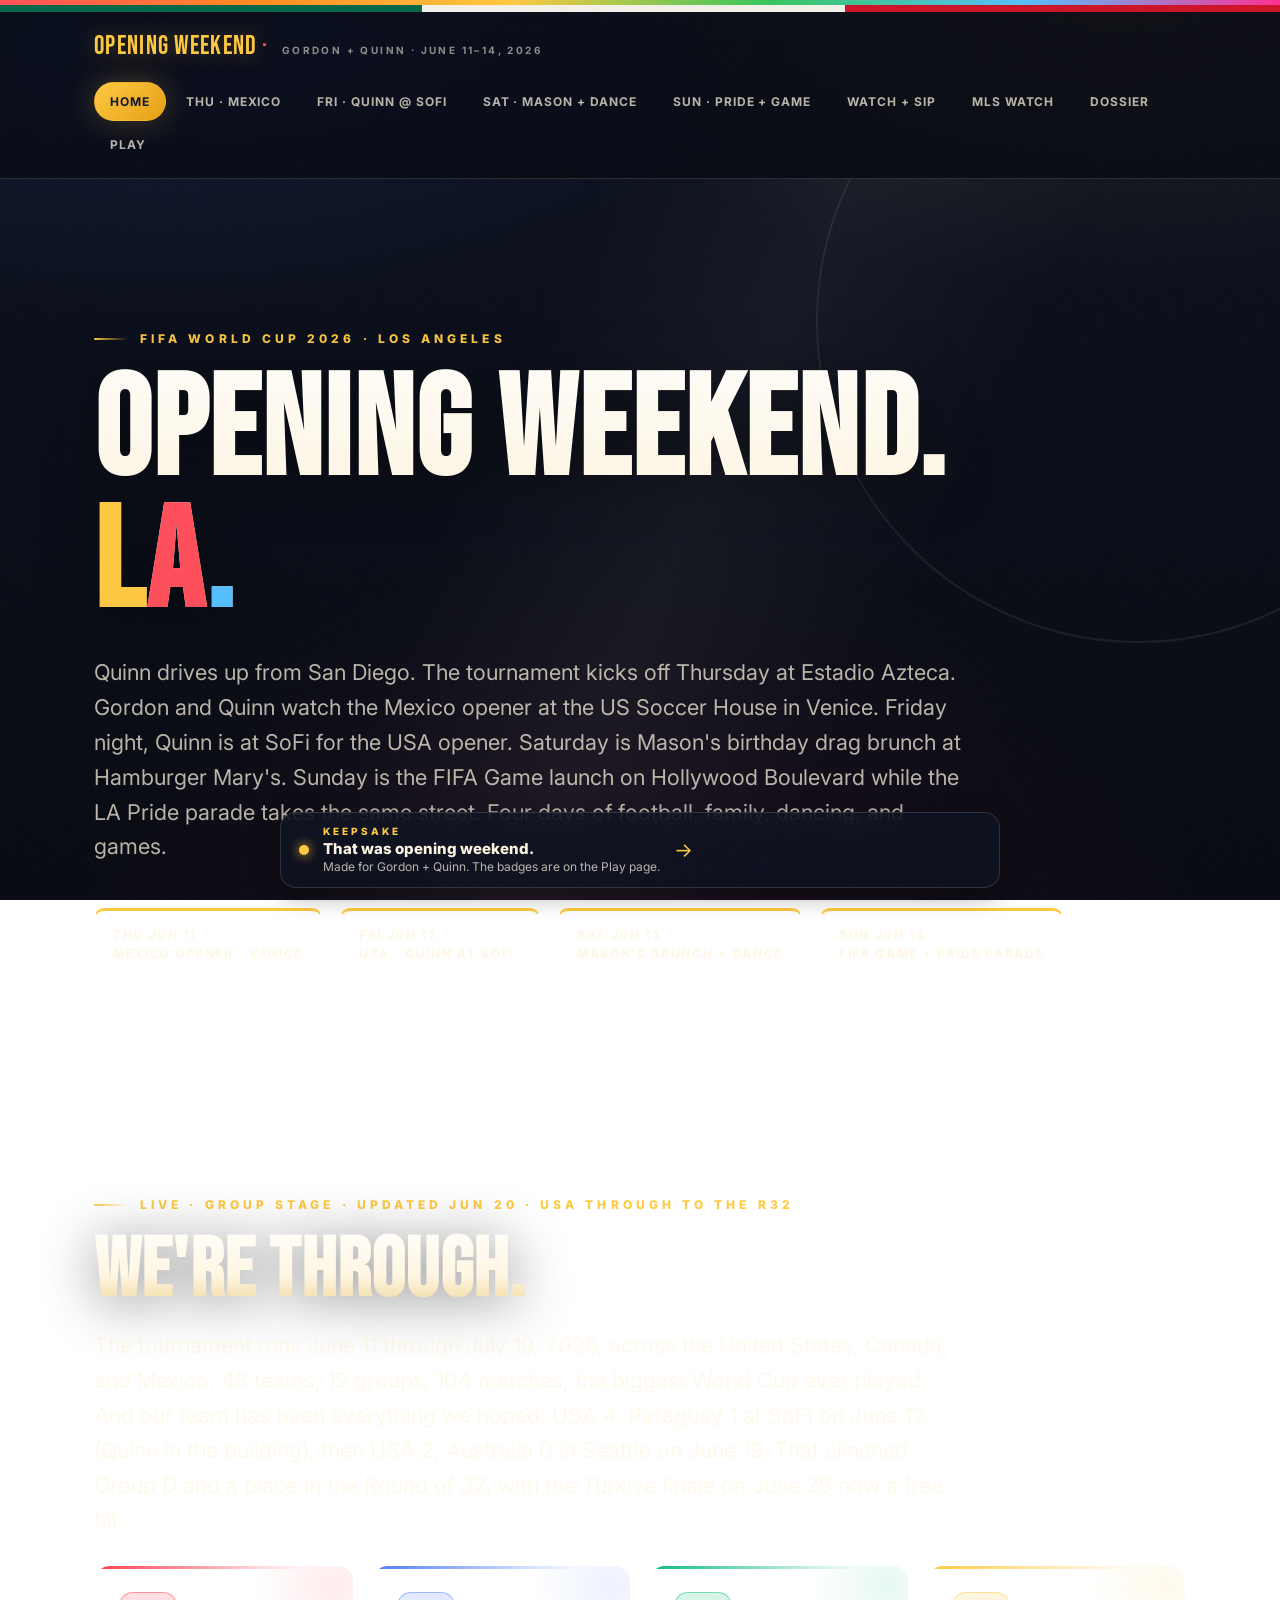
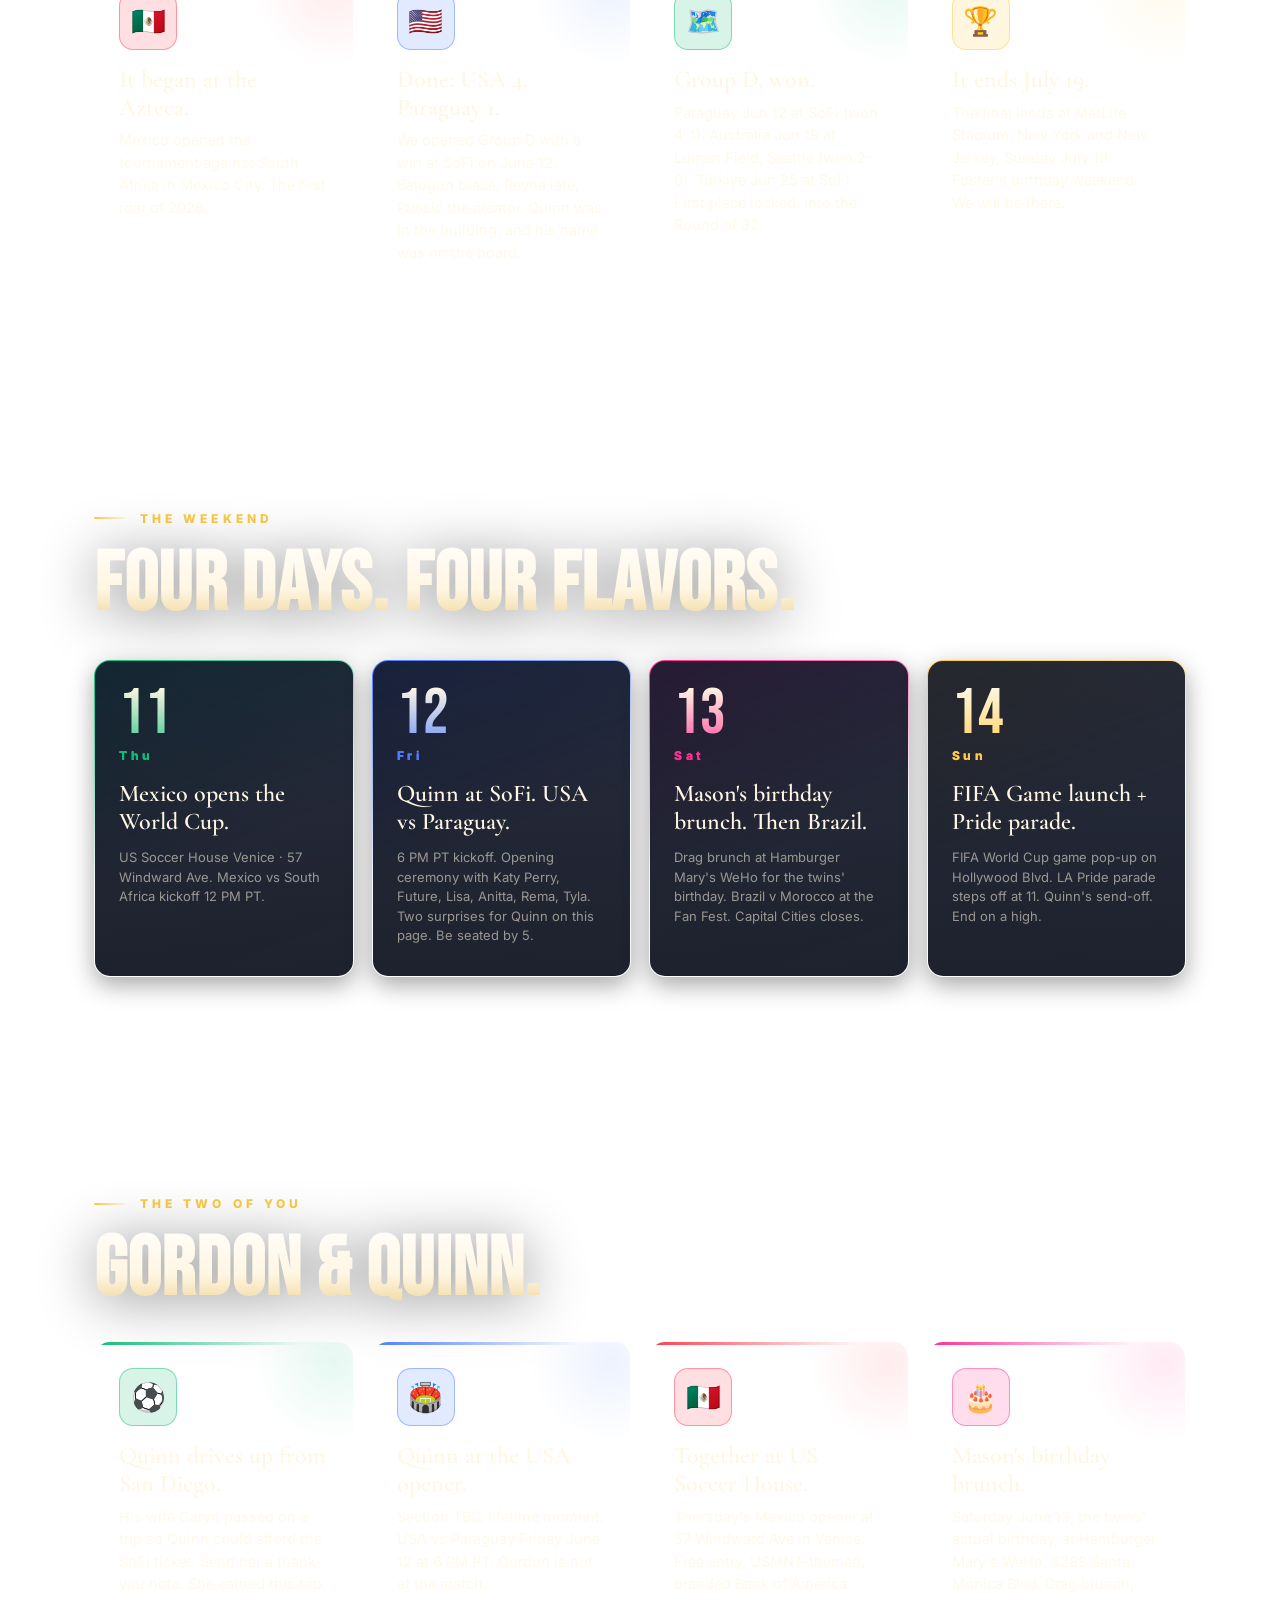
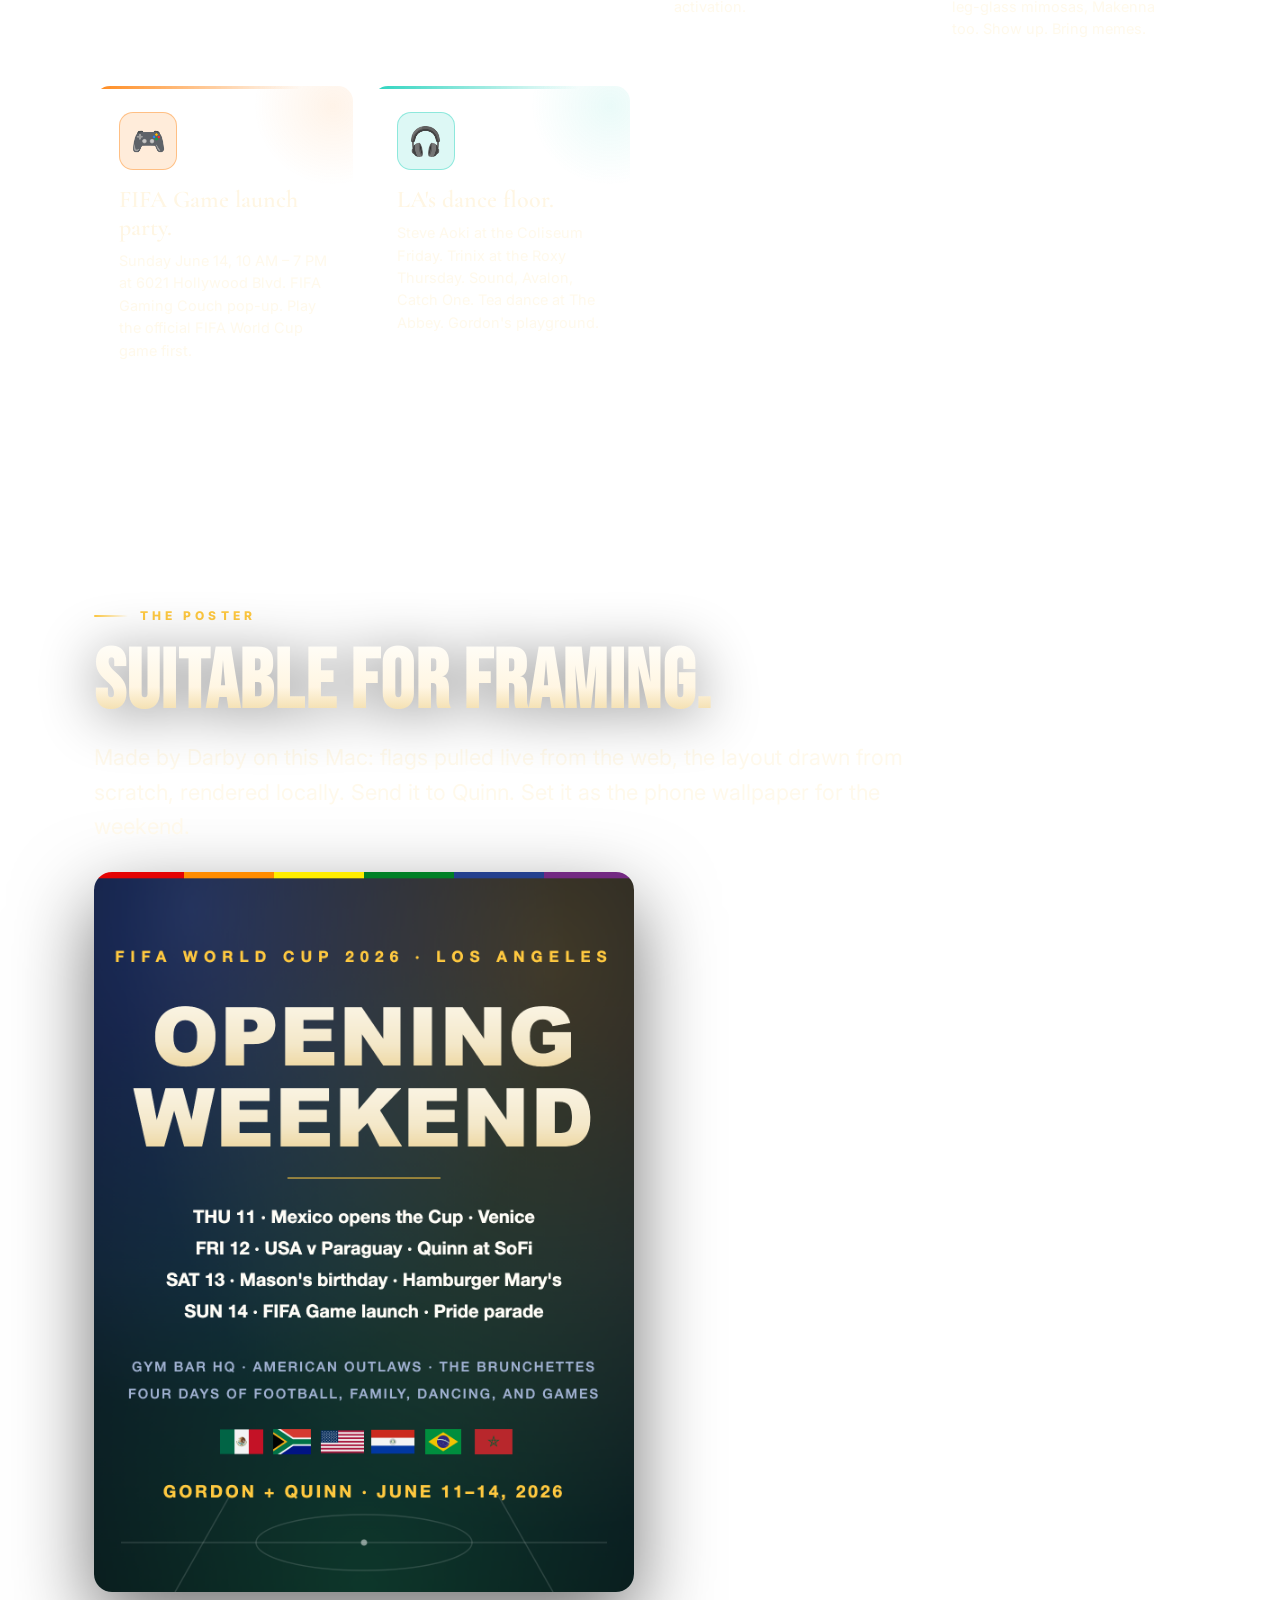
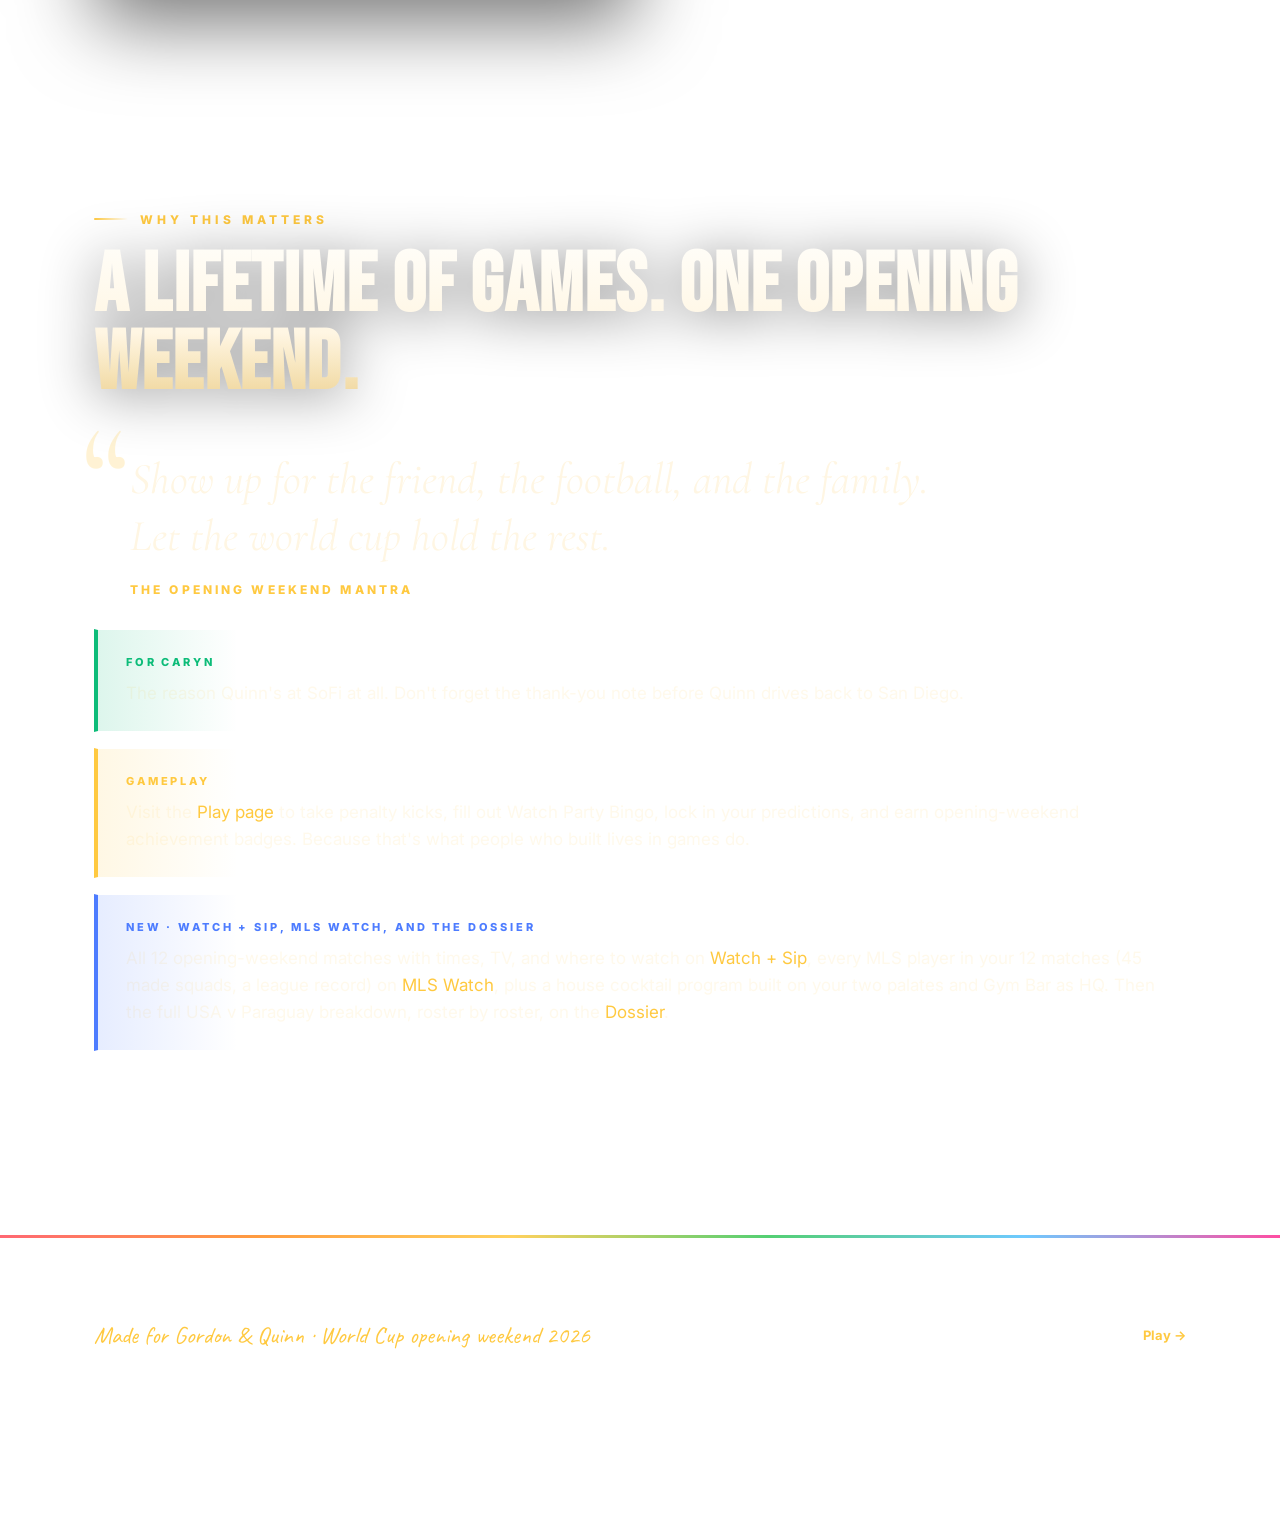
<file: index.html>
<!DOCTYPE html>
<html lang="en">
<head>
<meta charset="utf-8">
<meta name="viewport" content="width=device-width, initial-scale=1">
<title>Opening Weekend, LA · Gordon + Quinn · World Cup 2026</title>
<link rel="preconnect" href="https://fonts.googleapis.com">
<link rel="preconnect" href="https://fonts.gstatic.com" crossorigin>
<link href="https://fonts.googleapis.com/css2?family=Bebas+Neue&family=Caveat:wght@400;700&family=Cormorant+Garamond:wght@500;600&family=Inter:wght@400;500;600;700;800&display=swap" rel="stylesheet">
<link rel="stylesheet" href="styles.css">
</head>
<body>

<div class="rainbow-bar"></div>
<div class="flag-bar"></div>

<header class="masthead">
  <div class="wrap">
    <a class="brand" href="index.html">Opening Weekend<span class="dot">·</span><span class="sub">Gordon + Quinn · June 11–14, 2026</span></a>
    <nav class="primary">
      <a href="index.html" class="current">Home</a>
      <a href="thursday.html">Thu · Mexico</a>
      <a href="friday.html">Fri · Quinn @ SoFi</a>
      <a href="saturday.html">Sat · Mason + Dance</a>
      <a href="sunday.html">Sun · Pride + Game</a>
      <a href="watch.html">Watch + Sip</a>
      <a href="mls.html">MLS Watch</a>
      <a href="showdown.html">Dossier</a>
      <a href="play.html">Play</a>
    </nav>
  </div>
</header>

<section class="hero">
  <div class="wrap">
    <div class="eyebrow">FIFA World Cup 2026 · Los Angeles</div>
    <h1 class="display">Opening Weekend.<br><span class="accent">L</span><span class="vermilion">A</span><span class="skyblue">.</span></h1>
    <p class="lede" style="margin-top: 24px;">Quinn drives up from San Diego. The tournament kicks off Thursday at Estadio Azteca. Gordon and Quinn watch the Mexico opener at the US Soccer House in Venice. Friday night, Quinn is at SoFi for the USA opener. Saturday is Mason's birthday drag brunch at Hamburger Mary's. Sunday is the FIFA Game launch on Hollywood Boulevard while the LA Pride parade takes the same street. Four days of football, family, dancing, and games.</p>
    <div class="hero-meta">
      <div>Thu Jun 11<br>Mexico opener · Venice</div>
      <div>Fri Jun 12<br>USA · Quinn at SoFi</div>
      <div>Sat Jun 13<br>Mason's brunch + dance</div>
      <div>Sun Jun 14<br>FIFA Game + Pride parade</div>
    </div>
  </div>
</section>

<section class="section">
  <div class="wrap">
    <div class="eyebrow">Live · Group Stage · Updated Jun 20 · USA through to the R32</div>
    <h2 class="display">We're through.</h2>
    <p class="lede" style="margin-top: 18px;">The tournament runs June 11 through July 19, 2026, across the United States, Canada, and Mexico. 48 teams, 12 groups, 104 matches, the biggest World Cup ever played. And our team has been everything we hoped: USA 4, Paraguay 1 at SoFi on June 12 (Quinn in the building), then USA 2, Australia 0 in Seattle on June 19. That clinched Group D and a place in the Round of 32, with the Türkiye finale on June 25 now a free hit.</p>
    <div class="cards-grid" style="margin-top: 28px;">
      <div class="fact-card red">
        <div class="icon">🇲🇽</div>
        <h4>It began at the Azteca.</h4>
        <p>Mexico opened the tournament against South Africa in Mexico City. The first roar of 2026.</p>
      </div>
      <div class="fact-card blue">
        <div class="icon">🇺🇸</div>
        <h4>Done: USA 4, Paraguay 1.</h4>
        <p>We opened Group D with a win at SoFi on June 12. Balogun brace, Reyna late, Pulisic the creator. Quinn was in the building, and his name was on the board.</p>
      </div>
      <div class="fact-card green">
        <div class="icon">🗺️</div>
        <h4>Group D, won.</h4>
        <p>Paraguay Jun 12 at SoFi (won 4-1). Australia Jun 19 at Lumen Field, Seattle (won 2-0). Türkiye Jun 25 at SoFi. First place locked, into the Round of 32.</p>
      </div>
      <div class="fact-card gold">
        <div class="icon">🏆</div>
        <h4>It ends July 19.</h4>
        <p>The final lands at MetLife Stadium, New York and New Jersey, Sunday July 19. Foster's birthday weekend. We will be there.</p>
      </div>
    </div>
  </div>
</section>

<section class="section">
  <div class="wrap">
    <div class="eyebrow">The Weekend</div>
    <h2 class="display">Four days. Four flavors.</h2>
    <div class="days-grid">
      <a class="day-card" href="thursday.html">
        <div class="date">11<span class="weekday">Thu</span></div>
        <div class="title">Mexico opens the World Cup.</div>
        <div class="tag">US Soccer House Venice · 57 Windward Ave. Mexico vs South Africa kickoff 12 PM PT.</div>
      </a>
      <a class="day-card fri" href="friday.html">
        <div class="date">12<span class="weekday">Fri</span></div>
        <div class="title">Quinn at SoFi. USA vs Paraguay.</div>
        <div class="tag">6 PM PT kickoff. Opening ceremony with Katy Perry, Future, Lisa, Anitta, Rema, Tyla. Two surprises for Quinn on this page. Be seated by 5.</div>
      </a>
      <a class="day-card sat" href="saturday.html">
        <div class="date">13<span class="weekday">Sat</span></div>
        <div class="title">Mason's birthday brunch. Then Brazil.</div>
        <div class="tag">Drag brunch at Hamburger Mary's WeHo for the twins' birthday. Brazil v Morocco at the Fan Fest. Capital Cities closes.</div>
      </a>
      <a class="day-card sun" href="sunday.html">
        <div class="date">14<span class="weekday">Sun</span></div>
        <div class="title">FIFA Game launch + Pride parade.</div>
        <div class="tag">FIFA World Cup game pop-up on Hollywood Blvd. LA Pride parade steps off at 11. Quinn's send-off. End on a high.</div>
      </a>
    </div>
  </div>
</section>

<section class="section">
  <div class="wrap">
    <div class="eyebrow">The two of you</div>
    <h2 class="display">Gordon &amp; Quinn.</h2>
    <div class="cards-grid">
      <div class="fact-card green">
        <div class="icon">⚽</div>
        <h4>Quinn drives up from San Diego.</h4>
        <p>His wife Caryn passed on a trip so Quinn could afford the SoFi ticket. Send her a thank-you note. She earned this trip.</p>
      </div>
      <div class="fact-card blue">
        <div class="icon">🏟️</div>
        <h4>Quinn at the USA opener.</h4>
        <p>Section TBD, lifetime moment. USA vs Paraguay Friday June 12 at 6 PM PT. Gordon is not at the match.</p>
      </div>
      <div class="fact-card red">
        <div class="icon">🇲🇽</div>
        <h4>Together at US Soccer House.</h4>
        <p>Thursday's Mexico opener at 57 Windward Ave in Venice. Free entry, USMNT-themed, branded Bank of America activation.</p>
      </div>
      <div class="fact-card magenta">
        <div class="icon">🎂</div>
        <h4>Mason's birthday brunch.</h4>
        <p>Saturday June 13, the twins' actual birthday, at Hamburger Mary's WeHo, 8288 Santa Monica Blvd. Drag brunch, leg-glass mimosas, Makenna too. Show up. Bring memes.</p>
      </div>
      <div class="fact-card orange">
        <div class="icon">🎮</div>
        <h4>FIFA Game launch party.</h4>
        <p>Sunday June 14, 10 AM – 7 PM at 6021 Hollywood Blvd. FIFA Gaming Couch pop-up. Play the official FIFA World Cup game first.</p>
      </div>
      <div class="fact-card teal">
        <div class="icon">🎧</div>
        <h4>LA's dance floor.</h4>
        <p>Steve Aoki at the Coliseum Friday. Trinix at the Roxy Thursday. Sound, Avalon, Catch One. Tea dance at The Abbey. Gordon's playground.</p>
      </div>
    </div>
  </div>
</section>

<section class="section">
  <div class="wrap">
    <div class="eyebrow">The poster</div>
    <h2 class="display">Suitable for framing.</h2>
    <p class="lede" style="margin-top: 18px;">Made by Darby on this Mac: flags pulled live from the web, the layout drawn from scratch, rendered locally. Send it to Quinn. Set it as the phone wallpaper for the weekend.</p>
    <p style="margin-top: 28px;"><img src="assets/poster.png" alt="Opening Weekend LA poster: FIFA World Cup 2026, Gordon + Quinn, June 11 to 14" style="width: 100%; max-width: 540px; border-radius: 18px; box-shadow: 0 30px 80px rgba(0,0,0,0.55); display: block;"></p>
  </div>
</section>

<section class="section">
  <div class="wrap">
    <div class="eyebrow">Why this matters</div>
    <h2 class="display">A lifetime of games. One opening weekend.</h2>
    <div class="quote">
      Show up for the friend, the football, and the family. Let the world cup hold the rest.
      <span class="attr">The opening weekend mantra</span>
    </div>
    <div class="callout green">
      <div class="label">For Caryn</div>
      <p>The reason Quinn's at SoFi at all. Don't forget the thank-you note before Quinn drives back to San Diego.</p>
    </div>
    <div class="callout gold" style="margin-top: 16px;">
      <div class="label">Gameplay</div>
      <p>Visit the <a href="play.html">Play page</a> to take penalty kicks, fill out Watch Party Bingo, lock in your predictions, and earn opening-weekend achievement badges. Because that's what people who built lives in games do.</p>
    </div>
    <div class="callout blue" style="margin-top: 16px;">
      <div class="label">New · Watch + Sip, MLS Watch, and the Dossier</div>
      <p>All 12 opening-weekend matches with times, TV, and where to watch on <a href="watch.html">Watch + Sip</a>, every MLS player in your 12 matches (45 made squads, a league record) on <a href="mls.html">MLS Watch</a>, plus a house cocktail program built on your two palates and Gym Bar as HQ. Then the full USA v Paraguay breakdown, roster by roster, on the <a href="showdown.html">Dossier</a>.</p>
    </div>
  </div>
</section>

<footer class="site">
  <div class="wrap">
    <div class="made">Made for Gordon &amp; Quinn · World Cup opening weekend 2026</div>
    <div><a href="play.html">Play →</a></div>
  </div>
</footer>

<script src="companion.js" defer></script>
</body>
</html>
</file>
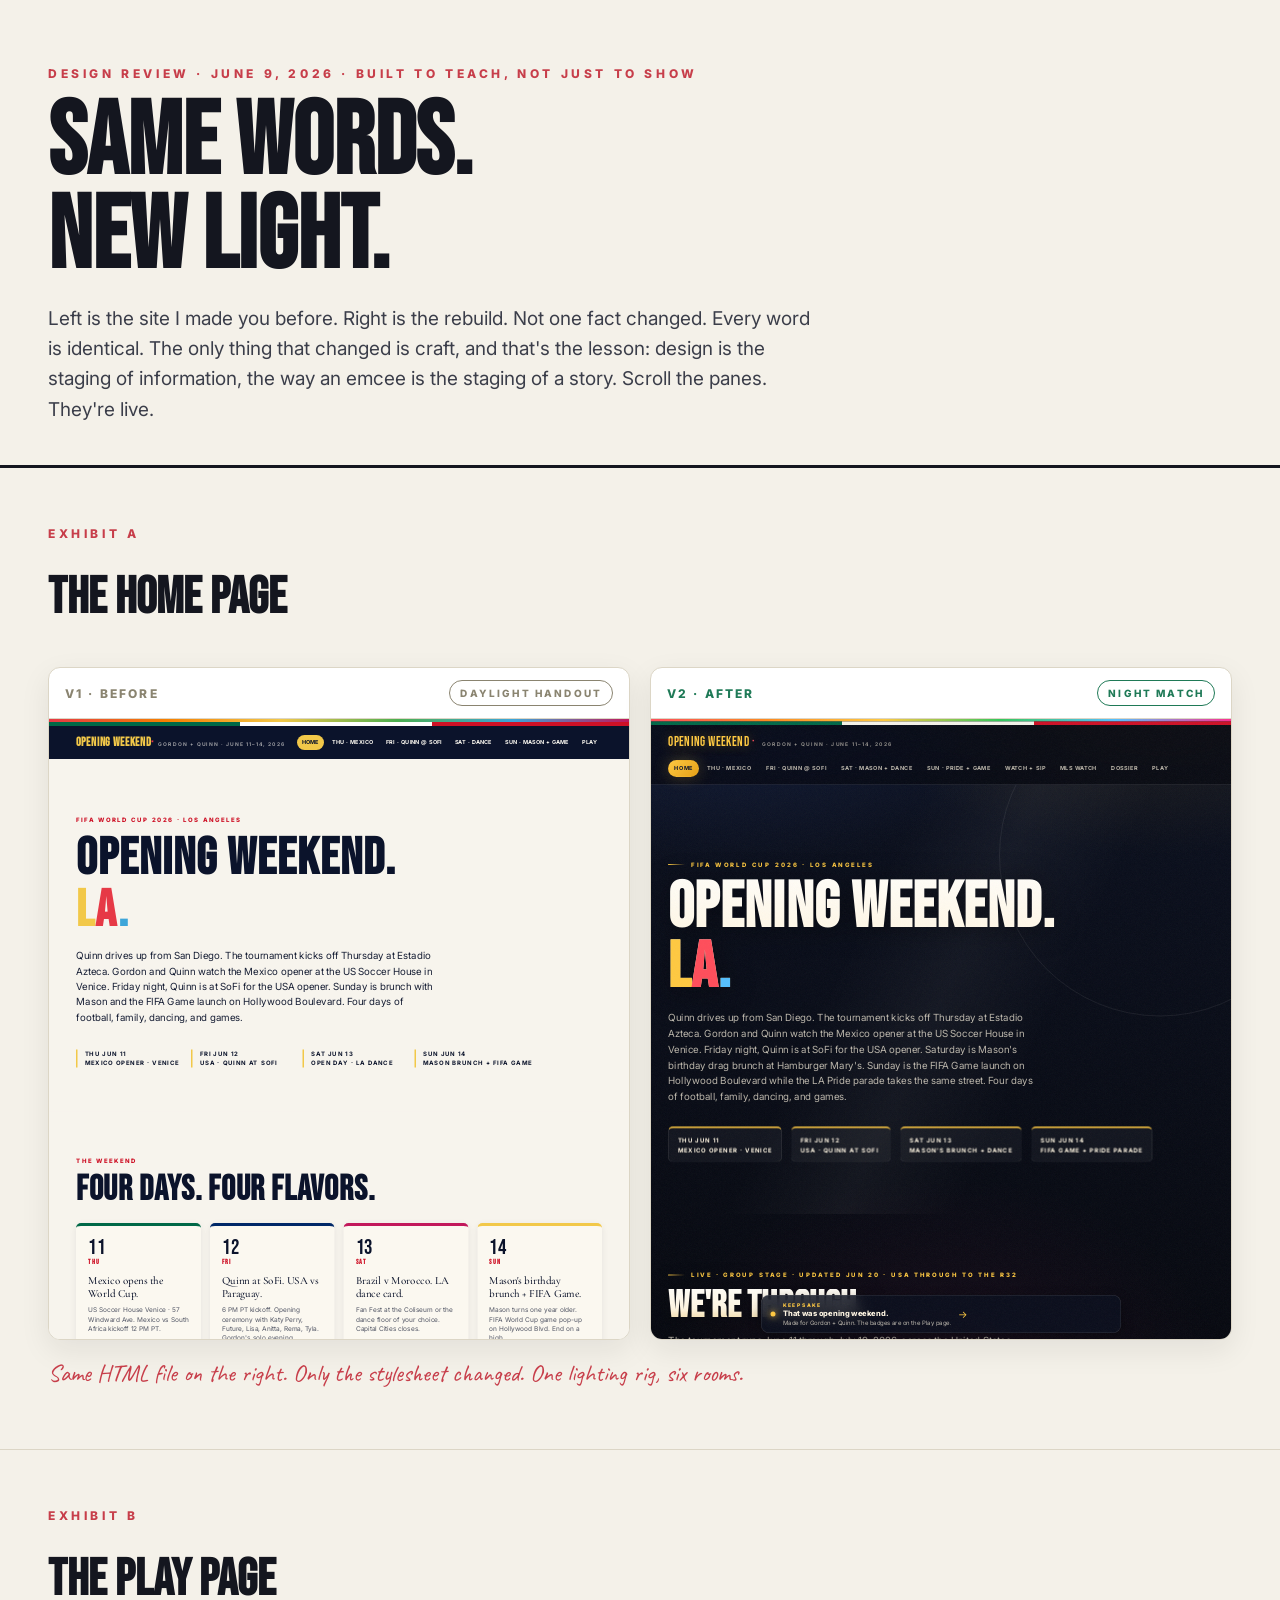
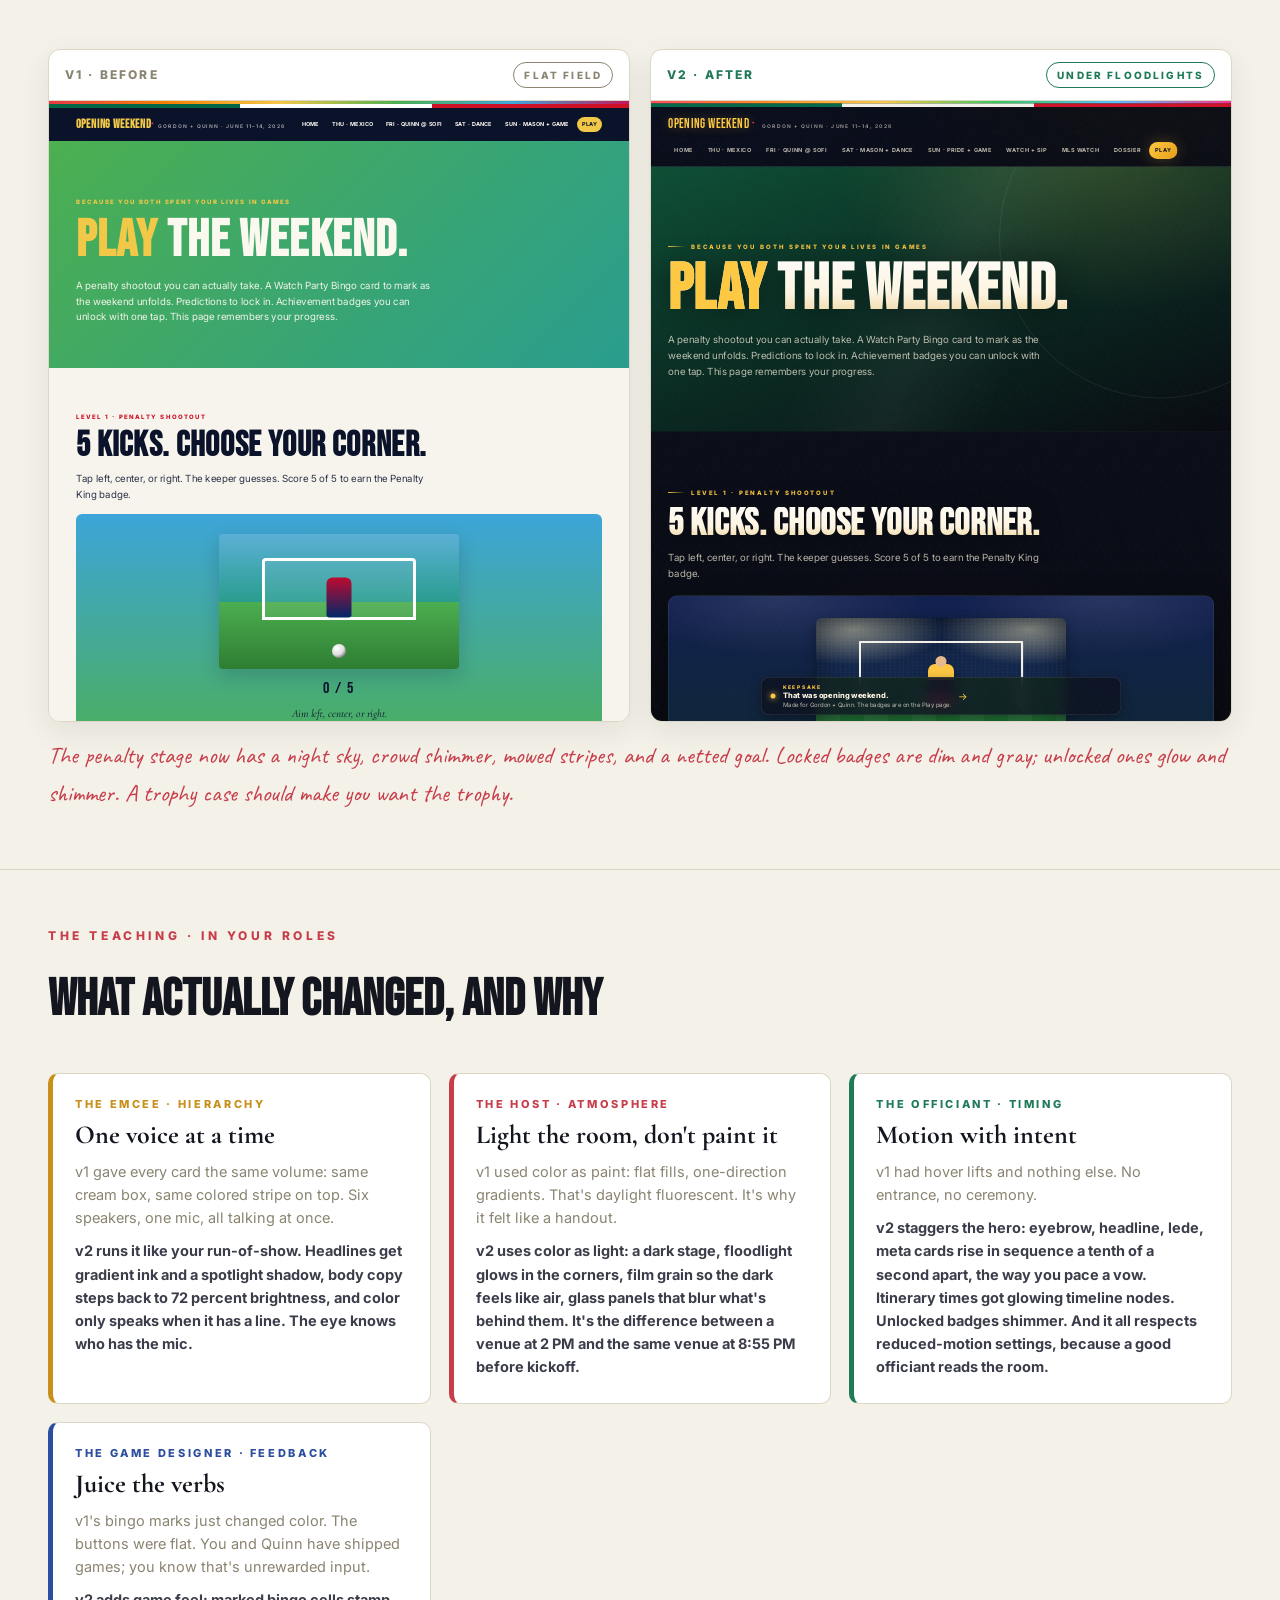
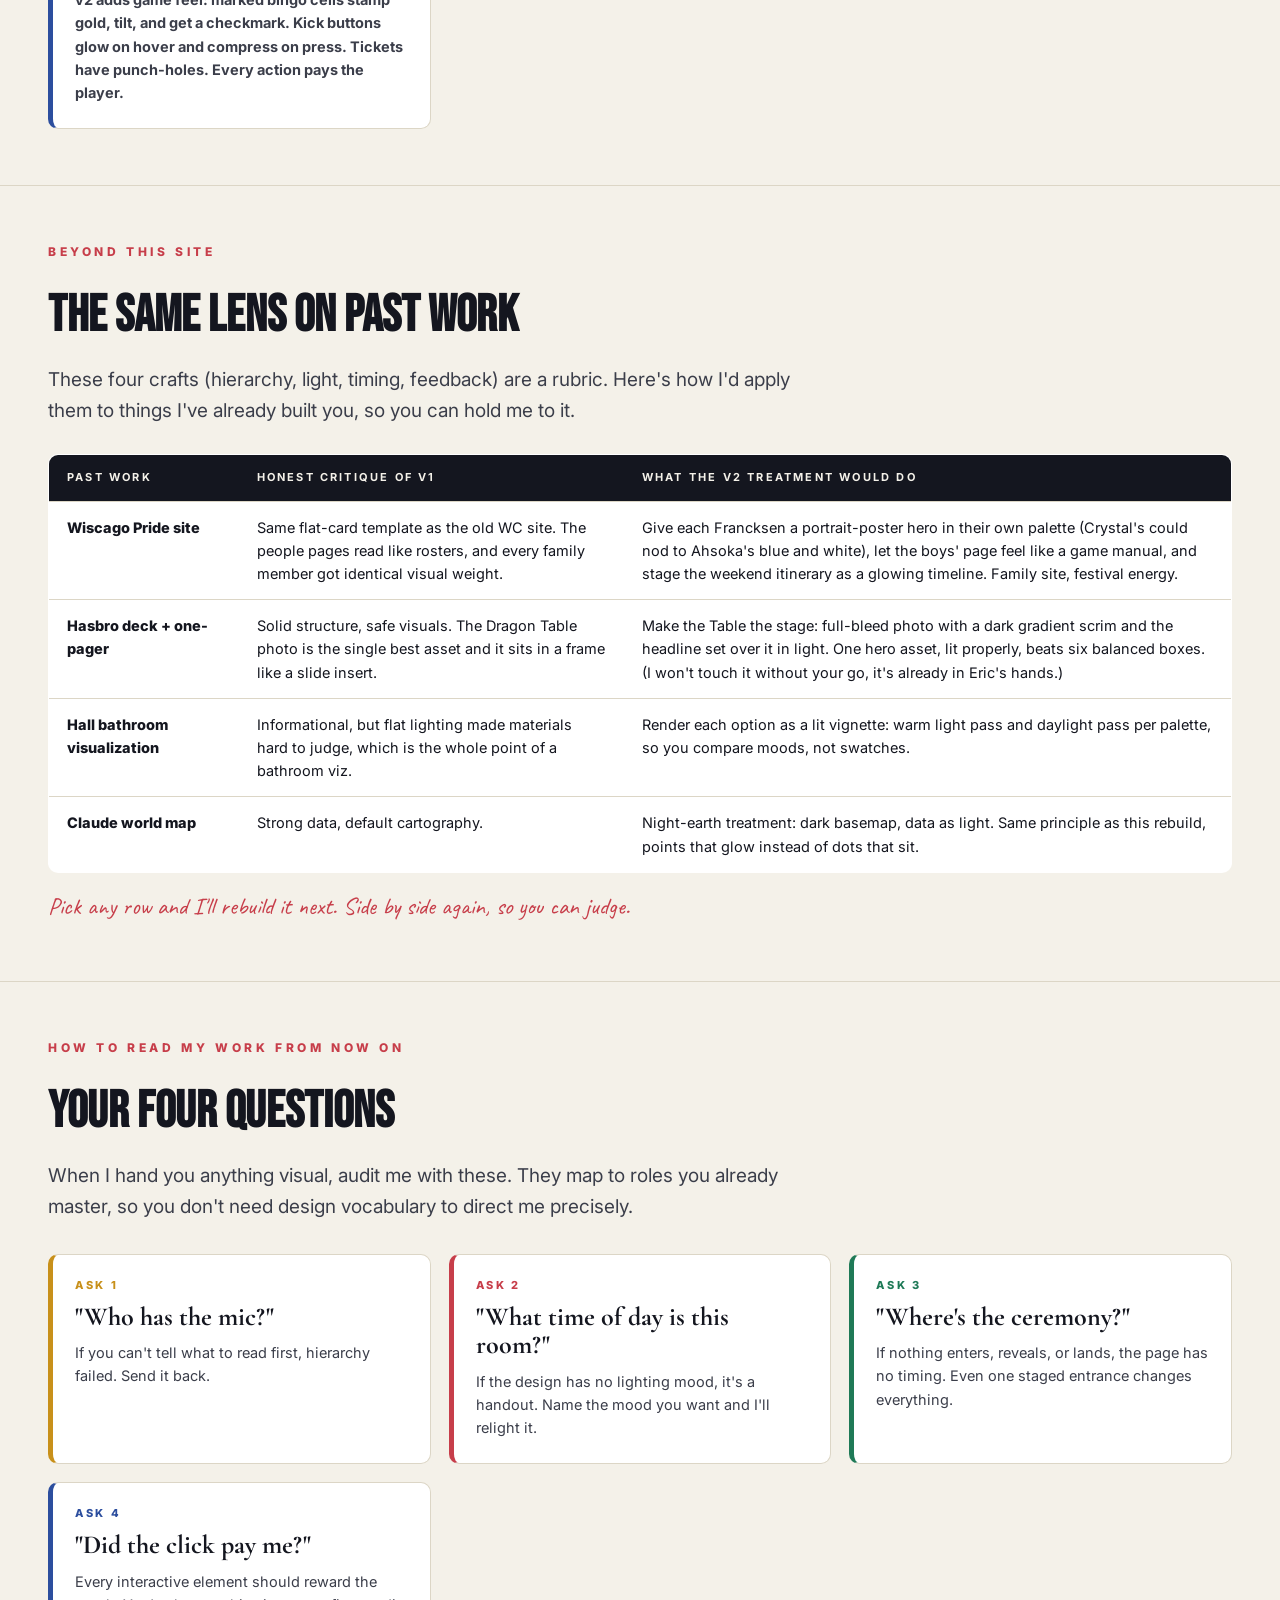
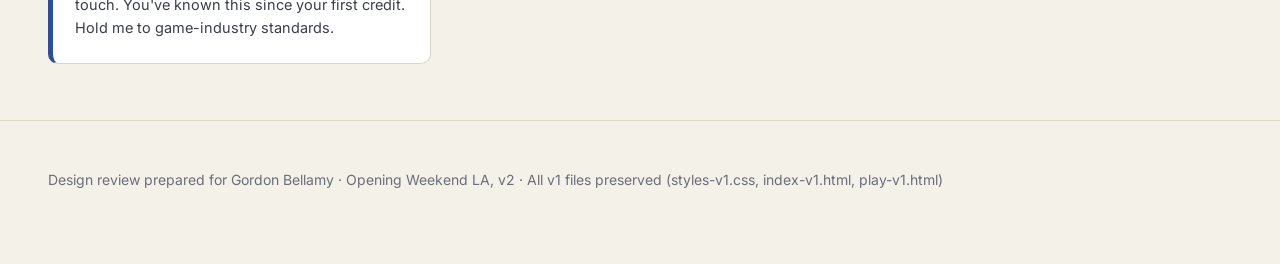
<file: compare.html>
<!DOCTYPE html>
<html lang="en">
<head>
<meta charset="utf-8">
<meta name="viewport" content="width=device-width, initial-scale=1">
<title>Design Review · v1 vs v2 · Opening Weekend LA</title>
<link href="https://fonts.googleapis.com/css2?family=Bebas+Neue&family=Caveat:wght@700&family=Cormorant+Garamond:ital@0;1&family=Inter:wght@400;600;700;800&display=swap" rel="stylesheet">
<style>
  :root {
    --ink: #14161F; --paper: #F4F1E9; --line: #DCD6C6;
    --gold: #C8901A; --red: #C73E4A; --green: #1F7A57; --blue: #2C4E9E;
  }
  * { box-sizing: border-box; margin: 0; padding: 0; }
  body { background: var(--paper); color: var(--ink); font-family: "Inter", system-ui, sans-serif; font-size: 16px; line-height: 1.6; }
  .wrap { max-width: 1240px; margin: 0 auto; padding: 0 28px; }
  header { padding: 64px 0 40px; border-bottom: 3px solid var(--ink); }
  .kicker { font-size: 12px; letter-spacing: 0.3em; text-transform: uppercase; font-weight: 800; color: var(--red); margin-bottom: 14px; }
  h1 { font-family: "Bebas Neue", sans-serif; font-size: clamp(48px, 8vw, 104px); line-height: 0.92; text-transform: uppercase; }
  h2 { font-family: "Bebas Neue", sans-serif; font-size: clamp(30px, 4vw, 52px); text-transform: uppercase; margin-bottom: 8px; }
  .lede { font-size: 19px; max-width: 64ch; margin-top: 18px; color: #3B3E4A; }
  section { padding: 56px 0; border-bottom: 1px solid var(--line); }

  .duo { display: grid; grid-template-columns: 1fr 1fr; gap: 20px; margin-top: 28px; }
  .pane { background: #FFF; border: 1px solid var(--line); border-radius: 12px; overflow: hidden; box-shadow: 0 10px 30px rgba(20,22,31,0.08); }
  .pane .tab { display: flex; justify-content: space-between; align-items: center; padding: 12px 16px; font-size: 12px; letter-spacing: 0.18em; text-transform: uppercase; font-weight: 800; border-bottom: 1px solid var(--line); }
  .pane.old .tab { color: #8A8470; }
  .pane.new .tab { color: var(--green); }
  .pane .tab .chip { font-size: 10px; padding: 4px 10px; border-radius: 999px; border: 1px solid currentColor; }
  .pane iframe { width: 200%; height: 1240px; border: 0; transform: scale(0.5); transform-origin: 0 0; display: block; }
  .pane .frame-box { height: 620px; overflow: hidden; }

  .note { font-family: "Caveat", cursive; font-size: 24px; color: var(--red); margin-top: 14px; }

  .lessons { display: grid; grid-template-columns: repeat(auto-fit, minmax(290px, 1fr)); gap: 18px; margin-top: 32px; }
  .lesson { background: #FFF; border: 1px solid var(--line); border-left: 5px solid var(--gold); border-radius: 10px; padding: 22px 22px 24px; }
  .lesson.red { border-left-color: var(--red); }
  .lesson.green { border-left-color: var(--green); }
  .lesson.blue { border-left-color: var(--blue); }
  .lesson .role { font-size: 11px; letter-spacing: 0.24em; text-transform: uppercase; font-weight: 800; color: var(--gold); margin-bottom: 8px; }
  .lesson.red .role { color: var(--red); }
  .lesson.green .role { color: var(--green); }
  .lesson.blue .role { color: var(--blue); }
  .lesson h3 { font-family: "Cormorant Garamond", Georgia, serif; font-size: 26px; line-height: 1.1; margin-bottom: 10px; }
  .lesson p { font-size: 14.5px; color: #3B3E4A; }
  .lesson p + p { margin-top: 10px; }
  .lesson .was { color: #8A8470; }
  .lesson .now { font-weight: 700; }

  table { width: 100%; border-collapse: collapse; margin-top: 28px; background: #FFF; border: 1px solid var(--line); border-radius: 10px; overflow: hidden; }
  th, td { text-align: left; padding: 14px 18px; border-bottom: 1px solid var(--line); font-size: 14.5px; vertical-align: top; }
  th { font-size: 11px; letter-spacing: 0.2em; text-transform: uppercase; background: var(--ink); color: var(--paper); }
  td:first-child { font-weight: 800; width: 190px; }
  tr:last-child td { border-bottom: none; }

  footer { padding: 48px 0 72px; font-size: 14px; color: #6B6E7A; }
  @media (max-width: 900px) { .duo { grid-template-columns: 1fr; } }
</style>
</head>
<body>

<header>
  <div class="wrap">
    <div class="kicker">Design review · June 9, 2026 · Built to teach, not just to show</div>
    <h1>Same words.<br>New light.</h1>
    <p class="lede">Left is the site I made you before. Right is the rebuild. Not one fact changed. Every word is identical. The only thing that changed is craft, and that's the lesson: design is the staging of information, the way an emcee is the staging of a story. Scroll the panes. They're live.</p>
  </div>
</header>

<section>
  <div class="wrap">
    <div class="kicker">Exhibit A</div>
    <h2>The home page</h2>
    <div class="duo">
      <div class="pane old">
        <div class="tab">v1 · Before <span class="chip">Daylight handout</span></div>
        <div class="frame-box"><iframe src="index-v1.html" title="Old home page"></iframe></div>
      </div>
      <div class="pane new">
        <div class="tab">v2 · After <span class="chip">Night match</span></div>
        <div class="frame-box"><iframe src="index.html" title="New home page"></iframe></div>
      </div>
    </div>
    <p class="note">Same HTML file on the right. Only the stylesheet changed. One lighting rig, six rooms.</p>
  </div>
</section>

<section>
  <div class="wrap">
    <div class="kicker">Exhibit B</div>
    <h2>The play page</h2>
    <div class="duo">
      <div class="pane old">
        <div class="tab">v1 · Before <span class="chip">Flat field</span></div>
        <div class="frame-box"><iframe src="play-v1.html" title="Old play page"></iframe></div>
      </div>
      <div class="pane new">
        <div class="tab">v2 · After <span class="chip">Under floodlights</span></div>
        <div class="frame-box"><iframe src="play.html" title="New play page"></iframe></div>
      </div>
    </div>
    <p class="note">The penalty stage now has a night sky, crowd shimmer, mowed stripes, and a netted goal. Locked badges are dim and gray; unlocked ones glow and shimmer. A trophy case should make you want the trophy.</p>
  </div>
</section>

<section>
  <div class="wrap">
    <div class="kicker">The teaching · in your roles</div>
    <h2>What actually changed, and why</h2>
    <div class="lessons">
      <div class="lesson">
        <div class="role">The Emcee · Hierarchy</div>
        <h3>One voice at a time</h3>
        <p class="was">v1 gave every card the same volume: same cream box, same colored stripe on top. Six speakers, one mic, all talking at once.</p>
        <p class="now">v2 runs it like your run-of-show. Headlines get gradient ink and a spotlight shadow, body copy steps back to 72 percent brightness, and color only speaks when it has a line. The eye knows who has the mic.</p>
      </div>
      <div class="lesson red">
        <div class="role">The Host · Atmosphere</div>
        <h3>Light the room, don't paint it</h3>
        <p class="was">v1 used color as paint: flat fills, one-direction gradients. That's daylight fluorescent. It's why it felt like a handout.</p>
        <p class="now">v2 uses color as light: a dark stage, floodlight glows in the corners, film grain so the dark feels like air, glass panels that blur what's behind them. It's the difference between a venue at 2 PM and the same venue at 8:55 PM before kickoff.</p>
      </div>
      <div class="lesson green">
        <div class="role">The Officiant · Timing</div>
        <h3>Motion with intent</h3>
        <p class="was">v1 had hover lifts and nothing else. No entrance, no ceremony.</p>
        <p class="now">v2 staggers the hero: eyebrow, headline, lede, meta cards rise in sequence a tenth of a second apart, the way you pace a vow. Itinerary times got glowing timeline nodes. Unlocked badges shimmer. And it all respects reduced-motion settings, because a good officiant reads the room.</p>
      </div>
      <div class="lesson blue">
        <div class="role">The Game Designer · Feedback</div>
        <h3>Juice the verbs</h3>
        <p class="was">v1's bingo marks just changed color. The buttons were flat. You and Quinn have shipped games; you know that's unrewarded input.</p>
        <p class="now">v2 adds game feel: marked bingo cells stamp gold, tilt, and get a checkmark. Kick buttons glow on hover and compress on press. Tickets have punch-holes. Every action pays the player.</p>
      </div>
    </div>
  </div>
</section>

<section>
  <div class="wrap">
    <div class="kicker">Beyond this site</div>
    <h2>The same lens on past work</h2>
    <p class="lede" style="margin-top:0;">These four crafts (hierarchy, light, timing, feedback) are a rubric. Here's how I'd apply them to things I've already built you, so you can hold me to it.</p>
    <table>
      <tr><th>Past work</th><th>Honest critique of v1</th><th>What the v2 treatment would do</th></tr>
      <tr>
        <td>Wiscago Pride site</td>
        <td>Same flat-card template as the old WC site. The people pages read like rosters, and every family member got identical visual weight.</td>
        <td>Give each Francksen a portrait-poster hero in their own palette (Crystal's could nod to Ahsoka's blue and white), let the boys' page feel like a game manual, and stage the weekend itinerary as a glowing timeline. Family site, festival energy.</td>
      </tr>
      <tr>
        <td>Hasbro deck + one-pager</td>
        <td>Solid structure, safe visuals. The Dragon Table photo is the single best asset and it sits in a frame like a slide insert.</td>
        <td>Make the Table the stage: full-bleed photo with a dark gradient scrim and the headline set over it in light. One hero asset, lit properly, beats six balanced boxes. (I won't touch it without your go, it's already in Eric's hands.)</td>
      </tr>
      <tr>
        <td>Hall bathroom visualization</td>
        <td>Informational, but flat lighting made materials hard to judge, which is the whole point of a bathroom viz.</td>
        <td>Render each option as a lit vignette: warm light pass and daylight pass per palette, so you compare moods, not swatches.</td>
      </tr>
      <tr>
        <td>Claude world map</td>
        <td>Strong data, default cartography.</td>
        <td>Night-earth treatment: dark basemap, data as light. Same principle as this rebuild, points that glow instead of dots that sit.</td>
      </tr>
    </table>
    <p class="note">Pick any row and I'll rebuild it next. Side by side again, so you can judge.</p>
  </div>
</section>

<section>
  <div class="wrap">
    <div class="kicker">How to read my work from now on</div>
    <h2>Your four questions</h2>
    <p class="lede" style="margin-top:0;">When I hand you anything visual, audit me with these. They map to roles you already master, so you don't need design vocabulary to direct me precisely.</p>
    <div class="lessons">
      <div class="lesson"><div class="role">Ask 1</div><h3>"Who has the mic?"</h3><p>If you can't tell what to read first, hierarchy failed. Send it back.</p></div>
      <div class="lesson red"><div class="role">Ask 2</div><h3>"What time of day is this room?"</h3><p>If the design has no lighting mood, it's a handout. Name the mood you want and I'll relight it.</p></div>
      <div class="lesson green"><div class="role">Ask 3</div><h3>"Where's the ceremony?"</h3><p>If nothing enters, reveals, or lands, the page has no timing. Even one staged entrance changes everything.</p></div>
      <div class="lesson blue"><div class="role">Ask 4</div><h3>"Did the click pay me?"</h3><p>Every interactive element should reward the touch. You've known this since your first credit. Hold me to game-industry standards.</p></div>
    </div>
  </div>
</section>

<footer>
  <div class="wrap">Design review prepared for Gordon Bellamy · Opening Weekend LA, v2 · All v1 files preserved (styles-v1.css, index-v1.html, play-v1.html)</div>
</footer>

</body>
</html>
</file>
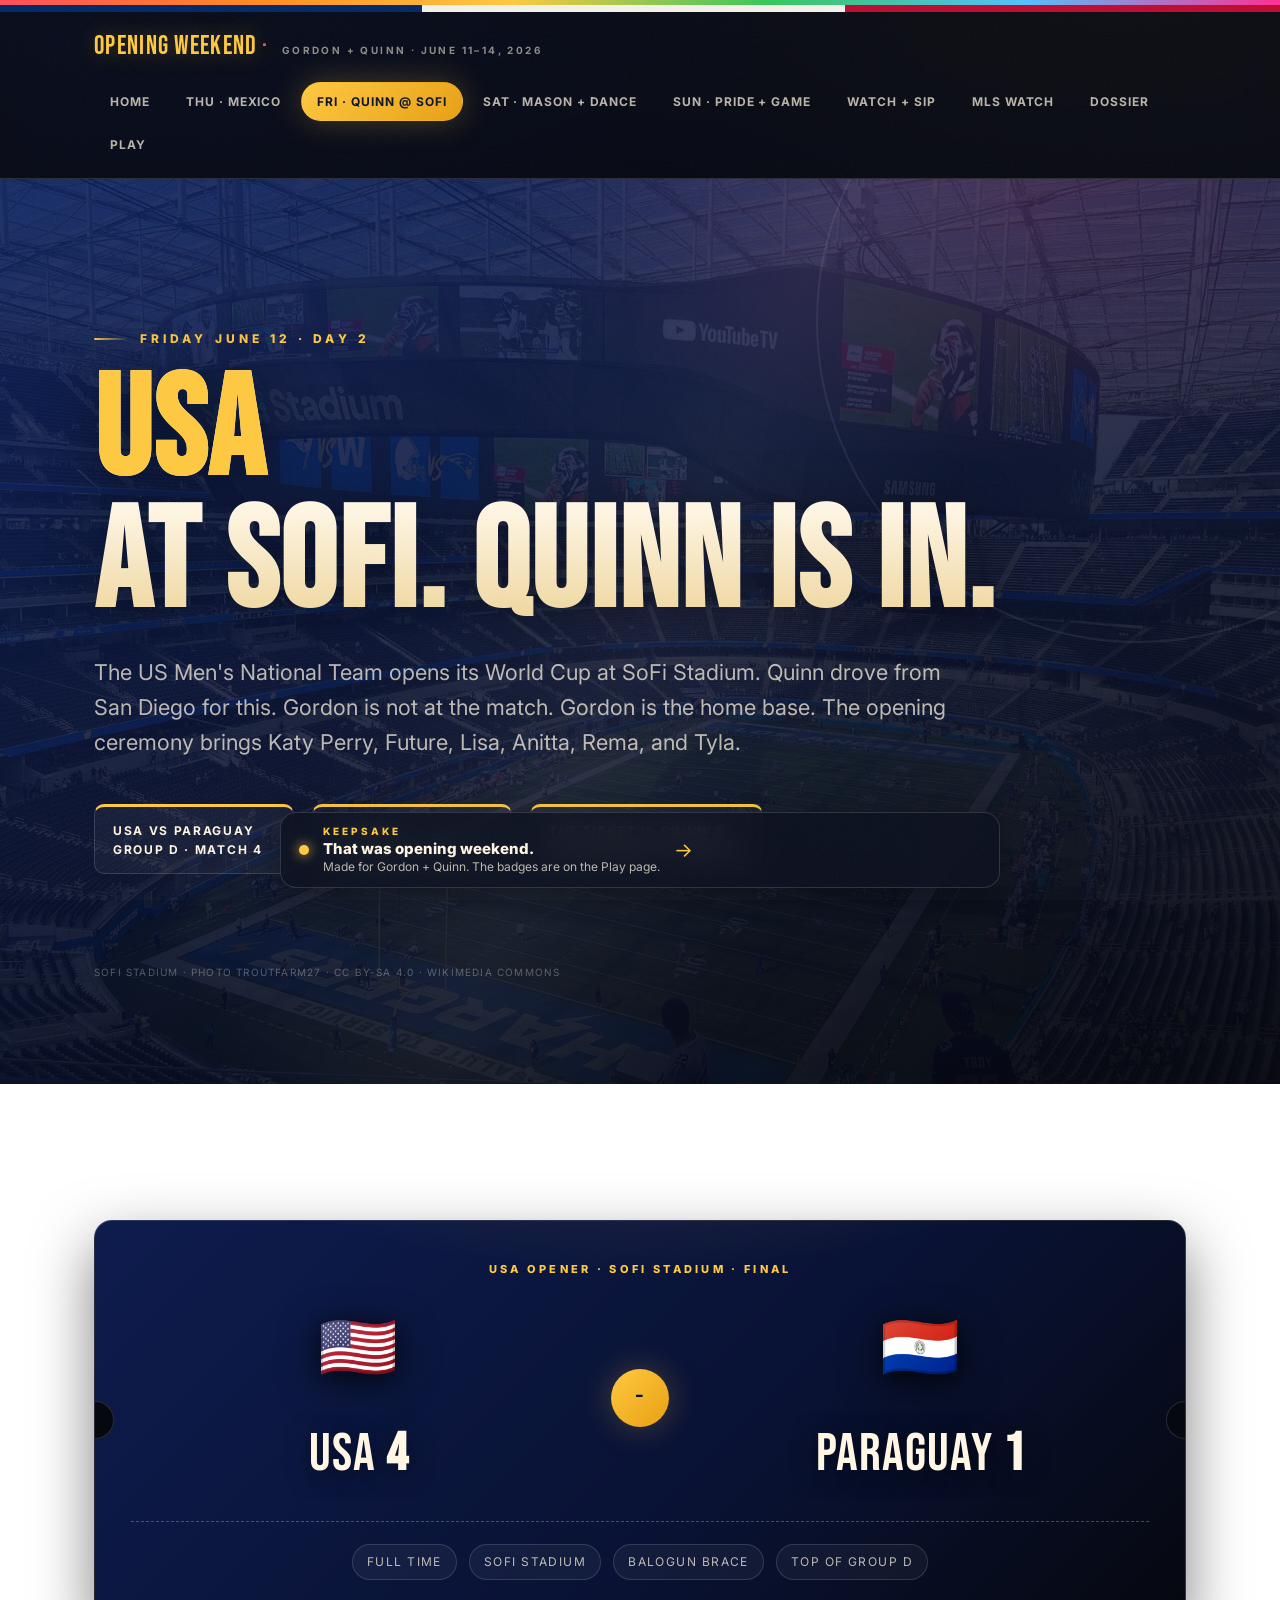
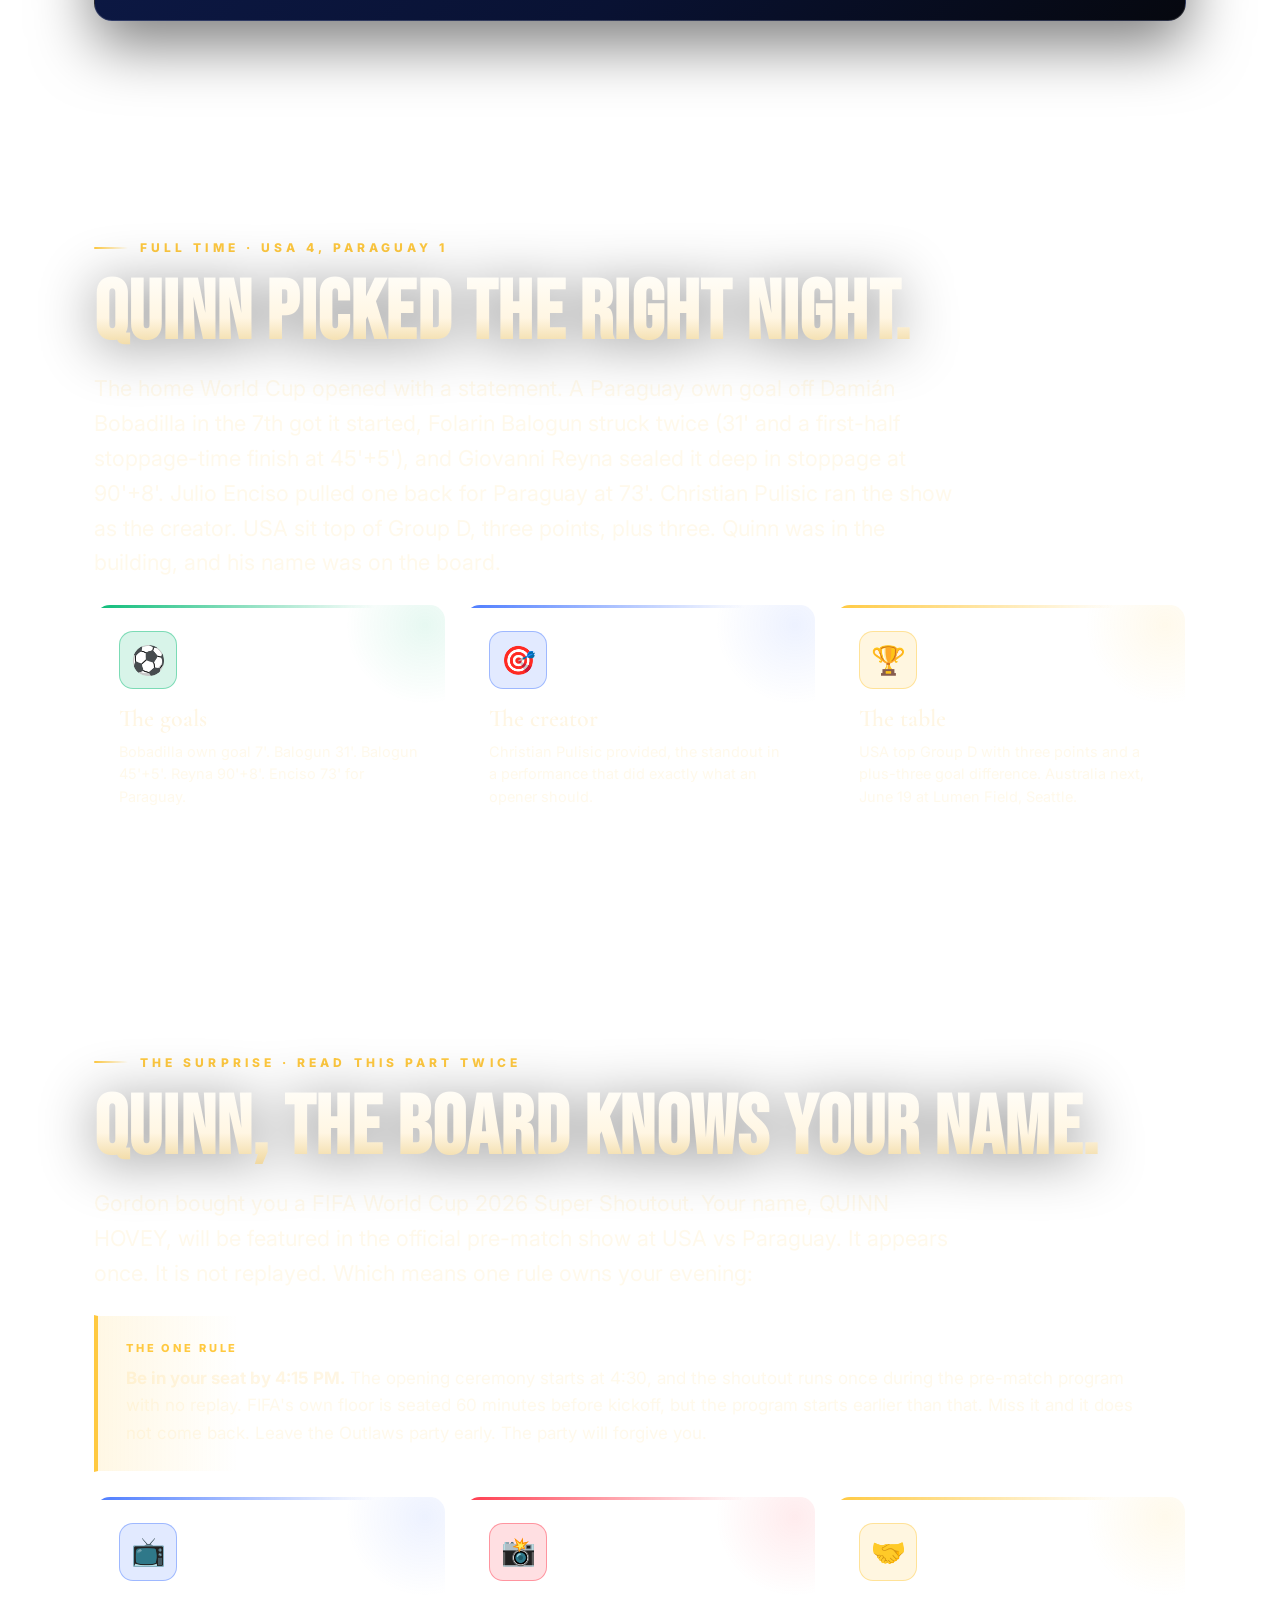
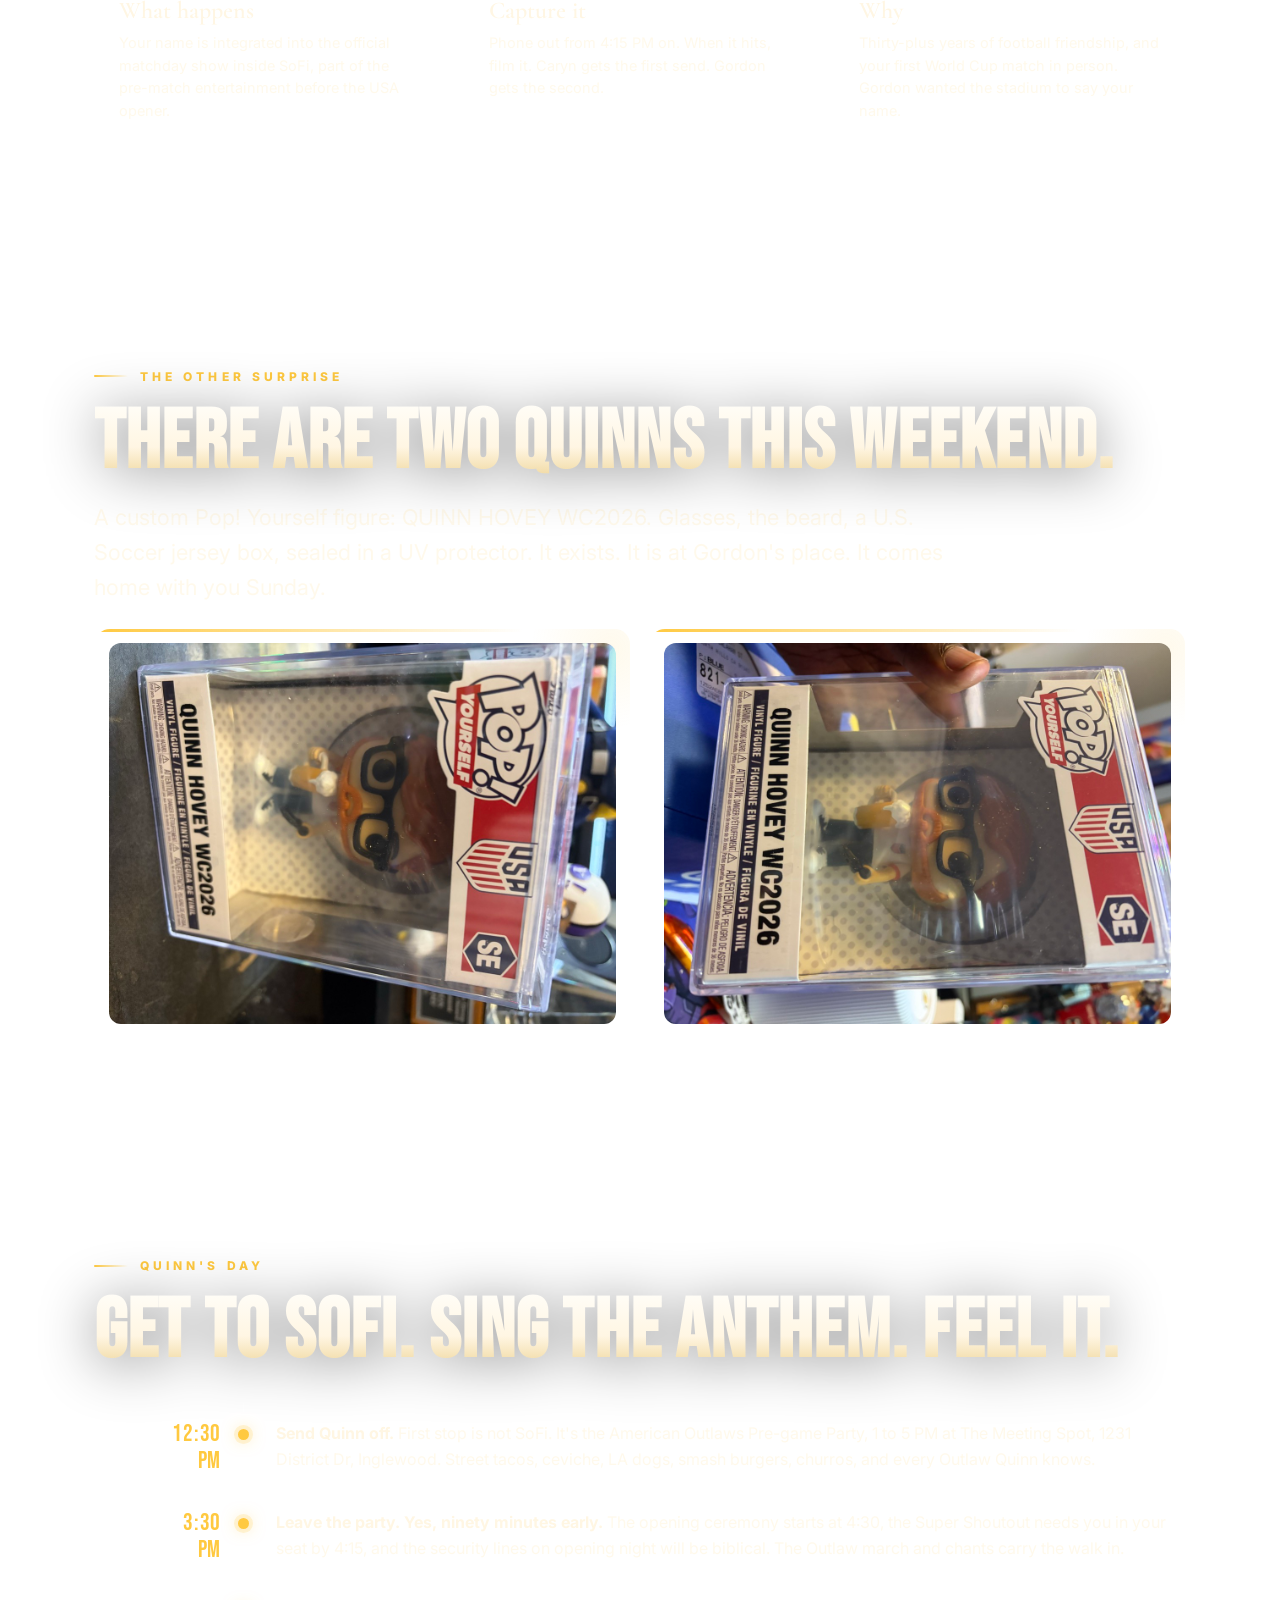
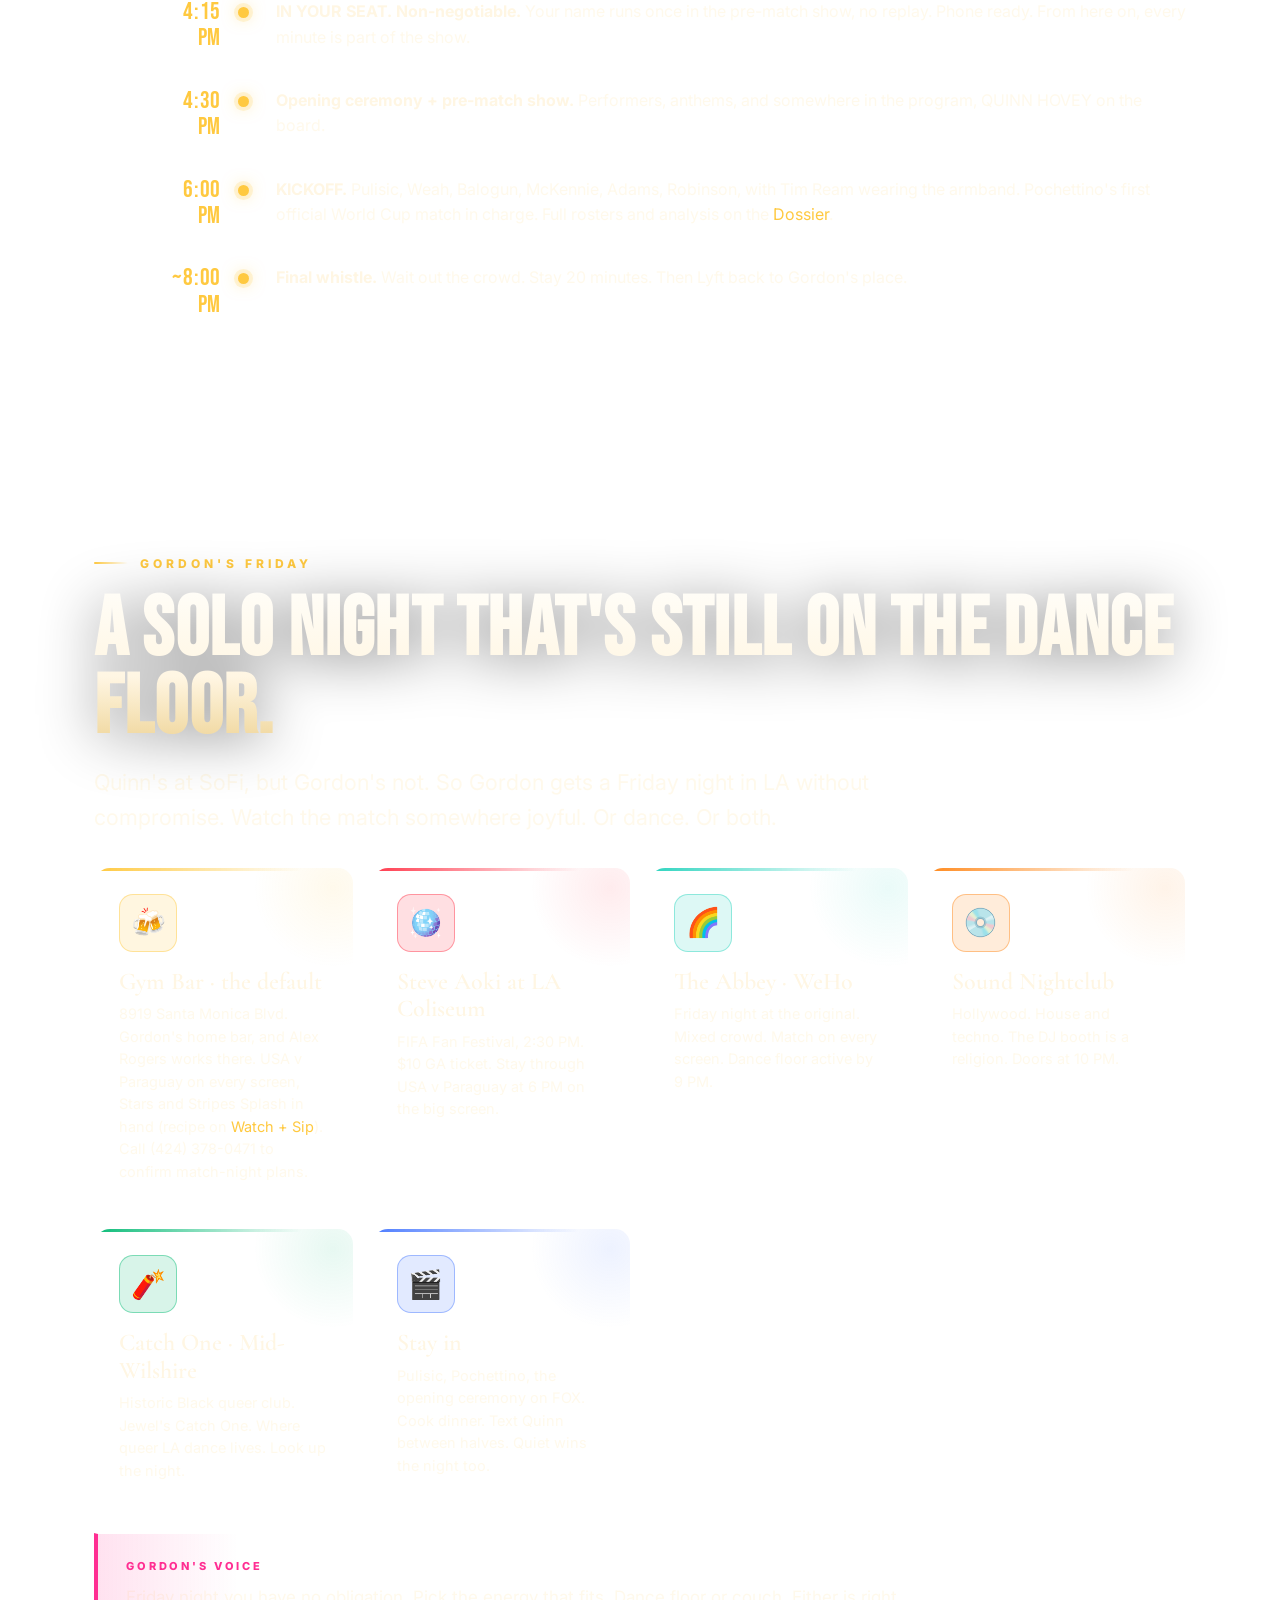
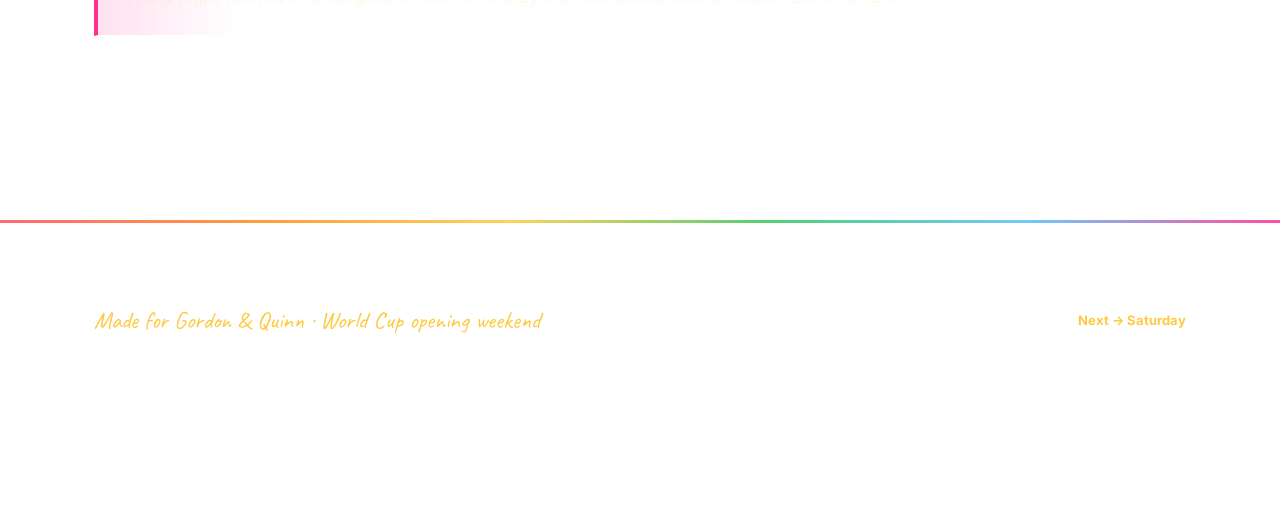
<file: friday.html>
<!DOCTYPE html>
<html lang="en">
<head>
<meta charset="utf-8">
<meta name="viewport" content="width=device-width, initial-scale=1">
<title>Friday · Quinn at SoFi · Opening Weekend LA</title>
<link href="https://fonts.googleapis.com/css2?family=Bebas+Neue&family=Caveat:wght@400;700&family=Cormorant+Garamond:wght@500;600&family=Inter:wght@400;500;600;700;800&display=swap" rel="stylesheet">
<link rel="stylesheet" href="styles.css">
</head>
<body>

<div class="rainbow-bar"></div>
<div class="flag-bar usa"></div>

<header class="masthead">
  <div class="wrap">
    <a class="brand" href="index.html">Opening Weekend<span class="dot">·</span><span class="sub">Gordon + Quinn · June 11–14, 2026</span></a>
    <nav class="primary">
      <a href="index.html">Home</a>
      <a href="thursday.html">Thu · Mexico</a>
      <a href="friday.html" class="current">Fri · Quinn @ SoFi</a>
      <a href="saturday.html">Sat · Mason + Dance</a>
      <a href="sunday.html">Sun · Pride + Game</a>
      <a href="watch.html">Watch + Sip</a>
      <a href="mls.html">MLS Watch</a>
      <a href="showdown.html">Dossier</a>
      <a href="play.html">Play</a>
    </nav>
  </div>
</header>

<section class="hero usa hero--photo" style="--hero-img:url('assets/sofi.jpg')">
  <div class="wrap">
    <div class="eyebrow" style="color: var(--gold);">Friday June 12 · Day 2</div>
    <h1 class="display"><span class="accent">USA</span><br>at SoFi. Quinn is in.</h1>
    <p class="lede" style="margin-top: 24px;">The US Men's National Team opens its World Cup at SoFi Stadium. Quinn drove from San Diego for this. Gordon is not at the match. Gordon is the home base. The opening ceremony brings Katy Perry, Future, Lisa, Anitta, Rema, and Tyla.</p>
    <div class="hero-meta">
      <div>USA vs Paraguay<br>Group D · Match 4</div>
      <div>Kickoff<br>6:00 PM PT · SoFi</div>
      <div>The ticket is Quinn's<br>Caryn made it possible</div>
    </div>
  </div>
  <div class="wrap"><div class="hero-credit">SoFi Stadium · photo Troutfarm27 · CC BY-SA 4.0 · Wikimedia Commons</div></div>
</section>

<section class="section">
  <div class="wrap">
    <div class="match-card">
      <div class="label">USA opener · SoFi Stadium · FINAL</div>
      <div class="teams">
        <div class="team"><span class="flag">🇺🇸</span>USA <strong>4</strong></div>
        <div class="vs">–</div>
        <div class="team"><span class="flag">🇵🇾</span>Paraguay <strong>1</strong></div>
      </div>
      <div class="details">
        <span>Full time</span>
        <span>SoFi Stadium</span>
        <span>Balogun brace</span>
        <span>Top of Group D</span>
      </div>
    </div>
  </div>
</section>

<section class="section">
  <div class="wrap">
    <div class="eyebrow" style="color: var(--gold);">Full time · USA 4, Paraguay 1</div>
    <h2 class="display">Quinn picked the right night.</h2>
    <p class="lede" style="margin-top: 18px;">The home World Cup opened with a statement. A Paraguay own goal off Damián Bobadilla in the 7th got it started, Folarin Balogun struck twice (31' and a first-half stoppage-time finish at 45'+5'), and Giovanni Reyna sealed it deep in stoppage at 90'+8'. Julio Enciso pulled one back for Paraguay at 73'. Christian Pulisic ran the show as the creator. USA sit top of Group D, three points, plus three. Quinn was in the building, and his name was on the board.</p>
    <div class="cards-grid" style="margin-top: 24px;">
      <div class="fact-card green">
        <div class="icon">⚽</div>
        <h4>The goals</h4>
        <p>Bobadilla own goal 7'. Balogun 31'. Balogun 45'+5'. Reyna 90'+8'. Enciso 73' for Paraguay.</p>
      </div>
      <div class="fact-card blue">
        <div class="icon">🎯</div>
        <h4>The creator</h4>
        <p>Christian Pulisic provided, the standout in a performance that did exactly what an opener should.</p>
      </div>
      <div class="fact-card gold">
        <div class="icon">🏆</div>
        <h4>The table</h4>
        <p>USA top Group D with three points and a plus-three goal difference. Australia next, June 19 at Lumen Field, Seattle.</p>
      </div>
    </div>
  </div>
</section>

<section class="section">
  <div class="wrap">
    <div class="eyebrow" style="color: var(--gold);">The surprise · read this part twice</div>
    <h2 class="display">Quinn, the board knows your name.</h2>
    <p class="lede" style="margin-top: 18px;">Gordon bought you a FIFA World Cup 2026 Super Shoutout. Your name, QUINN HOVEY, will be featured in the official pre-match show at USA vs Paraguay. It appears once. It is not replayed. Which means one rule owns your evening:</p>
    <div class="callout gold" style="margin-top: 24px;">
      <div class="label">The one rule</div>
      <p><strong>Be in your seat by 4:15 PM.</strong> The opening ceremony starts at 4:30, and the shoutout runs once during the pre-match program with no replay. FIFA's own floor is seated 60 minutes before kickoff, but the program starts earlier than that. Miss it and it does not come back. Leave the Outlaws party early. The party will forgive you.</p>
    </div>
    <div class="cards-grid" style="margin-top: 24px;">
      <div class="fact-card blue">
        <div class="icon">📺</div>
        <h4>What happens</h4>
        <p>Your name is integrated into the official matchday show inside SoFi, part of the pre-match entertainment before the USA opener.</p>
      </div>
      <div class="fact-card red">
        <div class="icon">📸</div>
        <h4>Capture it</h4>
        <p>Phone out from 4:15 PM on. When it hits, film it. Caryn gets the first send. Gordon gets the second.</p>
      </div>
      <div class="fact-card gold">
        <div class="icon">🤝</div>
        <h4>Why</h4>
        <p>Thirty-plus years of football friendship, and your first World Cup match in person. Gordon wanted the stadium to say your name.</p>
      </div>
    </div>
  </div>
</section>

<section class="section">
  <div class="wrap">
    <div class="eyebrow">The other surprise</div>
    <h2 class="display">There are two Quinns this weekend.</h2>
    <p class="lede" style="margin-top: 18px;">A custom Pop! Yourself figure: QUINN HOVEY WC2026. Glasses, the beard, a U.S. Soccer jersey box, sealed in a UV protector. It exists. It is at Gordon's place. It comes home with you Sunday.</p>
    <div class="cards-grid" style="margin-top: 24px;">
      <div class="fact-card" style="padding: 14px;">
        <img src="assets/funko-quinn-box.jpg" alt="Custom Funko Pop! Yourself figure QUINN HOVEY WC2026 in USA box, sealed in a UV protector" style="width: 100%; border-radius: 12px; display: block;">
      </div>
      <div class="fact-card" style="padding: 14px;">
        <img src="assets/funko-quinn-hand.jpg" alt="The QUINN HOVEY WC2026 Funko held up close, glasses and beard visible" style="width: 100%; border-radius: 12px; display: block;">
      </div>
    </div>
  </div>
</section>

<section class="section">
  <div class="wrap">
    <div class="eyebrow">Quinn's day</div>
    <h2 class="display">Get to SoFi. Sing the anthem. Feel it.</h2>
    <div class="itinerary">
      <div class="when">12:30<br>PM</div>
      <div class="what"><strong>Send Quinn off.</strong> First stop is not SoFi. It's the American Outlaws Pre-game Party, 1 to 5 PM at The Meeting Spot, 1231 District Dr, Inglewood. Street tacos, ceviche, LA dogs, smash burgers, churros, and every Outlaw Quinn knows.</div>
      <div class="when">3:30<br>PM</div>
      <div class="what"><strong>Leave the party. Yes, ninety minutes early.</strong> The opening ceremony starts at 4:30, the Super Shoutout needs you in your seat by 4:15, and the security lines on opening night will be biblical. The Outlaw march and chants carry the walk in.</div>
      <div class="when">4:15<br>PM</div>
      <div class="what"><strong>IN YOUR SEAT. Non-negotiable.</strong> Your name runs once in the pre-match show, no replay. Phone ready. From here on, every minute is part of the show.</div>
      <div class="when">4:30<br>PM</div>
      <div class="what"><strong>Opening ceremony + pre-match show.</strong> Performers, anthems, and somewhere in the program, QUINN HOVEY on the board.</div>
      <div class="when">6:00<br>PM</div>
      <div class="what"><strong>KICKOFF.</strong> Pulisic, Weah, Balogun, McKennie, Adams, Robinson, with Tim Ream wearing the armband. Pochettino's first official World Cup match in charge. Full rosters and analysis on the <a href="showdown.html">Dossier</a>.</div>
      <div class="when">~8:00<br>PM</div>
      <div class="what"><strong>Final whistle.</strong> Wait out the crowd. Stay 20 minutes. Then Lyft back to Gordon's place.</div>
    </div>
  </div>
</section>

<section class="section">
  <div class="wrap">
    <div class="eyebrow">Gordon's Friday</div>
    <h2 class="display">A solo night that's still on the dance floor.</h2>
    <p class="lede" style="margin-top: 18px;">Quinn's at SoFi, but Gordon's not. So Gordon gets a Friday night in LA without compromise. Watch the match somewhere joyful. Or dance. Or both.</p>
    <div class="cards-grid">
      <div class="fact-card gold">
        <div class="icon">🍻</div>
        <h4>Gym Bar · the default</h4>
        <p>8919 Santa Monica Blvd. Gordon's home bar, and Alex Rogers works there. USA v Paraguay on every screen, Stars and Stripes Splash in hand (recipe on <a href="watch.html">Watch + Sip</a>). Call (424) 378-0471 to confirm match-night plans.</p>
      </div>
      <div class="fact-card red">
        <div class="icon">🪩</div>
        <h4>Steve Aoki at LA Coliseum</h4>
        <p>FIFA Fan Festival, 2:30 PM. $10 GA ticket. Stay through USA v Paraguay at 6 PM on the big screen.</p>
      </div>
      <div class="fact-card teal">
        <div class="icon">🌈</div>
        <h4>The Abbey · WeHo</h4>
        <p>Friday night at the original. Mixed crowd. Match on every screen. Dance floor active by 9 PM.</p>
      </div>
      <div class="fact-card orange">
        <div class="icon">💿</div>
        <h4>Sound Nightclub</h4>
        <p>Hollywood. House and techno. The DJ booth is a religion. Doors at 10 PM.</p>
      </div>
      <div class="fact-card green">
        <div class="icon">🧨</div>
        <h4>Catch One · Mid-Wilshire</h4>
        <p>Historic Black queer club. Jewel's Catch One. Where queer LA dance lives. Look up the night.</p>
      </div>
      <div class="fact-card blue">
        <div class="icon">🎬</div>
        <h4>Stay in</h4>
        <p>Pulisic, Pochettino, the opening ceremony on FOX. Cook dinner. Text Quinn between halves. Quiet wins the night too.</p>
      </div>
    </div>
    <div class="callout magenta" style="margin-top: 24px;">
      <div class="label">Gordon's voice</div>
      <p>Friday night you have no obligation. Pick the energy that fits. Dance floor or couch. Either is right.</p>
    </div>
  </div>
</section>

<footer class="site">
  <div class="wrap">
    <div class="made">Made for Gordon &amp; Quinn · World Cup opening weekend</div>
    <div><a href="saturday.html">Next → Saturday</a></div>
  </div>
</footer>

<script src="companion.js" defer></script>
</body>
</html>
</file>
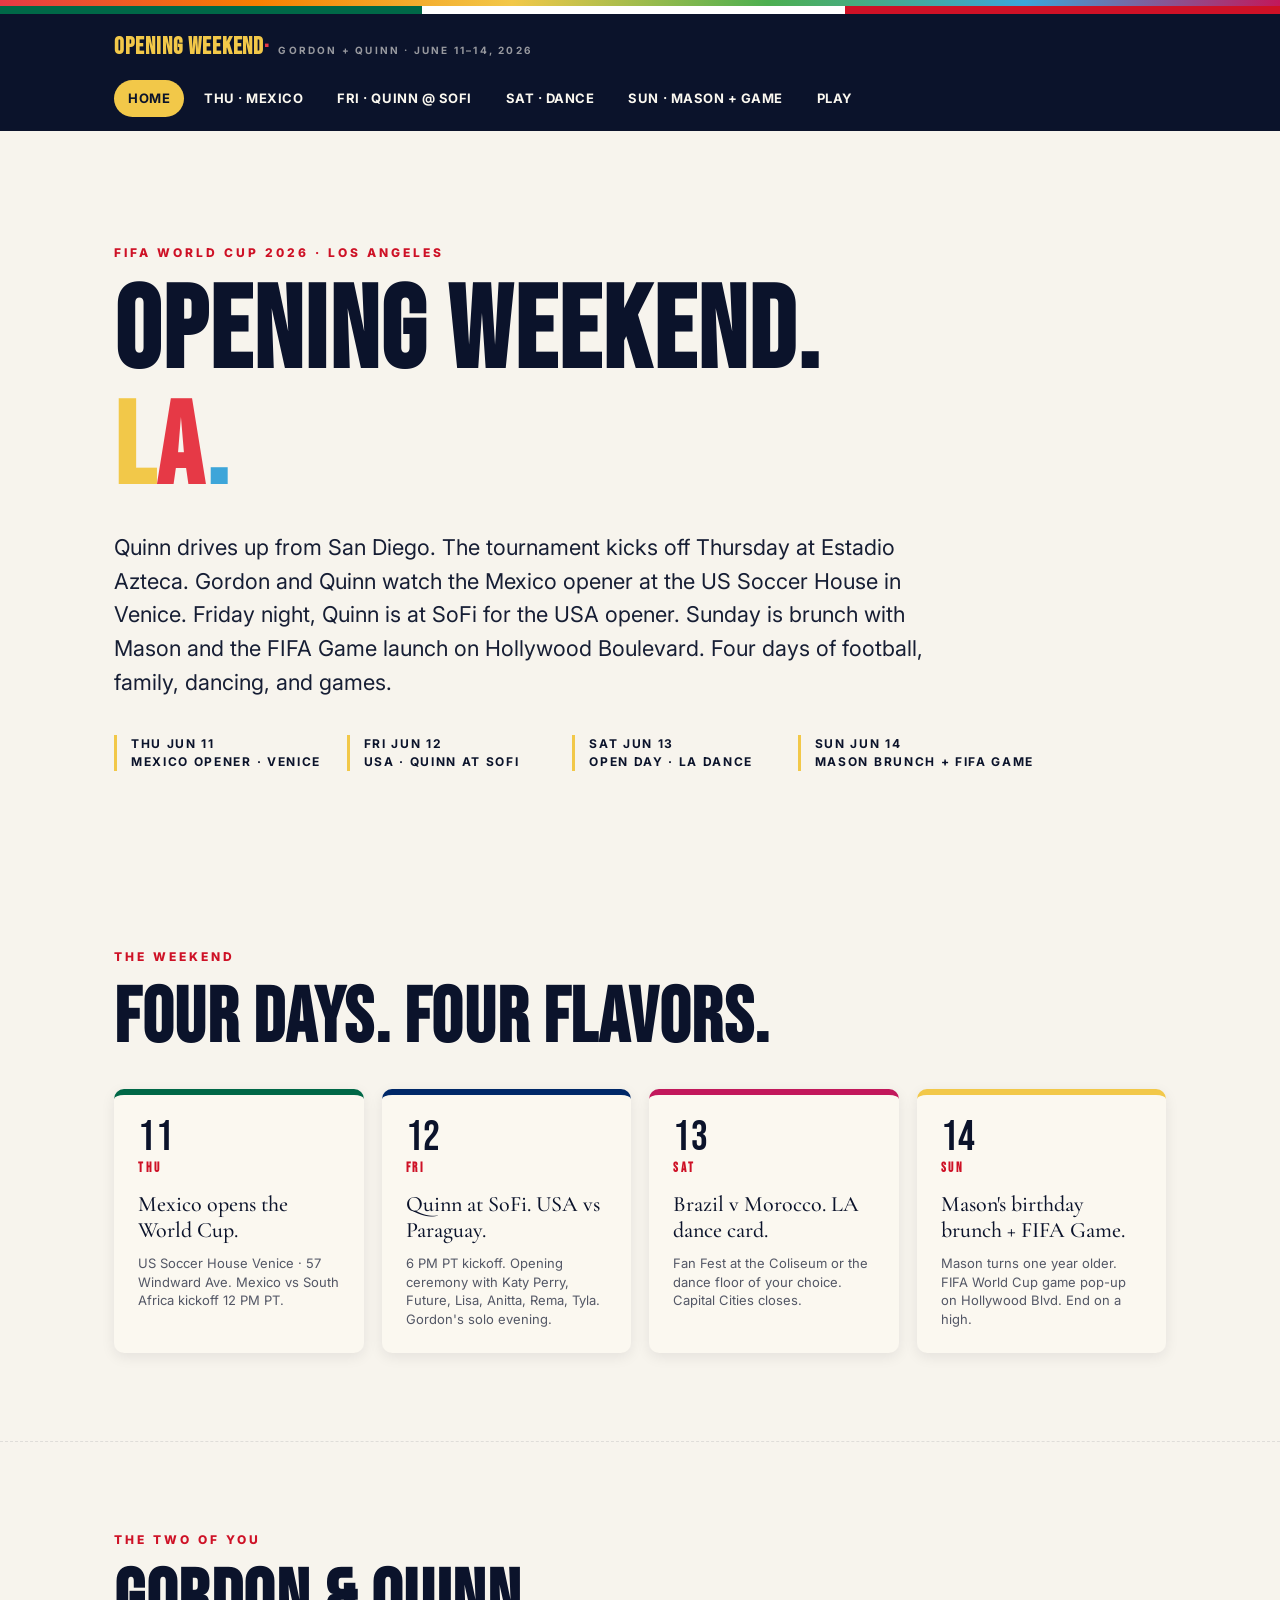
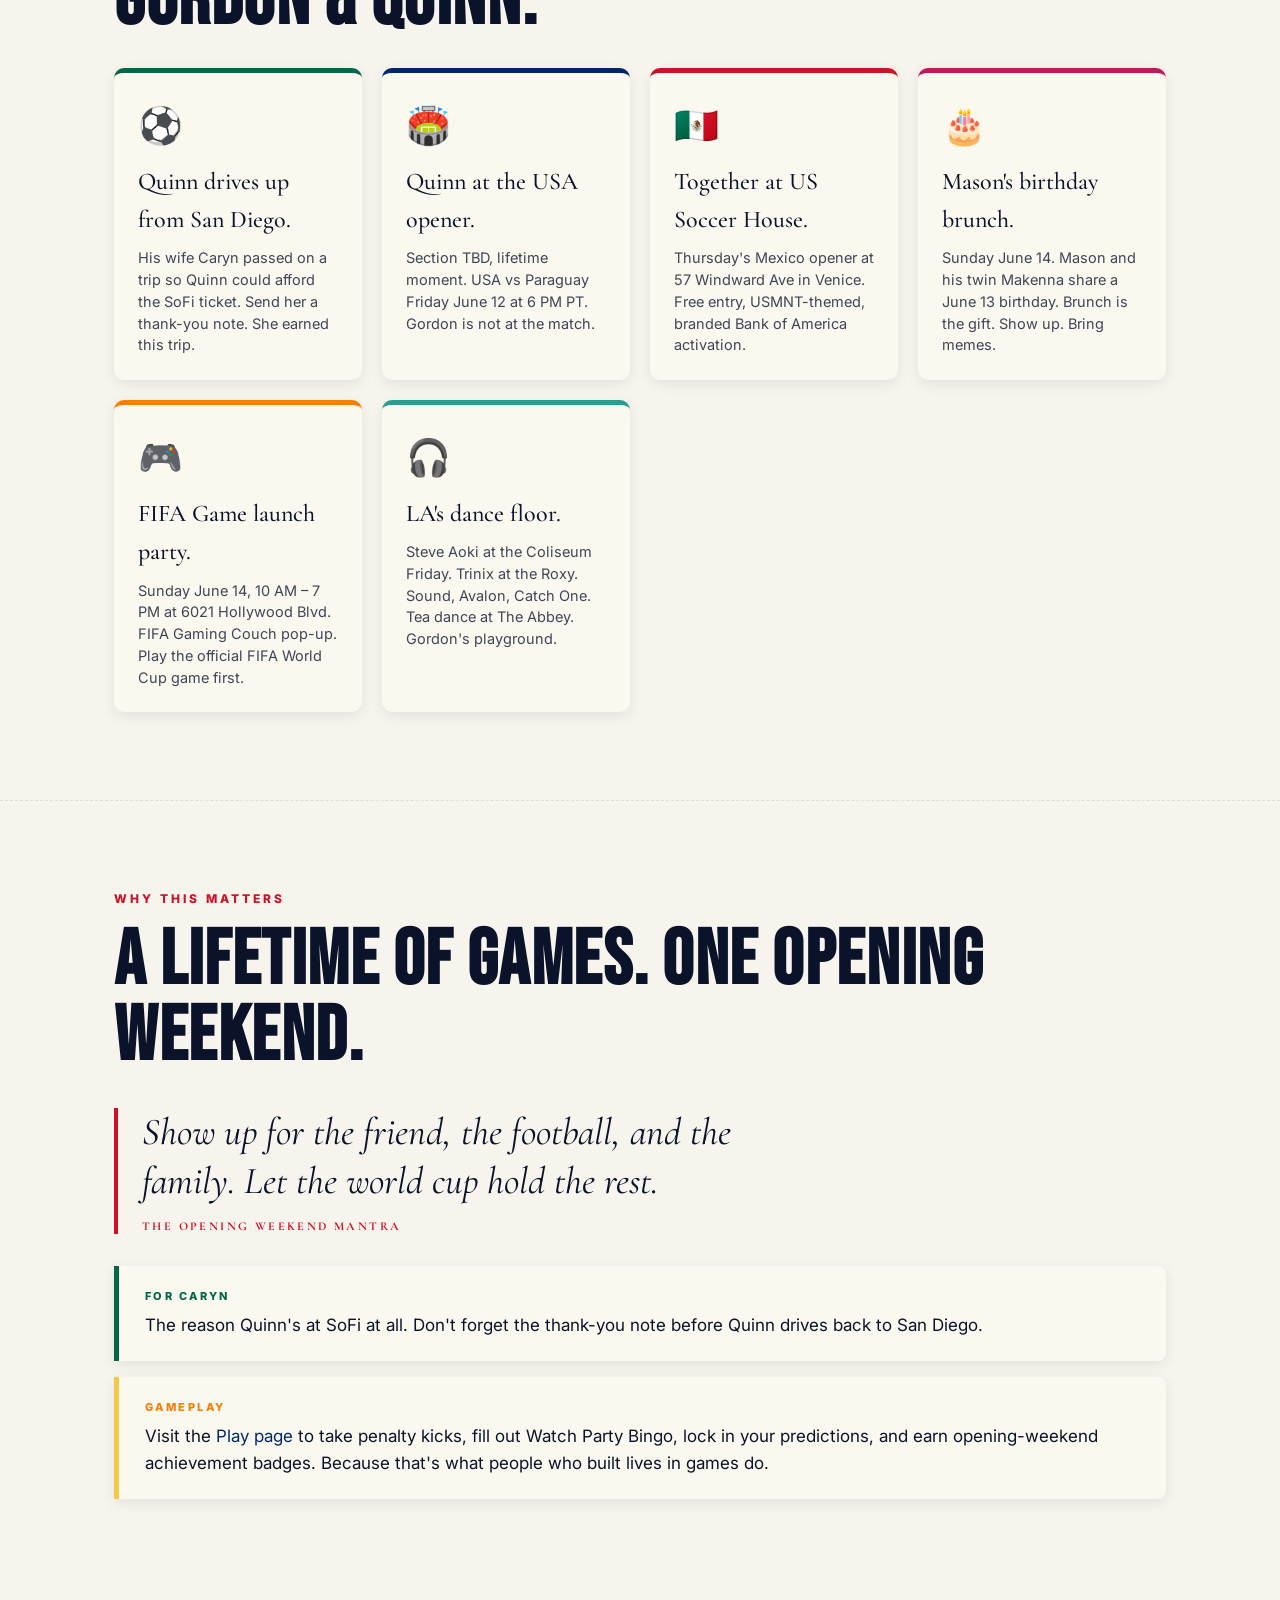
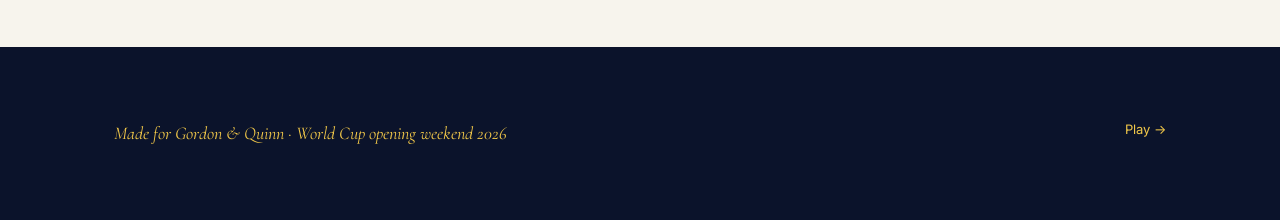
<file: index-v1.html>
<!DOCTYPE html>
<html lang="en">
<head>
<meta charset="utf-8">
<meta name="viewport" content="width=device-width, initial-scale=1">
<title>Opening Weekend, LA · Gordon + Quinn · World Cup 2026</title>
<link rel="preconnect" href="https://fonts.googleapis.com">
<link rel="preconnect" href="https://fonts.gstatic.com" crossorigin>
<link href="https://fonts.googleapis.com/css2?family=Bebas+Neue&family=Caveat:wght@400;700&family=Cormorant+Garamond:wght@500;600&family=Inter:wght@400;500;600;700;800&display=swap" rel="stylesheet">
<link rel="stylesheet" href="styles-v1.css">
</head>
<body>

<div class="rainbow-bar"></div>
<div class="flag-bar"></div>

<header class="masthead">
  <div class="wrap">
    <a class="brand" href="index.html">Opening Weekend<span class="dot">·</span><span class="sub">Gordon + Quinn · June 11–14, 2026</span></a>
    <nav class="primary">
      <a href="index.html" class="current">Home</a>
      <a href="thursday.html">Thu · Mexico</a>
      <a href="friday.html">Fri · Quinn @ SoFi</a>
      <a href="saturday.html">Sat · Dance</a>
      <a href="sunday.html">Sun · Mason + Game</a>
      <a href="play.html">Play</a>
    </nav>
  </div>
</header>

<section class="hero">
  <div class="wrap">
    <div class="eyebrow">FIFA World Cup 2026 · Los Angeles</div>
    <h1 class="display">Opening Weekend.<br><span class="accent">L</span><span class="vermilion">A</span><span class="skyblue">.</span></h1>
    <p class="lede" style="margin-top: 24px;">Quinn drives up from San Diego. The tournament kicks off Thursday at Estadio Azteca. Gordon and Quinn watch the Mexico opener at the US Soccer House in Venice. Friday night, Quinn is at SoFi for the USA opener. Sunday is brunch with Mason and the FIFA Game launch on Hollywood Boulevard. Four days of football, family, dancing, and games.</p>
    <div class="hero-meta">
      <div>Thu Jun 11<br>Mexico opener · Venice</div>
      <div>Fri Jun 12<br>USA · Quinn at SoFi</div>
      <div>Sat Jun 13<br>Open day · LA dance</div>
      <div>Sun Jun 14<br>Mason brunch + FIFA Game</div>
    </div>
  </div>
</section>

<section class="section">
  <div class="wrap">
    <div class="eyebrow">The Weekend</div>
    <h2 class="display">Four days. Four flavors.</h2>
    <div class="days-grid">
      <a class="day-card" href="thursday.html">
        <div class="date">11<span class="weekday">Thu</span></div>
        <div class="title">Mexico opens the World Cup.</div>
        <div class="tag">US Soccer House Venice · 57 Windward Ave. Mexico vs South Africa kickoff 12 PM PT.</div>
      </a>
      <a class="day-card fri" href="friday.html">
        <div class="date">12<span class="weekday">Fri</span></div>
        <div class="title">Quinn at SoFi. USA vs Paraguay.</div>
        <div class="tag">6 PM PT kickoff. Opening ceremony with Katy Perry, Future, Lisa, Anitta, Rema, Tyla. Gordon's solo evening.</div>
      </a>
      <a class="day-card sat" href="saturday.html">
        <div class="date">13<span class="weekday">Sat</span></div>
        <div class="title">Brazil v Morocco. LA dance card.</div>
        <div class="tag">Fan Fest at the Coliseum or the dance floor of your choice. Capital Cities closes.</div>
      </a>
      <a class="day-card sun" href="sunday.html">
        <div class="date">14<span class="weekday">Sun</span></div>
        <div class="title">Mason's birthday brunch + FIFA Game.</div>
        <div class="tag">Mason turns one year older. FIFA World Cup game pop-up on Hollywood Blvd. End on a high.</div>
      </a>
    </div>
  </div>
</section>

<section class="section">
  <div class="wrap">
    <div class="eyebrow">The two of you</div>
    <h2 class="display">Gordon &amp; Quinn.</h2>
    <div class="cards-grid">
      <div class="fact-card green">
        <div class="icon">⚽</div>
        <h4>Quinn drives up from San Diego.</h4>
        <p>His wife Caryn passed on a trip so Quinn could afford the SoFi ticket. Send her a thank-you note. She earned this trip.</p>
      </div>
      <div class="fact-card blue">
        <div class="icon">🏟️</div>
        <h4>Quinn at the USA opener.</h4>
        <p>Section TBD, lifetime moment. USA vs Paraguay Friday June 12 at 6 PM PT. Gordon is not at the match.</p>
      </div>
      <div class="fact-card red">
        <div class="icon">🇲🇽</div>
        <h4>Together at US Soccer House.</h4>
        <p>Thursday's Mexico opener at 57 Windward Ave in Venice. Free entry, USMNT-themed, branded Bank of America activation.</p>
      </div>
      <div class="fact-card magenta">
        <div class="icon">🎂</div>
        <h4>Mason's birthday brunch.</h4>
        <p>Sunday June 14. Mason and his twin Makenna share a June 13 birthday. Brunch is the gift. Show up. Bring memes.</p>
      </div>
      <div class="fact-card orange">
        <div class="icon">🎮</div>
        <h4>FIFA Game launch party.</h4>
        <p>Sunday June 14, 10 AM – 7 PM at 6021 Hollywood Blvd. FIFA Gaming Couch pop-up. Play the official FIFA World Cup game first.</p>
      </div>
      <div class="fact-card teal">
        <div class="icon">🎧</div>
        <h4>LA's dance floor.</h4>
        <p>Steve Aoki at the Coliseum Friday. Trinix at the Roxy. Sound, Avalon, Catch One. Tea dance at The Abbey. Gordon's playground.</p>
      </div>
    </div>
  </div>
</section>

<section class="section">
  <div class="wrap">
    <div class="eyebrow">Why this matters</div>
    <h2 class="display">A lifetime of games. One opening weekend.</h2>
    <div class="quote">
      Show up for the friend, the football, and the family. Let the world cup hold the rest.
      <span class="attr">The opening weekend mantra</span>
    </div>
    <div class="callout green">
      <div class="label">For Caryn</div>
      <p>The reason Quinn's at SoFi at all. Don't forget the thank-you note before Quinn drives back to San Diego.</p>
    </div>
    <div class="callout gold" style="margin-top: 16px;">
      <div class="label">Gameplay</div>
      <p>Visit the <a href="play.html">Play page</a> to take penalty kicks, fill out Watch Party Bingo, lock in your predictions, and earn opening-weekend achievement badges. Because that's what people who built lives in games do.</p>
    </div>
  </div>
</section>

<footer class="site">
  <div class="wrap">
    <div class="made">Made for Gordon &amp; Quinn · World Cup opening weekend 2026</div>
    <div><a href="play.html">Play →</a></div>
  </div>
</footer>

</body>
</html>
</file>
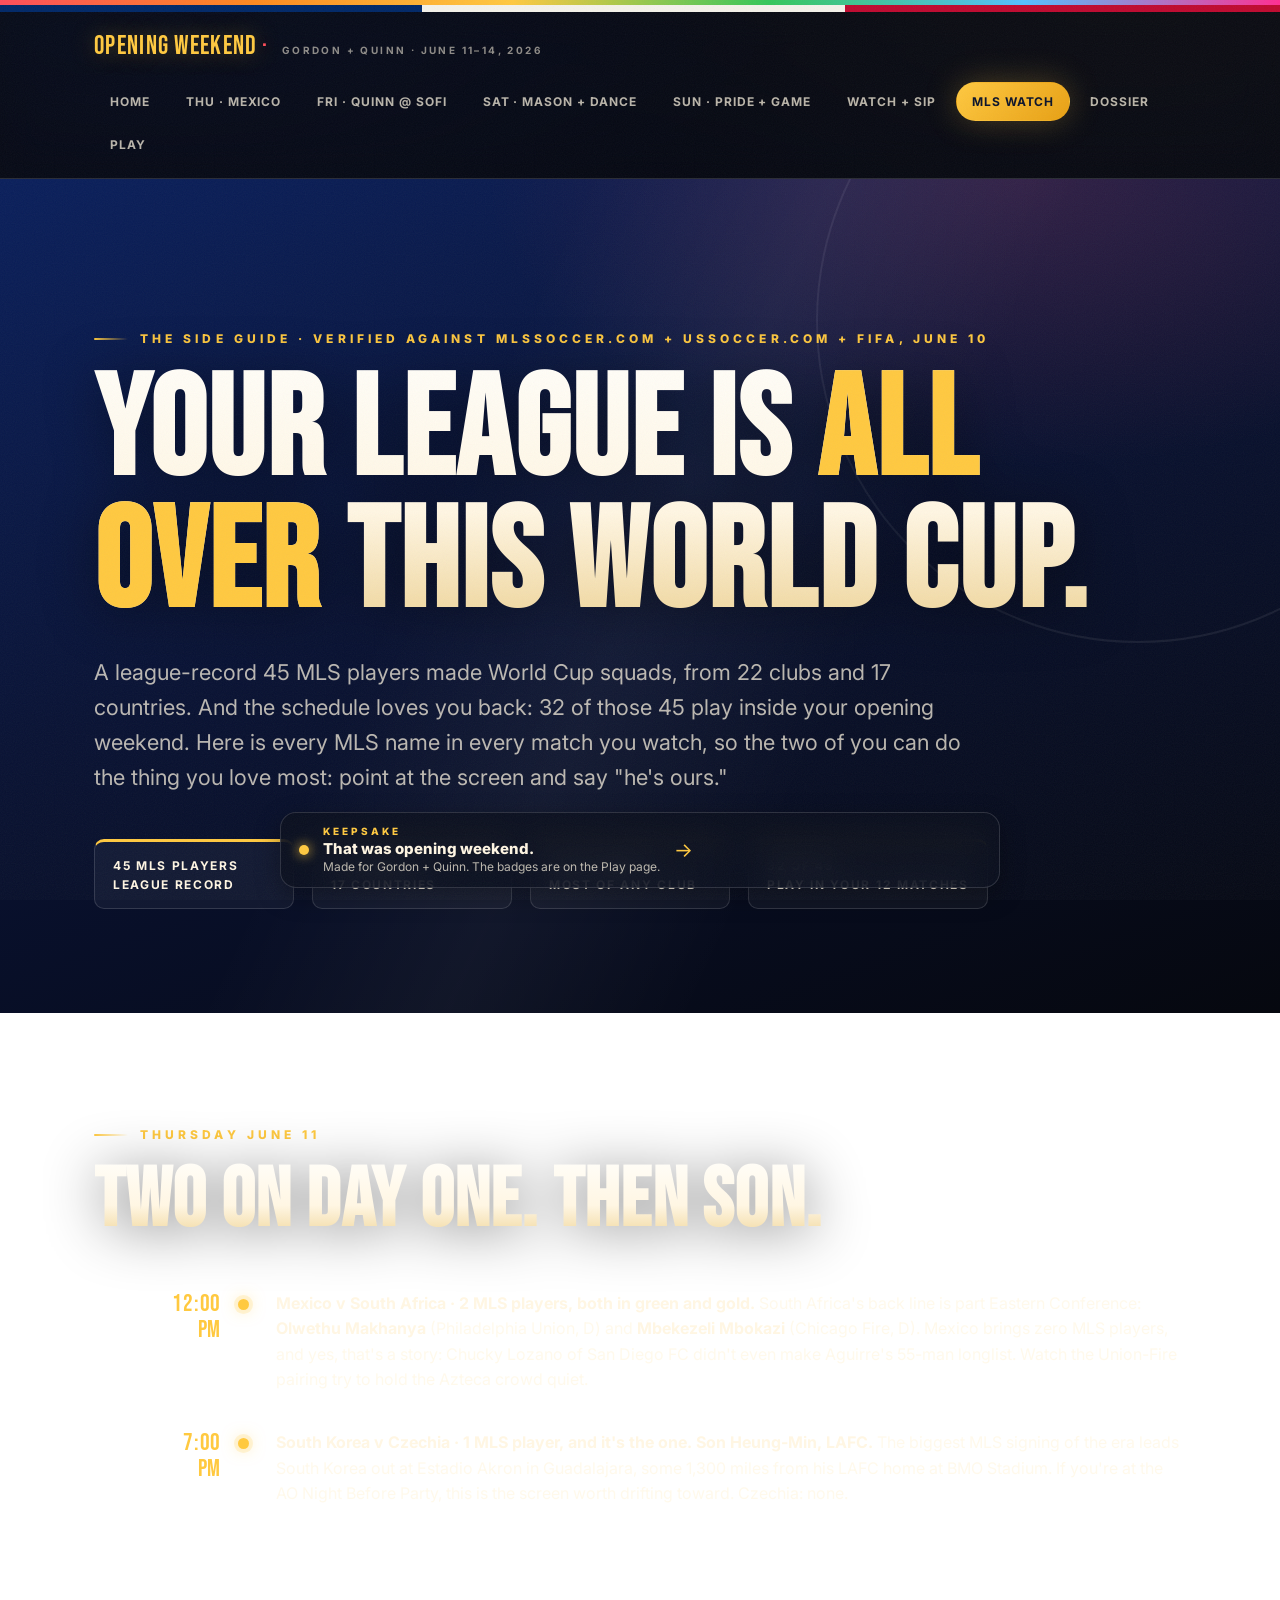
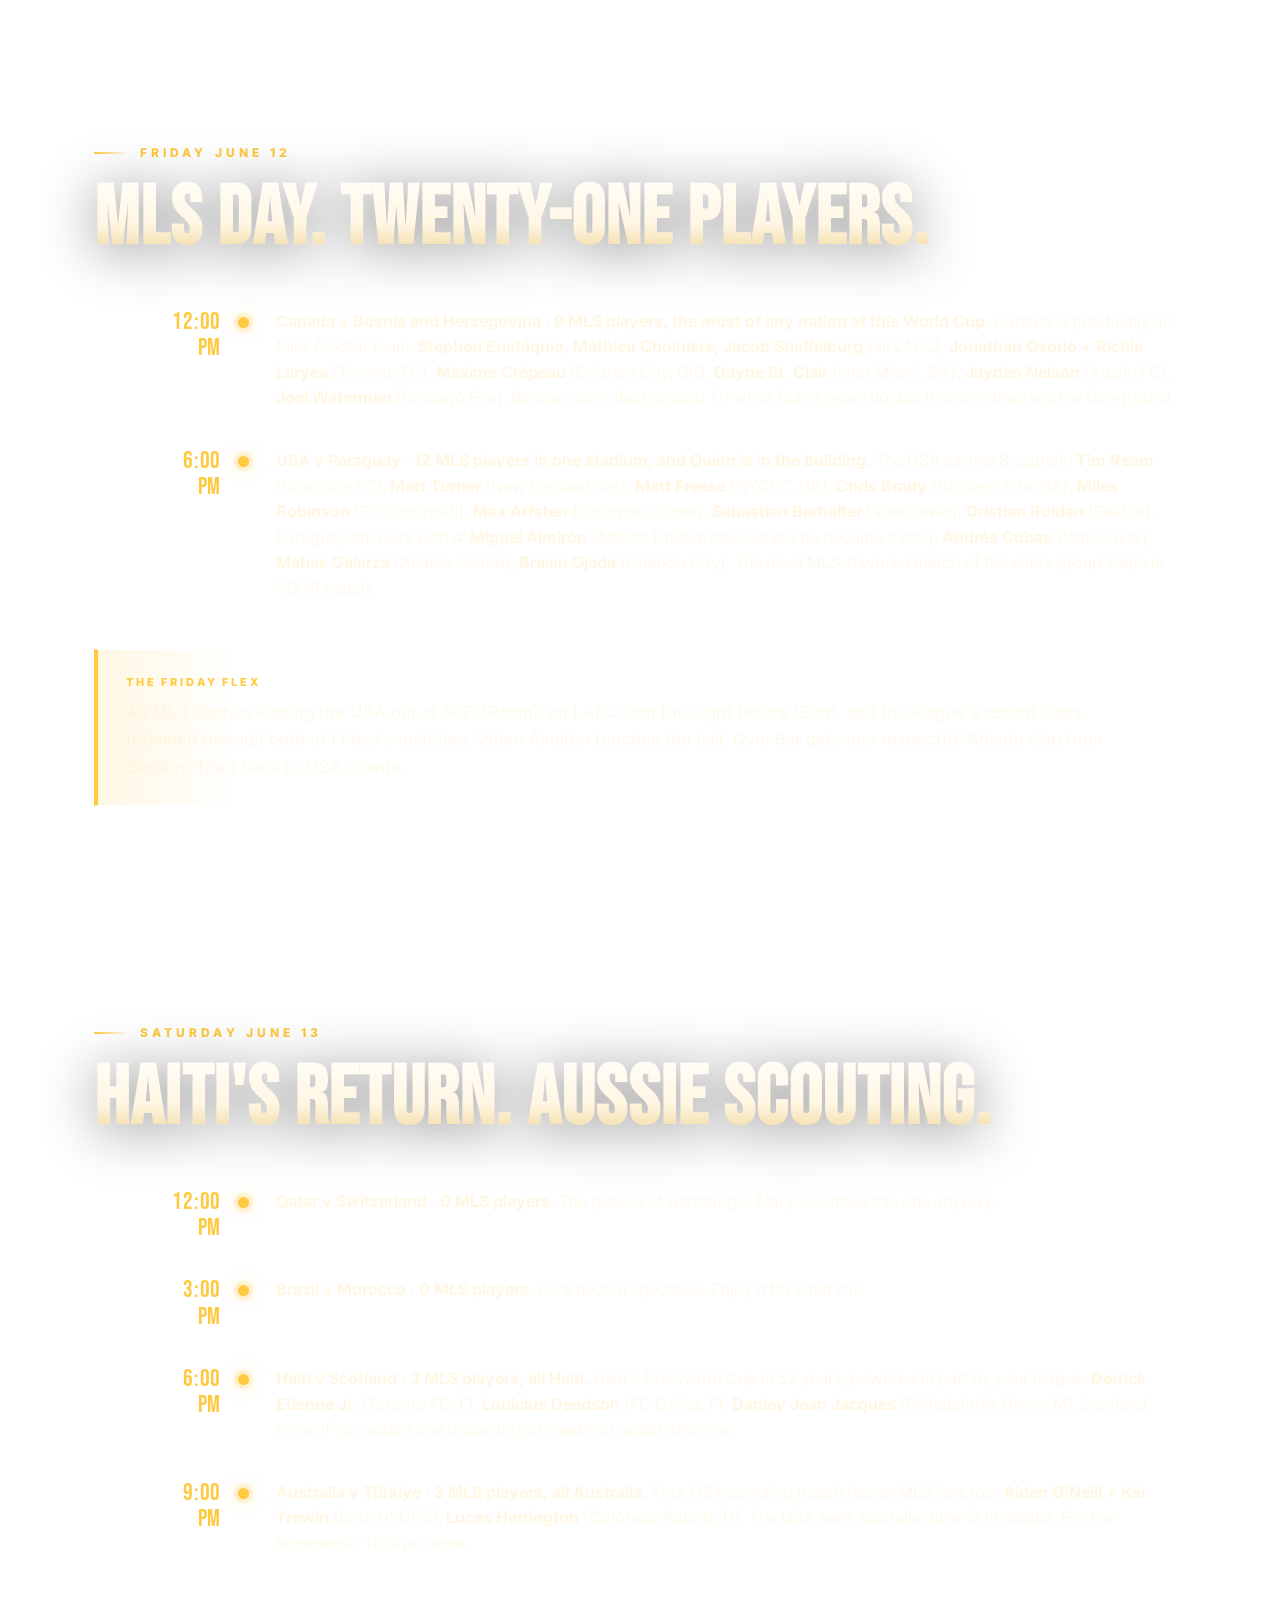
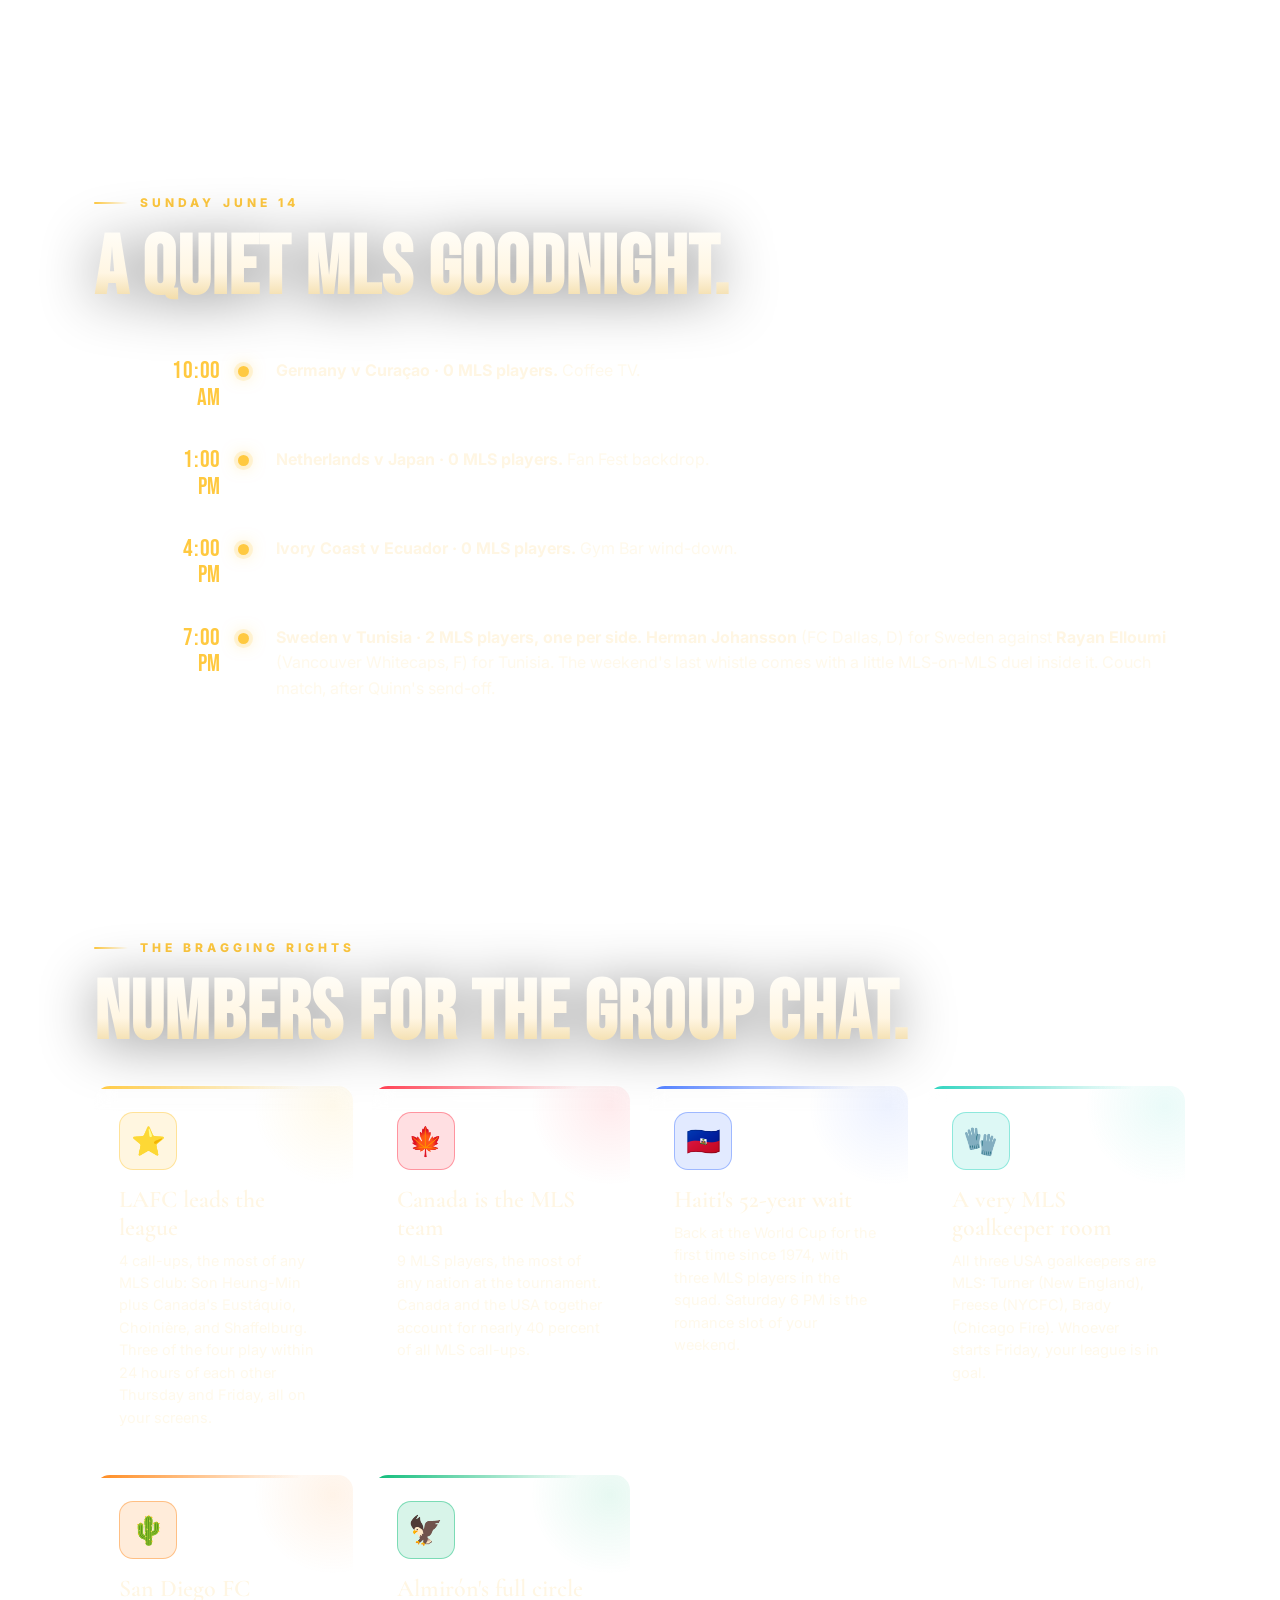
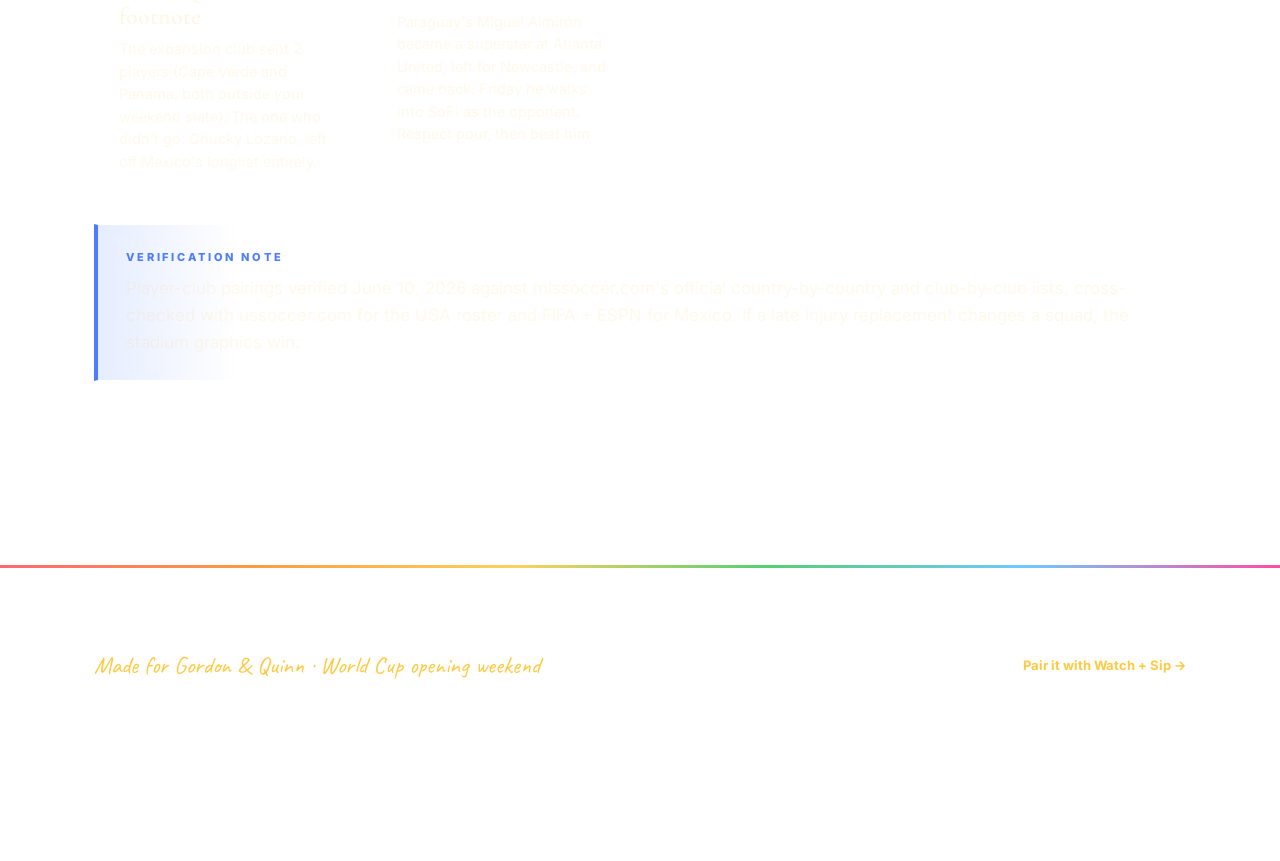
<file: mls.html>
<!DOCTYPE html>
<html lang="en">
<head>
<meta charset="utf-8">
<meta name="viewport" content="width=device-width, initial-scale=1">
<title>MLS Watch · Your League at the World Cup · Opening Weekend LA</title>
<link href="https://fonts.googleapis.com/css2?family=Bebas+Neue&family=Caveat:wght@400;700&family=Cormorant+Garamond:wght@500;600&family=Inter:wght@400;500;600;700;800&display=swap" rel="stylesheet">
<link rel="stylesheet" href="styles.css">
</head>
<body>

<div class="rainbow-bar"></div>
<div class="flag-bar usa"></div>

<header class="masthead">
  <div class="wrap">
    <a class="brand" href="index.html">Opening Weekend<span class="dot">·</span><span class="sub">Gordon + Quinn · June 11–14, 2026</span></a>
    <nav class="primary">
      <a href="index.html">Home</a>
      <a href="thursday.html">Thu · Mexico</a>
      <a href="friday.html">Fri · Quinn @ SoFi</a>
      <a href="saturday.html">Sat · Mason + Dance</a>
      <a href="sunday.html">Sun · Pride + Game</a>
      <a href="watch.html">Watch + Sip</a>
      <a href="mls.html" class="current">MLS Watch</a>
      <a href="showdown.html">Dossier</a>
      <a href="play.html">Play</a>
    </nav>
  </div>
</header>

<section class="hero usa">
  <div class="wrap">
    <div class="eyebrow" style="color: var(--gold);">The side guide · verified against mlssoccer.com + ussoccer.com + FIFA, June 10</div>
    <h1 class="display">Your league is <span class="accent">all over</span> this World Cup.</h1>
    <p class="lede" style="margin-top: 24px;">A league-record 45 MLS players made World Cup squads, from 22 clubs and 17 countries. And the schedule loves you back: 32 of those 45 play inside your opening weekend. Here is every MLS name in every match you watch, so the two of you can do the thing you love most: point at the screen and say "he's ours."</p>
    <div class="hero-meta">
      <div>45 MLS players<br>League record</div>
      <div>22 clubs<br>17 countries</div>
      <div>LAFC sends 4<br>Most of any club</div>
      <div>32 of 45<br>Play in your 12 matches</div>
    </div>
  </div>
</section>

<section class="section">
  <div class="wrap">
    <div class="eyebrow">Thursday June 11</div>
    <h2 class="display">Two on day one. Then Son.</h2>
    <div class="itinerary">
      <div class="when">12:00<br>PM</div>
      <div class="what"><strong>Mexico v South Africa · 2 MLS players, both in green and gold.</strong> South Africa's back line is part Eastern Conference: <strong>Olwethu Makhanya</strong> (Philadelphia Union, D) and <strong>Mbekezeli Mbokazi</strong> (Chicago Fire, D). Mexico brings zero MLS players, and yes, that's a story: Chucky Lozano of San Diego FC didn't even make Aguirre's 55-man longlist. Watch the Union-Fire pairing try to hold the Azteca crowd quiet.</div>
      <div class="when">7:00<br>PM</div>
      <div class="what"><strong>South Korea v Czechia · 1 MLS player, and it's the one.</strong> <strong>Son Heung-Min, LAFC.</strong> The biggest MLS signing of the era leads South Korea out at Estadio Akron in Guadalajara, some 1,300 miles from his LAFC home at BMO Stadium. If you're at the AO Night Before Party, this is the screen worth drifting toward. Czechia: none.</div>
    </div>
  </div>
</section>

<section class="section">
  <div class="wrap">
    <div class="eyebrow">Friday June 12</div>
    <h2 class="display">MLS day. Twenty-one players.</h2>
    <div class="itinerary">
      <div class="when">12:00<br>PM</div>
      <div class="what"><strong>Canada v Bosnia and Herzegovina · 9 MLS players, the most of any nation at this World Cup.</strong> Canada is practically an MLS All-Star team: <strong>Stephen Eustáquio, Mathieu Choinière, Jacob Shaffelburg</strong> (all LAFC), <strong>Jonathan Osorio + Richie Laryea</strong> (Toronto FC), <strong>Maxime Crépeau</strong> (Orlando City, GK), <strong>Dayne St. Clair</strong> (Inter Miami, GK), <strong>Jayden Nelson</strong> (Austin FC), <strong>Joel Waterman</strong> (Chicago Fire). Bosnia: none. Background TV while Quinn gears up, but this one deserves the foreground.</div>
      <div class="when">6:00<br>PM</div>
      <div class="what"><strong>USA v Paraguay · 12 MLS players in one stadium, and Quinn is in the building.</strong> The USA carries 8: captain <strong>Tim Ream</strong> (Charlotte FC), <strong>Matt Turner</strong> (New England, GK), <strong>Matt Freese</strong> (NYCFC, GK), <strong>Chris Brady</strong> (Chicago Fire, GK), <strong>Miles Robinson</strong> (FC Cincinnati), <strong>Max Arfsten</strong> (Columbus Crew), <strong>Sebastian Berhalter</strong> (Vancouver), <strong>Cristian Roldan</strong> (Seattle). Paraguay answers with 4: <strong>Miguel Almirón</strong> (Atlanta United, back where he became a star), <strong>Andrés Cubas</strong> (Vancouver), <strong>Matías Galarza</strong> (Atlanta United), <strong>Braian Ojeda</strong> (Orlando City). The most MLS-flavored match of the entire group stage is YOUR match.</div>
    </div>
    <div class="callout gold">
      <div class="label">The Friday flex</div>
      <p>An MLS captain leading the USA out at SoFi (Ream), an LAFC icon the night before (Son), and the league's record class threaded through both of Friday's matches. When Almirón touches the ball, Gym Bar gets one respectful Atlanta clap from Gordon. Then back to USA chants.</p>
    </div>
  </div>
</section>

<section class="section">
  <div class="wrap">
    <div class="eyebrow">Saturday June 13</div>
    <h2 class="display">Haiti's return. Aussie scouting.</h2>
    <div class="itinerary">
      <div class="when">12:00<br>PM</div>
      <div class="what"><strong>Qatar v Switzerland · 0 MLS players.</strong> The queens at Hamburger Mary's outrank this one anyway.</div>
      <div class="when">3:00<br>PM</div>
      <div class="what"><strong>Brazil v Morocco · 0 MLS players.</strong> Pure neutral spectacle. Enjoy it for what it is.</div>
      <div class="when">6:00<br>PM</div>
      <div class="what"><strong>Haiti v Scotland · 3 MLS players, all Haiti.</strong> Haiti's first World Cup in 52 years, powered in part by your league: <strong>Derrick Etienne Jr.</strong> (Toronto FC, F), <strong>Louicius Deedson</strong> (FC Dallas, F), <strong>Danley Jean Jacques</strong> (Philadelphia Union, M). Scotland: none. If you watch one underdog all weekend, watch this one.</div>
      <div class="when">9:00<br>PM</div>
      <div class="what"><strong>Australia v Türkiye · 3 MLS players, all Australia.</strong> Your USA-scouting match has an MLS lens too: <strong>Aiden O'Neill + Kai Trewin</strong> (both NYCFC), <strong>Lucas Herrington</strong> (Colorado Rapids, D). The USA sees Australia June 19 in Seattle. File the homework. Türkiye: none.</div>
    </div>
  </div>
</section>

<section class="section">
  <div class="wrap">
    <div class="eyebrow">Sunday June 14</div>
    <h2 class="display">A quiet MLS goodnight.</h2>
    <div class="itinerary">
      <div class="when">10:00<br>AM</div>
      <div class="what"><strong>Germany v Curaçao · 0 MLS players.</strong> Coffee TV.</div>
      <div class="when">1:00<br>PM</div>
      <div class="what"><strong>Netherlands v Japan · 0 MLS players.</strong> Fan Fest backdrop.</div>
      <div class="when">4:00<br>PM</div>
      <div class="what"><strong>Ivory Coast v Ecuador · 0 MLS players.</strong> Gym Bar wind-down.</div>
      <div class="when">7:00<br>PM</div>
      <div class="what"><strong>Sweden v Tunisia · 2 MLS players, one per side.</strong> <strong>Herman Johansson</strong> (FC Dallas, D) for Sweden against <strong>Rayan Elloumi</strong> (Vancouver Whitecaps, F) for Tunisia. The weekend's last whistle comes with a little MLS-on-MLS duel inside it. Couch match, after Quinn's send-off.</div>
    </div>
  </div>
</section>

<section class="section">
  <div class="wrap">
    <div class="eyebrow">The bragging rights</div>
    <h2 class="display">Numbers for the group chat.</h2>
    <div class="cards-grid">
      <div class="fact-card gold">
        <div class="icon">⭐</div>
        <h4>LAFC leads the league</h4>
        <p>4 call-ups, the most of any MLS club: Son Heung-Min plus Canada's Eustáquio, Choinière, and Shaffelburg. Three of the four play within 24 hours of each other Thursday and Friday, all on your screens.</p>
      </div>
      <div class="fact-card red">
        <div class="icon">🍁</div>
        <h4>Canada is the MLS team</h4>
        <p>9 MLS players, the most of any nation at the tournament. Canada and the USA together account for nearly 40 percent of all MLS call-ups.</p>
      </div>
      <div class="fact-card blue">
        <div class="icon">🇭🇹</div>
        <h4>Haiti's 52-year wait</h4>
        <p>Back at the World Cup for the first time since 1974, with three MLS players in the squad. Saturday 6 PM is the romance slot of your weekend.</p>
      </div>
      <div class="fact-card teal">
        <div class="icon">🧤</div>
        <h4>A very MLS goalkeeper room</h4>
        <p>All three USA goalkeepers are MLS: Turner (New England), Freese (NYCFC), Brady (Chicago Fire). Whoever starts Friday, your league is in goal.</p>
      </div>
      <div class="fact-card orange">
        <div class="icon">🌵</div>
        <h4>San Diego FC footnote</h4>
        <p>The expansion club sent 2 players (Cape Verde and Panama, both outside your weekend slate). The one who didn't go: Chucky Lozano, left off Mexico's longlist entirely.</p>
      </div>
      <div class="fact-card green">
        <div class="icon">🦅</div>
        <h4>Almirón's full circle</h4>
        <p>Paraguay's Miguel Almirón became a superstar at Atlanta United, left for Newcastle, and came back. Friday he walks into SoFi as the opponent. Respect pour, then beat him.</p>
      </div>
    </div>
    <div class="callout blue" style="margin-top: 24px;">
      <div class="label">Verification note</div>
      <p>Player-club pairings verified June 10, 2026 against mlssoccer.com's official country-by-country and club-by-club lists, cross-checked with ussoccer.com for the USA roster and FIFA + ESPN for Mexico. If a late injury replacement changes a squad, the stadium graphics win.</p>
    </div>
  </div>
</section>

<footer class="site">
  <div class="wrap">
    <div class="made">Made for Gordon &amp; Quinn · World Cup opening weekend</div>
    <div><a href="watch.html">Pair it with Watch + Sip →</a></div>
  </div>
</footer>

<script src="companion.js" defer></script>
</body>
</html>
</file>
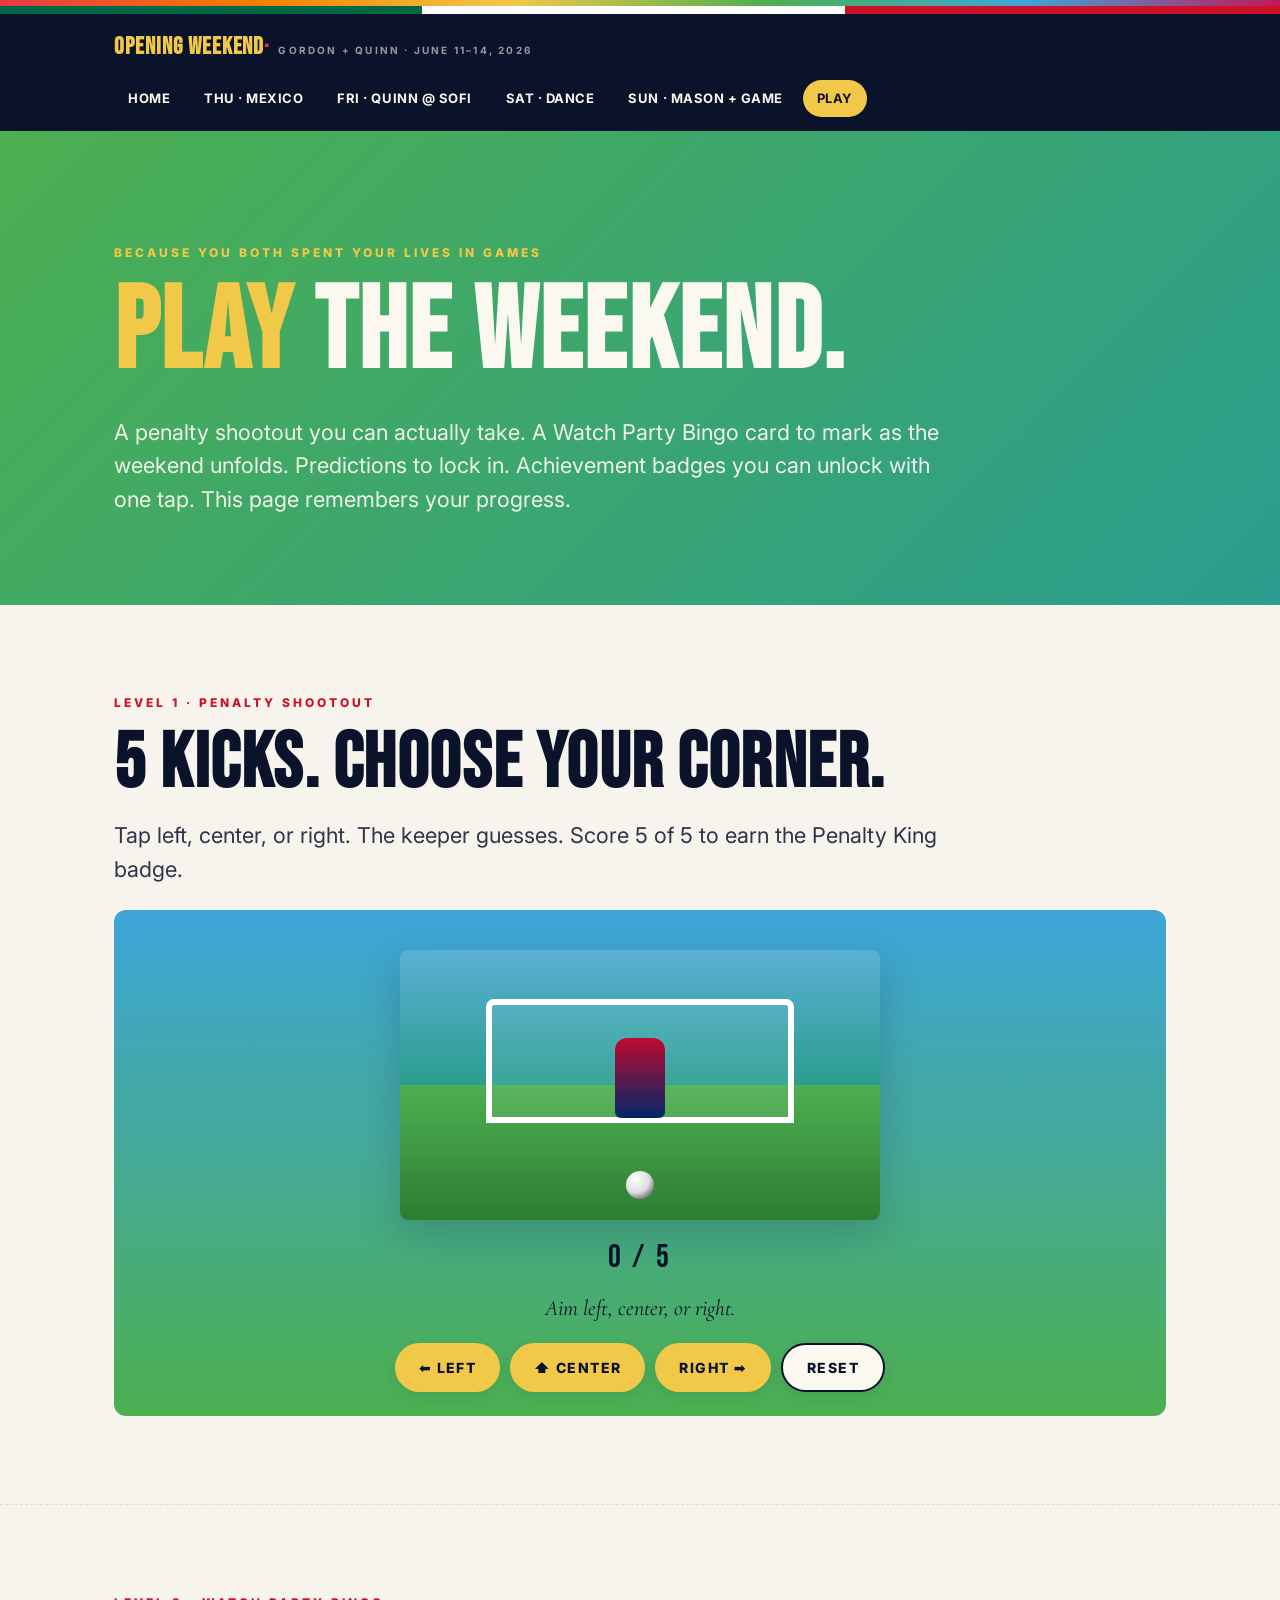
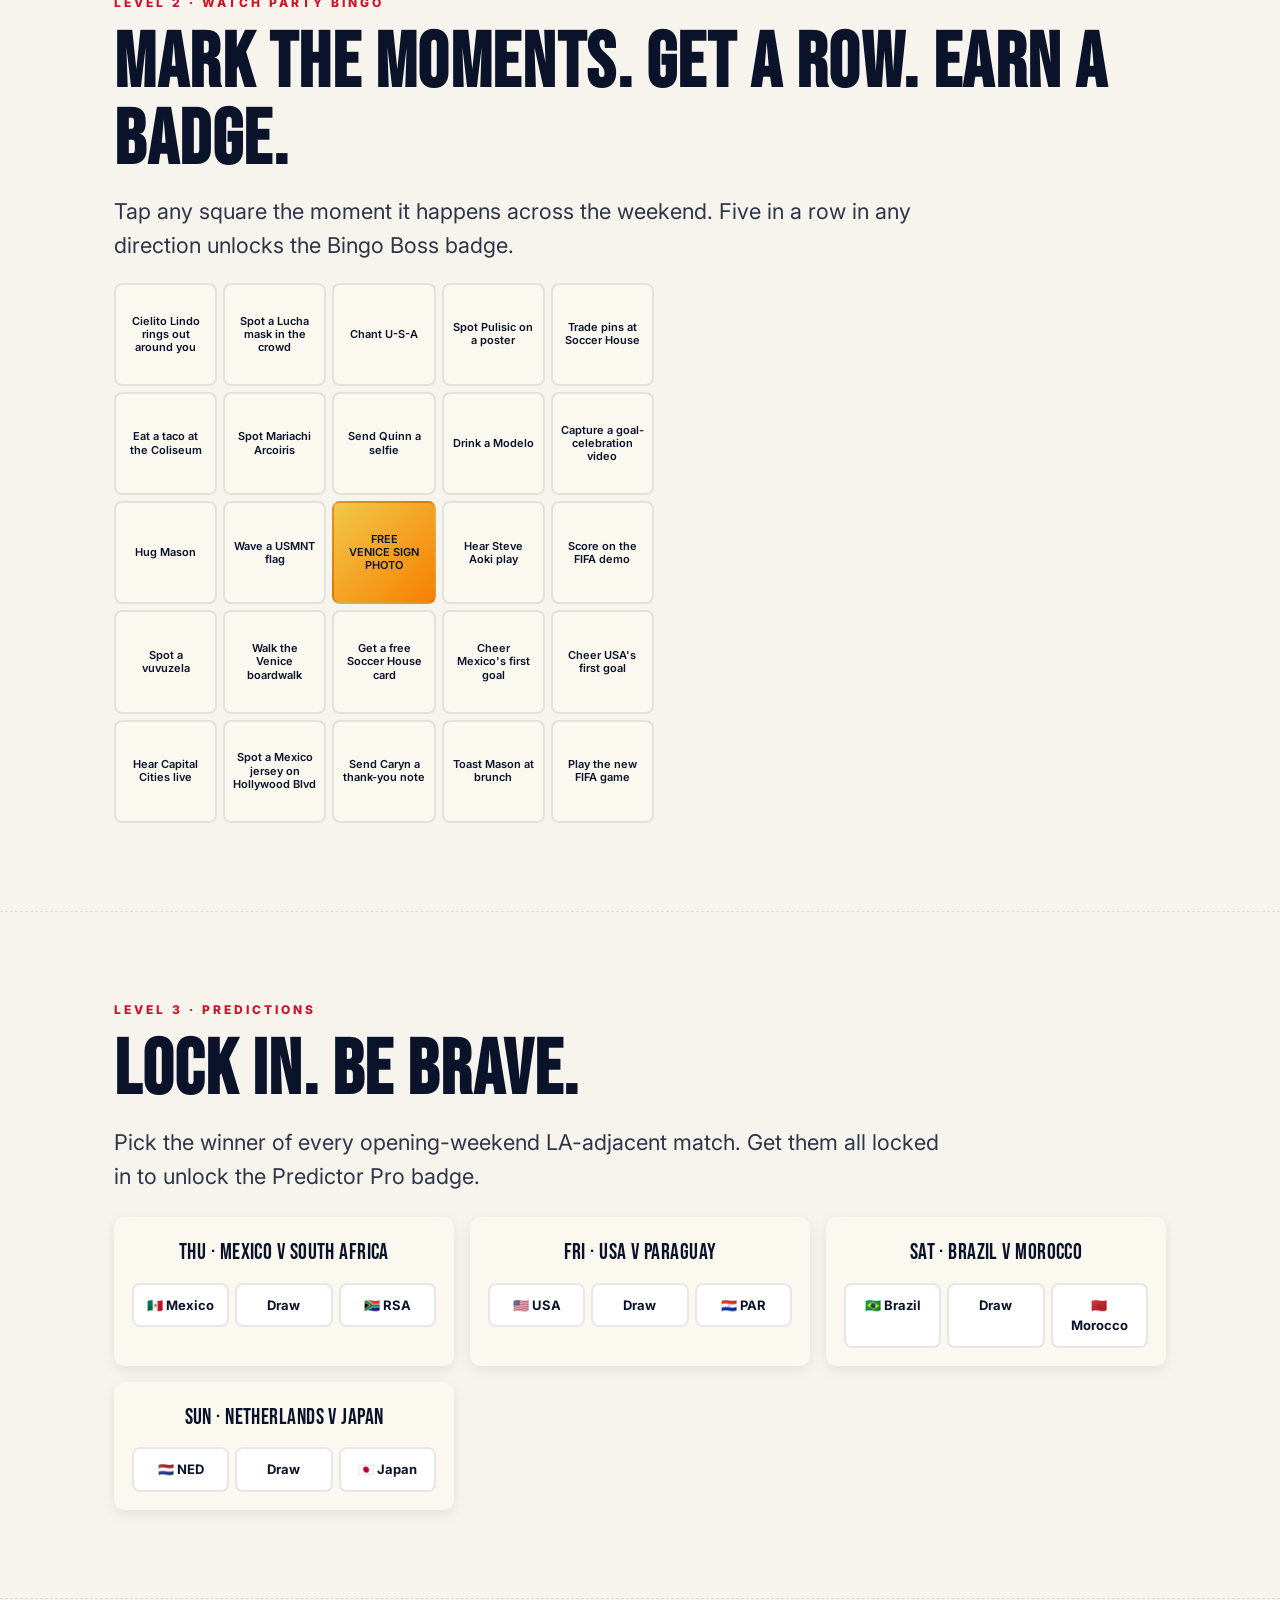
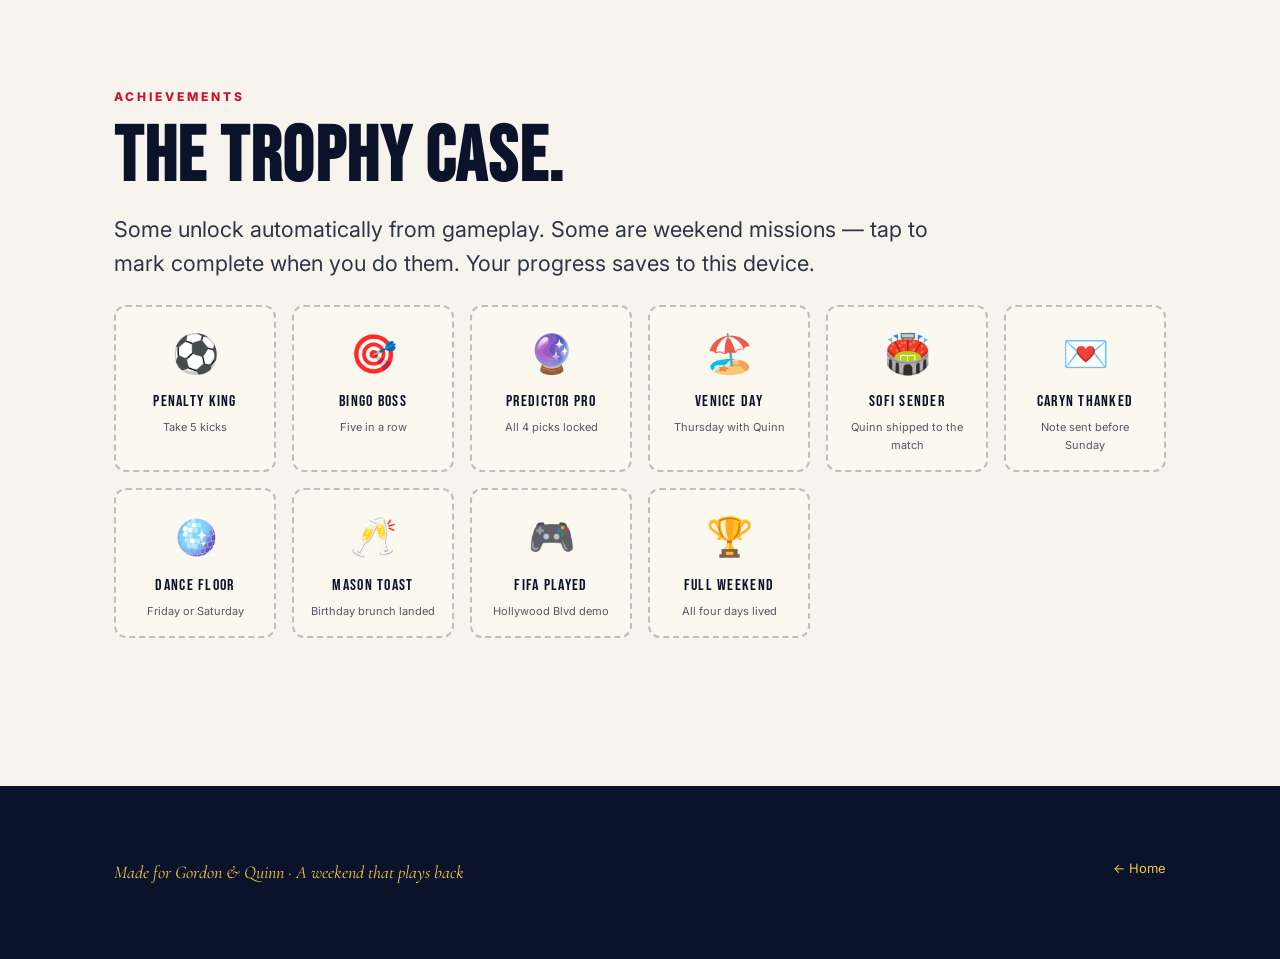
<file: play-v1.html>
<!DOCTYPE html>
<html lang="en">
<head>
<meta charset="utf-8">
<meta name="viewport" content="width=device-width, initial-scale=1">
<title>Play · Penalty Kicks + Bingo + Predictions · Opening Weekend LA</title>
<link href="https://fonts.googleapis.com/css2?family=Bebas+Neue&family=Caveat:wght@400;700&family=Cormorant+Garamond:wght@500;600&family=Inter:wght@400;500;600;700;800&display=swap" rel="stylesheet">
<link rel="stylesheet" href="styles-v1.css">
</head>
<body>

<div class="rainbow-bar"></div>
<div class="flag-bar"></div>

<header class="masthead">
  <div class="wrap">
    <a class="brand" href="index.html">Opening Weekend<span class="dot">·</span><span class="sub">Gordon + Quinn · June 11–14, 2026</span></a>
    <nav class="primary">
      <a href="index.html">Home</a>
      <a href="thursday.html">Thu · Mexico</a>
      <a href="friday.html">Fri · Quinn @ SoFi</a>
      <a href="saturday.html">Sat · Dance</a>
      <a href="sunday.html">Sun · Mason + Game</a>
      <a href="play.html" class="current">Play</a>
    </nav>
  </div>
</header>

<section class="hero play">
  <div class="wrap">
    <div class="eyebrow" style="color: var(--gold);">Because you both spent your lives in games</div>
    <h1 class="display"><span class="accent">Play</span> the weekend.</h1>
    <p class="lede" style="margin-top: 24px;">A penalty shootout you can actually take. A Watch Party Bingo card to mark as the weekend unfolds. Predictions to lock in. Achievement badges you can unlock with one tap. This page remembers your progress.</p>
  </div>
</section>

<!-- Penalty -->
<section class="section">
  <div class="wrap">
    <div class="eyebrow">Level 1 · Penalty shootout</div>
    <h2 class="display">5 kicks. Choose your corner.</h2>
    <p class="lede" style="margin-top: 16px;">Tap left, center, or right. The keeper guesses. Score 5 of 5 to earn the Penalty King badge.</p>
    <div class="penalty-game">
      <div class="penalty-stage">
        <div class="goal"></div>
        <div class="keeper" id="keeper"></div>
        <div class="ball" id="ball"></div>
      </div>
      <div class="penalty-score" id="penaltyScore">0 / 5</div>
      <div class="penalty-msg" id="penaltyMsg">Aim left, center, or right.</div>
      <div class="penalty-controls">
        <button class="kick-btn" onclick="takePenalty('left')">⬅ Left</button>
        <button class="kick-btn" onclick="takePenalty('center')">⬆ Center</button>
        <button class="kick-btn" onclick="takePenalty('right')">Right ➡</button>
        <button class="kick-btn reset" onclick="resetPenalty()">Reset</button>
      </div>
    </div>
  </div>
</section>

<!-- Bingo -->
<section class="section">
  <div class="wrap">
    <div class="eyebrow">Level 2 · Watch Party Bingo</div>
    <h2 class="display">Mark the moments. Get a row. Earn a badge.</h2>
    <p class="lede" style="margin-top: 16px;">Tap any square the moment it happens across the weekend. Five in a row in any direction unlocks the Bingo Boss badge.</p>
    <div class="bingo">
      <div class="bingo-cell" onclick="toggleBingo(this)">Cielito Lindo rings out around you</div>
      <div class="bingo-cell" onclick="toggleBingo(this)">Spot a Lucha mask in the crowd</div>
      <div class="bingo-cell" onclick="toggleBingo(this)">Chant U-S-A</div>
      <div class="bingo-cell" onclick="toggleBingo(this)">Spot Pulisic on a poster</div>
      <div class="bingo-cell" onclick="toggleBingo(this)">Trade pins at Soccer House</div>

      <div class="bingo-cell" onclick="toggleBingo(this)">Eat a taco at the Coliseum</div>
      <div class="bingo-cell" onclick="toggleBingo(this)">Spot Mariachi Arcoiris</div>
      <div class="bingo-cell" onclick="toggleBingo(this)">Send Quinn a selfie</div>
      <div class="bingo-cell" onclick="toggleBingo(this)">Drink a Modelo</div>
      <div class="bingo-cell" onclick="toggleBingo(this)">Capture a goal-celebration video</div>

      <div class="bingo-cell" onclick="toggleBingo(this)">Hug Mason</div>
      <div class="bingo-cell" onclick="toggleBingo(this)">Wave a USMNT flag</div>
      <div class="bingo-cell free">FREE<br>VENICE SIGN PHOTO</div>
      <div class="bingo-cell" onclick="toggleBingo(this)">Hear Steve Aoki play</div>
      <div class="bingo-cell" onclick="toggleBingo(this)">Score on the FIFA demo</div>

      <div class="bingo-cell" onclick="toggleBingo(this)">Spot a vuvuzela</div>
      <div class="bingo-cell" onclick="toggleBingo(this)">Walk the Venice boardwalk</div>
      <div class="bingo-cell" onclick="toggleBingo(this)">Get a free Soccer House card</div>
      <div class="bingo-cell" onclick="toggleBingo(this)">Cheer Mexico's first goal</div>
      <div class="bingo-cell" onclick="toggleBingo(this)">Cheer USA's first goal</div>

      <div class="bingo-cell" onclick="toggleBingo(this)">Hear Capital Cities live</div>
      <div class="bingo-cell" onclick="toggleBingo(this)">Spot a Mexico jersey on Hollywood Blvd</div>
      <div class="bingo-cell" onclick="toggleBingo(this)">Send Caryn a thank-you note</div>
      <div class="bingo-cell" onclick="toggleBingo(this)">Toast Mason at brunch</div>
      <div class="bingo-cell" onclick="toggleBingo(this)">Play the new FIFA game</div>
    </div>
  </div>
</section>

<!-- Predictions -->
<section class="section">
  <div class="wrap">
    <div class="eyebrow">Level 3 · Predictions</div>
    <h2 class="display">Lock in. Be brave.</h2>
    <p class="lede" style="margin-top: 16px;">Pick the winner of every opening-weekend LA-adjacent match. Get them all locked in to unlock the Predictor Pro badge.</p>
    <div class="prediction-grid">
      <div class="predict-card">
        <div class="match">Thu · Mexico v South Africa</div>
        <div class="options">
          <div class="opt" onclick="choosePredict(this.parentElement.parentElement, this)">🇲🇽 Mexico</div>
          <div class="opt" onclick="choosePredict(this.parentElement.parentElement, this)">Draw</div>
          <div class="opt" onclick="choosePredict(this.parentElement.parentElement, this)">🇿🇦 RSA</div>
        </div>
      </div>
      <div class="predict-card">
        <div class="match">Fri · USA v Paraguay</div>
        <div class="options">
          <div class="opt" onclick="choosePredict(this.parentElement.parentElement, this)">🇺🇸 USA</div>
          <div class="opt" onclick="choosePredict(this.parentElement.parentElement, this)">Draw</div>
          <div class="opt" onclick="choosePredict(this.parentElement.parentElement, this)">🇵🇾 PAR</div>
        </div>
      </div>
      <div class="predict-card">
        <div class="match">Sat · Brazil v Morocco</div>
        <div class="options">
          <div class="opt" onclick="choosePredict(this.parentElement.parentElement, this)">🇧🇷 Brazil</div>
          <div class="opt" onclick="choosePredict(this.parentElement.parentElement, this)">Draw</div>
          <div class="opt" onclick="choosePredict(this.parentElement.parentElement, this)">🇲🇦 Morocco</div>
        </div>
      </div>
      <div class="predict-card">
        <div class="match">Sun · Netherlands v Japan</div>
        <div class="options">
          <div class="opt" onclick="choosePredict(this.parentElement.parentElement, this)">🇳🇱 NED</div>
          <div class="opt" onclick="choosePredict(this.parentElement.parentElement, this)">Draw</div>
          <div class="opt" onclick="choosePredict(this.parentElement.parentElement, this)">🇯🇵 Japan</div>
        </div>
      </div>
    </div>
  </div>
</section>

<!-- Achievements -->
<section class="section">
  <div class="wrap">
    <div class="eyebrow">Achievements</div>
    <h2 class="display">The trophy case.</h2>
    <p class="lede" style="margin-top: 16px;">Some unlock automatically from gameplay. Some are weekend missions — tap to mark complete when you do them. Your progress saves to this device.</p>
    <div class="badges">
      <div class="badge" data-badge="penalty-king" onclick="toggleBadge(this)">
        <span class="badge-icon">⚽</span>
        <div class="badge-title">Penalty King</div>
        <div class="badge-desc">Take 5 kicks</div>
      </div>
      <div class="badge" data-badge="bingo-row" onclick="toggleBadge(this)">
        <span class="badge-icon">🎯</span>
        <div class="badge-title">Bingo Boss</div>
        <div class="badge-desc">Five in a row</div>
      </div>
      <div class="badge" data-badge="predict-pro" onclick="toggleBadge(this)">
        <span class="badge-icon">🔮</span>
        <div class="badge-title">Predictor Pro</div>
        <div class="badge-desc">All 4 picks locked</div>
      </div>
      <div class="badge" data-badge="venice-day" onclick="toggleBadge(this)">
        <span class="badge-icon">🏖️</span>
        <div class="badge-title">Venice Day</div>
        <div class="badge-desc">Thursday with Quinn</div>
      </div>
      <div class="badge" data-badge="quinn-sofi" onclick="toggleBadge(this)">
        <span class="badge-icon">🏟️</span>
        <div class="badge-title">SoFi Sender</div>
        <div class="badge-desc">Quinn shipped to the match</div>
      </div>
      <div class="badge" data-badge="caryn-thanks" onclick="toggleBadge(this)">
        <span class="badge-icon">💌</span>
        <div class="badge-title">Caryn Thanked</div>
        <div class="badge-desc">Note sent before Sunday</div>
      </div>
      <div class="badge" data-badge="dance-floor" onclick="toggleBadge(this)">
        <span class="badge-icon">🪩</span>
        <div class="badge-title">Dance Floor</div>
        <div class="badge-desc">Friday or Saturday</div>
      </div>
      <div class="badge" data-badge="mason-toast" onclick="toggleBadge(this)">
        <span class="badge-icon">🥂</span>
        <div class="badge-title">Mason Toast</div>
        <div class="badge-desc">Birthday brunch landed</div>
      </div>
      <div class="badge" data-badge="fifa-played" onclick="toggleBadge(this)">
        <span class="badge-icon">🎮</span>
        <div class="badge-title">FIFA Played</div>
        <div class="badge-desc">Hollywood Blvd demo</div>
      </div>
      <div class="badge" data-badge="full-weekend" onclick="toggleBadge(this)">
        <span class="badge-icon">🏆</span>
        <div class="badge-title">Full Weekend</div>
        <div class="badge-desc">All four days lived</div>
      </div>
    </div>
  </div>
</section>

<footer class="site">
  <div class="wrap">
    <div class="made">Made for Gordon &amp; Quinn · A weekend that plays back</div>
    <div><a href="index.html">← Home</a></div>
  </div>
</footer>

<script src="game.js"></script>
</body>
</html>
</file>
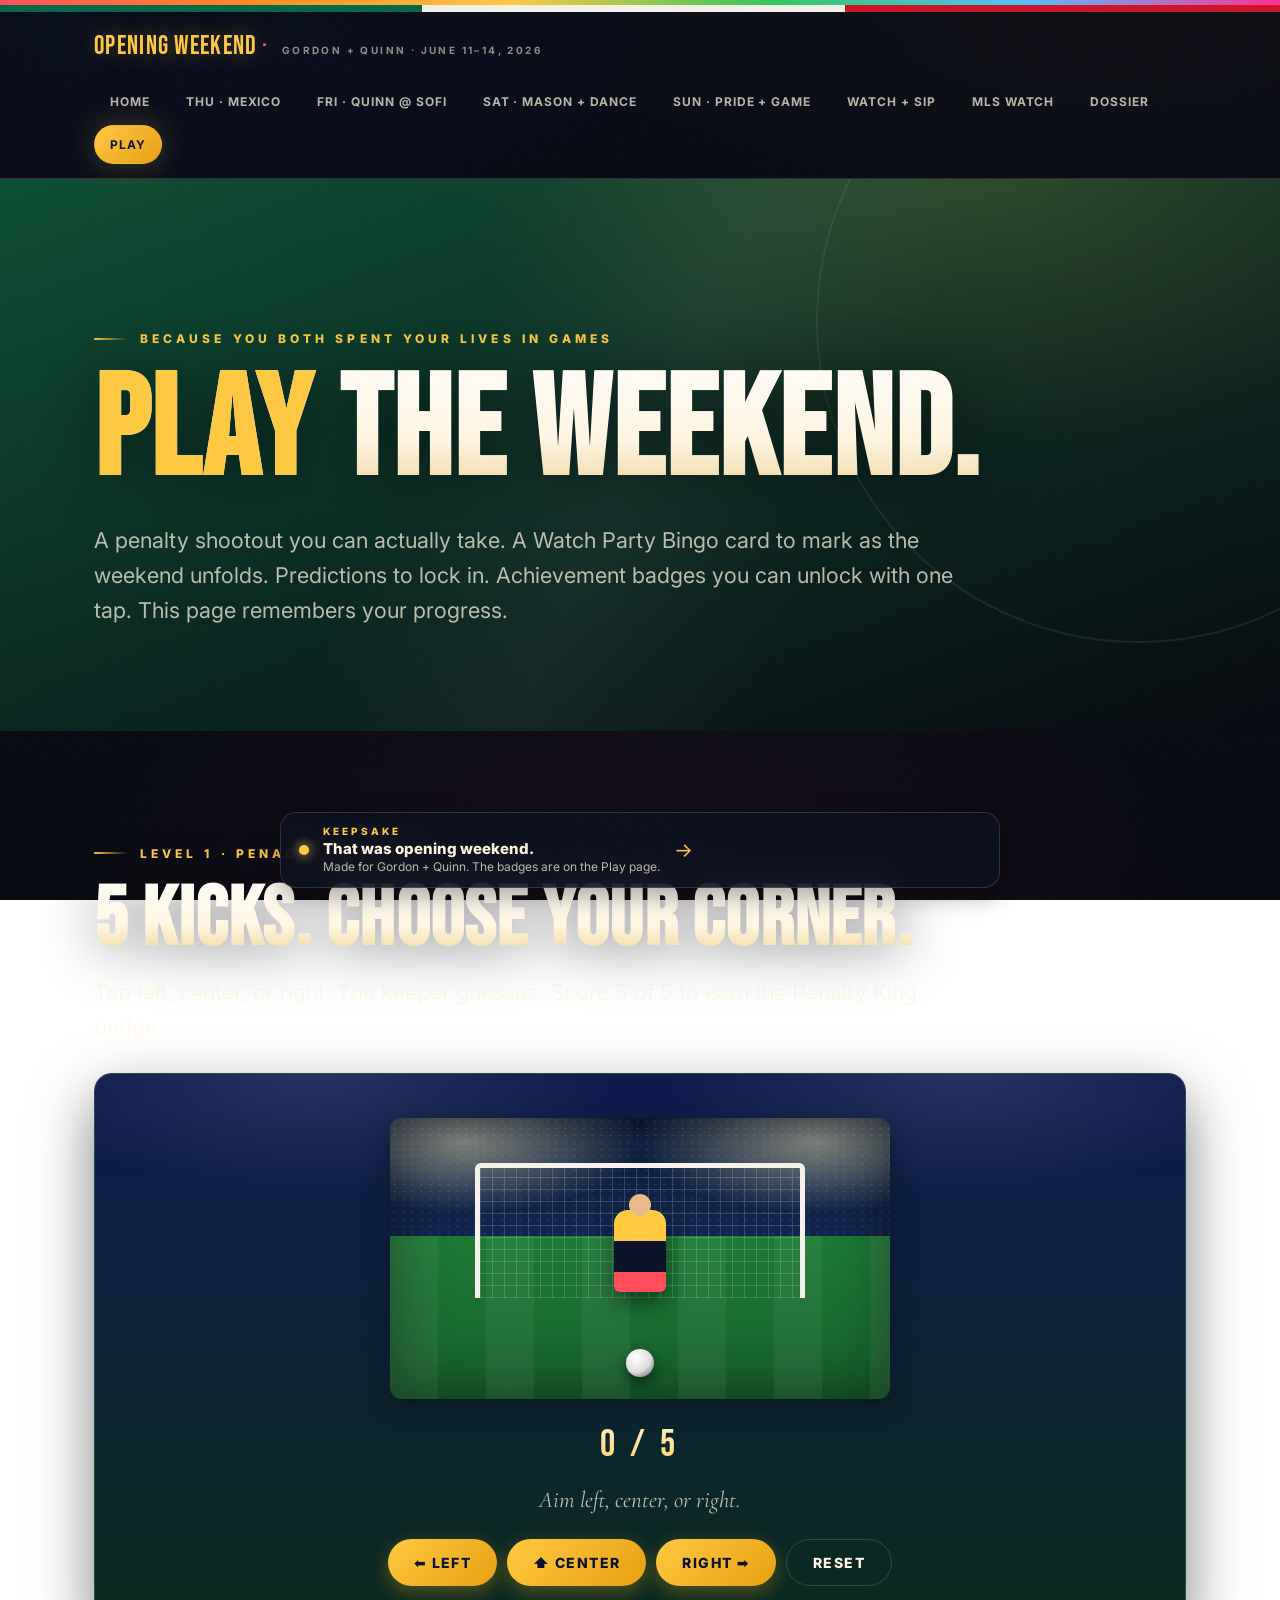
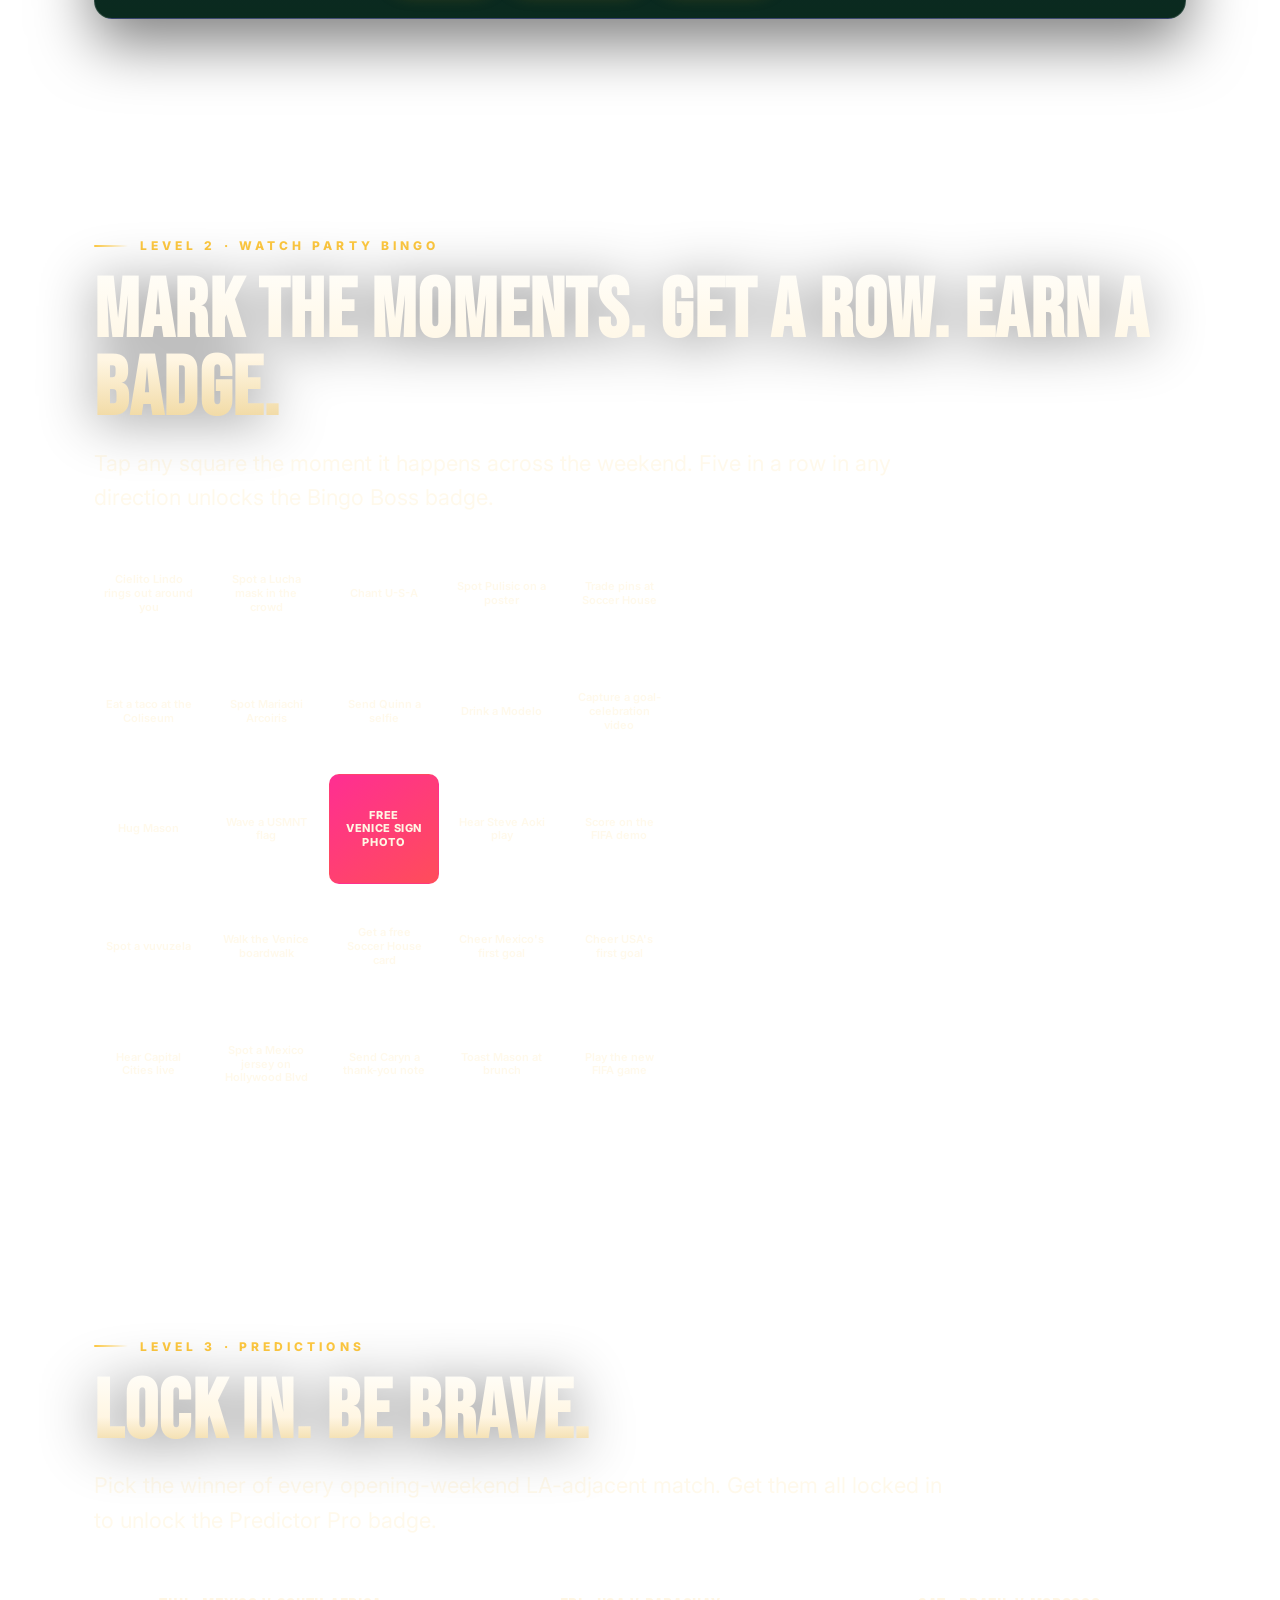
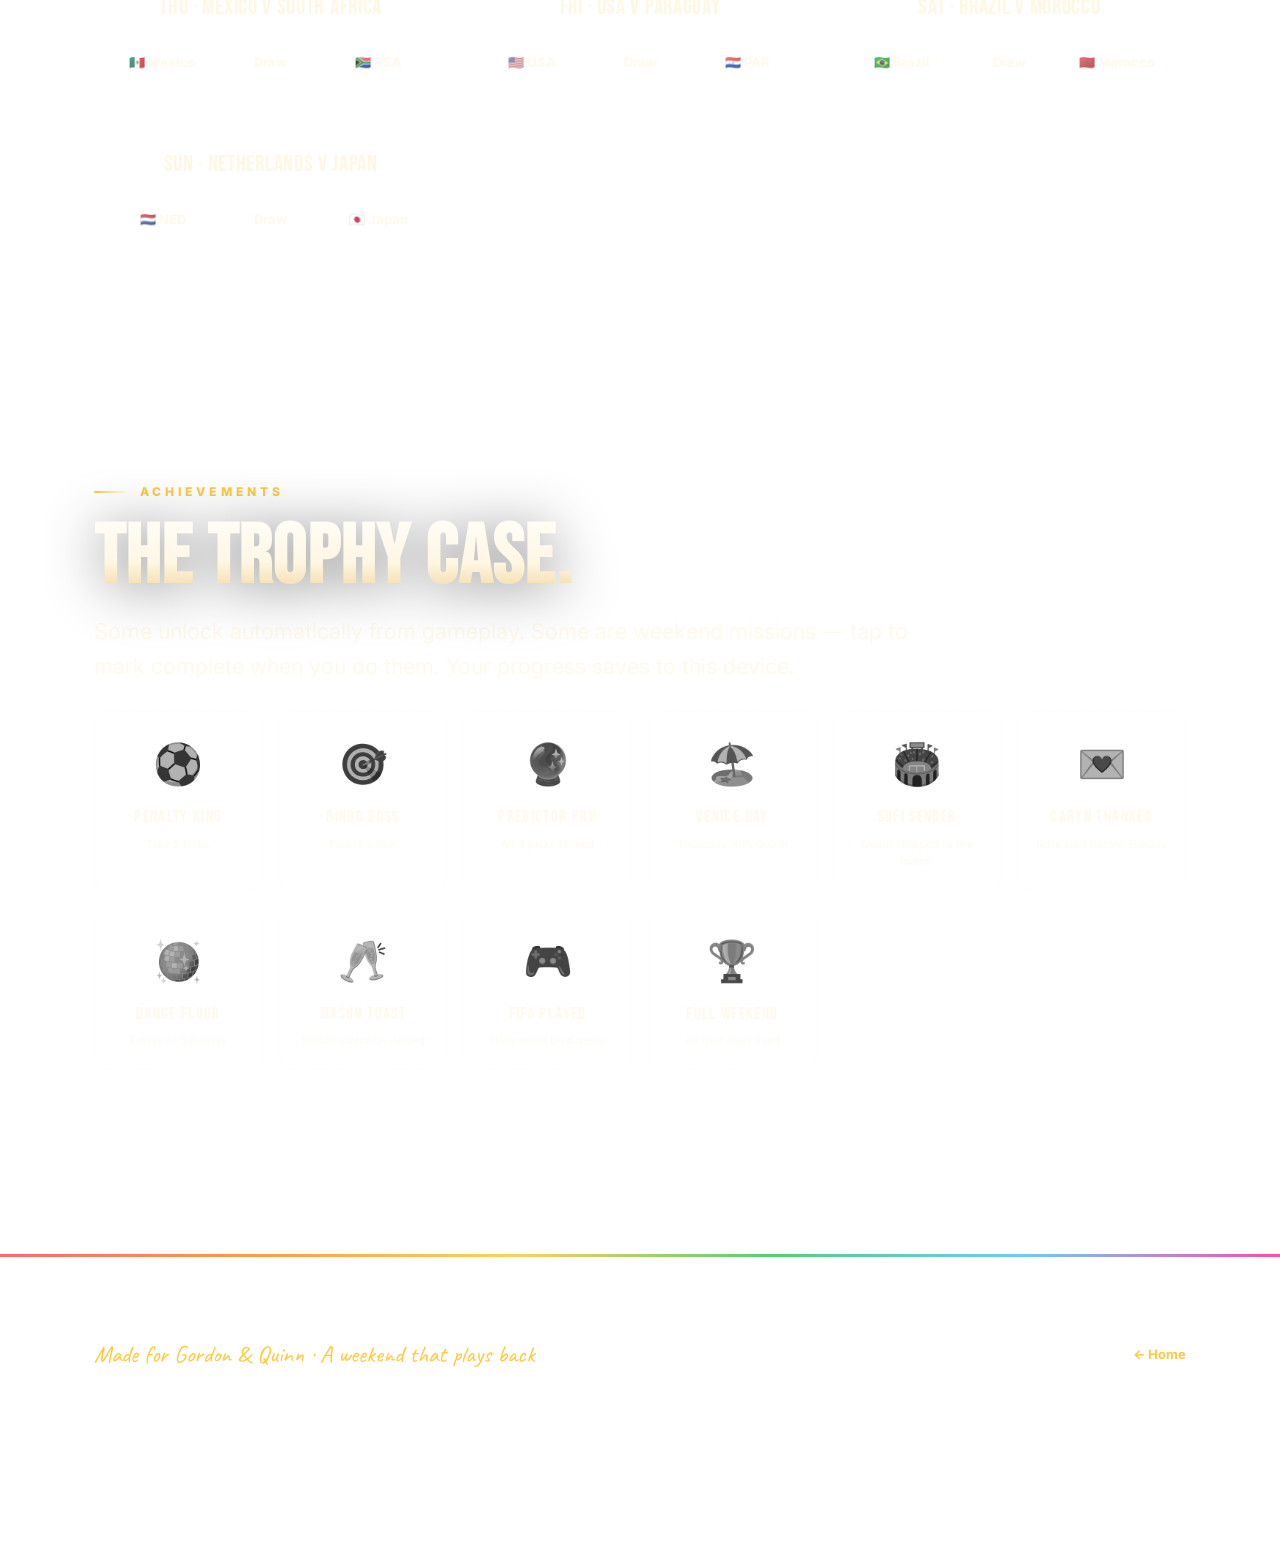
<file: play.html>
<!DOCTYPE html>
<html lang="en">
<head>
<meta charset="utf-8">
<meta name="viewport" content="width=device-width, initial-scale=1">
<title>Play · Penalty Kicks + Bingo + Predictions · Opening Weekend LA</title>
<link href="https://fonts.googleapis.com/css2?family=Bebas+Neue&family=Caveat:wght@400;700&family=Cormorant+Garamond:wght@500;600&family=Inter:wght@400;500;600;700;800&display=swap" rel="stylesheet">
<link rel="stylesheet" href="styles.css">
</head>
<body>

<div class="rainbow-bar"></div>
<div class="flag-bar"></div>

<header class="masthead">
  <div class="wrap">
    <a class="brand" href="index.html">Opening Weekend<span class="dot">·</span><span class="sub">Gordon + Quinn · June 11–14, 2026</span></a>
    <nav class="primary">
      <a href="index.html">Home</a>
      <a href="thursday.html">Thu · Mexico</a>
      <a href="friday.html">Fri · Quinn @ SoFi</a>
      <a href="saturday.html">Sat · Mason + Dance</a>
      <a href="sunday.html">Sun · Pride + Game</a>
      <a href="watch.html">Watch + Sip</a>
      <a href="mls.html">MLS Watch</a>
      <a href="showdown.html">Dossier</a>
      <a href="play.html" class="current">Play</a>
    </nav>
  </div>
</header>

<section class="hero play">
  <div class="wrap">
    <div class="eyebrow" style="color: var(--gold);">Because you both spent your lives in games</div>
    <h1 class="display"><span class="accent">Play</span> the weekend.</h1>
    <p class="lede" style="margin-top: 24px;">A penalty shootout you can actually take. A Watch Party Bingo card to mark as the weekend unfolds. Predictions to lock in. Achievement badges you can unlock with one tap. This page remembers your progress.</p>
  </div>
</section>

<!-- Penalty -->
<section class="section">
  <div class="wrap">
    <div class="eyebrow">Level 1 · Penalty shootout</div>
    <h2 class="display">5 kicks. Choose your corner.</h2>
    <p class="lede" style="margin-top: 16px;">Tap left, center, or right. The keeper guesses. Score 5 of 5 to earn the Penalty King badge.</p>
    <div class="penalty-game">
      <div class="penalty-stage">
        <div class="goal"></div>
        <div class="keeper" id="keeper"></div>
        <div class="ball" id="ball"></div>
      </div>
      <div class="penalty-score" id="penaltyScore">0 / 5</div>
      <div class="penalty-msg" id="penaltyMsg">Aim left, center, or right.</div>
      <div class="penalty-controls">
        <button class="kick-btn" onclick="takePenalty('left')">⬅ Left</button>
        <button class="kick-btn" onclick="takePenalty('center')">⬆ Center</button>
        <button class="kick-btn" onclick="takePenalty('right')">Right ➡</button>
        <button class="kick-btn reset" onclick="resetPenalty()">Reset</button>
      </div>
    </div>
  </div>
</section>

<!-- Bingo -->
<section class="section">
  <div class="wrap">
    <div class="eyebrow">Level 2 · Watch Party Bingo</div>
    <h2 class="display">Mark the moments. Get a row. Earn a badge.</h2>
    <p class="lede" style="margin-top: 16px;">Tap any square the moment it happens across the weekend. Five in a row in any direction unlocks the Bingo Boss badge.</p>
    <div class="bingo">
      <div class="bingo-cell" onclick="toggleBingo(this)">Cielito Lindo rings out around you</div>
      <div class="bingo-cell" onclick="toggleBingo(this)">Spot a Lucha mask in the crowd</div>
      <div class="bingo-cell" onclick="toggleBingo(this)">Chant U-S-A</div>
      <div class="bingo-cell" onclick="toggleBingo(this)">Spot Pulisic on a poster</div>
      <div class="bingo-cell" onclick="toggleBingo(this)">Trade pins at Soccer House</div>

      <div class="bingo-cell" onclick="toggleBingo(this)">Eat a taco at the Coliseum</div>
      <div class="bingo-cell" onclick="toggleBingo(this)">Spot Mariachi Arcoiris</div>
      <div class="bingo-cell" onclick="toggleBingo(this)">Send Quinn a selfie</div>
      <div class="bingo-cell" onclick="toggleBingo(this)">Drink a Modelo</div>
      <div class="bingo-cell" onclick="toggleBingo(this)">Capture a goal-celebration video</div>

      <div class="bingo-cell" onclick="toggleBingo(this)">Hug Mason</div>
      <div class="bingo-cell" onclick="toggleBingo(this)">Wave a USMNT flag</div>
      <div class="bingo-cell free">FREE<br>VENICE SIGN PHOTO</div>
      <div class="bingo-cell" onclick="toggleBingo(this)">Hear Steve Aoki play</div>
      <div class="bingo-cell" onclick="toggleBingo(this)">Score on the FIFA demo</div>

      <div class="bingo-cell" onclick="toggleBingo(this)">Spot a vuvuzela</div>
      <div class="bingo-cell" onclick="toggleBingo(this)">Walk the Venice boardwalk</div>
      <div class="bingo-cell" onclick="toggleBingo(this)">Get a free Soccer House card</div>
      <div class="bingo-cell" onclick="toggleBingo(this)">Cheer Mexico's first goal</div>
      <div class="bingo-cell" onclick="toggleBingo(this)">Cheer USA's first goal</div>

      <div class="bingo-cell" onclick="toggleBingo(this)">Hear Capital Cities live</div>
      <div class="bingo-cell" onclick="toggleBingo(this)">Spot a Mexico jersey on Hollywood Blvd</div>
      <div class="bingo-cell" onclick="toggleBingo(this)">Send Caryn a thank-you note</div>
      <div class="bingo-cell" onclick="toggleBingo(this)">Toast Mason at brunch</div>
      <div class="bingo-cell" onclick="toggleBingo(this)">Play the new FIFA game</div>
    </div>
  </div>
</section>

<!-- Predictions -->
<section class="section">
  <div class="wrap">
    <div class="eyebrow">Level 3 · Predictions</div>
    <h2 class="display">Lock in. Be brave.</h2>
    <p class="lede" style="margin-top: 16px;">Pick the winner of every opening-weekend LA-adjacent match. Get them all locked in to unlock the Predictor Pro badge.</p>
    <div class="prediction-grid">
      <div class="predict-card">
        <div class="match">Thu · Mexico v South Africa</div>
        <div class="options">
          <div class="opt" onclick="choosePredict(this.parentElement.parentElement, this)">🇲🇽 Mexico</div>
          <div class="opt" onclick="choosePredict(this.parentElement.parentElement, this)">Draw</div>
          <div class="opt" onclick="choosePredict(this.parentElement.parentElement, this)">🇿🇦 RSA</div>
        </div>
      </div>
      <div class="predict-card">
        <div class="match">Fri · USA v Paraguay</div>
        <div class="options">
          <div class="opt" onclick="choosePredict(this.parentElement.parentElement, this)">🇺🇸 USA</div>
          <div class="opt" onclick="choosePredict(this.parentElement.parentElement, this)">Draw</div>
          <div class="opt" onclick="choosePredict(this.parentElement.parentElement, this)">🇵🇾 PAR</div>
        </div>
      </div>
      <div class="predict-card">
        <div class="match">Sat · Brazil v Morocco</div>
        <div class="options">
          <div class="opt" onclick="choosePredict(this.parentElement.parentElement, this)">🇧🇷 Brazil</div>
          <div class="opt" onclick="choosePredict(this.parentElement.parentElement, this)">Draw</div>
          <div class="opt" onclick="choosePredict(this.parentElement.parentElement, this)">🇲🇦 Morocco</div>
        </div>
      </div>
      <div class="predict-card">
        <div class="match">Sun · Netherlands v Japan</div>
        <div class="options">
          <div class="opt" onclick="choosePredict(this.parentElement.parentElement, this)">🇳🇱 NED</div>
          <div class="opt" onclick="choosePredict(this.parentElement.parentElement, this)">Draw</div>
          <div class="opt" onclick="choosePredict(this.parentElement.parentElement, this)">🇯🇵 Japan</div>
        </div>
      </div>
    </div>
  </div>
</section>

<!-- Achievements -->
<section class="section">
  <div class="wrap">
    <div class="eyebrow">Achievements</div>
    <h2 class="display">The trophy case.</h2>
    <p class="lede" style="margin-top: 16px;">Some unlock automatically from gameplay. Some are weekend missions — tap to mark complete when you do them. Your progress saves to this device.</p>
    <div class="badges">
      <div class="badge" data-badge="penalty-king" onclick="toggleBadge(this)">
        <span class="badge-icon">⚽</span>
        <div class="badge-title">Penalty King</div>
        <div class="badge-desc">Take 5 kicks</div>
      </div>
      <div class="badge" data-badge="bingo-row" onclick="toggleBadge(this)">
        <span class="badge-icon">🎯</span>
        <div class="badge-title">Bingo Boss</div>
        <div class="badge-desc">Five in a row</div>
      </div>
      <div class="badge" data-badge="predict-pro" onclick="toggleBadge(this)">
        <span class="badge-icon">🔮</span>
        <div class="badge-title">Predictor Pro</div>
        <div class="badge-desc">All 4 picks locked</div>
      </div>
      <div class="badge" data-badge="venice-day" onclick="toggleBadge(this)">
        <span class="badge-icon">🏖️</span>
        <div class="badge-title">Venice Day</div>
        <div class="badge-desc">Thursday with Quinn</div>
      </div>
      <div class="badge" data-badge="quinn-sofi" onclick="toggleBadge(this)">
        <span class="badge-icon">🏟️</span>
        <div class="badge-title">SoFi Sender</div>
        <div class="badge-desc">Quinn shipped to the match</div>
      </div>
      <div class="badge" data-badge="caryn-thanks" onclick="toggleBadge(this)">
        <span class="badge-icon">💌</span>
        <div class="badge-title">Caryn Thanked</div>
        <div class="badge-desc">Note sent before Sunday</div>
      </div>
      <div class="badge" data-badge="dance-floor" onclick="toggleBadge(this)">
        <span class="badge-icon">🪩</span>
        <div class="badge-title">Dance Floor</div>
        <div class="badge-desc">Friday or Saturday</div>
      </div>
      <div class="badge" data-badge="mason-toast" onclick="toggleBadge(this)">
        <span class="badge-icon">🥂</span>
        <div class="badge-title">Mason Toast</div>
        <div class="badge-desc">Birthday brunch landed</div>
      </div>
      <div class="badge" data-badge="fifa-played" onclick="toggleBadge(this)">
        <span class="badge-icon">🎮</span>
        <div class="badge-title">FIFA Played</div>
        <div class="badge-desc">Hollywood Blvd demo</div>
      </div>
      <div class="badge" data-badge="full-weekend" onclick="toggleBadge(this)">
        <span class="badge-icon">🏆</span>
        <div class="badge-title">Full Weekend</div>
        <div class="badge-desc">All four days lived</div>
      </div>
    </div>
  </div>
</section>

<footer class="site">
  <div class="wrap">
    <div class="made">Made for Gordon &amp; Quinn · A weekend that plays back</div>
    <div><a href="index.html">← Home</a></div>
  </div>
</footer>

<script src="game.js"></script>
<script src="companion.js" defer></script>
</body>
</html>
</file>
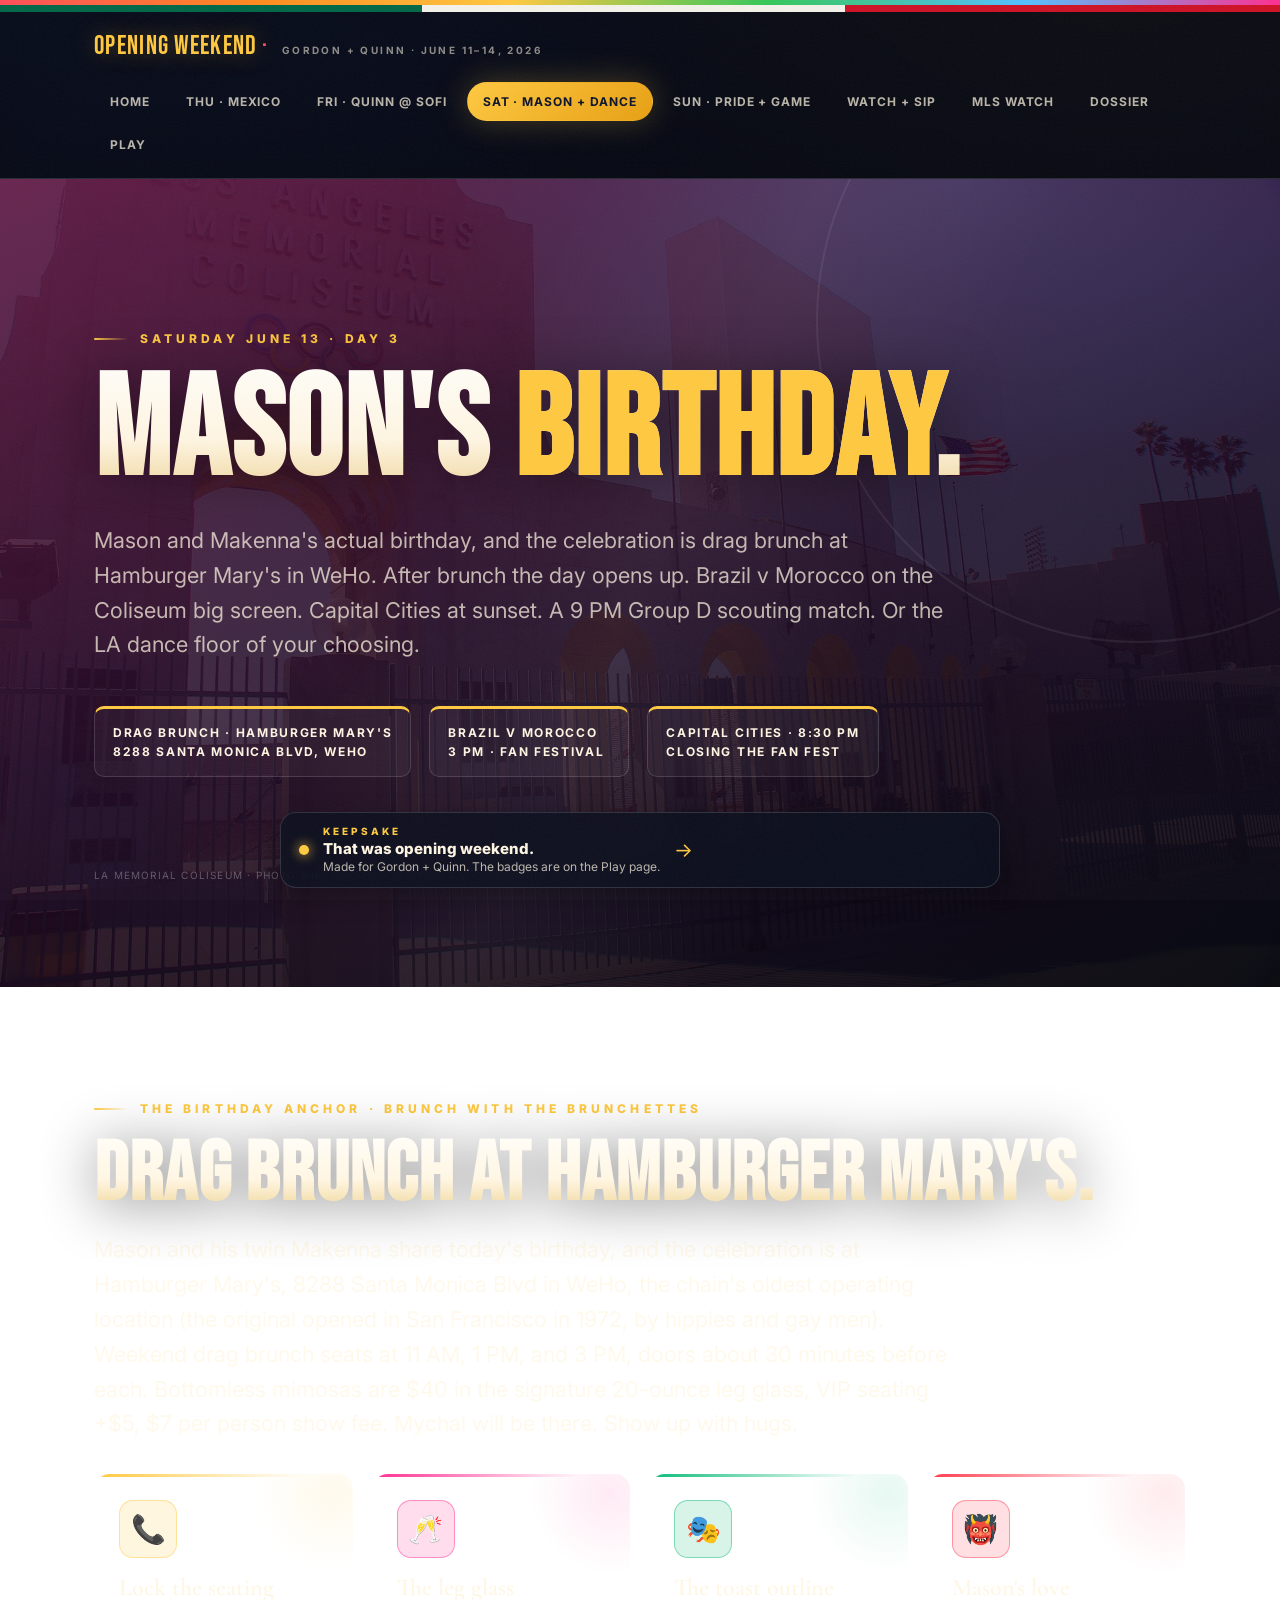
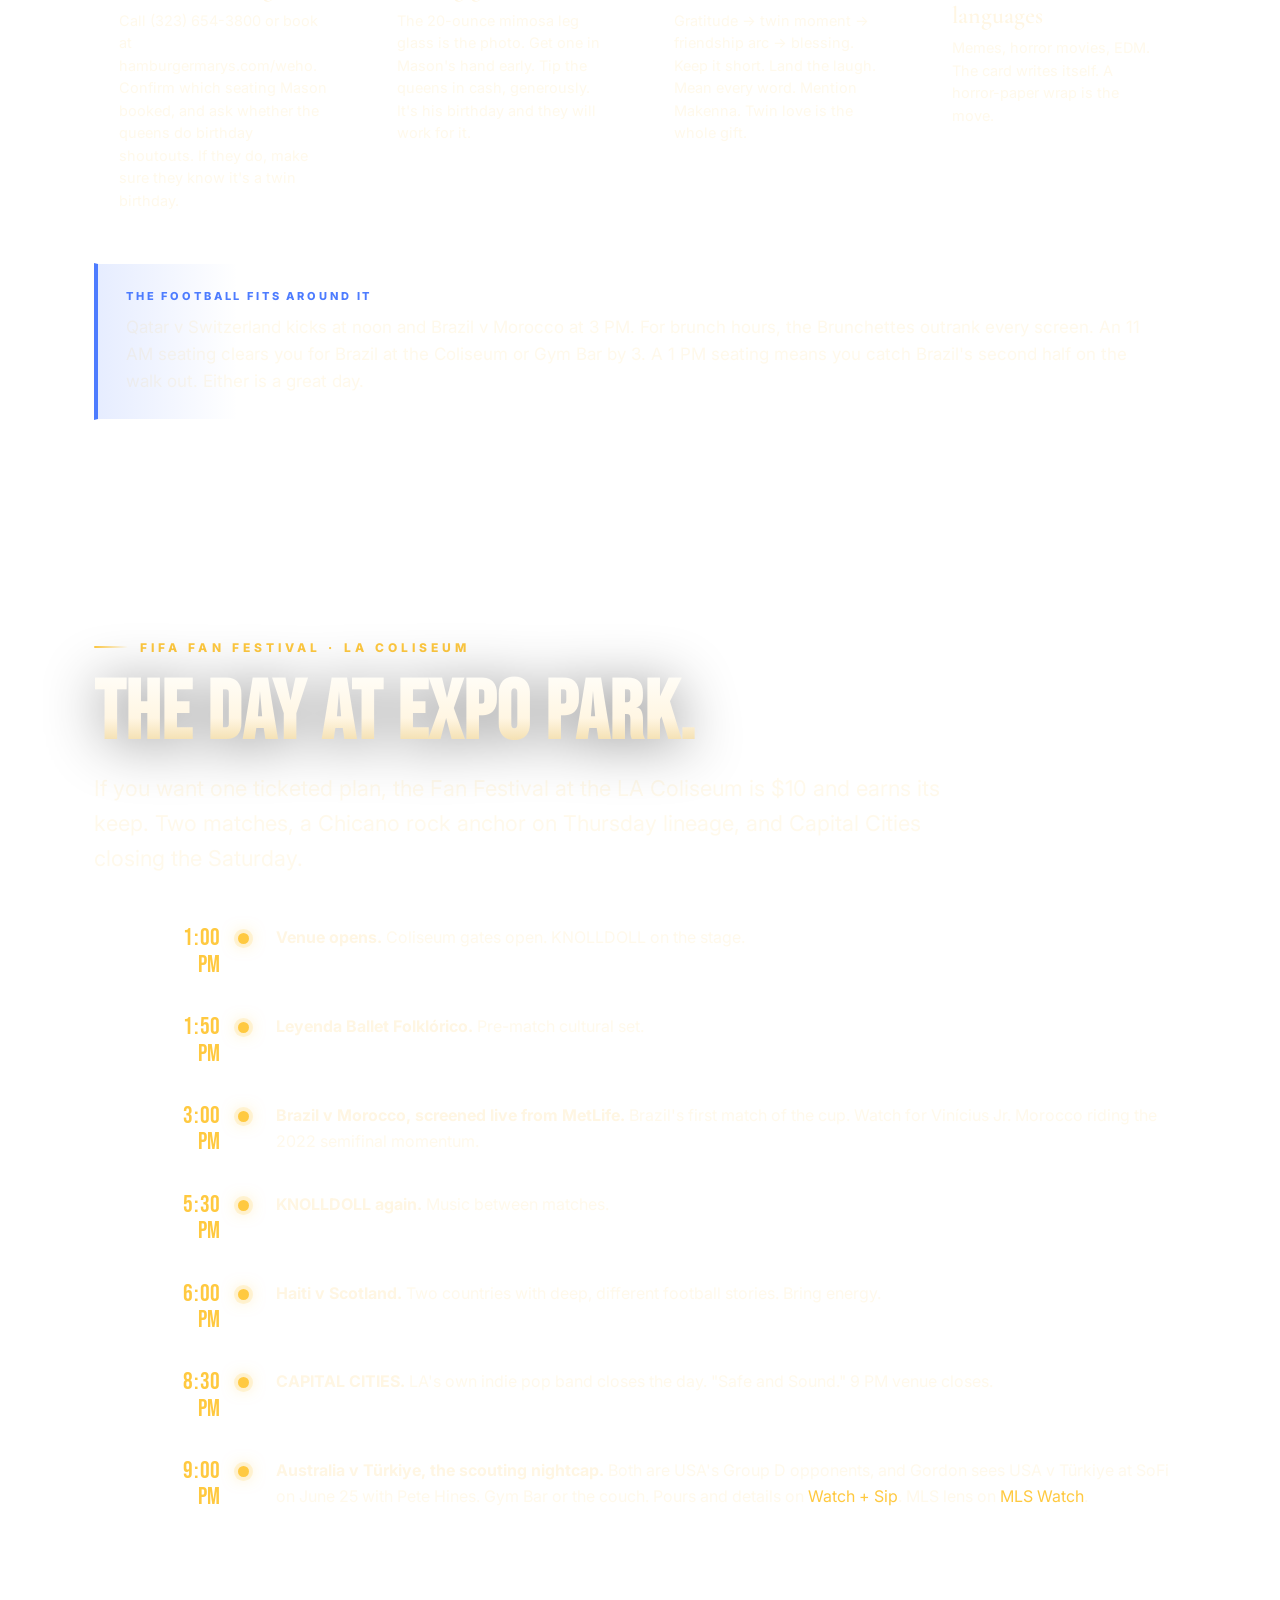
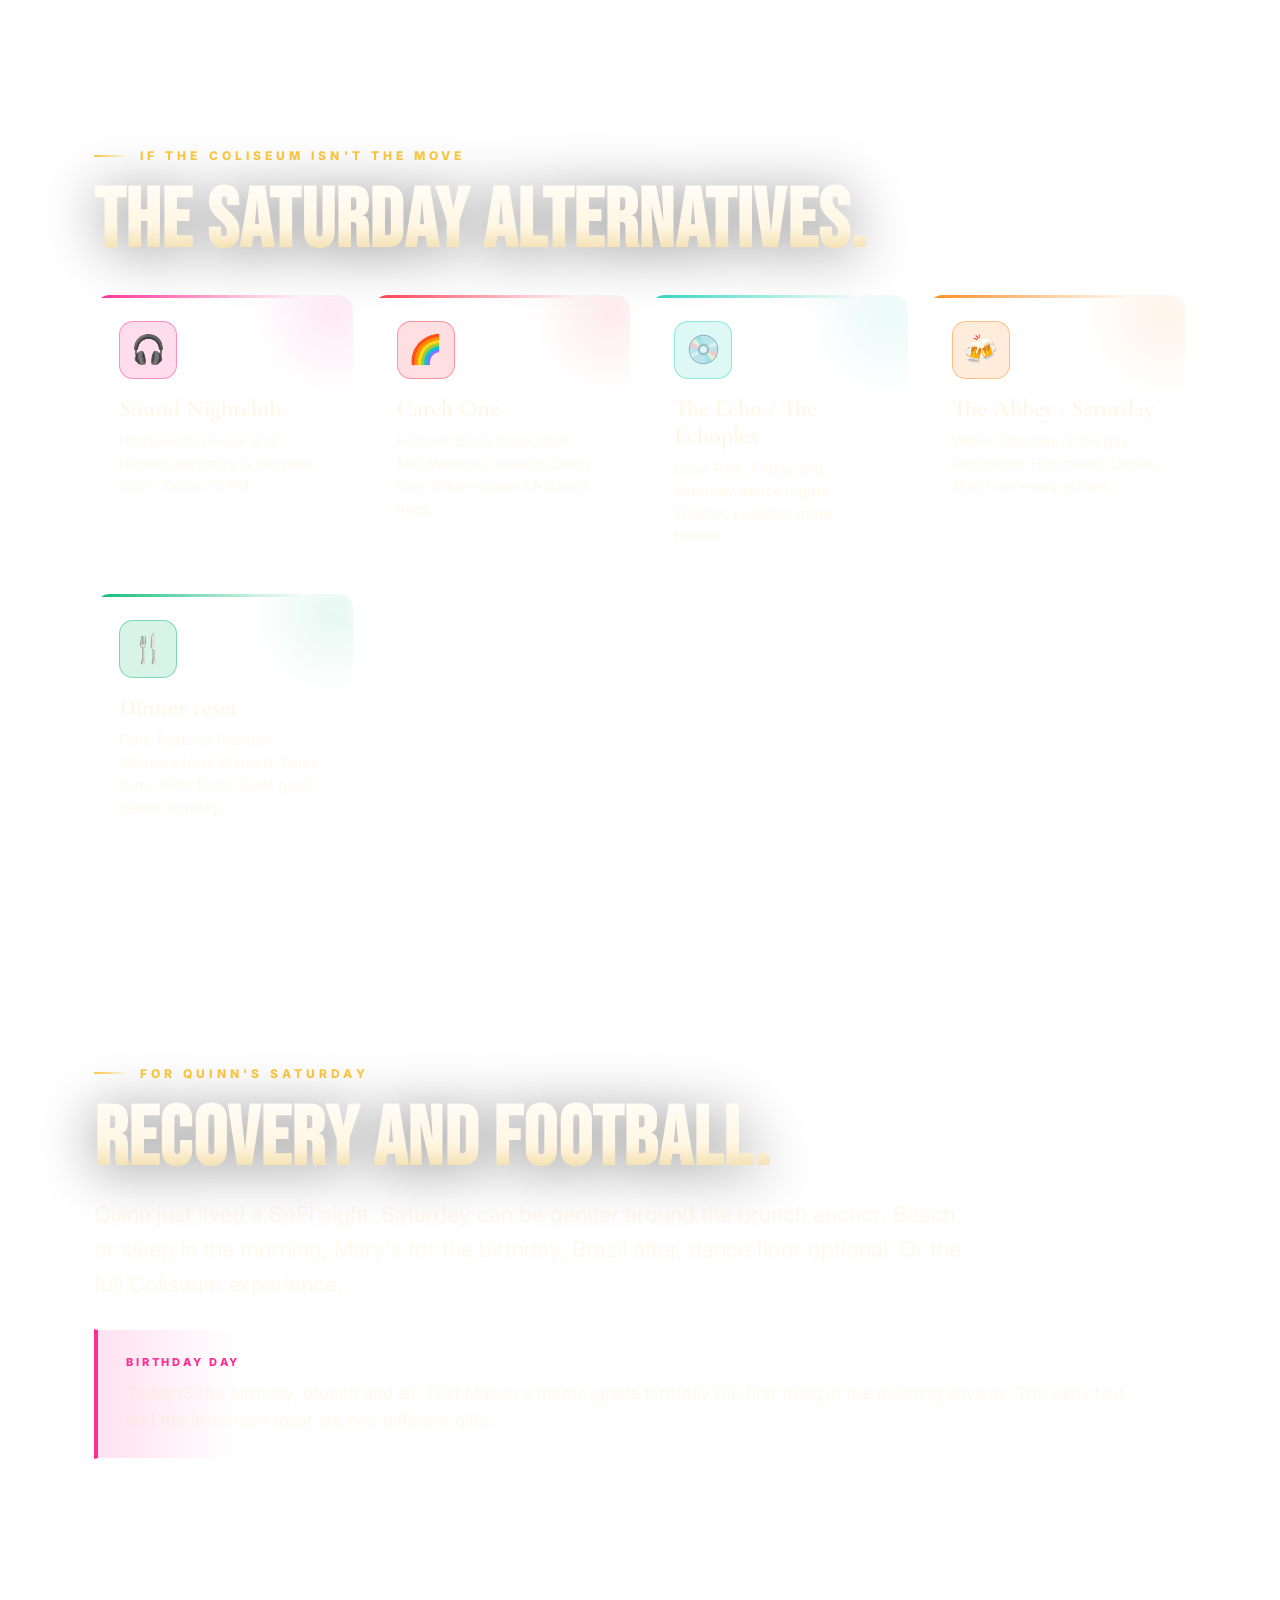
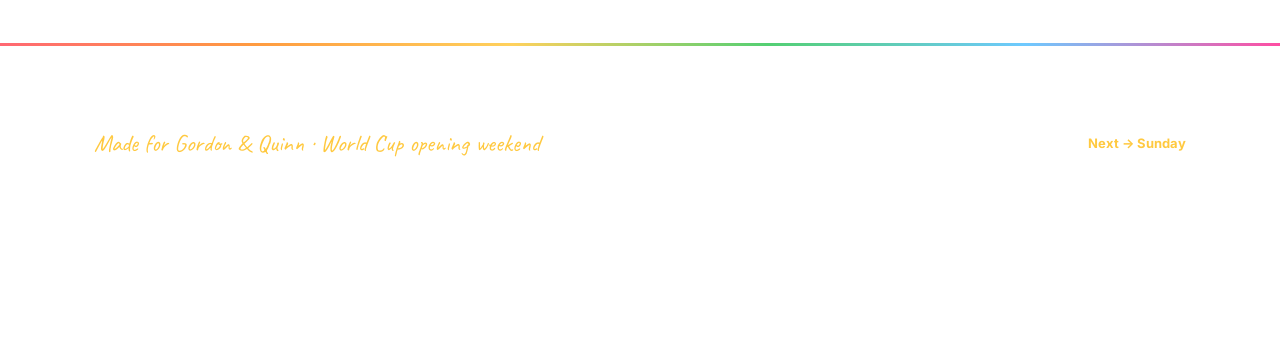
<file: saturday.html>
<!DOCTYPE html>
<html lang="en">
<head>
<meta charset="utf-8">
<meta name="viewport" content="width=device-width, initial-scale=1">
<title>Saturday · Mason's Birthday + Dance Card · Opening Weekend LA</title>
<link href="https://fonts.googleapis.com/css2?family=Bebas+Neue&family=Caveat:wght@400;700&family=Cormorant+Garamond:wght@500;600&family=Inter:wght@400;500;600;700;800&display=swap" rel="stylesheet">
<link rel="stylesheet" href="styles.css">
</head>
<body>

<div class="rainbow-bar"></div>
<div class="flag-bar"></div>

<header class="masthead">
  <div class="wrap">
    <a class="brand" href="index.html">Opening Weekend<span class="dot">·</span><span class="sub">Gordon + Quinn · June 11–14, 2026</span></a>
    <nav class="primary">
      <a href="index.html">Home</a>
      <a href="thursday.html">Thu · Mexico</a>
      <a href="friday.html">Fri · Quinn @ SoFi</a>
      <a href="saturday.html" class="current">Sat · Mason + Dance</a>
      <a href="sunday.html">Sun · Pride + Game</a>
      <a href="watch.html">Watch + Sip</a>
      <a href="mls.html">MLS Watch</a>
      <a href="showdown.html">Dossier</a>
      <a href="play.html">Play</a>
    </nav>
  </div>
</header>

<section class="hero party hero--photo" style="--hero-img:url('assets/coliseum.jpg')">
  <div class="wrap">
    <div class="eyebrow" style="color: var(--gold);">Saturday June 13 · Day 3</div>
    <h1 class="display">Mason's <span class="accent">birthday</span>.</h1>
    <p class="lede" style="margin-top: 24px;">Mason and Makenna's actual birthday, and the celebration is drag brunch at Hamburger Mary's in WeHo. After brunch the day opens up. Brazil v Morocco on the Coliseum big screen. Capital Cities at sunset. A 9 PM Group D scouting match. Or the LA dance floor of your choosing.</p>
    <div class="hero-meta">
      <div>Drag brunch · Hamburger Mary's<br>8288 Santa Monica Blvd, WeHo</div>
      <div>Brazil v Morocco<br>3 PM · Fan Festival</div>
      <div>Capital Cities · 8:30 PM<br>Closing the Fan Fest</div>
    </div>
  </div>
  <div class="wrap"><div class="hero-credit">LA Memorial Coliseum · photo MikeJiroch · CC BY-SA 3.0 · Wikimedia Commons</div></div>
</section>

<section class="section">
  <div class="wrap">
    <div class="eyebrow">The birthday anchor · Brunch with the Brunchettes</div>
    <h2 class="display">Drag brunch at Hamburger Mary's.</h2>
    <p class="lede" style="margin-top: 18px;">Mason and his twin Makenna share today's birthday, and the celebration is at Hamburger Mary's, 8288 Santa Monica Blvd in WeHo, the chain's oldest operating location (the original opened in San Francisco in 1972, by hippies and gay men). Weekend drag brunch seats at 11 AM, 1 PM, and 3 PM, doors about 30 minutes before each. Bottomless mimosas are $40 in the signature 20-ounce leg glass, VIP seating +$5, $7 per person show fee. Mychal will be there. Show up with hugs.</p>
    <div class="cards-grid">
      <div class="fact-card gold">
        <div class="icon">📞</div>
        <h4>Lock the seating</h4>
        <p>Call (323) 654-3800 or book at hamburgermarys.com/weho. Confirm which seating Mason booked, and ask whether the queens do birthday shoutouts. If they do, make sure they know it's a twin birthday.</p>
      </div>
      <div class="fact-card magenta">
        <div class="icon">🥂</div>
        <h4>The leg glass</h4>
        <p>The 20-ounce mimosa leg glass is the photo. Get one in Mason's hand early. Tip the queens in cash, generously. It's his birthday and they will work for it.</p>
      </div>
      <div class="fact-card green">
        <div class="icon">🎭</div>
        <h4>The toast outline</h4>
        <p>Gratitude → twin moment → friendship arc → blessing. Keep it short. Land the laugh. Mean every word. Mention Makenna. Twin love is the whole gift.</p>
      </div>
      <div class="fact-card red">
        <div class="icon">👹</div>
        <h4>Mason's love languages</h4>
        <p>Memes, horror movies, EDM. The card writes itself. A horror-paper wrap is the move.</p>
      </div>
    </div>
    <div class="callout blue" style="margin-top: 24px;">
      <div class="label">The football fits around it</div>
      <p>Qatar v Switzerland kicks at noon and Brazil v Morocco at 3 PM. For brunch hours, the Brunchettes outrank every screen. An 11 AM seating clears you for Brazil at the Coliseum or Gym Bar by 3. A 1 PM seating means you catch Brazil's second half on the walk out. Either is a great day.</p>
    </div>
  </div>
</section>

<section class="section">
  <div class="wrap">
    <div class="eyebrow">FIFA Fan Festival · LA Coliseum</div>
    <h2 class="display">The day at Expo Park.</h2>
    <p class="lede" style="margin-top: 18px;">If you want one ticketed plan, the Fan Festival at the LA Coliseum is $10 and earns its keep. Two matches, a Chicano rock anchor on Thursday lineage, and Capital Cities closing the Saturday.</p>
    <div class="itinerary">
      <div class="when">1:00<br>PM</div>
      <div class="what"><strong>Venue opens.</strong> Coliseum gates open. KNOLLDOLL on the stage.</div>
      <div class="when">1:50<br>PM</div>
      <div class="what"><strong>Leyenda Ballet Folklórico.</strong> Pre-match cultural set.</div>
      <div class="when">3:00<br>PM</div>
      <div class="what"><strong>Brazil v Morocco, screened live from MetLife.</strong> Brazil's first match of the cup. Watch for Vinícius Jr. Morocco riding the 2022 semifinal momentum.</div>
      <div class="when">5:30<br>PM</div>
      <div class="what"><strong>KNOLLDOLL again.</strong> Music between matches.</div>
      <div class="when">6:00<br>PM</div>
      <div class="what"><strong>Haiti v Scotland.</strong> Two countries with deep, different football stories. Bring energy.</div>
      <div class="when">8:30<br>PM</div>
      <div class="what"><strong>CAPITAL CITIES.</strong> LA's own indie pop band closes the day. "Safe and Sound." 9 PM venue closes.</div>
      <div class="when">9:00<br>PM</div>
      <div class="what"><strong>Australia v Türkiye, the scouting nightcap.</strong> Both are USA's Group D opponents, and Gordon sees USA v Türkiye at SoFi on June 25 with Pete Hines. Gym Bar or the couch. Pours and details on <a href="watch.html">Watch + Sip</a>. MLS lens on <a href="mls.html">MLS Watch</a>.</div>
    </div>
  </div>
</section>

<section class="section">
  <div class="wrap">
    <div class="eyebrow">If the Coliseum isn't the move</div>
    <h2 class="display">The Saturday alternatives.</h2>
    <div class="cards-grid">
      <div class="fact-card magenta">
        <div class="icon">🎧</div>
        <h4>Sound Nightclub</h4>
        <p>Hollywood. House and techno. Saturday is the peak night. Doors 10 PM.</p>
      </div>
      <div class="fact-card red">
        <div class="icon">🌈</div>
        <h4>Catch One</h4>
        <p>Historic Black queer club. Mid-Wilshire. Jewel's Catch One. Where queer LA dance lives.</p>
      </div>
      <div class="fact-card teal">
        <div class="icon">💿</div>
        <h4>The Echo / The Echoplex</h4>
        <p>Echo Park. Friday and Saturday dance nights. Smaller, sweatier, more honest.</p>
      </div>
      <div class="fact-card orange">
        <div class="icon">🍻</div>
        <h4>The Abbey · Saturday</h4>
        <p>WeHo Saturday is the gay institution. Hot crowd. Drinks. Match on every screen.</p>
      </div>
      <div class="fact-card green">
        <div class="icon">🍴</div>
        <h4>Dinner reset</h4>
        <p>Felix Trattoria (Venice), Manuela (Arts District), Salt's Cure, Petit Trois. Quiet good before Sunday.</p>
      </div>
    </div>
  </div>
</section>

<section class="section">
  <div class="wrap">
    <div class="eyebrow">For Quinn's Saturday</div>
    <h2 class="display">Recovery and football.</h2>
    <p class="lede" style="margin-top: 18px;">Quinn just lived a SoFi night. Saturday can be gentler around the brunch anchor. Beach or sleep in the morning, Mary's for the birthday, Brazil after, dance floor optional. Or the full Coliseum experience.</p>
    <div class="callout magenta">
      <div class="label">Birthday day</div>
      <p>Today IS the birthday, brunch and all. Text Mason a meme-grade birthday GIF first thing in the morning anyway. The early text and the in-person toast are two different gifts.</p>
    </div>
  </div>
</section>

<footer class="site">
  <div class="wrap">
    <div class="made">Made for Gordon &amp; Quinn · World Cup opening weekend</div>
    <div><a href="sunday.html">Next → Sunday</a></div>
  </div>
</footer>

<script src="companion.js" defer></script>
</body>
</html>
</file>
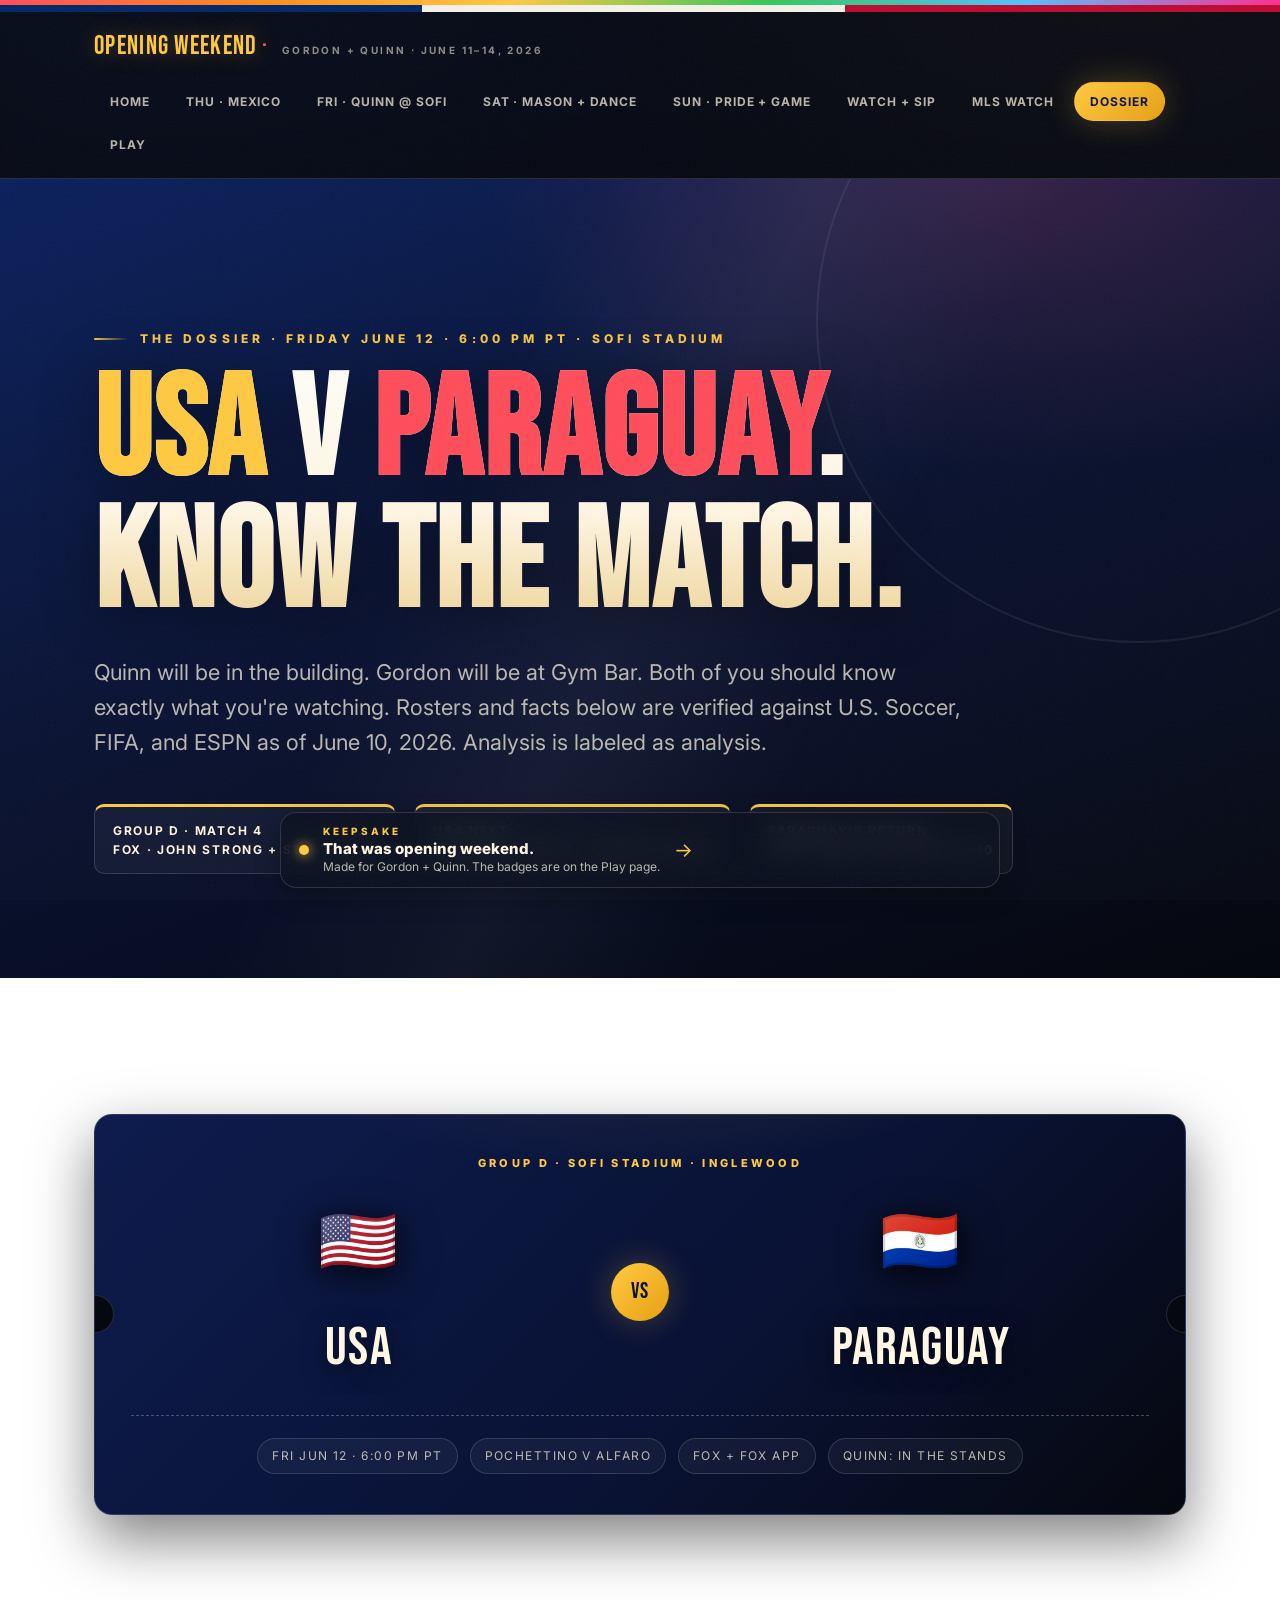
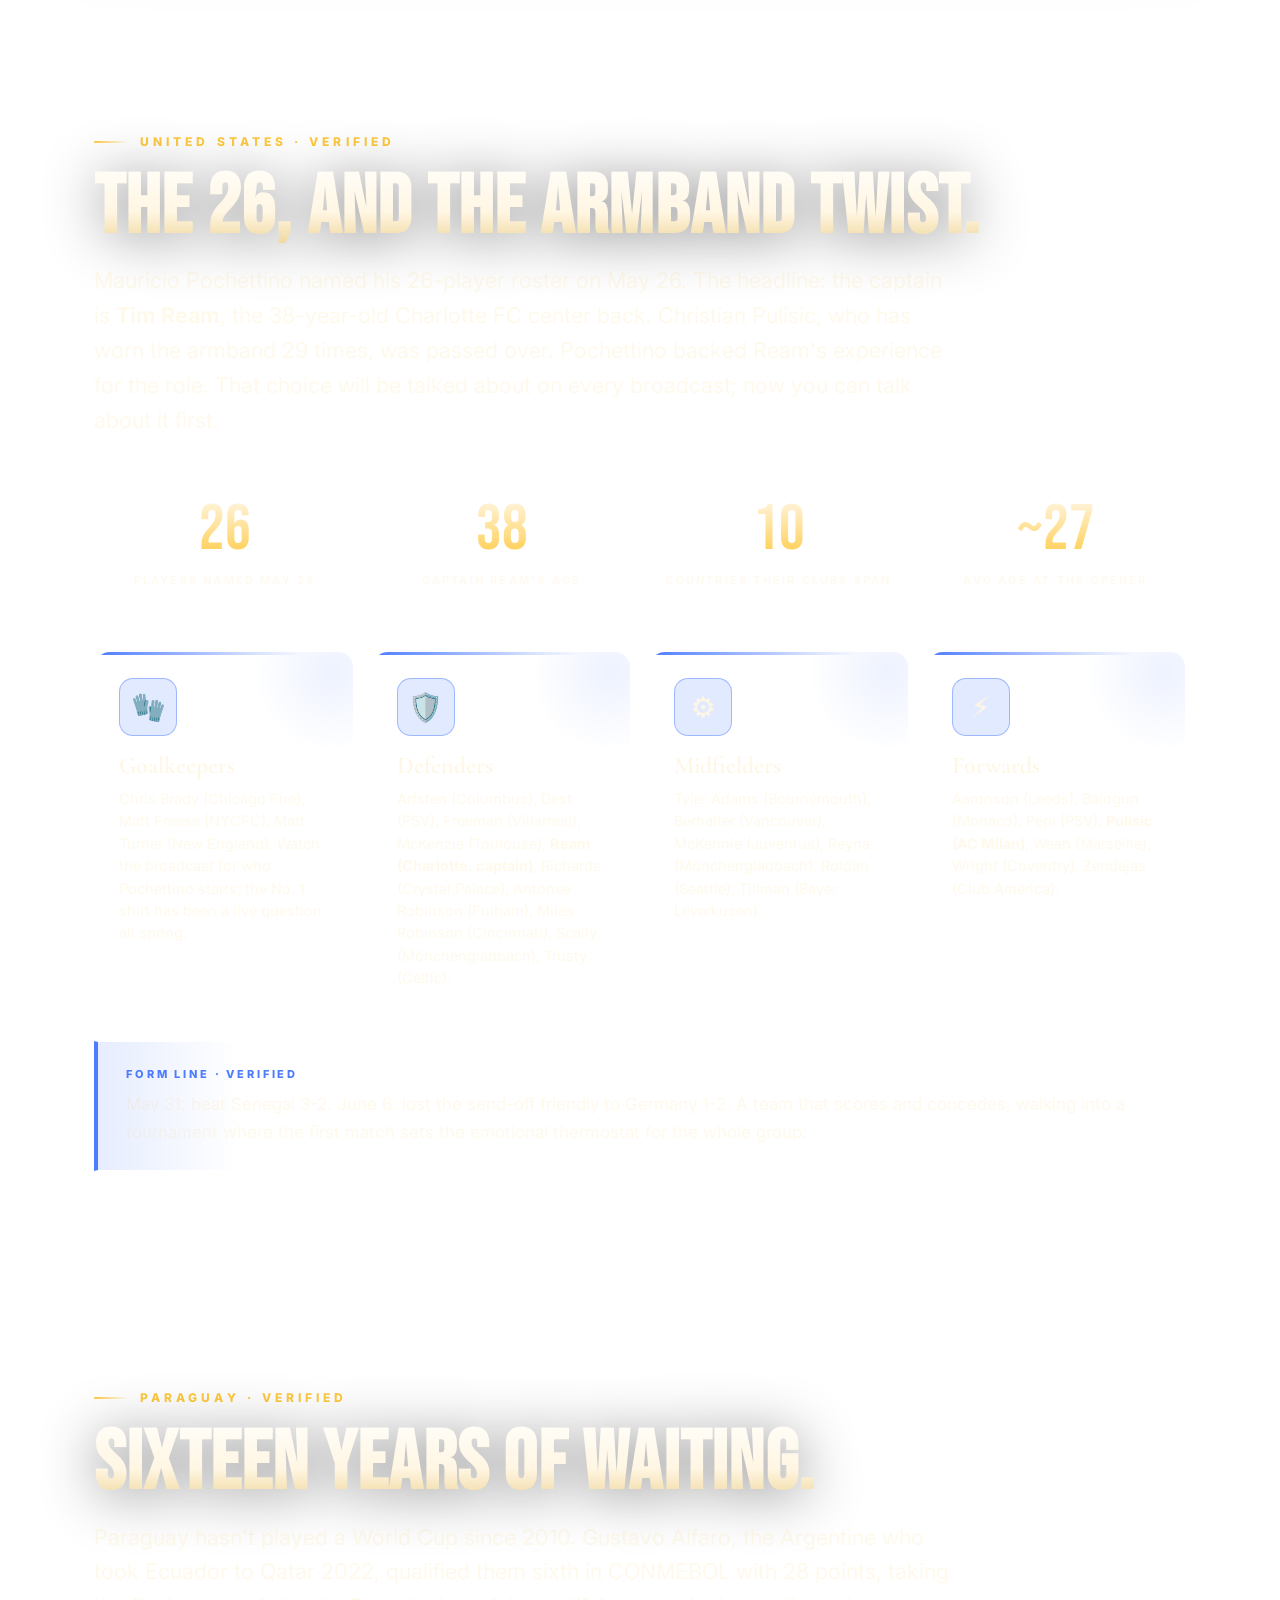
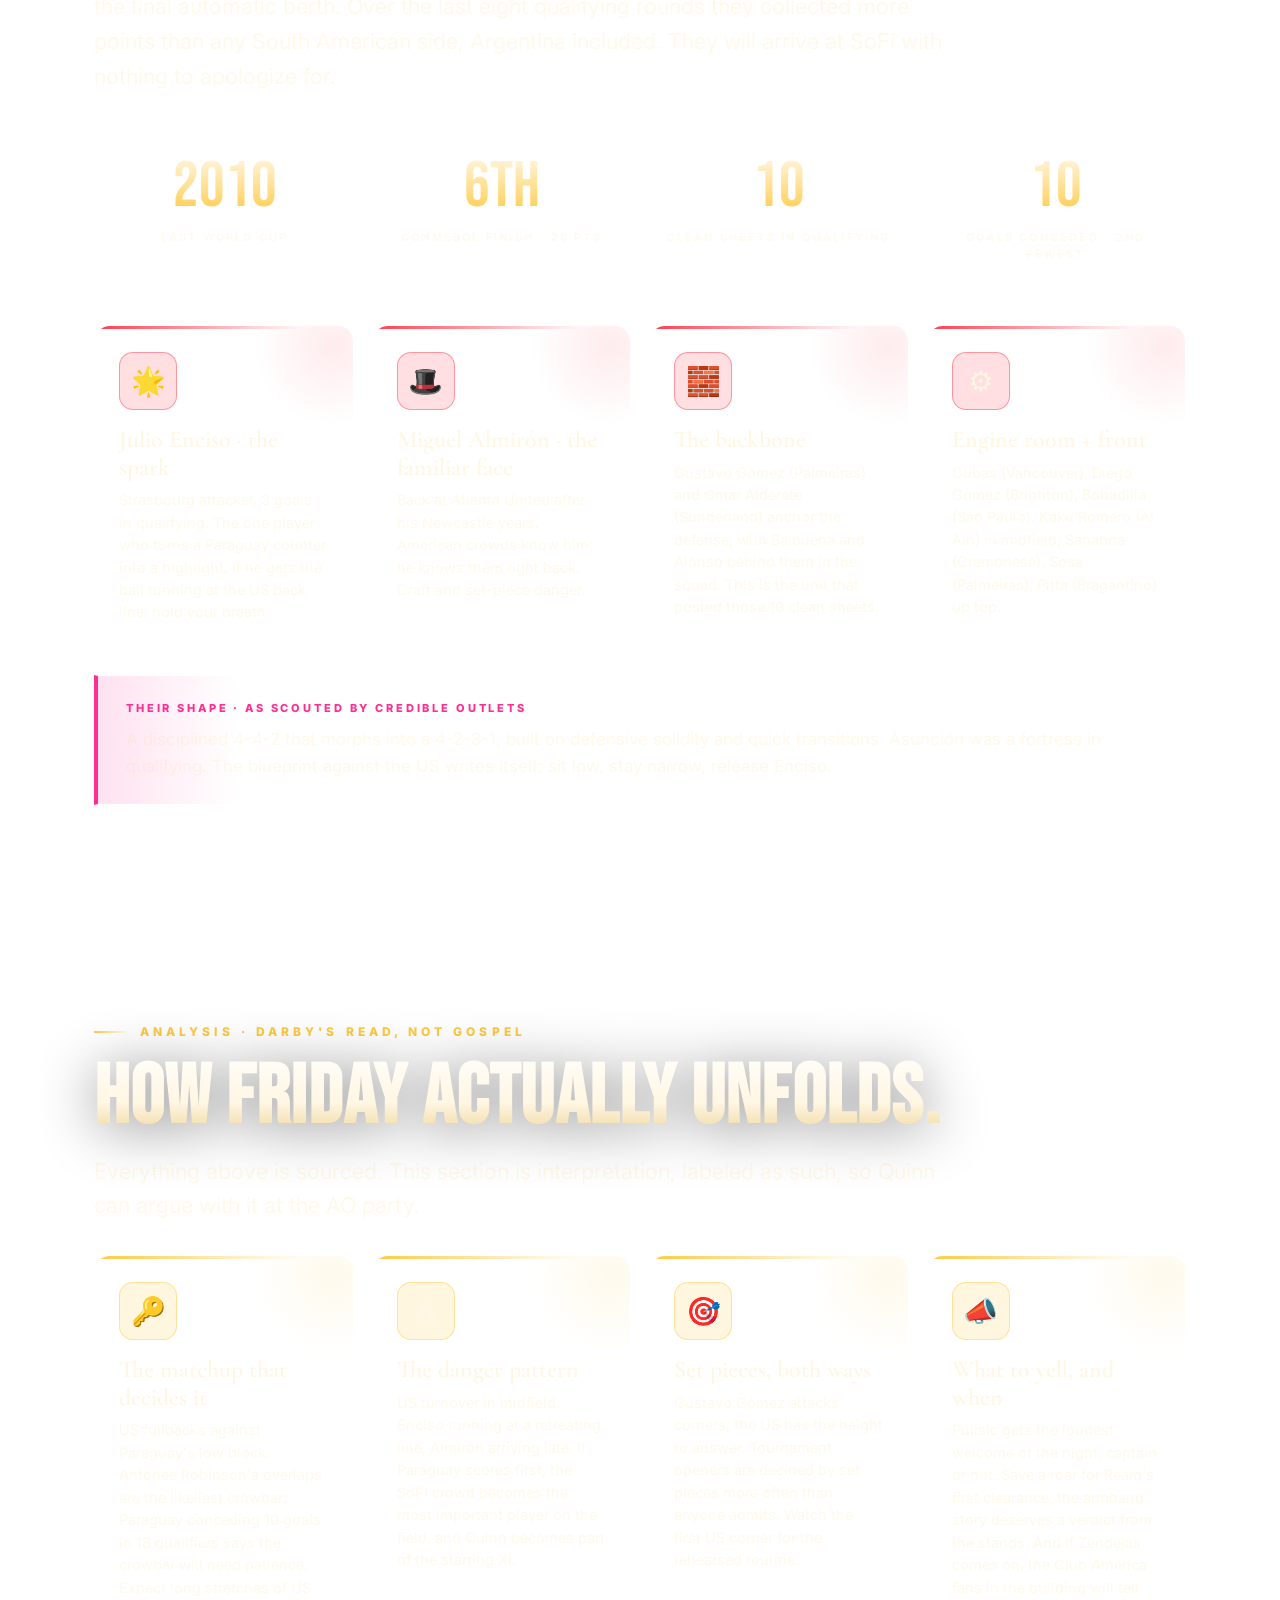
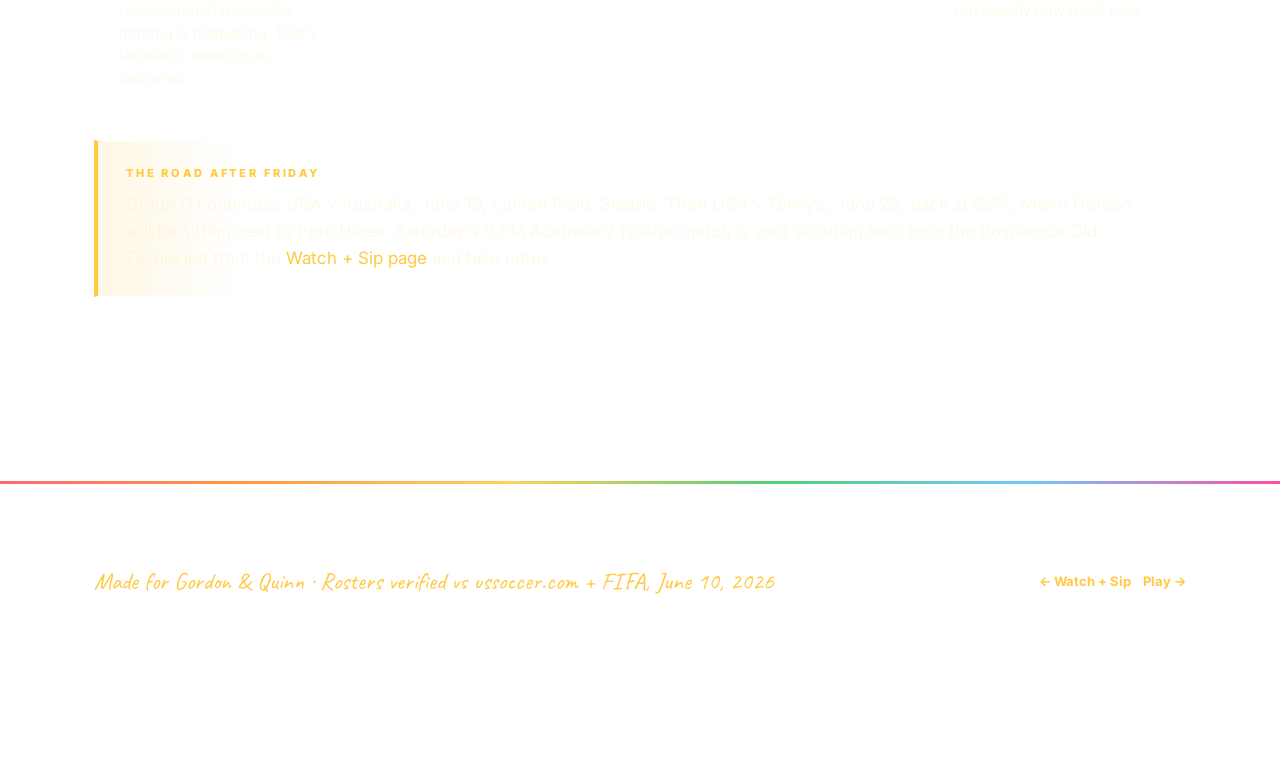
<file: showdown.html>
<!DOCTYPE html>
<html lang="en">
<head>
<meta charset="utf-8">
<meta name="viewport" content="width=device-width, initial-scale=1">
<title>The Dossier · USA v Paraguay · Opening Weekend LA</title>
<link href="https://fonts.googleapis.com/css2?family=Bebas+Neue&family=Caveat:wght@400;700&family=Cormorant+Garamond:wght@500;600&family=Inter:wght@400;500;600;700;800&display=swap" rel="stylesheet">
<link rel="stylesheet" href="styles.css">
</head>
<body>

<div class="rainbow-bar"></div>
<div class="flag-bar usa"></div>

<header class="masthead">
  <div class="wrap">
    <a class="brand" href="index.html">Opening Weekend<span class="dot">·</span><span class="sub">Gordon + Quinn · June 11–14, 2026</span></a>
    <nav class="primary">
      <a href="index.html">Home</a>
      <a href="thursday.html">Thu · Mexico</a>
      <a href="friday.html">Fri · Quinn @ SoFi</a>
      <a href="saturday.html">Sat · Mason + Dance</a>
      <a href="sunday.html">Sun · Pride + Game</a>
      <a href="watch.html">Watch + Sip</a>
      <a href="mls.html">MLS Watch</a>
      <a href="showdown.html" class="current">Dossier</a>
      <a href="play.html">Play</a>
    </nav>
  </div>
</header>

<section class="hero usa">
  <div class="wrap">
    <div class="eyebrow" style="color: var(--gold);">The Dossier · Friday June 12 · 6:00 PM PT · SoFi Stadium</div>
    <h1 class="display"><span class="accent">USA</span> v <span class="vermilion">Paraguay</span>.<br>Know the match.</h1>
    <p class="lede" style="margin-top: 24px;">Quinn will be in the building. Gordon will be at Gym Bar. Both of you should know exactly what you're watching. Rosters and facts below are verified against U.S. Soccer, FIFA, and ESPN as of June 10, 2026. Analysis is labeled as analysis.</p>
    <div class="hero-meta">
      <div>Group D · Match 4<br>FOX · John Strong + Stu Holden</div>
      <div>USA next<br>Australia Jun 19 · Türkiye Jun 25</div>
      <div>Paraguay's return<br>First World Cup since 2010</div>
    </div>
  </div>
</section>

<section class="section">
  <div class="wrap">
    <div class="match-card">
      <div class="label">Group D · SoFi Stadium · Inglewood</div>
      <div class="teams">
        <div class="team"><span class="flag">🇺🇸</span>USA</div>
        <div class="vs">vs</div>
        <div class="team"><span class="flag">🇵🇾</span>Paraguay</div>
      </div>
      <div class="details">
        <span>Fri Jun 12 · 6:00 PM PT</span>
        <span>Pochettino v Alfaro</span>
        <span>FOX + FOX app</span>
        <span>Quinn: in the stands</span>
      </div>
    </div>
  </div>
</section>

<section class="section">
  <div class="wrap">
    <div class="eyebrow">United States · verified</div>
    <h2 class="display">The 26, and the armband twist.</h2>
    <p class="lede" style="margin-top: 16px;">Mauricio Pochettino named his 26-player roster on May 26. The headline: the captain is <strong>Tim Ream</strong>, the 38-year-old Charlotte FC center back. Christian Pulisic, who has worn the armband 29 times, was passed over. Pochettino backed Ream's experience for the role. That choice will be talked about on every broadcast; now you can talk about it first.</p>
    <div class="bigstat">
      <div class="stat"><div class="num">26</div><div class="lbl">Players named May 26</div></div>
      <div class="stat"><div class="num">38</div><div class="lbl">Captain Ream's age</div></div>
      <div class="stat"><div class="num">10</div><div class="lbl">Countries their clubs span</div></div>
      <div class="stat"><div class="num">~27</div><div class="lbl">Avg age at the opener</div></div>
    </div>
    <div class="cards-grid">
      <div class="fact-card blue">
        <div class="icon">🧤</div>
        <h4>Goalkeepers</h4>
        <p>Chris Brady (Chicago Fire), Matt Freese (NYCFC), Matt Turner (New England). Watch the broadcast for who Pochettino starts; the No. 1 shirt has been a live question all spring.</p>
      </div>
      <div class="fact-card blue">
        <div class="icon">🛡️</div>
        <h4>Defenders</h4>
        <p>Arfsten (Columbus), Dest (PSV), Freeman (Villarreal), McKenzie (Toulouse), <strong>Ream (Charlotte, captain)</strong>, Richards (Crystal Palace), Antonee Robinson (Fulham), Miles Robinson (Cincinnati), Scally (Mönchengladbach), Trusty (Celtic).</p>
      </div>
      <div class="fact-card blue">
        <div class="icon">⚙️</div>
        <h4>Midfielders</h4>
        <p>Tyler Adams (Bournemouth), Berhalter (Vancouver), McKennie (Juventus), Reyna (Mönchengladbach), Roldan (Seattle), Tillman (Bayer Leverkusen).</p>
      </div>
      <div class="fact-card blue">
        <div class="icon">⚡</div>
        <h4>Forwards</h4>
        <p>Aaronson (Leeds), Balogun (Monaco), Pepi (PSV), <strong>Pulisic (AC Milan)</strong>, Weah (Marseille), Wright (Coventry), Zendejas (Club América).</p>
      </div>
    </div>
    <div class="callout blue" style="margin-top: 24px;">
      <div class="label">Form line · verified</div>
      <p>May 31: beat Senegal 3-2. June 6: lost the send-off friendly to Germany 1-2. A team that scores and concedes, walking into a tournament where the first match sets the emotional thermostat for the whole group.</p>
    </div>
  </div>
</section>

<section class="section">
  <div class="wrap">
    <div class="eyebrow">Paraguay · verified</div>
    <h2 class="display">Sixteen years of waiting.</h2>
    <p class="lede" style="margin-top: 16px;">Paraguay hasn't played a World Cup since 2010. Gustavo Alfaro, the Argentine who took Ecuador to Qatar 2022, qualified them sixth in CONMEBOL with 28 points, taking the final automatic berth. Over the last eight qualifying rounds they collected more points than any South American side, Argentina included. They will arrive at SoFi with nothing to apologize for.</p>
    <div class="bigstat">
      <div class="stat"><div class="num">2010</div><div class="lbl">Last World Cup</div></div>
      <div class="stat"><div class="num">6th</div><div class="lbl">CONMEBOL finish · 28 pts</div></div>
      <div class="stat"><div class="num">10</div><div class="lbl">Clean sheets in qualifying</div></div>
      <div class="stat"><div class="num">10</div><div class="lbl">Goals conceded · 2nd fewest</div></div>
    </div>
    <div class="cards-grid">
      <div class="fact-card red">
        <div class="icon">🌟</div>
        <h4>Julio Enciso · the spark</h4>
        <p>Strasbourg attacker, 3 goals in qualifying. The one player who turns a Paraguay counter into a highlight. If he gets the ball running at the US back line, hold your breath.</p>
      </div>
      <div class="fact-card red">
        <div class="icon">🎩</div>
        <h4>Miguel Almirón · the familiar face</h4>
        <p>Back at Atlanta United after his Newcastle years. American crowds know him; he knows them right back. Craft and set-piece danger.</p>
      </div>
      <div class="fact-card red">
        <div class="icon">🧱</div>
        <h4>The backbone</h4>
        <p>Gustavo Gómez (Palmeiras) and Omar Alderete (Sunderland) anchor the defense, with Balbuena and Alonso behind them in the squad. This is the unit that posted those 10 clean sheets.</p>
      </div>
      <div class="fact-card red">
        <div class="icon">⚙️</div>
        <h4>Engine room + front</h4>
        <p>Cubas (Vancouver), Diego Gómez (Brighton), Bobadilla (São Paulo), Kaku Romero (Al Ain) in midfield; Sanabria (Cremonese), Sosa (Palmeiras), Pitta (Bragantino) up top.</p>
      </div>
    </div>
    <div class="callout magenta" style="margin-top: 24px;">
      <div class="label">Their shape · as scouted by credible outlets</div>
      <p>A disciplined 4-4-2 that morphs into a 4-2-3-1, built on defensive solidity and quick transitions. Asunción was a fortress in qualifying. The blueprint against the US writes itself: sit low, stay narrow, release Enciso.</p>
    </div>
  </div>
</section>

<section class="section">
  <div class="wrap">
    <div class="eyebrow">Analysis · Darby's read, not gospel</div>
    <h2 class="display">How Friday actually unfolds.</h2>
    <p class="lede" style="margin-top: 16px;">Everything above is sourced. This section is interpretation, labeled as such, so Quinn can argue with it at the AO party.</p>
    <div class="cards-grid">
      <div class="fact-card gold">
        <div class="icon">🔑</div>
        <h4>The matchup that decides it</h4>
        <p>US fullbacks against Paraguay's low block. Antonee Robinson's overlaps are the likeliest crowbar; Paraguay conceding 10 goals in 18 qualifiers says the crowbar will need patience. Expect long stretches of US possession that look like nothing is happening. That's the match working as designed.</p>
      </div>
      <div class="fact-card gold">
        <div class="icon">⚠️</div>
        <h4>The danger pattern</h4>
        <p>US turnover in midfield, Enciso running at a retreating line, Almirón arriving late. If Paraguay scores first, the SoFi crowd becomes the most important player on the field, and Quinn becomes part of the starting XI.</p>
      </div>
      <div class="fact-card gold">
        <div class="icon">🎯</div>
        <h4>Set pieces, both ways</h4>
        <p>Gustavo Gómez attacks corners; the US has the height to answer. Tournament openers are decided by set pieces more often than anyone admits. Watch the first US corner for the rehearsed routine.</p>
      </div>
      <div class="fact-card gold">
        <div class="icon">📣</div>
        <h4>What to yell, and when</h4>
        <p>Pulisic gets the loudest welcome of the night, captain or not. Save a roar for Ream's first clearance; the armband story deserves a verdict from the stands. And if Zendejas comes on, the Club América fans in the building will tell you exactly how good he is.</p>
      </div>
    </div>
    <div class="callout gold" style="margin-top: 24px;">
      <div class="label">The road after Friday</div>
      <p>Group D continues: USA v Australia, June 19, Lumen Field, Seattle. Then USA v Türkiye, June 25, back at SoFi, where Gordon will be sitting next to Pete Hines. Saturday's 9 PM Australia v Türkiye match is your scouting reel; pour the Bosphorus Old Fashioned from the <a href="watch.html">Watch + Sip page</a> and take notes.</p>
    </div>
  </div>
</section>

<footer class="site">
  <div class="wrap">
    <div class="made">Made for Gordon &amp; Quinn · Rosters verified vs ussoccer.com + FIFA, June 10, 2026</div>
    <div><a href="watch.html">← Watch + Sip</a> · <a href="play.html">Play →</a></div>
  </div>
</footer>

<script src="companion.js" defer></script>
</body>
</html>
</file>
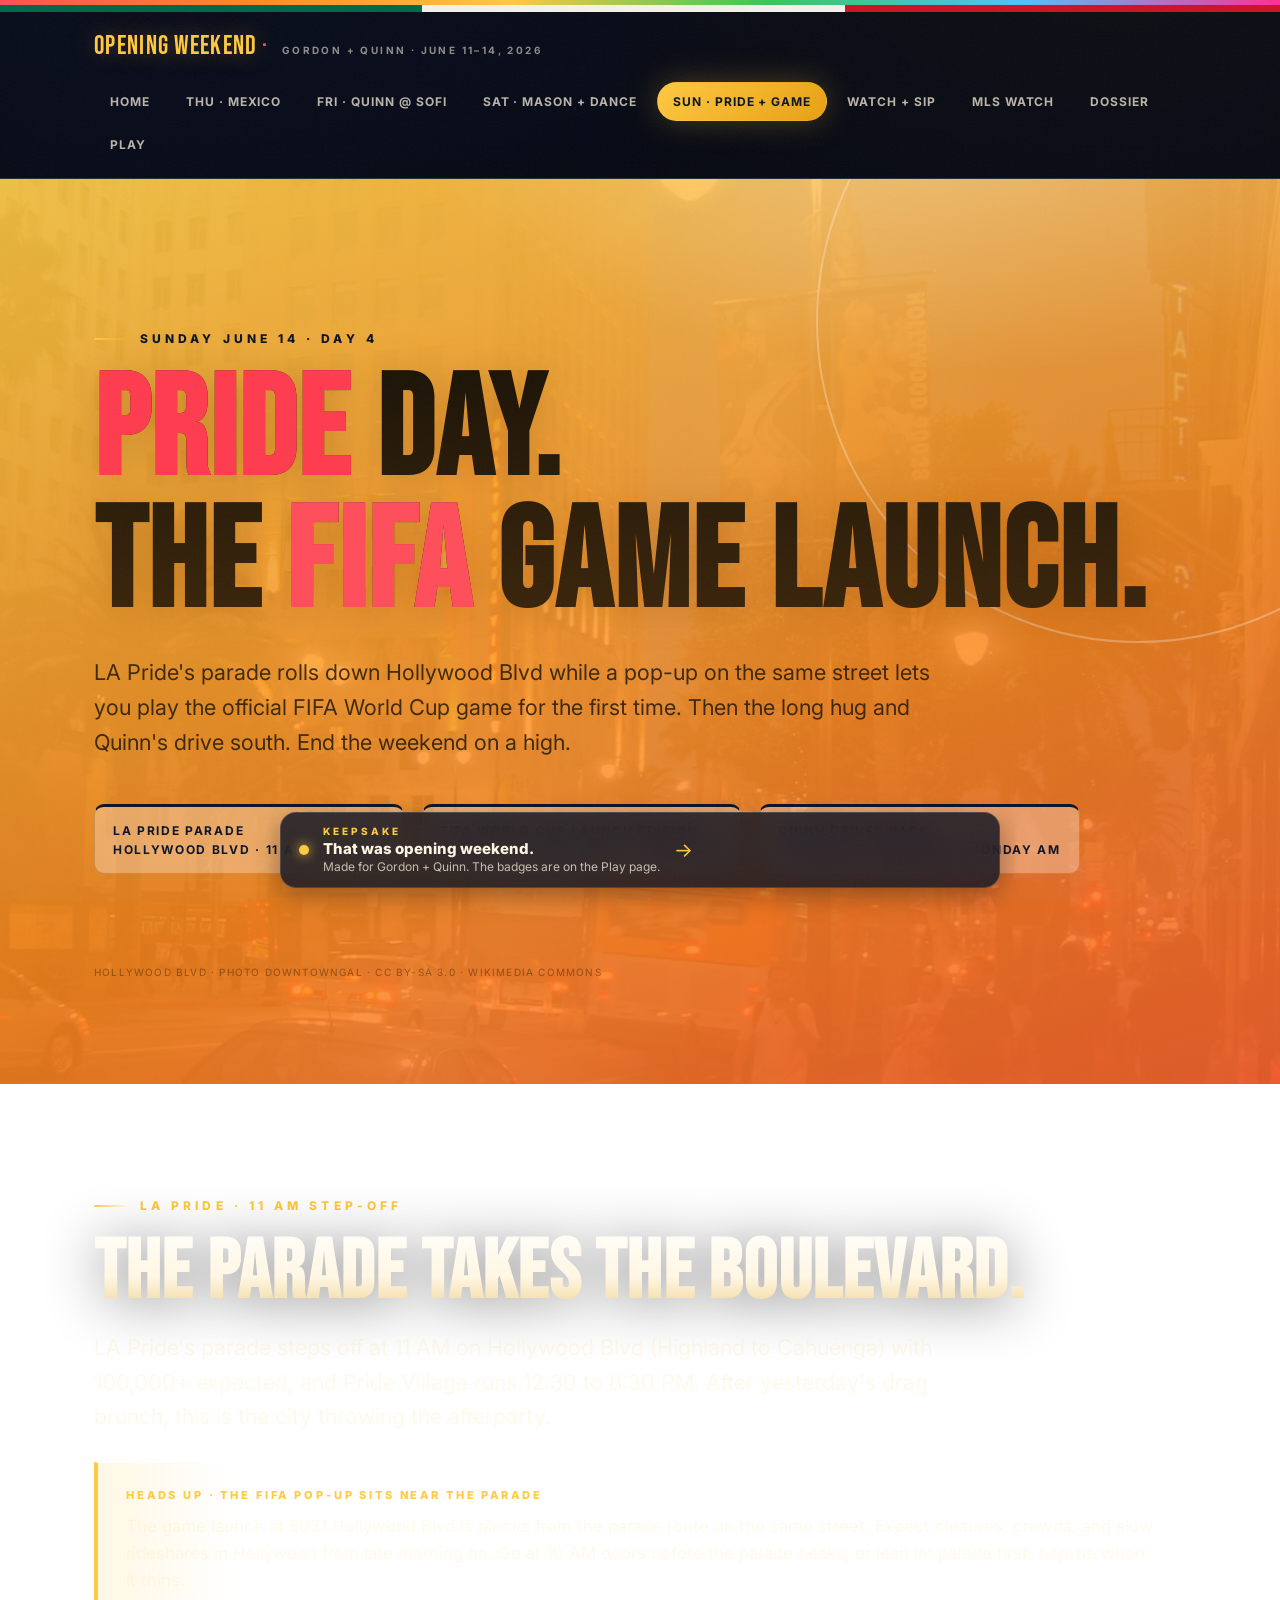
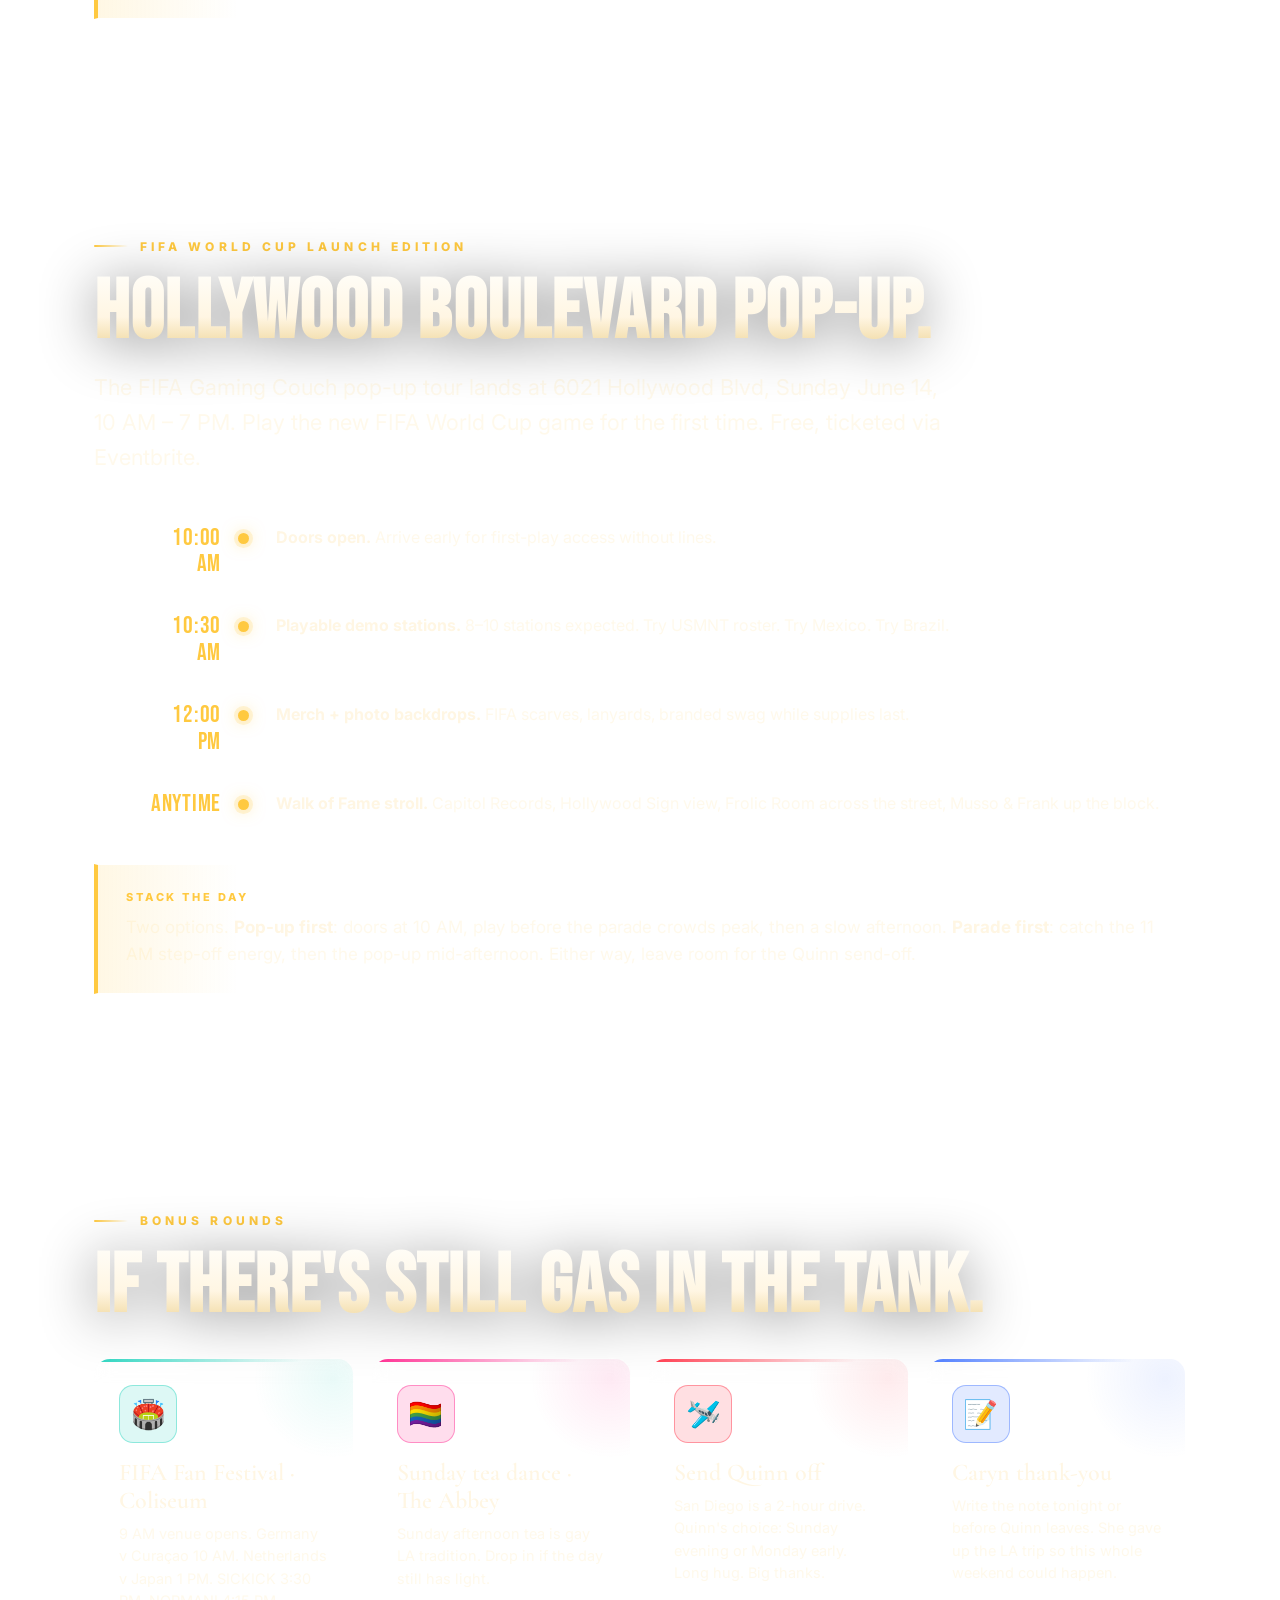
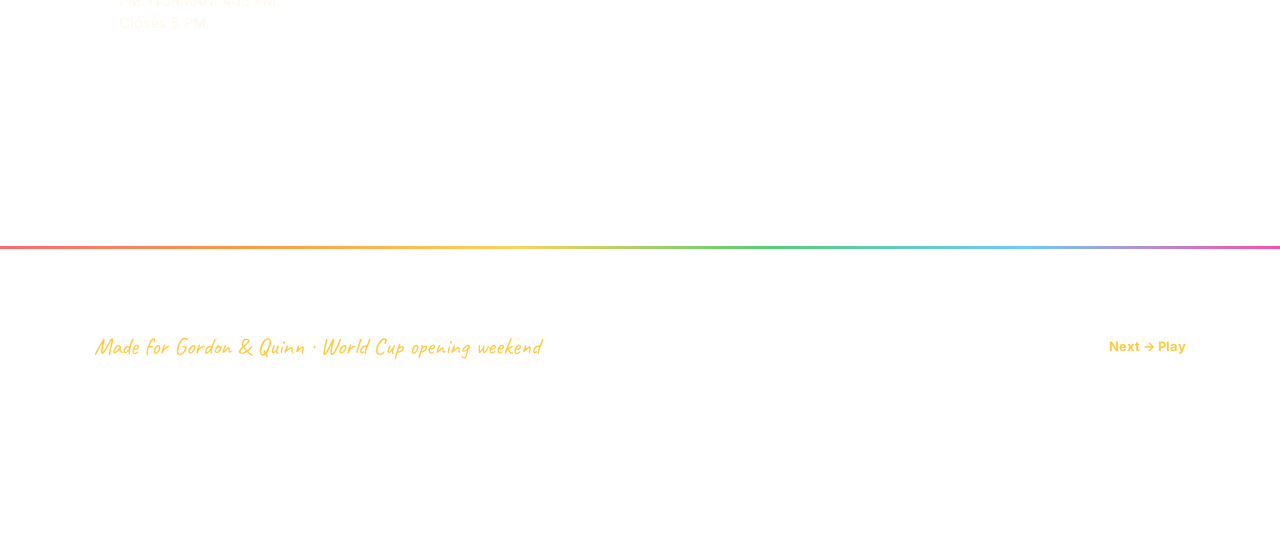
<file: sunday.html>
<!DOCTYPE html>
<html lang="en">
<head>
<meta charset="utf-8">
<meta name="viewport" content="width=device-width, initial-scale=1">
<title>Sunday · Pride + FIFA Game · Opening Weekend LA</title>
<link href="https://fonts.googleapis.com/css2?family=Bebas+Neue&family=Caveat:wght@400;700&family=Cormorant+Garamond:wght@500;600&family=Inter:wght@400;500;600;700;800&display=swap" rel="stylesheet">
<link rel="stylesheet" href="styles.css">
</head>
<body>

<div class="rainbow-bar"></div>
<div class="flag-bar"></div>

<header class="masthead">
  <div class="wrap">
    <a class="brand" href="index.html">Opening Weekend<span class="dot">·</span><span class="sub">Gordon + Quinn · June 11–14, 2026</span></a>
    <nav class="primary">
      <a href="index.html">Home</a>
      <a href="thursday.html">Thu · Mexico</a>
      <a href="friday.html">Fri · Quinn @ SoFi</a>
      <a href="saturday.html">Sat · Mason + Dance</a>
      <a href="sunday.html" class="current">Sun · Pride + Game</a>
      <a href="watch.html">Watch + Sip</a>
      <a href="mls.html">MLS Watch</a>
      <a href="showdown.html">Dossier</a>
      <a href="play.html">Play</a>
    </nav>
  </div>
</header>

<section class="hero sun hero--photo" style="--hero-img:url('assets/hollywood.jpg')">
  <div class="wrap">
    <div class="eyebrow" style="color: var(--ink);">Sunday June 14 · Day 4</div>
    <h1 class="display"><span style="color: var(--mexico-red);">Pride</span> day.<br>The <span class="vermilion">FIFA</span> game launch.</h1>
    <p class="lede" style="margin-top: 24px;">LA Pride's parade rolls down Hollywood Blvd while a pop-up on the same street lets you play the official FIFA World Cup game for the first time. Then the long hug and Quinn's drive south. End the weekend on a high.</p>
    <div class="hero-meta">
      <div>LA Pride Parade<br>Hollywood Blvd · 11 AM step-off</div>
      <div>FIFA World Cup Launch Edition<br>6021 Hollywood Blvd · 10 AM–7 PM</div>
      <div>Quinn drives back<br>San Diego · evening or Monday AM</div>
    </div>
  </div>
  <div class="wrap"><div class="hero-credit">Hollywood Blvd · photo Downtowngal · CC BY-SA 3.0 · Wikimedia Commons</div></div>
</section>

<section class="section">
  <div class="wrap">
    <div class="eyebrow">LA Pride · 11 AM step-off</div>
    <h2 class="display">The parade takes the boulevard.</h2>
    <p class="lede" style="margin-top: 18px;">LA Pride's parade steps off at 11 AM on Hollywood Blvd (Highland to Cahuenga) with 100,000+ expected, and Pride Village runs 12:30 to 8:30 PM. After yesterday's drag brunch, this is the city throwing the afterparty.</p>
    <div class="callout gold">
      <div class="label">Heads up · the FIFA pop-up sits near the parade</div>
      <p>The game launch at 6021 Hollywood Blvd is blocks from the parade route on the same street. Expect closures, crowds, and slow rideshares in Hollywood from late morning on. Go at 10 AM doors before the parade peaks, or lean in: parade first, pop-up when it thins.</p>
    </div>
  </div>
</section>

<section class="section">
  <div class="wrap">
    <div class="eyebrow">FIFA World Cup Launch Edition</div>
    <h2 class="display">Hollywood Boulevard pop-up.</h2>
    <p class="lede" style="margin-top: 18px;">The FIFA Gaming Couch pop-up tour lands at 6021 Hollywood Blvd, Sunday June 14, 10 AM – 7 PM. Play the new FIFA World Cup game for the first time. Free, ticketed via Eventbrite.</p>
    <div class="itinerary">
      <div class="when">10:00<br>AM</div>
      <div class="what"><strong>Doors open.</strong> Arrive early for first-play access without lines.</div>
      <div class="when">10:30<br>AM</div>
      <div class="what"><strong>Playable demo stations.</strong> 8–10 stations expected. Try USMNT roster. Try Mexico. Try Brazil.</div>
      <div class="when">12:00<br>PM</div>
      <div class="what"><strong>Merch + photo backdrops.</strong> FIFA scarves, lanyards, branded swag while supplies last.</div>
      <div class="when">Anytime</div>
      <div class="what"><strong>Walk of Fame stroll.</strong> Capitol Records, Hollywood Sign view, Frolic Room across the street, Musso &amp; Frank up the block.</div>
    </div>
    <div class="callout gold">
      <div class="label">Stack the day</div>
      <p>Two options. <strong>Pop-up first</strong>: doors at 10 AM, play before the parade crowds peak, then a slow afternoon. <strong>Parade first</strong>: catch the 11 AM step-off energy, then the pop-up mid-afternoon. Either way, leave room for the Quinn send-off.</p>
    </div>
  </div>
</section>

<section class="section">
  <div class="wrap">
    <div class="eyebrow">Bonus rounds</div>
    <h2 class="display">If there's still gas in the tank.</h2>
    <div class="cards-grid">
      <div class="fact-card teal">
        <div class="icon">🏟️</div>
        <h4>FIFA Fan Festival · Coliseum</h4>
        <p>9 AM venue opens. Germany v Curaçao 10 AM. Netherlands v Japan 1 PM. SICKICK 3:30 PM. NORMANI 4:15 PM. Closes 5 PM.</p>
      </div>
      <div class="fact-card magenta">
        <div class="icon">🏳️‍🌈</div>
        <h4>Sunday tea dance · The Abbey</h4>
        <p>Sunday afternoon tea is gay LA tradition. Drop in if the day still has light.</p>
      </div>
      <div class="fact-card red">
        <div class="icon">🛩️</div>
        <h4>Send Quinn off</h4>
        <p>San Diego is a 2-hour drive. Quinn's choice: Sunday evening or Monday early. Long hug. Big thanks.</p>
      </div>
      <div class="fact-card blue">
        <div class="icon">📝</div>
        <h4>Caryn thank-you</h4>
        <p>Write the note tonight or before Quinn leaves. She gave up the LA trip so this whole weekend could happen.</p>
      </div>
    </div>
  </div>
</section>

<footer class="site">
  <div class="wrap">
    <div class="made">Made for Gordon &amp; Quinn · World Cup opening weekend</div>
    <div><a href="play.html">Next → Play</a></div>
  </div>
</footer>

<script src="companion.js" defer></script>
</body>
</html>
</file>
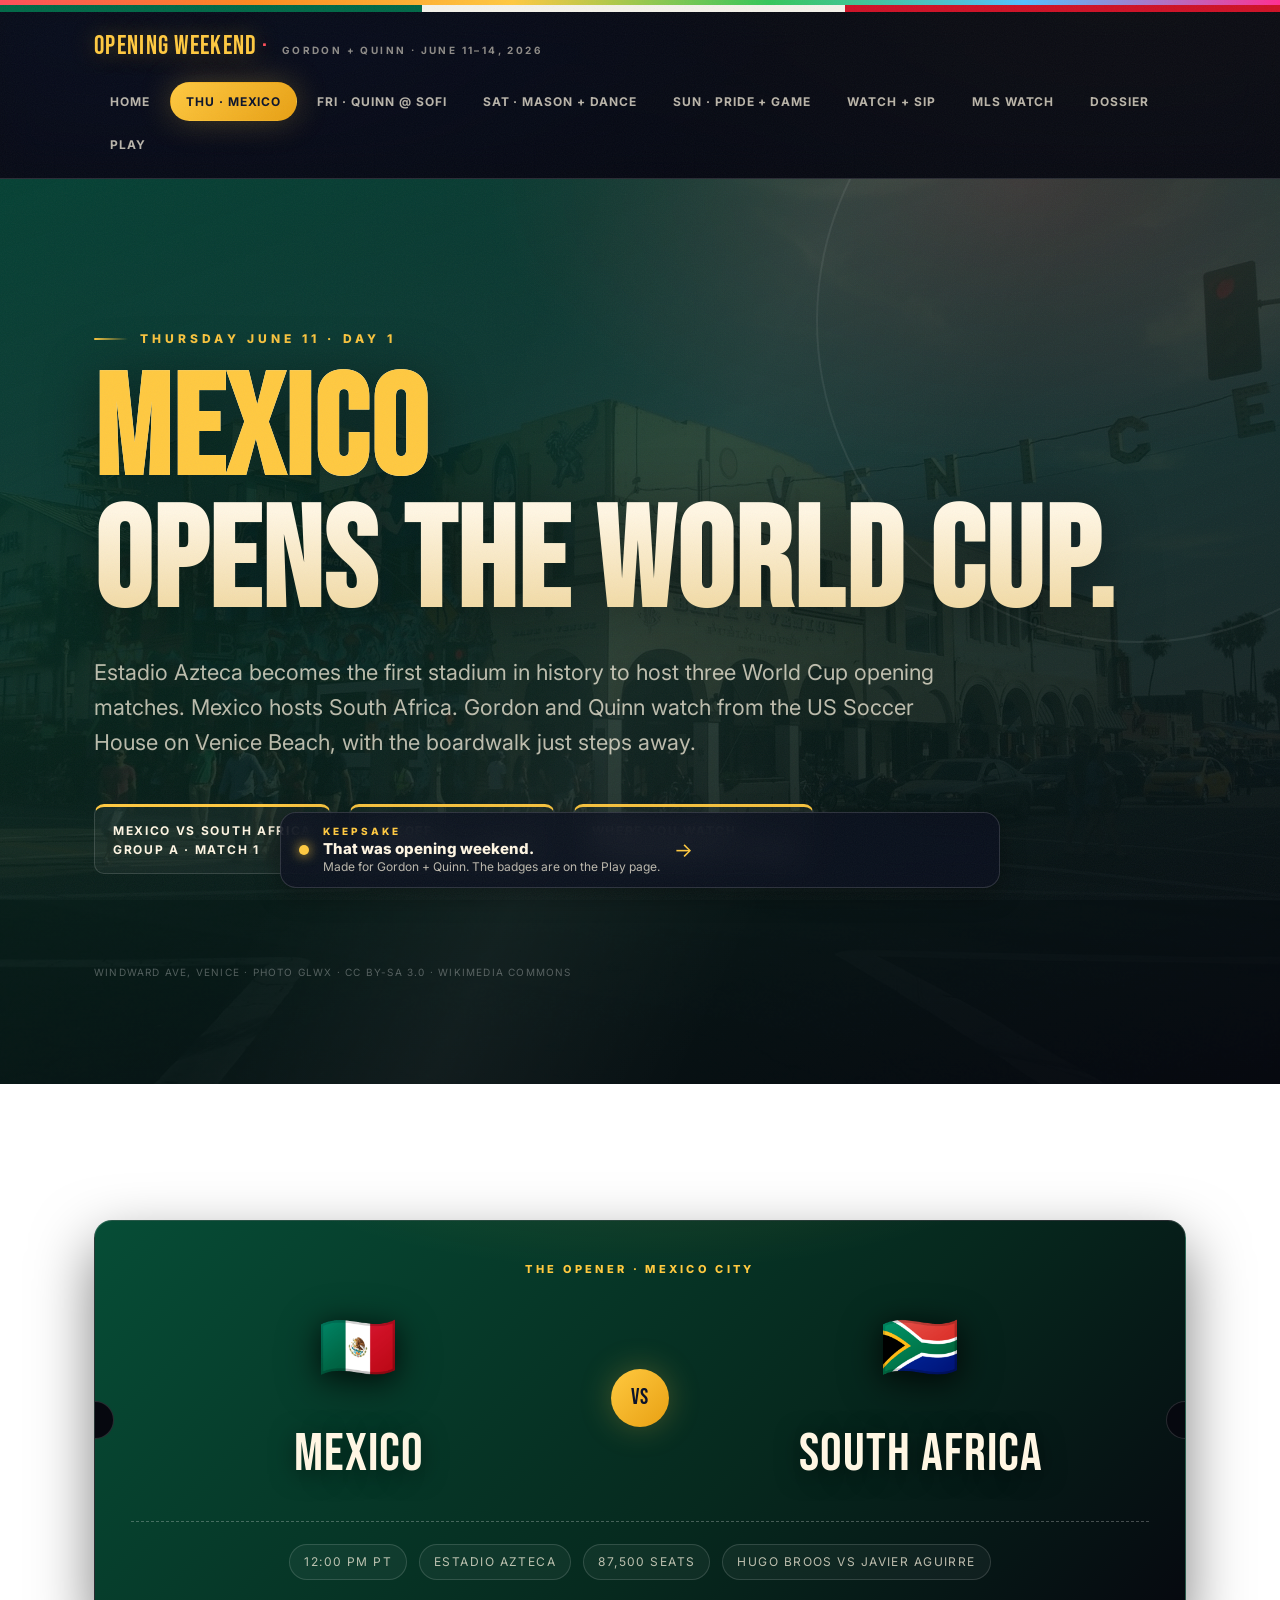
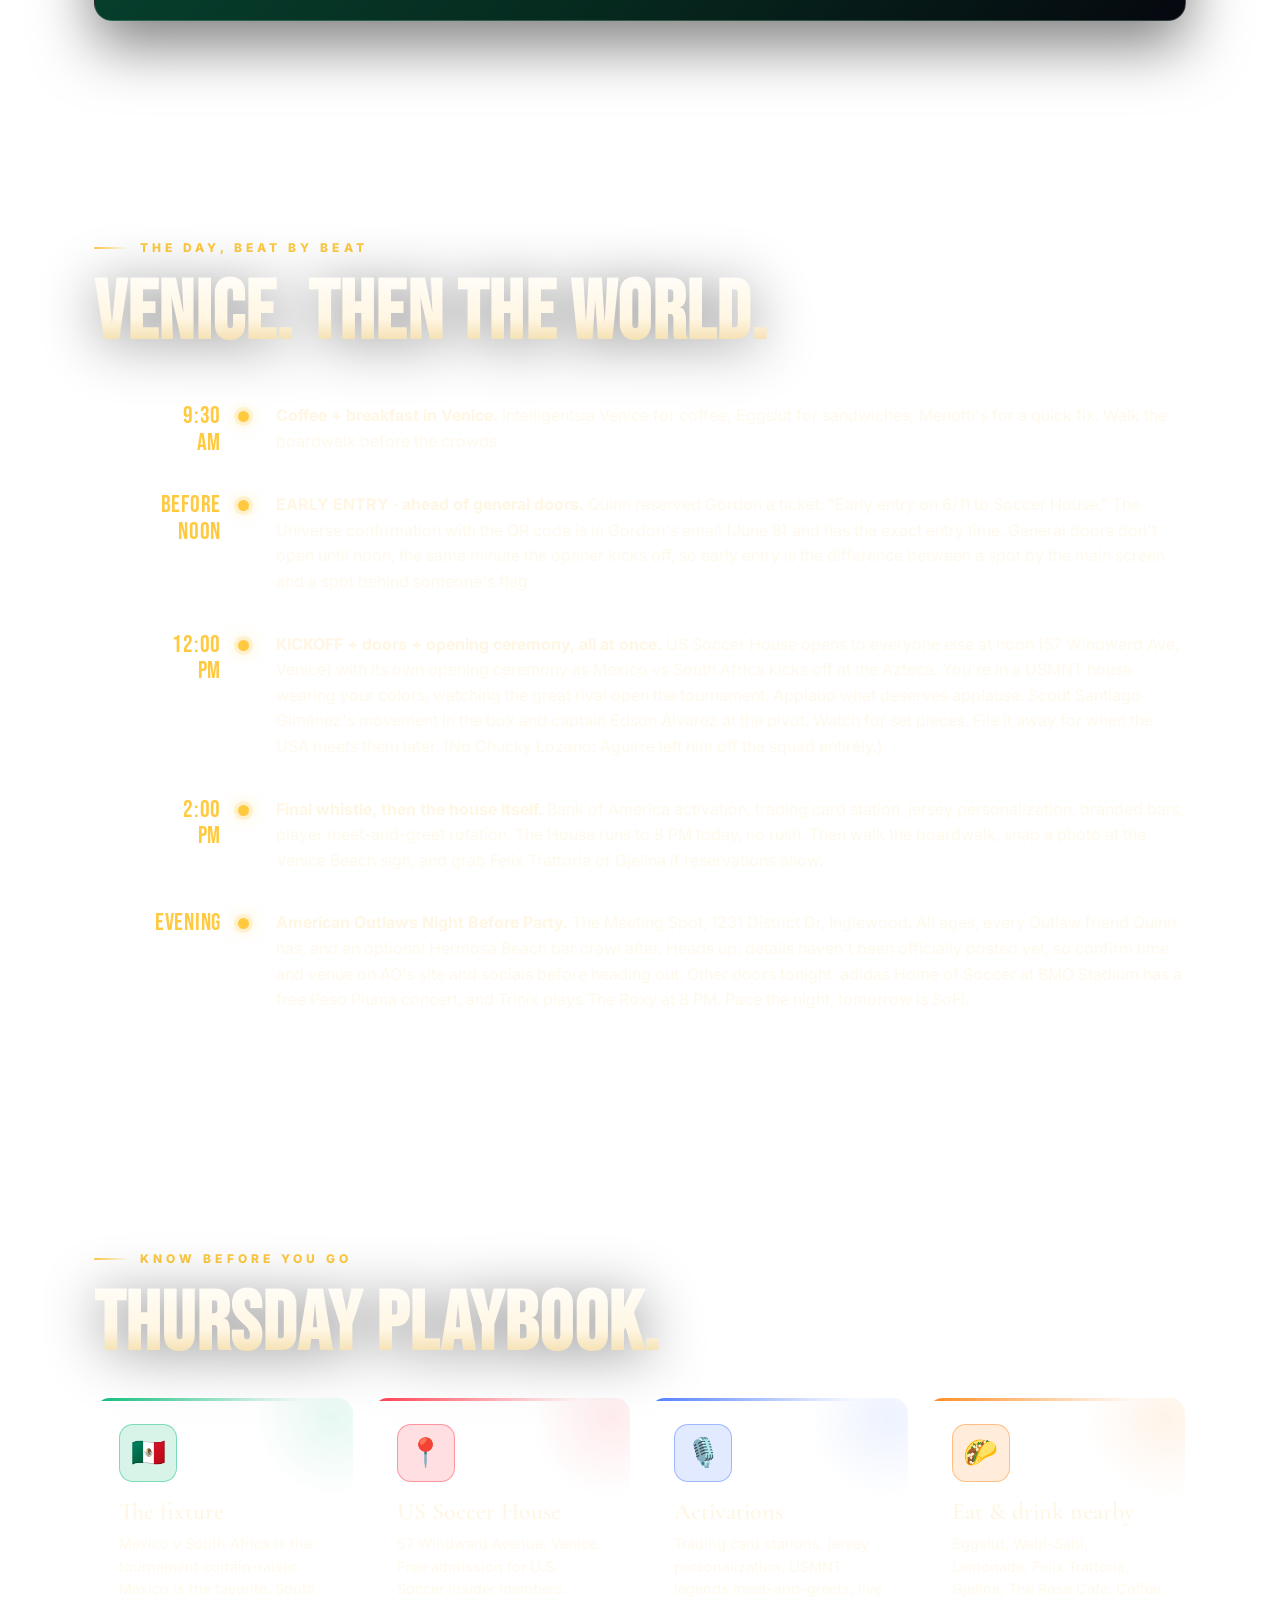
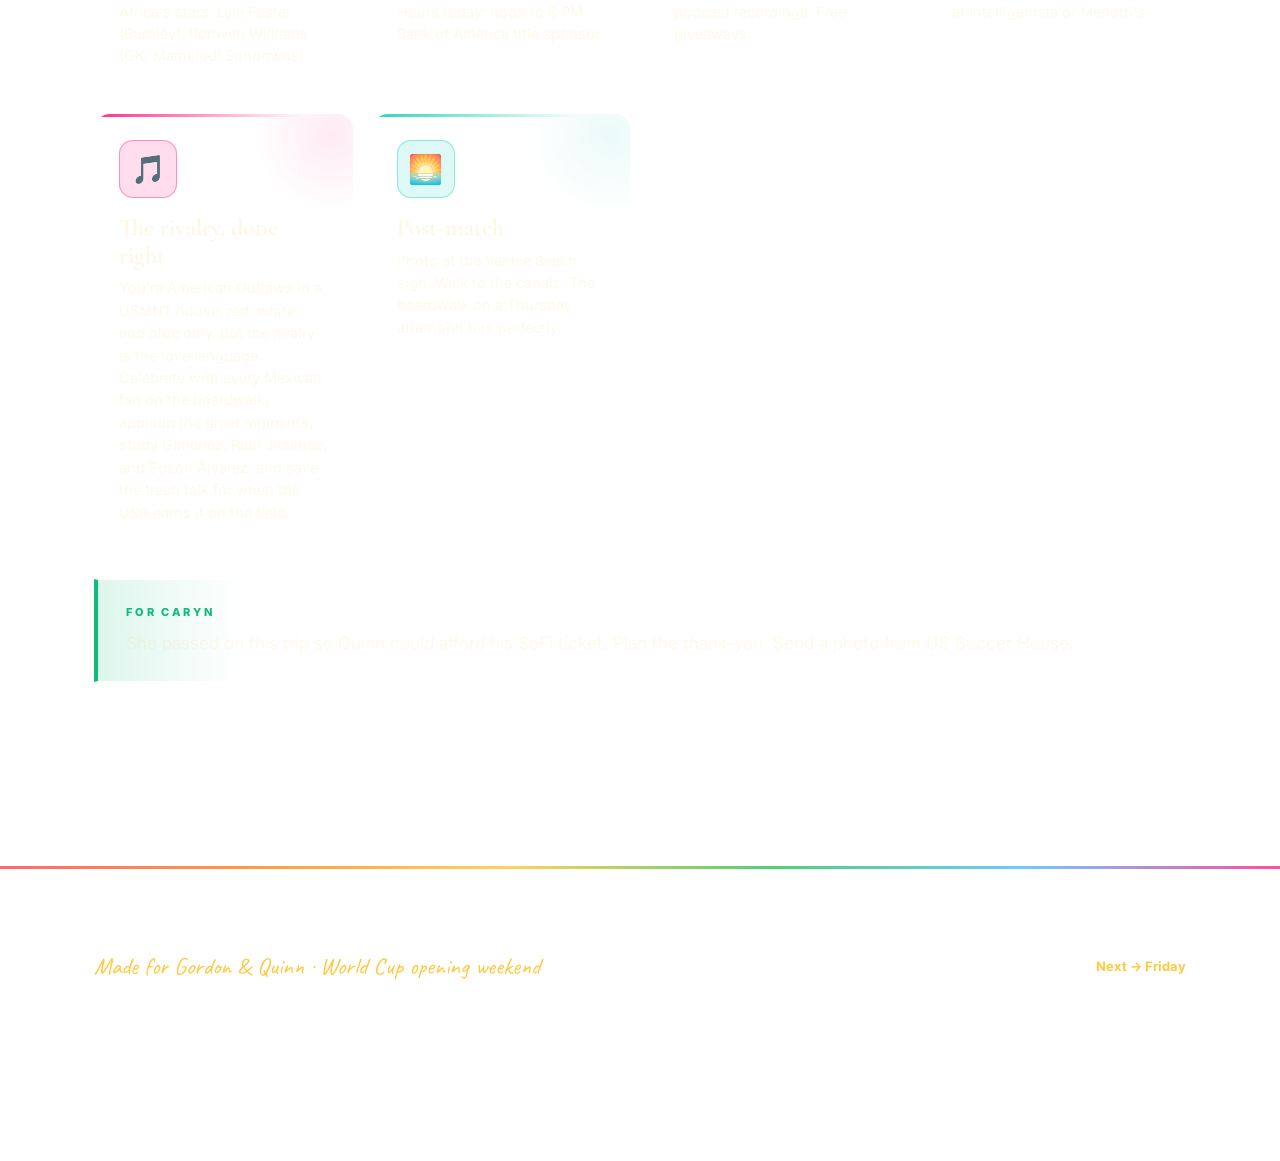
<file: thursday.html>
<!DOCTYPE html>
<html lang="en">
<head>
<meta charset="utf-8">
<meta name="viewport" content="width=device-width, initial-scale=1">
<title>Thursday · Mexico Opens · Opening Weekend LA</title>
<link href="https://fonts.googleapis.com/css2?family=Bebas+Neue&family=Caveat:wght@400;700&family=Cormorant+Garamond:wght@500;600&family=Inter:wght@400;500;600;700;800&display=swap" rel="stylesheet">
<link rel="stylesheet" href="styles.css">
</head>
<body>

<div class="rainbow-bar"></div>
<div class="flag-bar"></div>

<header class="masthead">
  <div class="wrap">
    <a class="brand" href="index.html">Opening Weekend<span class="dot">·</span><span class="sub">Gordon + Quinn · June 11–14, 2026</span></a>
    <nav class="primary">
      <a href="index.html">Home</a>
      <a href="thursday.html" class="current">Thu · Mexico</a>
      <a href="friday.html">Fri · Quinn @ SoFi</a>
      <a href="saturday.html">Sat · Mason + Dance</a>
      <a href="sunday.html">Sun · Pride + Game</a>
      <a href="watch.html">Watch + Sip</a>
      <a href="mls.html">MLS Watch</a>
      <a href="showdown.html">Dossier</a>
      <a href="play.html">Play</a>
    </nav>
  </div>
</header>

<section class="hero mexican hero--photo" style="--hero-img:url('assets/venice.jpg')">
  <div class="wrap">
    <div class="eyebrow" style="color: var(--gold);">Thursday June 11 · Day 1</div>
    <h1 class="display"><span class="accent">Mexico</span><br>opens the World Cup.</h1>
    <p class="lede" style="margin-top: 24px;">Estadio Azteca becomes the first stadium in history to host three World Cup opening matches. Mexico hosts South Africa. Gordon and Quinn watch from the US Soccer House on Venice Beach, with the boardwalk just steps away.</p>
    <div class="hero-meta">
      <div>Mexico vs South Africa<br>Group A · Match 1</div>
      <div>Kickoff<br>12:00 PM PT · Azteca</div>
      <div>Where you watch<br>57 Windward Ave, Venice</div>
    </div>
  </div>
  <div class="wrap"><div class="hero-credit">Windward Ave, Venice · photo glwx · CC BY-SA 3.0 · Wikimedia Commons</div></div>
</section>

<section class="section">
  <div class="wrap">
    <div class="match-card mexico">
      <div class="label">The opener · Mexico City</div>
      <div class="teams">
        <div class="team"><span class="flag">🇲🇽</span>Mexico</div>
        <div class="vs">vs</div>
        <div class="team"><span class="flag">🇿🇦</span>South Africa</div>
      </div>
      <div class="details">
        <span>12:00 PM PT</span>
        <span>Estadio Azteca</span>
        <span>87,500 seats</span>
        <span>Hugo Broos vs Javier Aguirre</span>
      </div>
    </div>
  </div>
</section>

<section class="section">
  <div class="wrap">
    <div class="eyebrow">The day, beat by beat</div>
    <h2 class="display">Venice. Then the world.</h2>
    <div class="itinerary">
      <div class="when">9:30<br>AM</div>
      <div class="what"><strong>Coffee + breakfast in Venice.</strong> Intelligentsia Venice for coffee; Eggslut for sandwiches; Menotti's for a quick fix. Walk the boardwalk before the crowds.</div>
      <div class="when">Before<br>noon</div>
      <div class="what"><strong>EARLY ENTRY · ahead of general doors.</strong> Quinn reserved Gordon a ticket: "Early entry on 6/11 to Soccer House." The Universe confirmation with the QR code is in Gordon's email (June 8) and has the exact entry time. General doors don't open until noon, the same minute the opener kicks off, so early entry is the difference between a spot by the main screen and a spot behind someone's flag.</div>
      <div class="when">12:00<br>PM</div>
      <div class="what"><strong>KICKOFF + doors + opening ceremony, all at once.</strong> US Soccer House opens to everyone else at noon (57 Windward Ave, Venice) with its own opening ceremony as Mexico vs South Africa kicks off at the Azteca. You're in a USMNT house wearing your colors, watching the great rival open the tournament. Applaud what deserves applause. Scout Santiago Giménez's movement in the box and captain Edson Álvarez at the pivot. Watch for set pieces. File it away for when the USA meets them later. (No Chucky Lozano: Aguirre left him off the squad entirely.)</div>
      <div class="when">2:00<br>PM</div>
      <div class="what"><strong>Final whistle, then the house itself.</strong> Bank of America activation, trading card station, jersey personalization, branded bars, player meet-and-greet rotation. The House runs to 8 PM today, no rush. Then walk the boardwalk, snap a photo at the Venice Beach sign, and grab Felix Trattoria or Gjelina if reservations allow.</div>
      <div class="when">Evening</div>
      <div class="what"><strong>American Outlaws Night Before Party.</strong> The Meeting Spot, 1231 District Dr, Inglewood. All ages, every Outlaw friend Quinn has, and an optional Hermosa Beach bar crawl after. Heads up: details haven't been officially posted yet, so confirm time and venue on AO's site and socials before heading out. Other doors tonight: adidas Home of Soccer at BMO Stadium has a free Peso Pluma concert, and Trinix plays The Roxy at 8 PM. Pace the night, tomorrow is SoFi.</div>
    </div>
  </div>
</section>

<section class="section">
  <div class="wrap">
    <div class="eyebrow">Know before you go</div>
    <h2 class="display">Thursday playbook.</h2>
    <div class="cards-grid">
      <div class="fact-card green">
        <div class="icon">🇲🇽</div>
        <h4>The fixture</h4>
        <p>Mexico v South Africa is the tournament curtain-raiser. Mexico is the favorite. South Africa's stars: Lyle Foster (Burnley), Ronwen Williams (GK, Mamelodi Sundowns).</p>
      </div>
      <div class="fact-card red">
        <div class="icon">📍</div>
        <h4>US Soccer House</h4>
        <p>57 Windward Avenue, Venice. Free admission for U.S. Soccer Insider members. Hours today: noon to 8 PM. Bank of America title sponsor.</p>
      </div>
      <div class="fact-card blue">
        <div class="icon">🎙️</div>
        <h4>Activations</h4>
        <p>Trading card stations, jersey personalization, USMNT legends meet-and-greets, live podcast recordings. Free giveaways.</p>
      </div>
      <div class="fact-card orange">
        <div class="icon">🌮</div>
        <h4>Eat &amp; drink nearby</h4>
        <p>Eggslut, Wabi-Sabi, Lemonade, Felix Trattoria, Gjelina, The Rose Cafe. Coffee at Intelligentsia or Menotti's.</p>
      </div>
      <div class="fact-card magenta">
        <div class="icon">🎵</div>
        <h4>The rivalry, done right</h4>
        <p>You're American Outlaws in a USMNT house, red, white, and blue only. But the rivalry is the love language. Celebrate with every Mexican fan on the boardwalk, applaud the great moments, study Giménez, Raúl Jiménez, and Edson Álvarez, and save the trash talk for when the USA earns it on the field.</p>
      </div>
      <div class="fact-card teal">
        <div class="icon">🌅</div>
        <h4>Post-match</h4>
        <p>Photo at the Venice Beach sign. Walk to the canals. The boardwalk on a Thursday afternoon hits perfectly.</p>
      </div>
    </div>
    <div class="callout green">
      <div class="label">For Caryn</div>
      <p>She passed on this trip so Quinn could afford his SoFi ticket. Plan the thank-you. Send a photo from US Soccer House.</p>
    </div>
  </div>
</section>

<footer class="site">
  <div class="wrap">
    <div class="made">Made for Gordon &amp; Quinn · World Cup opening weekend</div>
    <div><a href="friday.html">Next → Friday</a></div>
  </div>
</footer>

<script src="companion.js" defer></script>
</body>
</html>
</file>
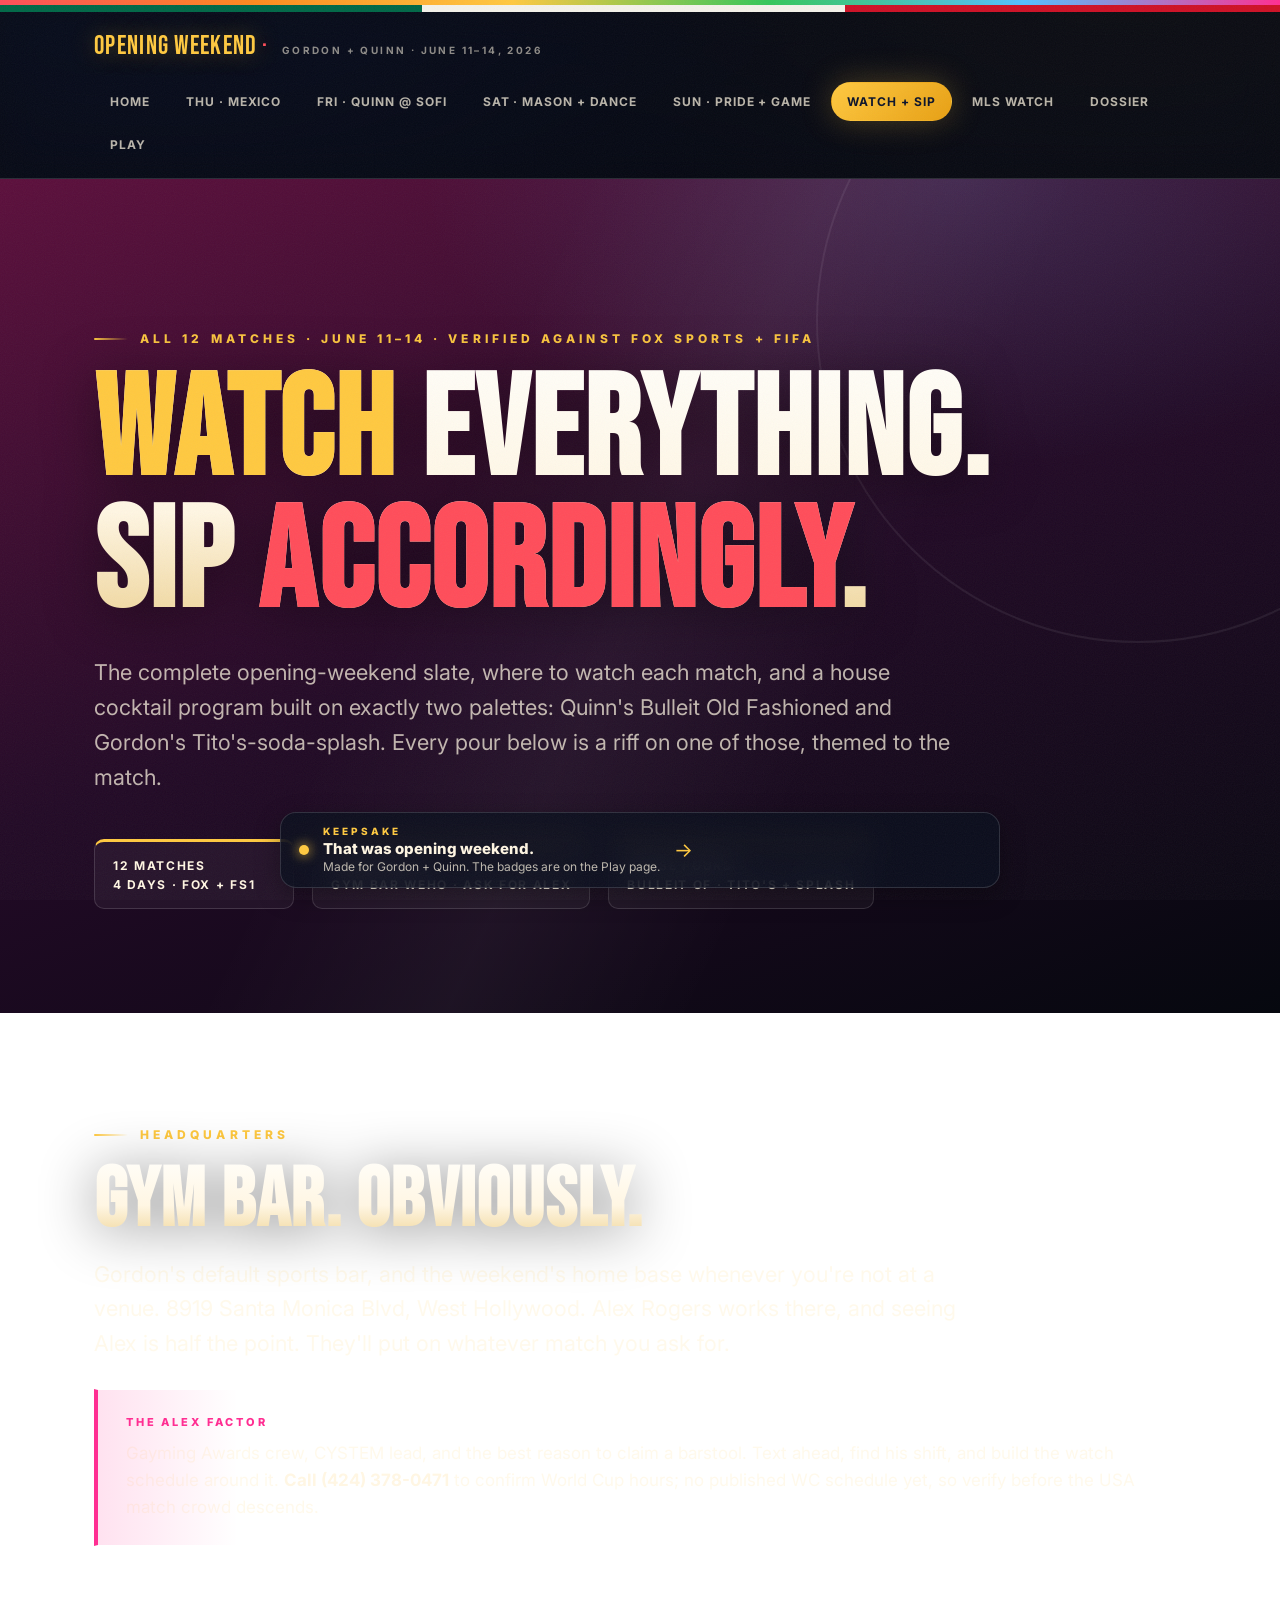
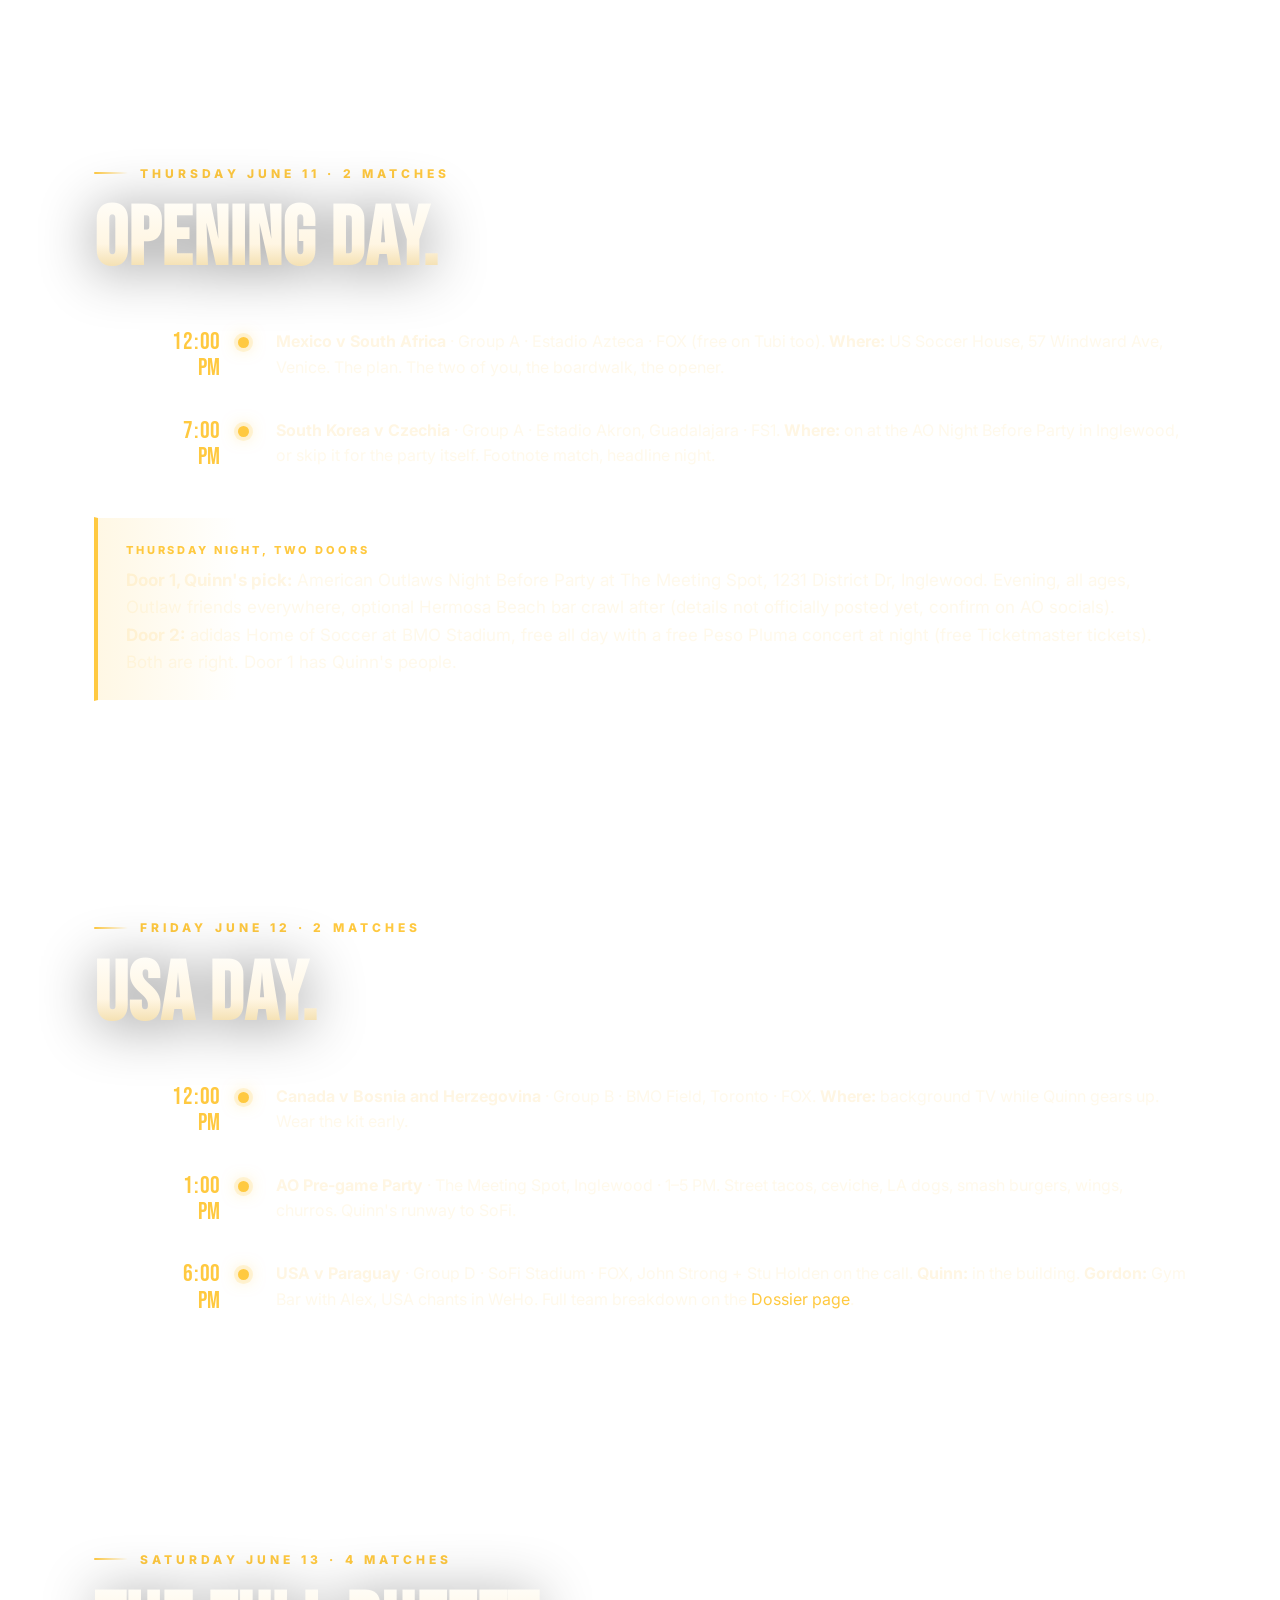
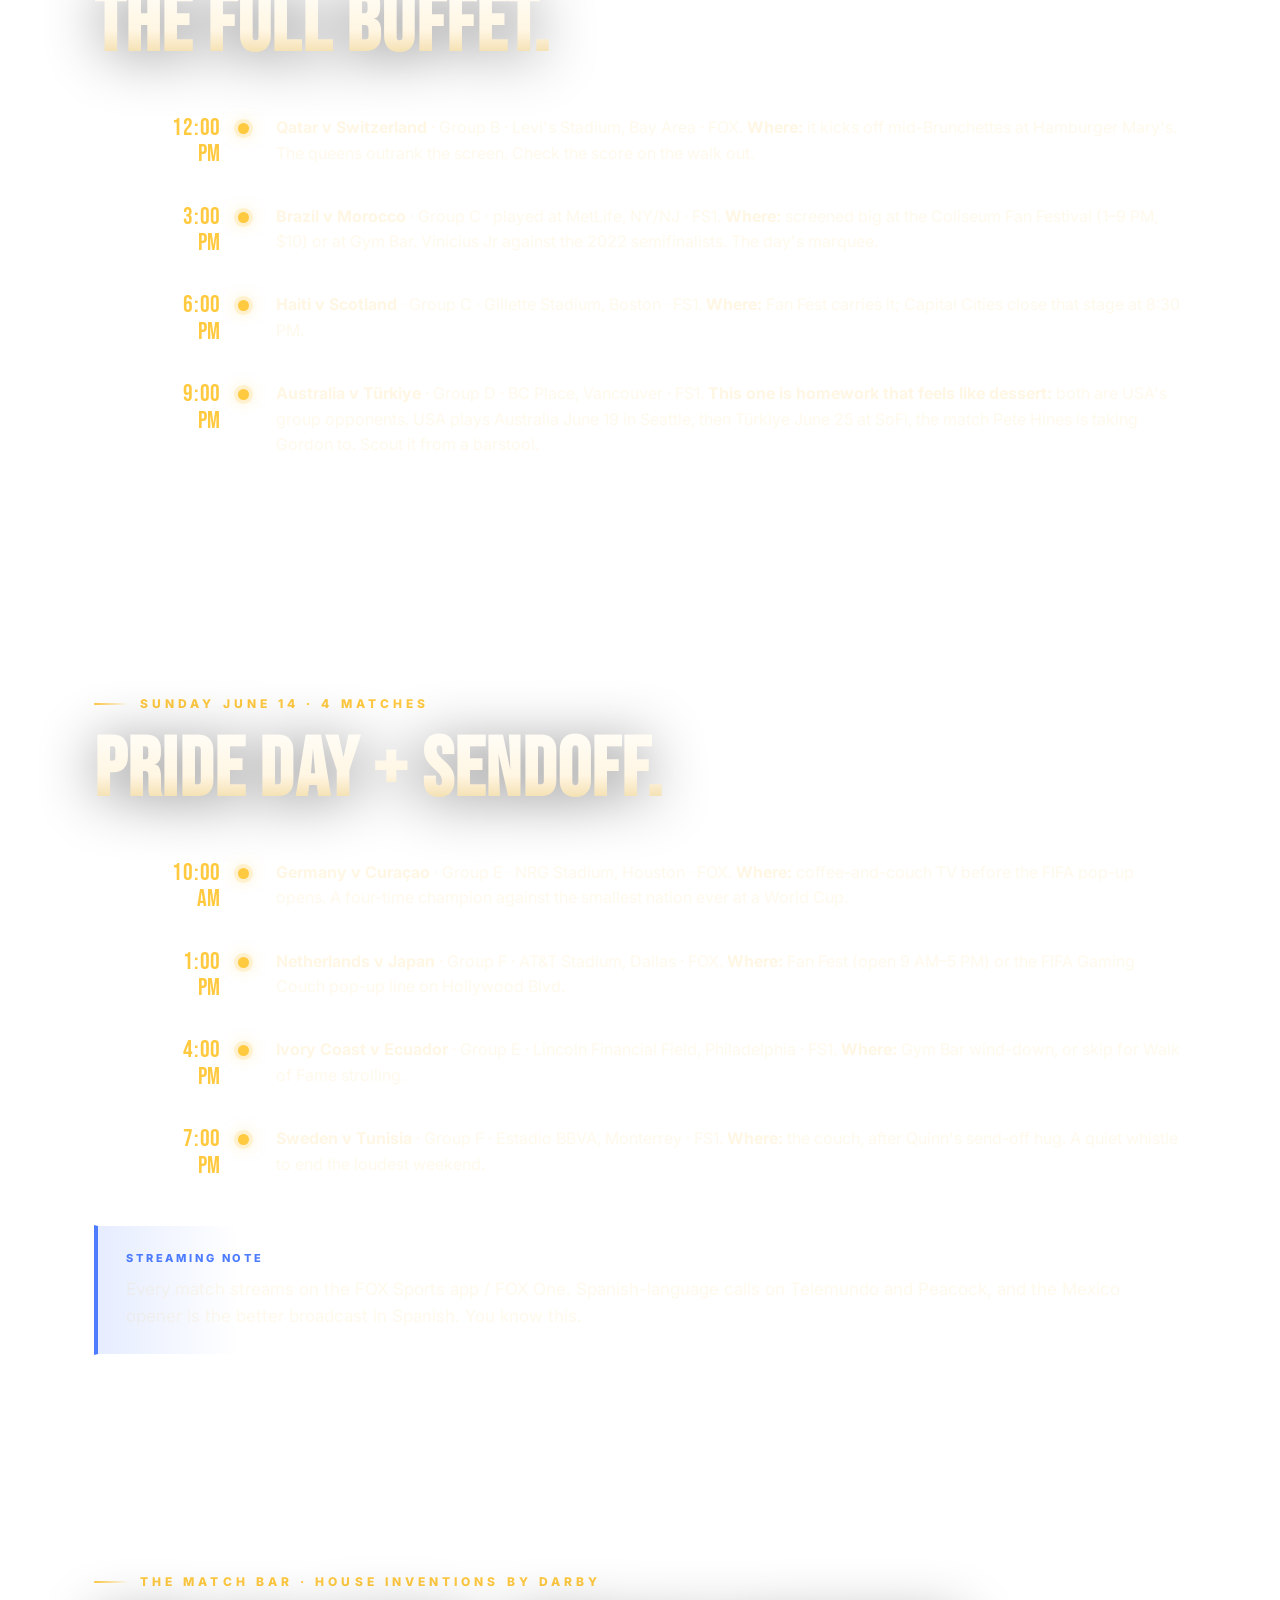
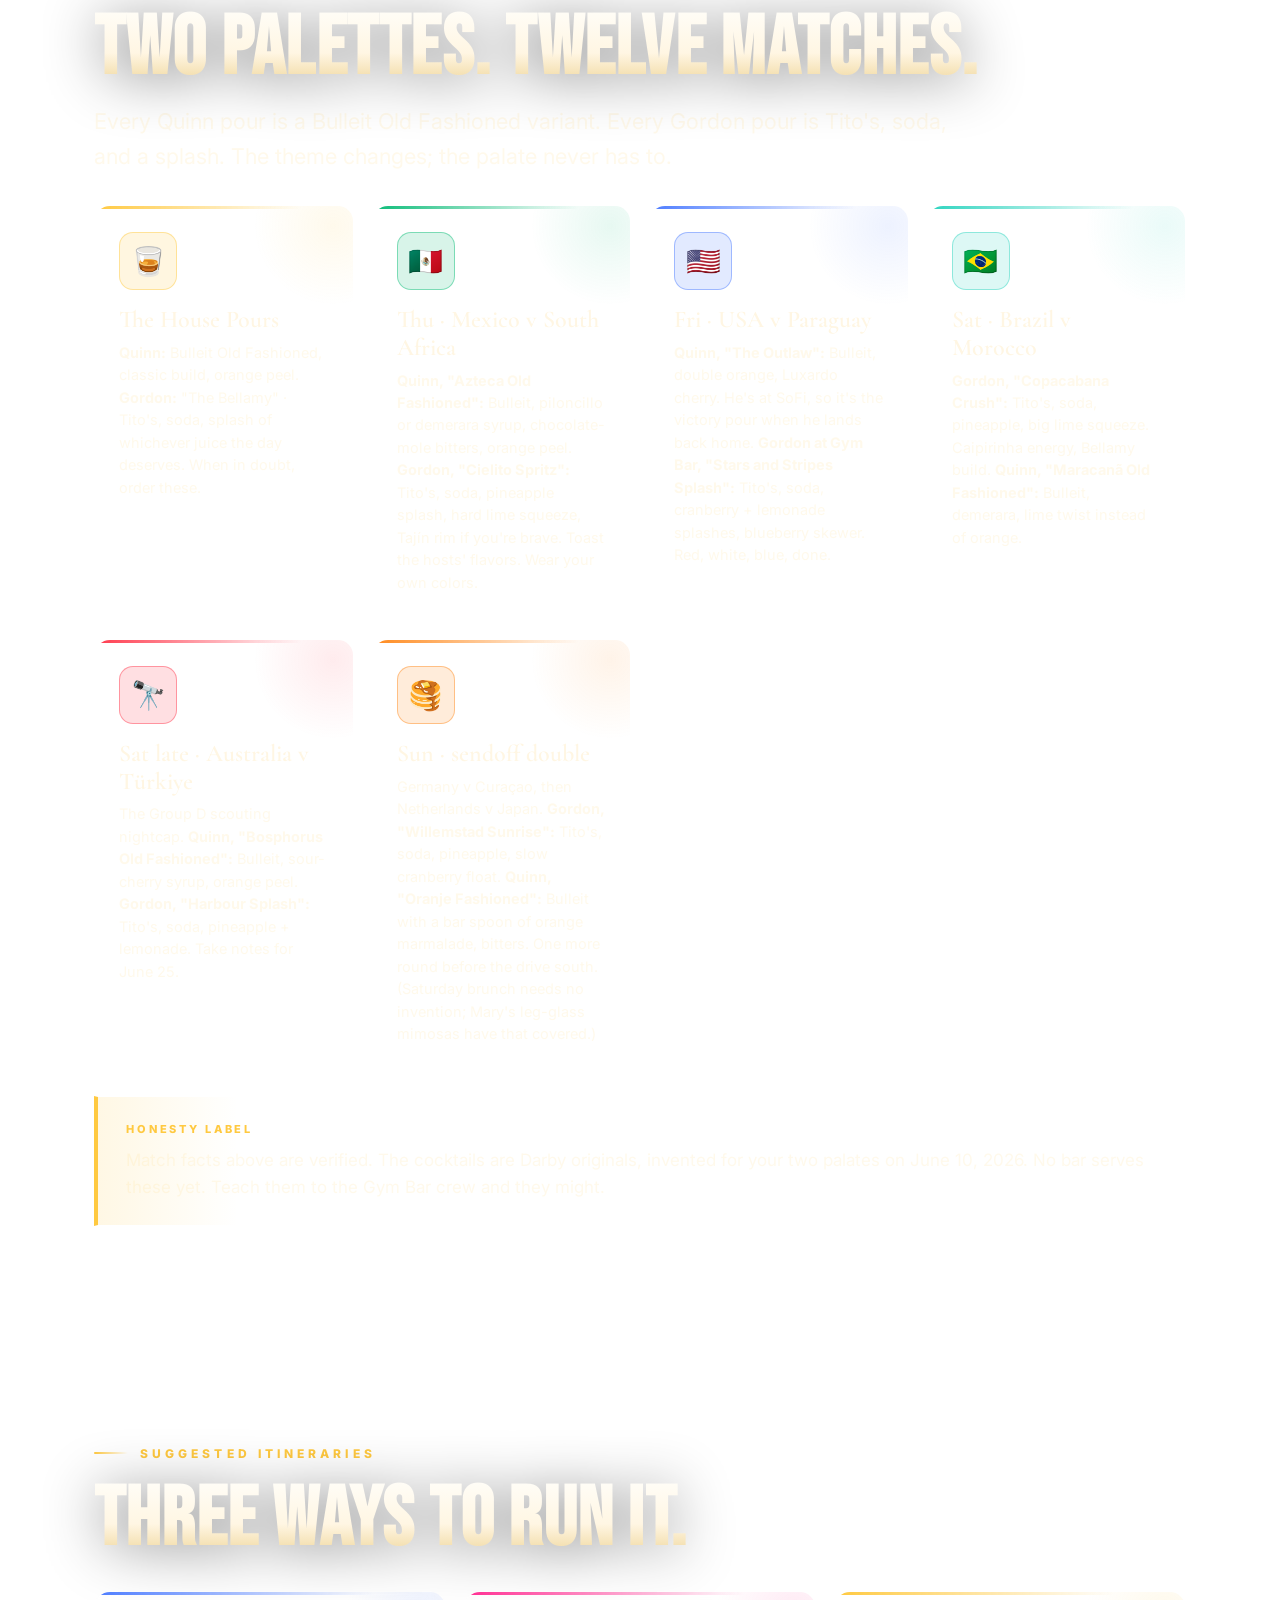
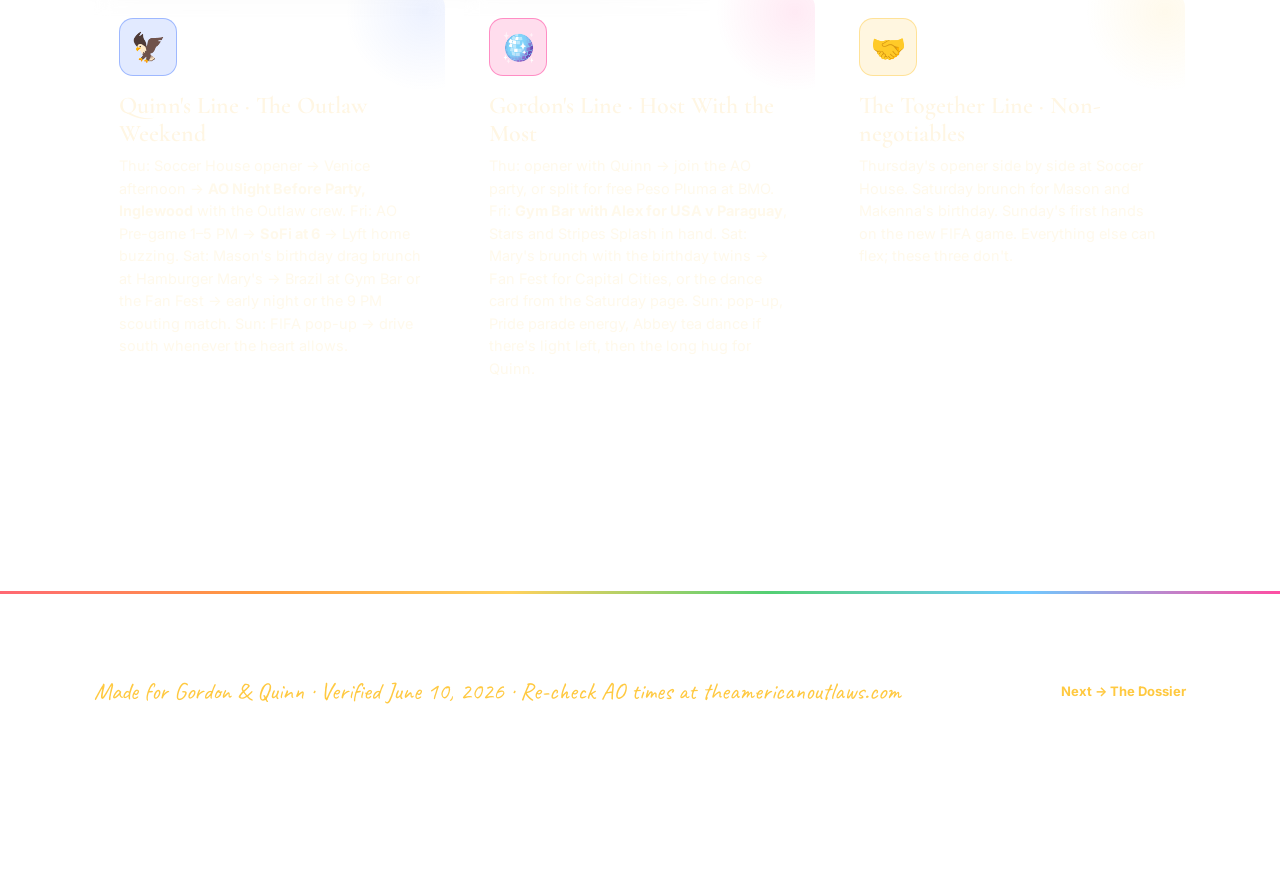
<file: watch.html>
<!DOCTYPE html>
<html lang="en">
<head>
<meta charset="utf-8">
<meta name="viewport" content="width=device-width, initial-scale=1">
<title>Watch + Sip · Every Match, Every Pour · Opening Weekend LA</title>
<link href="https://fonts.googleapis.com/css2?family=Bebas+Neue&family=Caveat:wght@400;700&family=Cormorant+Garamond:wght@500;600&family=Inter:wght@400;500;600;700;800&display=swap" rel="stylesheet">
<link rel="stylesheet" href="styles.css">
</head>
<body>

<div class="rainbow-bar"></div>
<div class="flag-bar"></div>

<header class="masthead">
  <div class="wrap">
    <a class="brand" href="index.html">Opening Weekend<span class="dot">·</span><span class="sub">Gordon + Quinn · June 11–14, 2026</span></a>
    <nav class="primary">
      <a href="index.html">Home</a>
      <a href="thursday.html">Thu · Mexico</a>
      <a href="friday.html">Fri · Quinn @ SoFi</a>
      <a href="saturday.html">Sat · Mason + Dance</a>
      <a href="sunday.html">Sun · Pride + Game</a>
      <a href="watch.html" class="current">Watch + Sip</a>
      <a href="mls.html">MLS Watch</a>
      <a href="showdown.html">Dossier</a>
      <a href="play.html">Play</a>
    </nav>
  </div>
</header>

<section class="hero party">
  <div class="wrap">
    <div class="eyebrow" style="color: var(--gold);">All 12 matches · June 11–14 · Verified against FOX Sports + FIFA</div>
    <h1 class="display"><span class="accent">Watch</span> everything.<br>Sip <span class="vermilion">accordingly</span>.</h1>
    <p class="lede" style="margin-top: 24px;">The complete opening-weekend slate, where to watch each match, and a house cocktail program built on exactly two palettes: Quinn's Bulleit Old Fashioned and Gordon's Tito's-soda-splash. Every pour below is a riff on one of those, themed to the match.</p>
    <div class="hero-meta">
      <div>12 matches<br>4 days · FOX + FS1</div>
      <div>Home base<br>Gym Bar WeHo · ask for Alex</div>
      <div>House pours<br>Bulleit OF · Tito's + splash</div>
    </div>
  </div>
</section>

<section class="section">
  <div class="wrap">
    <div class="eyebrow">Headquarters</div>
    <h2 class="display">Gym Bar. Obviously.</h2>
    <p class="lede" style="margin-top: 16px;">Gordon's default sports bar, and the weekend's home base whenever you're not at a venue. 8919 Santa Monica Blvd, West Hollywood. Alex Rogers works there, and seeing Alex is half the point. They'll put on whatever match you ask for.</p>
    <div class="callout magenta">
      <div class="label">The Alex factor</div>
      <p>Gayming Awards crew, CYSTEM lead, and the best reason to claim a barstool. Text ahead, find his shift, and build the watch schedule around it. <strong>Call (424) 378-0471</strong> to confirm World Cup hours; no published WC schedule yet, so verify before the USA match crowd descends.</p>
    </div>
  </div>
</section>

<section class="section">
  <div class="wrap">
    <div class="eyebrow">Thursday June 11 · 2 matches</div>
    <h2 class="display">Opening day.</h2>
    <div class="itinerary">
      <div class="when">12:00<br>PM</div>
      <div class="what"><strong>Mexico v South Africa</strong> · Group A · Estadio Azteca · FOX (free on Tubi too). <strong>Where:</strong> US Soccer House, 57 Windward Ave, Venice. The plan. The two of you, the boardwalk, the opener.</div>
      <div class="when">7:00<br>PM</div>
      <div class="what"><strong>South Korea v Czechia</strong> · Group A · Estadio Akron, Guadalajara · FS1. <strong>Where:</strong> on at the AO Night Before Party in Inglewood, or skip it for the party itself. Footnote match, headline night.</div>
    </div>
    <div class="callout gold">
      <div class="label">Thursday night, two doors</div>
      <p><strong>Door 1, Quinn's pick:</strong> American Outlaws Night Before Party at The Meeting Spot, 1231 District Dr, Inglewood. Evening, all ages, Outlaw friends everywhere, optional Hermosa Beach bar crawl after (details not officially posted yet, confirm on AO socials). <strong>Door 2:</strong> adidas Home of Soccer at BMO Stadium, free all day with a free Peso Pluma concert at night (free Ticketmaster tickets). Both are right. Door 1 has Quinn's people.</p>
    </div>
  </div>
</section>

<section class="section">
  <div class="wrap">
    <div class="eyebrow">Friday June 12 · 2 matches</div>
    <h2 class="display">USA day.</h2>
    <div class="itinerary">
      <div class="when">12:00<br>PM</div>
      <div class="what"><strong>Canada v Bosnia and Herzegovina</strong> · Group B · BMO Field, Toronto · FOX. <strong>Where:</strong> background TV while Quinn gears up. Wear the kit early.</div>
      <div class="when">1:00<br>PM</div>
      <div class="what"><strong>AO Pre-game Party</strong> · The Meeting Spot, Inglewood · 1–5 PM. Street tacos, ceviche, LA dogs, smash burgers, wings, churros. Quinn's runway to SoFi.</div>
      <div class="when">6:00<br>PM</div>
      <div class="what"><strong>USA v Paraguay</strong> · Group D · SoFi Stadium · FOX, John Strong + Stu Holden on the call. <strong>Quinn:</strong> in the building. <strong>Gordon:</strong> Gym Bar with Alex, USA chants in WeHo. Full team breakdown on the <a href="showdown.html">Dossier page</a>.</div>
    </div>
  </div>
</section>

<section class="section">
  <div class="wrap">
    <div class="eyebrow">Saturday June 13 · 4 matches</div>
    <h2 class="display">The full buffet.</h2>
    <div class="itinerary">
      <div class="when">12:00<br>PM</div>
      <div class="what"><strong>Qatar v Switzerland</strong> · Group B · Levi's Stadium, Bay Area · FOX. <strong>Where:</strong> it kicks off mid-Brunchettes at Hamburger Mary's. The queens outrank the screen. Check the score on the walk out.</div>
      <div class="when">3:00<br>PM</div>
      <div class="what"><strong>Brazil v Morocco</strong> · Group C · played at MetLife, NY/NJ · FS1. <strong>Where:</strong> screened big at the Coliseum Fan Festival (1–9 PM, $10) or at Gym Bar. Vinícius Jr against the 2022 semifinalists. The day's marquee.</div>
      <div class="when">6:00<br>PM</div>
      <div class="what"><strong>Haiti v Scotland</strong> · Group C · Gillette Stadium, Boston · FS1. <strong>Where:</strong> Fan Fest carries it; Capital Cities close that stage at 8:30 PM.</div>
      <div class="when">9:00<br>PM</div>
      <div class="what"><strong>Australia v Türkiye</strong> · Group D · BC Place, Vancouver · FS1. <strong>This one is homework that feels like dessert:</strong> both are USA's group opponents. USA plays Australia June 19 in Seattle, then Türkiye June 25 at SoFi, the match Pete Hines is taking Gordon to. Scout it from a barstool.</div>
    </div>
  </div>
</section>

<section class="section">
  <div class="wrap">
    <div class="eyebrow">Sunday June 14 · 4 matches</div>
    <h2 class="display">Pride day + sendoff.</h2>
    <div class="itinerary">
      <div class="when">10:00<br>AM</div>
      <div class="what"><strong>Germany v Curaçao</strong> · Group E · NRG Stadium, Houston · FOX. <strong>Where:</strong> coffee-and-couch TV before the FIFA pop-up opens. A four-time champion against the smallest nation ever at a World Cup.</div>
      <div class="when">1:00<br>PM</div>
      <div class="what"><strong>Netherlands v Japan</strong> · Group F · AT&T Stadium, Dallas · FOX. <strong>Where:</strong> Fan Fest (open 9 AM–5 PM) or the FIFA Gaming Couch pop-up line on Hollywood Blvd.</div>
      <div class="when">4:00<br>PM</div>
      <div class="what"><strong>Ivory Coast v Ecuador</strong> · Group E · Lincoln Financial Field, Philadelphia · FS1. <strong>Where:</strong> Gym Bar wind-down, or skip for Walk of Fame strolling.</div>
      <div class="when">7:00<br>PM</div>
      <div class="what"><strong>Sweden v Tunisia</strong> · Group F · Estadio BBVA, Monterrey · FS1. <strong>Where:</strong> the couch, after Quinn's send-off hug. A quiet whistle to end the loudest weekend.</div>
    </div>
    <div class="callout blue">
      <div class="label">Streaming note</div>
      <p>Every match streams on the FOX Sports app / FOX One. Spanish-language calls on Telemundo and Peacock, and the Mexico opener is the better broadcast in Spanish. You know this.</p>
    </div>
  </div>
</section>

<section class="section">
  <div class="wrap">
    <div class="eyebrow">The Match Bar · house inventions by Darby</div>
    <h2 class="display">Two palettes. Twelve matches.</h2>
    <p class="lede" style="margin-top: 16px;">Every Quinn pour is a Bulleit Old Fashioned variant. Every Gordon pour is Tito's, soda, and a splash. The theme changes; the palate never has to.</p>
    <div class="cards-grid">
      <div class="fact-card gold">
        <div class="icon">🥃</div>
        <h4>The House Pours</h4>
        <p><strong>Quinn:</strong> Bulleit Old Fashioned, classic build, orange peel. <strong>Gordon:</strong> "The Bellamy" · Tito's, soda, splash of whichever juice the day deserves. When in doubt, order these.</p>
      </div>
      <div class="fact-card green">
        <div class="icon">🇲🇽</div>
        <h4>Thu · Mexico v South Africa</h4>
        <p><strong>Quinn, "Azteca Old Fashioned":</strong> Bulleit, piloncillo or demerara syrup, chocolate-mole bitters, orange peel. <strong>Gordon, "Cielito Spritz":</strong> Tito's, soda, pineapple splash, hard lime squeeze, Tajín rim if you're brave. Toast the hosts' flavors. Wear your own colors.</p>
      </div>
      <div class="fact-card blue">
        <div class="icon">🇺🇸</div>
        <h4>Fri · USA v Paraguay</h4>
        <p><strong>Quinn, "The Outlaw":</strong> Bulleit, double orange, Luxardo cherry. He's at SoFi, so it's the victory pour when he lands back home. <strong>Gordon at Gym Bar, "Stars and Stripes Splash":</strong> Tito's, soda, cranberry + lemonade splashes, blueberry skewer. Red, white, blue, done.</p>
      </div>
      <div class="fact-card teal">
        <div class="icon">🇧🇷</div>
        <h4>Sat · Brazil v Morocco</h4>
        <p><strong>Gordon, "Copacabana Crush":</strong> Tito's, soda, pineapple, big lime squeeze. Caipirinha energy, Bellamy build. <strong>Quinn, "Maracanã Old Fashioned":</strong> Bulleit, demerara, lime twist instead of orange.</p>
      </div>
      <div class="fact-card red">
        <div class="icon">🔭</div>
        <h4>Sat late · Australia v Türkiye</h4>
        <p>The Group D scouting nightcap. <strong>Quinn, "Bosphorus Old Fashioned":</strong> Bulleit, sour-cherry syrup, orange peel. <strong>Gordon, "Harbour Splash":</strong> Tito's, soda, pineapple + lemonade. Take notes for June 25.</p>
      </div>
      <div class="fact-card orange">
        <div class="icon">🥞</div>
        <h4>Sun · sendoff double</h4>
        <p>Germany v Curaçao, then Netherlands v Japan. <strong>Gordon, "Willemstad Sunrise":</strong> Tito's, soda, pineapple, slow cranberry float. <strong>Quinn, "Oranje Fashioned":</strong> Bulleit with a bar spoon of orange marmalade, bitters. One more round before the drive south. (Saturday brunch needs no invention; Mary's leg-glass mimosas have that covered.)</p>
      </div>
    </div>
    <div class="callout gold" style="margin-top: 24px;">
      <div class="label">Honesty label</div>
      <p>Match facts above are verified. The cocktails are Darby originals, invented for your two palates on June 10, 2026. No bar serves these yet. Teach them to the Gym Bar crew and they might.</p>
    </div>
  </div>
</section>

<section class="section">
  <div class="wrap">
    <div class="eyebrow">Suggested itineraries</div>
    <h2 class="display">Three ways to run it.</h2>
    <div class="cards-grid">
      <div class="fact-card blue">
        <div class="icon">🦅</div>
        <h4>Quinn's Line · The Outlaw Weekend</h4>
        <p>Thu: Soccer House opener → Venice afternoon → <strong>AO Night Before Party, Inglewood</strong> with the Outlaw crew. Fri: AO Pre-game 1–5 PM → <strong>SoFi at 6</strong> → Lyft home buzzing. Sat: Mason's birthday drag brunch at Hamburger Mary's → Brazil at Gym Bar or the Fan Fest → early night or the 9 PM scouting match. Sun: FIFA pop-up → drive south whenever the heart allows.</p>
      </div>
      <div class="fact-card magenta">
        <div class="icon">🪩</div>
        <h4>Gordon's Line · Host With the Most</h4>
        <p>Thu: opener with Quinn → join the AO party, or split for free Peso Pluma at BMO. Fri: <strong>Gym Bar with Alex for USA v Paraguay</strong>, Stars and Stripes Splash in hand. Sat: Mary's brunch with the birthday twins → Fan Fest for Capital Cities, or the dance card from the Saturday page. Sun: pop-up, Pride parade energy, Abbey tea dance if there's light left, then the long hug for Quinn.</p>
      </div>
      <div class="fact-card gold">
        <div class="icon">🤝</div>
        <h4>The Together Line · Non-negotiables</h4>
        <p>Thursday's opener side by side at Soccer House. Saturday brunch for Mason and Makenna's birthday. Sunday's first hands on the new FIFA game. Everything else can flex; these three don't.</p>
      </div>
    </div>
  </div>
</section>

<footer class="site">
  <div class="wrap">
    <div class="made">Made for Gordon &amp; Quinn · Verified June 10, 2026 · Re-check AO times at theamericanoutlaws.com</div>
    <div><a href="showdown.html">Next → The Dossier</a></div>
  </div>
</footer>

<script src="companion.js" defer></script>
</body>
</html>
</file>
<file: styles.css>
/* Opening Weekend LA · Gordon + Quinn · World Cup 2026
   v2 — "Night Match" design system
   Stadium-night base, floodlight glows, glass cards, editorial type, motion with intent. */

:root {
  /* Stage */
  --night: #06080F;
  --night-2: #0A0F1E;
  --panel: rgba(255, 255, 255, 0.045);
  --panel-strong: rgba(255, 255, 255, 0.08);
  --glass-line: rgba(255, 255, 255, 0.14);
  --cream: #FFF6E3;
  --ink: #0B132B;

  /* Voices (text-bright variants for dark stage) */
  --gold: #FFC940;
  --gold-deep: #E8A013;
  --vermilion: #FF4D5A;
  --mexico-green: #0DBC79;
  --mexico-red: #FF3B4E;
  --usa-blue: #4D7CFF;
  --usa-red: #FF4D5A;
  --teal: #2DD4BF;
  --magenta: #FF2E92;
  --orange: #FF8A1E;
  --skyblue: #54C0FF;
  --grass: #35C75A;

  /* Flag-true colors (bars only) */
  --flag-green: #006847;
  --flag-red: #CE1126;
  --flag-blue: #002868;
  --flag-red-usa: #BF0A30;

  --rule: rgba(255, 255, 255, 0.10);
  --text-dim: rgba(255, 246, 227, 0.72);
  --text-faint: rgba(255, 246, 227, 0.55);
  --shadow: 0 24px 60px rgba(0, 0, 0, 0.5);
  --shadow-sm: 0 8px 24px rgba(0, 0, 0, 0.35);
  --glow-gold: 0 0 32px rgba(255, 201, 64, 0.25);
}

* { box-sizing: border-box; margin: 0; padding: 0; }
html { scroll-behavior: smooth; }

body {
  background:
    radial-gradient(1100px 600px at 12% -5%, rgba(77, 124, 255, 0.14), transparent 60%),
    radial-gradient(1000px 560px at 88% -5%, rgba(255, 201, 64, 0.10), transparent 60%),
    radial-gradient(900px 700px at 50% 110%, rgba(255, 46, 146, 0.07), transparent 65%),
    linear-gradient(180deg, var(--night-2) 0%, var(--night) 100%);
  background-attachment: fixed;
  color: var(--cream);
  font-family: "Inter", -apple-system, "Segoe UI", system-ui, sans-serif;
  font-size: 17px;
  line-height: 1.6;
  -webkit-font-smoothing: antialiased;
  overflow-x: hidden;
}

/* Film grain so the dark reads as atmosphere, not emptiness */
body::after {
  content: "";
  position: fixed;
  inset: 0;
  pointer-events: none;
  z-index: 1000;
  opacity: 0.05;
  background-image: url("data:image/svg+xml,%3Csvg xmlns='http://www.w3.org/2000/svg' width='160' height='160'%3E%3Cfilter id='n'%3E%3CfeTurbulence type='fractalNoise' baseFrequency='0.9' numOctaves='2'/%3E%3C/filter%3E%3Crect width='160' height='160' filter='url(%23n)'/%3E%3C/svg%3E");
}

img { max-width: 100%; display: block; }
a { color: var(--gold); text-decoration: none; border-bottom: 2px solid transparent; transition: border-color 0.2s, color 0.2s; }
a:hover { border-bottom-color: var(--gold); color: #FFE08A; }
button { font-family: inherit; cursor: pointer; }

.wrap { max-width: 1140px; margin: 0 auto; padding: 32px 24px; position: relative; }
.section { padding: 72px 0; position: relative; }
.section + .section { border-top: 1px solid var(--rule); }

/* ================= Type ================= */
.display {
  font-family: "Bebas Neue", "Oswald", sans-serif;
  font-weight: 700;
  letter-spacing: 0.015em;
  line-height: 0.94;
  text-transform: uppercase;
  background: linear-gradient(180deg, #FFFDF7 0%, var(--cream) 55%, #E9C97E 115%);
  -webkit-background-clip: text;
  background-clip: text;
  -webkit-text-fill-color: transparent;
  filter: drop-shadow(0 6px 28px rgba(0, 0, 0, 0.45));
}
h1.display { font-size: clamp(64px, 11vw, 152px); }
h2.display { font-size: clamp(42px, 6.5vw, 84px); }
h3.display { font-size: clamp(30px, 4vw, 50px); }

/* Accent spans stay vivid inside gradient headlines */
.display .accent { -webkit-text-fill-color: var(--gold); color: var(--gold); }
.display .vermilion { -webkit-text-fill-color: var(--vermilion); color: var(--vermilion); }
.display .skyblue { -webkit-text-fill-color: var(--skyblue); color: var(--skyblue); }
.display span[style] { -webkit-text-fill-color: currentColor; }

.script { font-family: "Caveat", cursive; font-style: italic; }

.eyebrow {
  font-size: 12px;
  letter-spacing: 0.34em;
  text-transform: uppercase;
  font-weight: 800;
  color: var(--gold);
  margin-bottom: 18px;
  display: inline-flex;
  align-items: center;
  gap: 12px;
}
.eyebrow::before {
  content: "";
  width: 34px;
  height: 2px;
  background: linear-gradient(90deg, var(--gold), transparent);
  border-radius: 2px;
}

.lede {
  font-size: clamp(18px, 1.7vw, 22px);
  line-height: 1.6;
  max-width: 62ch;
  color: var(--text-dim);
  font-weight: 400;
}
.small { font-size: 14px; color: var(--text-faint); }

/* ================= Bars ================= */
.rainbow-bar {
  height: 5px;
  background: linear-gradient(90deg,
    #FF4D5A, #FF8A1E, #FFC940, #35C75A, #54C0FF, #FF2E92);
}
.flag-bar {
  height: 7px;
  background: linear-gradient(90deg,
    var(--flag-green) 0%, var(--flag-green) 33%,
    #F4F2EA 33%, #F4F2EA 66%,
    var(--flag-red) 66%, var(--flag-red) 100%);
}
.flag-bar.usa {
  background: linear-gradient(90deg,
    var(--flag-blue) 0%, var(--flag-blue) 33%,
    #F4F2EA 33%, #F4F2EA 66%,
    var(--flag-red-usa) 66%, var(--flag-red-usa) 100%);
}

/* ================= Masthead ================= */
.masthead {
  position: sticky;
  top: 0;
  z-index: 50;
  background: rgba(6, 8, 15, 0.72);
  -webkit-backdrop-filter: blur(18px) saturate(1.4);
  backdrop-filter: blur(18px) saturate(1.4);
  border-bottom: 1px solid var(--glass-line);
}
.masthead .wrap {
  display: flex;
  justify-content: space-between;
  align-items: center;
  padding: 14px 24px;
  flex-wrap: wrap;
  gap: 14px;
}
.brand {
  font-family: "Bebas Neue", sans-serif;
  font-size: 26px;
  letter-spacing: 0.05em;
  color: var(--gold);
  border: none;
  text-transform: uppercase;
  text-shadow: 0 0 24px rgba(255, 201, 64, 0.35);
}
.brand:hover { color: #FFE08A; border: none; }
.brand .dot { color: var(--vermilion); margin: 0 4px; }
.brand .sub {
  font-family: "Inter", sans-serif;
  font-size: 10px;
  letter-spacing: 0.24em;
  color: var(--text-faint);
  font-weight: 700;
  margin-left: 10px;
  text-shadow: none;
}
nav.primary { display: flex; gap: 4px; flex-wrap: wrap; }
nav.primary a {
  font-size: 12px;
  letter-spacing: 0.08em;
  font-weight: 700;
  color: var(--text-dim);
  padding: 9px 15px;
  border: 1px solid transparent;
  border-radius: 999px;
  text-transform: uppercase;
  transition: all 0.2s;
}
nav.primary a:hover {
  color: var(--cream);
  border-color: var(--glass-line);
  background: var(--panel);
}
nav.primary a.current {
  background: linear-gradient(135deg, var(--gold) 0%, var(--gold-deep) 100%);
  color: var(--ink);
  box-shadow: var(--glow-gold);
  border-color: transparent;
}

/* ================= Hero ================= */
.hero {
  padding: 110px 0 72px;
  position: relative;
  overflow: hidden;
  isolation: isolate;
}
/* Pitch center-circle, faint, behind everything */
.hero::before {
  content: "";
  position: absolute;
  right: -180px;
  top: -180px;
  width: 640px;
  height: 640px;
  border: 2px solid rgba(255, 255, 255, 0.07);
  border-radius: 50%;
  z-index: -1;
}
/* Floodlight beam */
.hero::after {
  content: "";
  position: absolute;
  inset: 0;
  z-index: -1;
  background: linear-gradient(115deg, transparent 35%, rgba(255, 255, 255, 0.045) 50%, transparent 65%);
}
.hero .wrap > * { animation: rise 0.8s cubic-bezier(0.2, 0.7, 0.2, 1) both; }
.hero .wrap > *:nth-child(2) { animation-delay: 0.1s; }
.hero .wrap > *:nth-child(3) { animation-delay: 0.22s; }
.hero .wrap > *:nth-child(4) { animation-delay: 0.34s; }

.hero.mexican {
  background:
    radial-gradient(900px 480px at 80% 0%, rgba(255, 59, 78, 0.18), transparent 60%),
    linear-gradient(160deg, #003D2B 0%, #06221A 45%, var(--night) 100%);
}
.hero.usa {
  background:
    radial-gradient(900px 480px at 80% 0%, rgba(255, 77, 90, 0.16), transparent 60%),
    linear-gradient(160deg, #0A1F5C 0%, #091233 45%, var(--night) 100%);
}
.hero.party {
  background:
    radial-gradient(900px 480px at 75% 0%, rgba(84, 192, 255, 0.14), transparent 60%),
    linear-gradient(160deg, #5C0F3C 0%, #220A26 50%, var(--night) 100%);
}
.hero.play {
  background:
    radial-gradient(900px 480px at 78% 0%, rgba(255, 201, 64, 0.14), transparent 60%),
    linear-gradient(160deg, #0B4D33 0%, #07281F 50%, var(--night) 100%);
}
.hero.sun {
  background:
    radial-gradient(1000px 520px at 75% -10%, rgba(255, 255, 255, 0.35), transparent 55%),
    linear-gradient(160deg, #FFC940 0%, #FF8A1E 60%, #F4632E 100%);
  color: var(--ink);
}
.hero.sun .display {
  background: linear-gradient(180deg, #1A1206 0%, #3B240A 100%);
  -webkit-background-clip: text;
  background-clip: text;
  -webkit-text-fill-color: transparent;
  filter: drop-shadow(0 4px 18px rgba(120, 60, 0, 0.25));
}
.hero.sun .lede { color: rgba(26, 18, 6, 0.82); }
.hero.sun::before { border-color: rgba(255, 255, 255, 0.28); }

.hero-meta {
  display: flex;
  gap: 18px;
  margin-top: 44px;
  font-size: 12px;
  letter-spacing: 0.14em;
  text-transform: uppercase;
  font-weight: 700;
  flex-wrap: wrap;
}
.hero-meta > div {
  background: var(--panel);
  border: 1px solid var(--glass-line);
  border-top: 3px solid var(--gold);
  border-radius: 10px;
  padding: 14px 18px;
  min-width: 200px;
  line-height: 1.6;
  -webkit-backdrop-filter: blur(8px);
  backdrop-filter: blur(8px);
}
.hero.sun .hero-meta > div {
  background: rgba(255, 255, 255, 0.30);
  border-color: rgba(26, 18, 6, 0.18);
  border-top-color: var(--ink);
}

/* ================= Day cards (home) ================= */
.days-grid {
  display: grid;
  grid-template-columns: repeat(auto-fit, minmax(230px, 1fr));
  gap: 18px;
  margin-top: 36px;
}
.day-card {
  --edge: var(--mexico-green);
  position: relative;
  display: block;
  padding: 26px 24px 30px;
  border-radius: 16px;
  color: var(--cream);
  border: 1px solid transparent;
  background:
    linear-gradient(180deg, rgba(20, 26, 44, 0.92), rgba(11, 15, 28, 0.92)) padding-box,
    linear-gradient(160deg, var(--edge), rgba(255, 255, 255, 0.08) 55%, transparent) border-box;
  box-shadow: var(--shadow-sm);
  transition: transform 0.25s cubic-bezier(0.2, 0.7, 0.2, 1), box-shadow 0.25s;
  overflow: hidden;
}
.day-card.fri { --edge: var(--usa-blue); }
.day-card.sat { --edge: var(--magenta); }
.day-card.sun { --edge: var(--gold); }
.day-card::after {
  content: "→";
  position: absolute;
  right: 20px;
  bottom: 16px;
  font-size: 20px;
  color: var(--edge);
  opacity: 0;
  transform: translateX(-8px);
  transition: all 0.25s;
}
.day-card:hover {
  transform: translateY(-6px);
  box-shadow: 0 20px 48px rgba(0, 0, 0, 0.55), 0 0 0 1px var(--edge);
  color: var(--cream);
}
.day-card:hover::after { opacity: 1; transform: translateX(0); }
.day-card .date {
  font-family: "Bebas Neue", sans-serif;
  font-size: 64px;
  line-height: 0.85;
  background: linear-gradient(180deg, var(--cream), var(--edge));
  -webkit-background-clip: text;
  background-clip: text;
  -webkit-text-fill-color: transparent;
}
.day-card .date .weekday {
  display: block;
  font-family: "Inter", sans-serif;
  font-size: 12px;
  letter-spacing: 0.3em;
  font-weight: 800;
  -webkit-text-fill-color: var(--edge);
  margin-top: 10px;
}
.day-card .title {
  font-family: "Cormorant Garamond", Georgia, serif;
  font-size: 24px;
  line-height: 1.18;
  margin-top: 18px;
  font-weight: 600;
  color: var(--cream);
}
.day-card .tag {
  font-size: 13px;
  color: var(--text-faint);
  margin-top: 12px;
  line-height: 1.5;
}

/* ================= Itinerary (timeline) ================= */
.itinerary {
  display: grid;
  grid-template-columns: 150px 1fr;
  gap: 0 32px;
  margin-top: 32px;
}
.itinerary .when {
  font-family: "Bebas Neue", sans-serif;
  font-size: 24px;
  color: var(--gold);
  text-align: right;
  letter-spacing: 0.03em;
  padding: 18px 22px 18px 0;
  position: relative;
  border-right: 1px solid var(--rule);
  line-height: 1.1;
}
.itinerary .when::after {
  content: "";
  position: absolute;
  right: -6px;
  top: 26px;
  width: 11px;
  height: 11px;
  border-radius: 50%;
  background: var(--gold);
  box-shadow: 0 0 0 4px rgba(255, 201, 64, 0.18), 0 0 16px rgba(255, 201, 64, 0.6);
}
.itinerary .what {
  font-size: 16px;
  line-height: 1.6;
  padding: 18px 0;
  color: var(--text-dim);
  border-bottom: 1px dashed var(--rule);
}
.itinerary .what strong { color: var(--cream); font-weight: 700; }

/* ================= Fact cards ================= */
.cards-grid {
  display: grid;
  grid-template-columns: repeat(auto-fit, minmax(250px, 1fr));
  gap: 18px;
  margin-top: 32px;
}
.fact-card {
  --edge: var(--gold);
  background: var(--panel);
  border: 1px solid var(--glass-line);
  border-radius: 16px;
  padding: 26px 24px;
  position: relative;
  overflow: hidden;
  -webkit-backdrop-filter: blur(10px);
  backdrop-filter: blur(10px);
  transition: transform 0.25s cubic-bezier(0.2, 0.7, 0.2, 1), border-color 0.25s, box-shadow 0.25s;
}
.fact-card::before {
  content: "";
  position: absolute;
  top: 0; left: 0; right: 0;
  height: 3px;
  background: linear-gradient(90deg, var(--edge), transparent 80%);
}
.fact-card::after {
  content: "";
  position: absolute;
  top: -60px; right: -60px;
  width: 160px; height: 160px;
  border-radius: 50%;
  background: radial-gradient(circle, var(--edge) 0%, transparent 70%);
  opacity: 0.10;
  transition: opacity 0.25s;
}
.fact-card:hover {
  transform: translateY(-4px);
  border-color: var(--edge);
  box-shadow: 0 16px 40px rgba(0, 0, 0, 0.45);
}
.fact-card:hover::after { opacity: 0.22; }
.fact-card.green { --edge: var(--mexico-green); }
.fact-card.red { --edge: var(--mexico-red); }
.fact-card.blue { --edge: var(--usa-blue); }
.fact-card.magenta { --edge: var(--magenta); }
.fact-card.teal { --edge: var(--teal); }
.fact-card.orange { --edge: var(--orange); }
.fact-card.gold { --edge: var(--gold); }
.fact-card .icon {
  width: 58px; height: 58px;
  display: grid;
  place-items: center;
  font-size: 28px;
  border-radius: 14px;
  background: color-mix(in srgb, var(--edge) 16%, transparent);
  border: 1px solid color-mix(in srgb, var(--edge) 45%, transparent);
  margin-bottom: 16px;
}
.fact-card h4 {
  font-family: "Cormorant Garamond", Georgia, serif;
  font-size: 24px;
  font-weight: 600;
  color: var(--cream);
  margin-bottom: 8px;
  line-height: 1.15;
}
.fact-card p { font-size: 14.5px; line-height: 1.55; color: var(--text-dim); }

/* ================= Match card (ticket) ================= */
.match-card {
  position: relative;
  background:
    radial-gradient(700px 300px at 50% -40%, rgba(255, 201, 64, 0.16), transparent 70%),
    linear-gradient(135deg, #0E1C4E 0%, #091233 60%, #06080F 100%);
  color: var(--cream);
  border: 1px solid var(--glass-line);
  border-radius: 18px;
  padding: 40px 36px;
  box-shadow: var(--shadow);
  margin-top: 32px;
  overflow: hidden;
}
.match-card.mexico {
  background:
    radial-gradient(700px 300px at 50% -40%, rgba(255, 201, 64, 0.16), transparent 70%),
    linear-gradient(135deg, #064D36 0%, #06291E 60%, #06080F 100%);
}
/* Ticket punch-holes */
.match-card::before, .match-card::after {
  content: "";
  position: absolute;
  top: 50%;
  width: 36px; height: 36px;
  border-radius: 50%;
  background: var(--night);
  border: 1px solid var(--glass-line);
  transform: translateY(-50%);
}
.match-card::before { left: -19px; }
.match-card::after { right: -19px; }
.match-card .label {
  font-size: 11px;
  letter-spacing: 0.3em;
  font-weight: 800;
  text-transform: uppercase;
  color: var(--gold);
  margin-bottom: 14px;
  text-align: center;
}
.match-card .teams {
  display: grid;
  grid-template-columns: 1fr auto 1fr;
  gap: 24px;
  align-items: center;
  margin: 20px 0;
}
.match-card .team {
  text-align: center;
  font-family: "Bebas Neue", sans-serif;
  font-size: clamp(30px, 4.5vw, 54px);
  letter-spacing: 0.02em;
  text-shadow: 0 4px 24px rgba(0, 0, 0, 0.5);
}
.match-card .team .flag {
  font-size: 64px;
  display: block;
  margin-bottom: 10px;
  filter: drop-shadow(0 8px 20px rgba(0, 0, 0, 0.45));
}
.match-card .vs {
  font-family: "Bebas Neue", sans-serif;
  font-size: 22px;
  color: var(--ink);
  letter-spacing: 0.06em;
  background: linear-gradient(135deg, var(--gold), var(--gold-deep));
  width: 58px; height: 58px;
  border-radius: 50%;
  display: grid;
  place-items: center;
  box-shadow: var(--glow-gold);
}
.match-card .details {
  display: flex;
  justify-content: center;
  gap: 12px;
  flex-wrap: wrap;
  margin-top: 24px;
  padding-top: 22px;
  border-top: 1px dashed rgba(255, 255, 255, 0.25);
  font-size: 12px;
  letter-spacing: 0.12em;
  text-transform: uppercase;
  color: var(--text-dim);
}
.match-card .details span {
  border: 1px solid var(--glass-line);
  background: var(--panel);
  padding: 7px 14px;
  border-radius: 999px;
}

/* ================= Quote ================= */
.quote {
  font-family: "Cormorant Garamond", Georgia, serif;
  font-size: clamp(28px, 3.8vw, 44px);
  font-style: italic;
  line-height: 1.28;
  color: var(--cream);
  margin: 48px 0 32px;
  max-width: 44ch;
  position: relative;
  padding-left: 36px;
}
.quote::before {
  content: "“";
  position: absolute;
  left: -14px;
  top: -48px;
  font-size: 150px;
  line-height: 1;
  color: var(--gold);
  opacity: 0.22;
  font-style: normal;
}
.quote .attr {
  font-style: normal;
  font-family: "Inter", sans-serif;
  font-size: 12px;
  letter-spacing: 0.26em;
  text-transform: uppercase;
  color: var(--gold);
  font-weight: 800;
  display: block;
  margin-top: 18px;
}

/* ================= Big stat ================= */
.bigstat {
  display: grid;
  grid-template-columns: repeat(auto-fit, minmax(160px, 1fr));
  gap: 16px;
  margin-top: 32px;
}
.bigstat .stat {
  text-align: center;
  padding: 28px 16px;
  background: var(--panel);
  border: 1px solid var(--glass-line);
  border-radius: 14px;
}
.bigstat .num {
  font-family: "Bebas Neue", sans-serif;
  font-size: 64px;
  line-height: 1;
  background: linear-gradient(180deg, var(--cream), var(--gold));
  -webkit-background-clip: text;
  background-clip: text;
  -webkit-text-fill-color: transparent;
}
.bigstat .lbl {
  font-size: 11px;
  letter-spacing: 0.2em;
  text-transform: uppercase;
  color: var(--text-faint);
  font-weight: 700;
  margin-top: 10px;
}

/* ================= Callout ================= */
.callout {
  --edge: var(--mexico-red);
  background: var(--panel);
  border: 1px solid var(--glass-line);
  border-left: 4px solid var(--edge);
  padding: 24px 28px;
  border-radius: 0 14px 14px 0;
  margin-top: 28px;
  position: relative;
  overflow: hidden;
}
.callout::before {
  content: "";
  position: absolute;
  left: 0; top: 0; bottom: 0;
  width: 140px;
  background: linear-gradient(90deg, color-mix(in srgb, var(--edge) 14%, transparent), transparent);
  pointer-events: none;
}
.callout.green { --edge: var(--mexico-green); }
.callout.blue { --edge: var(--usa-blue); }
.callout.gold { --edge: var(--gold); }
.callout.magenta { --edge: var(--magenta); }
.callout .label {
  font-size: 11px;
  letter-spacing: 0.26em;
  font-weight: 800;
  text-transform: uppercase;
  color: var(--edge);
  margin-bottom: 8px;
}
.callout p { color: var(--text-dim); }
.callout p strong { color: var(--cream); }

/* ================= Badges (trophy case) ================= */
.badges {
  display: grid;
  grid-template-columns: repeat(auto-fit, minmax(150px, 1fr));
  gap: 16px;
  margin-top: 28px;
}
.badge {
  background: var(--panel);
  border: 1.5px dashed rgba(255, 246, 227, 0.22);
  border-radius: 16px;
  padding: 20px 14px;
  text-align: center;
  position: relative;
  cursor: pointer;
  transition: all 0.25s cubic-bezier(0.2, 0.7, 0.2, 1);
  overflow: hidden;
}
.badge:hover { transform: translateY(-3px); border-color: rgba(255, 201, 64, 0.5); }
.badge .badge-icon {
  font-size: 40px;
  display: block;
  filter: grayscale(1) brightness(0.7);
  transition: filter 0.3s;
}
.badge .badge-title {
  font-family: "Bebas Neue", sans-serif;
  font-size: 17px;
  letter-spacing: 0.08em;
  margin-top: 8px;
  color: var(--text-dim);
}
.badge .badge-desc { font-size: 11px; margin-top: 4px; color: var(--text-faint); }
.badge.unlocked {
  border: 1.5px solid var(--gold);
  background:
    radial-gradient(140px 90px at 50% 0%, rgba(255, 201, 64, 0.30), transparent 75%),
    var(--panel-strong);
  box-shadow: var(--glow-gold);
  transform: scale(1.02);
}
.badge.unlocked .badge-icon { filter: none; }
.badge.unlocked .badge-title { color: var(--gold); }
.badge.unlocked .badge-desc { color: var(--text-dim); }
/* Shimmer sweep on unlock */
.badge.unlocked::after {
  content: "";
  position: absolute;
  inset: 0;
  background: linear-gradient(115deg, transparent 30%, rgba(255, 255, 255, 0.18) 50%, transparent 70%);
  background-size: 240% 100%;
  animation: shimmer 2.6s ease-in-out infinite;
  pointer-events: none;
}

/* ================= Bingo ================= */
.bingo {
  display: grid;
  grid-template-columns: repeat(5, 1fr);
  gap: 8px;
  margin-top: 24px;
  max-width: 580px;
}
.bingo-cell {
  background: var(--panel);
  border: 1px solid var(--glass-line);
  border-radius: 10px;
  padding: 8px;
  aspect-ratio: 1;
  display: flex;
  align-items: center;
  justify-content: center;
  text-align: center;
  font-size: 11px;
  font-weight: 600;
  line-height: 1.25;
  color: var(--text-dim);
  cursor: pointer;
  transition: all 0.2s;
  user-select: none;
  position: relative;
}
.bingo-cell:hover { border-color: var(--gold); color: var(--cream); transform: translateY(-2px); }
.bingo-cell.marked {
  background: linear-gradient(145deg, var(--gold) 0%, var(--gold-deep) 100%);
  color: var(--ink);
  border-color: transparent;
  font-weight: 700;
  transform: rotate(-2.5deg) scale(1.03);
  box-shadow: var(--glow-gold);
}
.bingo-cell.marked::after {
  content: "✓";
  position: absolute;
  top: 4px; right: 7px;
  font-size: 13px;
  font-weight: 900;
  color: var(--ink);
}
.bingo-cell.free {
  background: linear-gradient(145deg, var(--magenta) 0%, var(--vermilion) 100%);
  color: var(--cream);
  border-color: transparent;
  font-weight: 800;
  letter-spacing: 0.06em;
}

/* ================= Penalty game ================= */
.penalty-game {
  background:
    radial-gradient(500px 200px at 20% 0%, rgba(255, 255, 255, 0.10), transparent 60%),
    radial-gradient(500px 200px at 80% 0%, rgba(255, 255, 255, 0.10), transparent 60%),
    linear-gradient(180deg, #0E1C4E 0%, #0A2A1E 100%);
  border: 1px solid var(--glass-line);
  border-radius: 18px;
  padding: 28px 24px 32px;
  text-align: center;
  margin-top: 28px;
  box-shadow: var(--shadow);
}
.penalty-stage {
  width: 100%;
  max-width: 500px;
  margin: 16px auto 0;
  aspect-ratio: 16/9;
  background:
    radial-gradient(300px 120px at 15% 8%, rgba(255, 246, 200, 0.5), transparent 60%),
    radial-gradient(300px 120px at 85% 8%, rgba(255, 246, 200, 0.5), transparent 60%),
    linear-gradient(180deg, #0B1B3A 0%, #11264D 42%, #1E7A35 42%, #16602A 100%);
  border-radius: 12px;
  position: relative;
  overflow: hidden;
  box-shadow: inset 0 0 60px rgba(0, 0, 0, 0.45), var(--shadow-sm);
}
/* Mowing stripes */
.penalty-stage::before {
  content: "";
  position: absolute;
  left: 0; right: 0; top: 42%; bottom: 0;
  background: repeating-linear-gradient(90deg,
    rgba(255, 255, 255, 0.05) 0 48px, transparent 48px 96px);
}
/* Crowd shimmer band */
.penalty-stage::after {
  content: "";
  position: absolute;
  left: 0; right: 0; top: 0; height: 42%;
  background-image: radial-gradient(rgba(255, 255, 255, 0.16) 1px, transparent 1.5px);
  background-size: 9px 7px;
  opacity: 0.5;
}
.goal {
  position: absolute;
  top: 16%; left: 17%; right: 17%; bottom: 36%;
  border: 5px solid #F4F2EA;
  border-bottom: none;
  border-radius: 6px 6px 0 0;
  background:
    repeating-linear-gradient(90deg, rgba(255, 255, 255, 0.16) 0 1px, transparent 1px 12px),
    repeating-linear-gradient(0deg, rgba(255, 255, 255, 0.16) 0 1px, transparent 1px 12px);
  z-index: 1;
}
.keeper {
  position: absolute;
  bottom: 38%;
  left: 50%;
  width: 52px;
  height: 82px;
  background:
    linear-gradient(180deg, #FFC940 0%, #FFC940 38%, #0B132B 38%, #0B132B 75%, #FF4D5A 75%);
  border-radius: 14px 14px 6px 6px;
  transform: translateX(-50%);
  transition: left 0.4s cubic-bezier(0.5, 0, 0.3, 1.2);
  z-index: 2;
  box-shadow: 0 10px 24px rgba(0, 0, 0, 0.45);
}
.keeper::before {
  content: "";
  position: absolute;
  top: -16px; left: 50%;
  width: 22px; height: 22px;
  border-radius: 50%;
  background: #E8B98A;
  transform: translateX(-50%);
}
.ball {
  position: absolute;
  bottom: 8%;
  left: 50%;
  width: 28px; height: 28px;
  background: radial-gradient(circle at 35% 30%, #FFFFFF 0%, #DDD 55%, #222 115%);
  border-radius: 50%;
  transform: translateX(-50%);
  transition: all 0.7s cubic-bezier(0.4, 0, 0.6, 1.4);
  z-index: 3;
  box-shadow: 0 6px 14px rgba(0, 0, 0, 0.5);
}
.penalty-controls {
  margin-top: 20px;
  display: flex;
  gap: 10px;
  justify-content: center;
  flex-wrap: wrap;
}
.kick-btn {
  background: linear-gradient(135deg, var(--gold) 0%, var(--gold-deep) 100%);
  color: var(--ink);
  border: none;
  padding: 14px 26px;
  border-radius: 999px;
  font-weight: 800;
  font-size: 14px;
  letter-spacing: 0.1em;
  text-transform: uppercase;
  box-shadow: 0 6px 18px rgba(232, 160, 19, 0.35);
  transition: transform 0.12s, box-shadow 0.12s;
}
.kick-btn:hover { transform: translateY(-2px); box-shadow: 0 10px 26px rgba(232, 160, 19, 0.5); }
.kick-btn:active { transform: translateY(1px); }
.kick-btn.reset {
  background: transparent;
  color: var(--cream);
  border: 1.5px solid var(--glass-line);
  box-shadow: none;
}
.kick-btn.reset:hover { border-color: var(--gold); color: var(--gold); }
.penalty-score {
  font-family: "Bebas Neue", sans-serif;
  font-size: 38px;
  margin-top: 16px;
  letter-spacing: 0.12em;
  background: linear-gradient(180deg, var(--cream), var(--gold));
  -webkit-background-clip: text;
  background-clip: text;
  -webkit-text-fill-color: transparent;
}
.penalty-msg {
  font-family: "Cormorant Garamond", Georgia, serif;
  font-style: italic;
  font-size: 23px;
  margin-top: 6px;
  min-height: 32px;
  color: var(--text-dim);
}

/* ================= Predictions ================= */
.prediction-grid {
  display: grid;
  grid-template-columns: repeat(auto-fit, minmax(280px, 1fr));
  gap: 16px;
  margin-top: 28px;
}
.predict-card {
  background: var(--panel);
  border: 1px solid var(--glass-line);
  border-radius: 14px;
  padding: 22px 18px;
  -webkit-backdrop-filter: blur(8px);
  backdrop-filter: blur(8px);
}
.predict-card .match {
  font-family: "Bebas Neue", sans-serif;
  font-size: 23px;
  letter-spacing: 0.03em;
  margin-bottom: 14px;
  text-align: center;
  color: var(--cream);
}
.predict-card .options { display: flex; gap: 8px; }
.predict-card .opt {
  flex: 1;
  padding: 11px 10px;
  border-radius: 10px;
  border: 1px solid var(--glass-line);
  background: rgba(255, 255, 255, 0.03);
  color: var(--text-dim);
  font-weight: 700;
  font-size: 13px;
  cursor: pointer;
  text-align: center;
  transition: all 0.18s;
}
.predict-card .opt:hover { border-color: var(--gold); color: var(--cream); transform: translateY(-2px); }
.predict-card .opt.chosen {
  background: linear-gradient(135deg, var(--vermilion), var(--magenta));
  color: #FFF;
  border-color: transparent;
  box-shadow: 0 6px 20px rgba(255, 46, 146, 0.35);
}

/* ================= Footer ================= */
footer.site {
  border-top: 1px solid var(--rule);
  padding: 48px 0;
  margin-top: 80px;
  position: relative;
}
footer.site::before {
  content: "";
  position: absolute;
  top: -1px; left: 0; right: 0;
  height: 3px;
  background: linear-gradient(90deg, #FF4D5A, #FF8A1E, #FFC940, #35C75A, #54C0FF, #FF2E92);
  opacity: 0.85;
}
footer.site .wrap {
  display: flex;
  justify-content: space-between;
  flex-wrap: wrap;
  gap: 16px;
  font-size: 13px;
  color: var(--text-faint);
  align-items: center;
}
footer.site .made {
  font-family: "Caveat", cursive;
  font-size: 24px;
  color: var(--gold);
}
footer.site a { color: var(--gold); border: none; font-weight: 700; }

/* ================= Motion ================= */
@keyframes rise {
  from { opacity: 0; transform: translateY(26px); }
  to { opacity: 1; transform: translateY(0); }
}
@keyframes pop {
  0% { transform: scale(0); opacity: 0; }
  60% { transform: scale(1.25); opacity: 1; }
  100% { transform: scale(1); }
}
@keyframes shimmer {
  0% { background-position: 130% 0; }
  100% { background-position: -130% 0; }
}
.pop { animation: pop 0.4s ease-out; }

@media (prefers-reduced-motion: reduce) {
  *, *::before, *::after { animation: none !important; transition: none !important; }
  html { scroll-behavior: auto; }
}

/* ================= Mobile ================= */
@media (max-width: 640px) {
  .hero { padding: 64px 0 44px; }
  .section { padding: 44px 0; }
  h1.display { font-size: clamp(48px, 14vw, 72px); }
  .itinerary { grid-template-columns: 86px 1fr; gap: 0 18px; }
  .itinerary .when { font-size: 17px; padding-right: 14px; }
  .bingo { gap: 5px; }
  .bingo-cell { font-size: 9px; padding: 4px; border-radius: 7px; }
  nav.primary a { font-size: 11px; padding: 7px 11px; }
  .brand { font-size: 19px; }
  .brand .sub { display: none; }
  .match-card { padding: 28px 20px; }
  .match-card .team { font-size: 26px; }
  .match-card .team .flag { font-size: 40px; }
  .hero-meta > div { min-width: 100%; }
  .quote { padding-left: 20px; }
}

/* ================= Live companion bar ================= */
body { padding-bottom: 96px; }
.companion {
  position: fixed;
  left: 12px;
  right: 12px;
  bottom: 12px;
  z-index: 900;
  display: flex;
  align-items: center;
  gap: 14px;
  padding: 12px 18px;
  border-radius: 16px;
  border: 1px solid var(--glass-line);
  background: rgba(10, 15, 30, 0.82);
  backdrop-filter: blur(14px);
  -webkit-backdrop-filter: blur(14px);
  box-shadow: var(--shadow-sm);
  color: var(--cream);
  max-width: 720px;
  margin: 0 auto;
}
.companion:hover { border-bottom-color: var(--glass-line); border-color: var(--gold); color: var(--cream); }
.c-dot {
  flex: none;
  width: 10px;
  height: 10px;
  border-radius: 50%;
  background: var(--gold);
  box-shadow: 0 0 12px var(--gold);
}
.companion.live .c-dot { background: var(--grass); box-shadow: 0 0 12px var(--grass); animation: c-pulse 1.6s ease-in-out infinite; }
.companion.urgent { border-color: var(--vermilion); box-shadow: 0 0 28px rgba(255, 77, 90, 0.35); }
.companion.urgent .c-dot { background: var(--vermilion); box-shadow: 0 0 12px var(--vermilion); animation: c-pulse 0.9s ease-in-out infinite; }
@keyframes c-pulse { 50% { transform: scale(1.5); opacity: 0.7; } }
.c-text { display: flex; flex-direction: column; min-width: 0; line-height: 1.35; }
.c-label { font-size: 10px; letter-spacing: 0.3em; text-transform: uppercase; font-weight: 800; color: var(--gold); }
.companion.urgent .c-label { color: var(--vermilion); }
.c-title { font-weight: 800; font-size: 15px; white-space: nowrap; overflow: hidden; text-overflow: ellipsis; }
.c-detail { font-size: 12px; color: var(--text-dim); white-space: nowrap; overflow: hidden; text-overflow: ellipsis; }
.c-go { flex: none; font-size: 20px; color: var(--gold); }
@media (max-width: 640px) {
  body { padding-bottom: 88px; }
  .companion { left: 8px; right: 8px; bottom: 8px; padding: 10px 14px; gap: 10px; }
  .c-title { font-size: 13.5px; }
  .c-detail { font-size: 11px; }
}

/* ================= Reveal motion ================= */
.reveal { opacity: 0; transform: translateY(14px); transition: opacity 0.6s ease, transform 0.6s ease; }
.reveal.in { opacity: 1; transform: none; }
@media (prefers-reduced-motion: reduce) {
  .reveal { opacity: 1; transform: none; transition: none; }
}

/* Photo heroes (image pass, June 10) — each day keeps its color identity, photo blended under the duotone */
.hero.hero--photo { background-size: cover; background-position: center; }
.hero.mexican.hero--photo {
  background:
    radial-gradient(900px 480px at 80% 0%, rgba(255, 59, 78, 0.18), transparent 60%),
    linear-gradient(160deg, rgba(0, 61, 43, 0.93) 0%, rgba(6, 34, 26, 0.88) 45%, rgba(6, 8, 15, 0.96) 100%),
    var(--hero-img) center / cover no-repeat;
}
.hero.usa.hero--photo {
  background:
    radial-gradient(900px 480px at 80% 0%, rgba(255, 77, 90, 0.16), transparent 60%),
    linear-gradient(160deg, rgba(10, 31, 92, 0.92) 0%, rgba(9, 18, 51, 0.88) 45%, rgba(6, 8, 15, 0.96) 100%),
    var(--hero-img) center / cover no-repeat;
}
.hero.party.hero--photo {
  background:
    radial-gradient(900px 480px at 75% 0%, rgba(84, 192, 255, 0.14), transparent 60%),
    linear-gradient(160deg, rgba(92, 15, 60, 0.9) 0%, rgba(34, 10, 38, 0.88) 50%, rgba(6, 8, 15, 0.96) 100%),
    var(--hero-img) center / cover no-repeat;
}
.hero.sun.hero--photo {
  background:
    radial-gradient(1000px 520px at 75% -10%, rgba(255, 255, 255, 0.3), transparent 55%),
    linear-gradient(160deg, rgba(255, 201, 64, 0.9) 0%, rgba(255, 138, 30, 0.86) 60%, rgba(244, 99, 46, 0.9) 100%),
    var(--hero-img) center / cover no-repeat;
}
.hero-credit { margin-top: 26px; font-size: 10px; letter-spacing: 0.12em; text-transform: uppercase; color: rgba(255, 255, 255, 0.3); }
.hero.sun .hero-credit { color: rgba(26, 18, 6, 0.4); }
</file>
<file: styles-v1.css>
/* Opening Weekend LA · Gordon + Quinn · World Cup 2026 · shared styles */
:root {
  --ink: #0B132B;
  --paper: #F7F4ED;
  --cream: #FBF8F0;
  --mexico-green: #006847;
  --mexico-red: #CE1126;
  --usa-blue: #002868;
  --usa-red: #BF0A30;
  --gold: #F2C849;
  --teal: #2A9D8F;
  --vermilion: #E63946;
  --magenta: #C2185B;
  --orange: #F77F00;
  --skyblue: #3DA5D9;
  --grass: #4CAF50;
  --shadow: 0 14px 40px rgba(11, 19, 43, 0.18);
  --shadow-sm: 0 4px 14px rgba(11, 19, 43, 0.08);
  --rule: rgba(11, 19, 43, 0.10);
}
* { box-sizing: border-box; margin: 0; padding: 0; }
html { scroll-behavior: smooth; }
body {
  background: var(--paper);
  color: var(--ink);
  font-family: "Inter", -apple-system, "Segoe UI", system-ui, sans-serif;
  font-size: 17px;
  line-height: 1.6;
  -webkit-font-smoothing: antialiased;
  overflow-x: hidden;
}
img { max-width: 100%; display: block; }
a { color: var(--usa-blue); text-decoration: none; border-bottom: 2px solid transparent; transition: border-color 0.15s; }
a:hover { border-bottom-color: var(--mexico-red); }
button { font-family: inherit; cursor: pointer; }

.wrap { max-width: 1100px; margin: 0 auto; padding: 32px 24px; }
.section { padding: 56px 0; }
.section + .section { border-top: 1px dashed var(--rule); }

/* Type */
.display {
  font-family: "Bebas Neue", "Oswald", "Cormorant Garamond", Georgia, serif;
  font-weight: 700;
  letter-spacing: 0.02em;
  line-height: 1.0;
  text-transform: uppercase;
}
.script {
  font-family: "Caveat", "Cormorant Garamond", Georgia, serif;
  font-style: italic;
}
.eyebrow {
  font-size: 12px;
  letter-spacing: 0.25em;
  text-transform: uppercase;
  font-weight: 800;
  color: var(--mexico-red);
  margin-bottom: 14px;
}
h1.display { font-size: clamp(56px, 9vw, 120px); }
h2.display { font-size: clamp(40px, 6vw, 80px); }
h3.display { font-size: clamp(28px, 4vw, 48px); }
.lede {
  font-size: clamp(18px, 1.7vw, 22px);
  line-height: 1.55;
  max-width: 60ch;
  color: rgba(11, 19, 43, 0.85);
}
.small { font-size: 14px; color: rgba(11, 19, 43, 0.65); }

/* Rainbow + flag bars */
.rainbow-bar {
  height: 6px;
  background: linear-gradient(90deg,
    var(--vermilion), var(--orange), var(--gold), var(--grass),
    var(--skyblue), var(--magenta));
}
.flag-bar {
  height: 8px;
  background: linear-gradient(90deg,
    var(--mexico-green) 0%, var(--mexico-green) 33%,
    #FFFFFF 33%, #FFFFFF 66%,
    var(--mexico-red) 66%, var(--mexico-red) 100%);
}
.flag-bar.usa {
  background: linear-gradient(90deg,
    var(--usa-blue) 0%, var(--usa-blue) 33%,
    #FFFFFF 33%, #FFFFFF 66%,
    var(--usa-red) 66%, var(--usa-red) 100%);
}

/* Nav */
.masthead {
  background: var(--ink);
  color: var(--cream);
  position: sticky;
  top: 0;
  z-index: 50;
}
.masthead .wrap {
  display: flex;
  justify-content: space-between;
  align-items: center;
  padding: 14px 24px;
  flex-wrap: wrap;
  gap: 14px;
}
.brand {
  font-family: "Bebas Neue", "Oswald", sans-serif;
  font-size: 24px;
  font-weight: 700;
  letter-spacing: 0.04em;
  color: var(--gold);
  border: none;
  text-transform: uppercase;
}
.brand .dot { color: var(--vermilion); }
.brand .sub {
  font-family: "Inter", sans-serif;
  font-size: 10px;
  letter-spacing: 0.22em;
  text-transform: uppercase;
  color: rgba(247, 244, 237, 0.6);
  font-weight: 700;
  margin-left: 8px;
}
nav.primary {
  display: flex;
  gap: 6px;
  flex-wrap: wrap;
}
nav.primary a {
  font-size: 13px;
  letter-spacing: 0.04em;
  font-weight: 700;
  color: var(--cream);
  padding: 8px 14px;
  border: none;
  border-radius: 999px;
  text-transform: uppercase;
  transition: all 0.15s;
}
nav.primary a:hover { background: rgba(247, 244, 237, 0.12); }
nav.primary a.current {
  background: var(--gold);
  color: var(--ink);
}

/* Hero */
.hero {
  background: var(--paper);
  padding: 80px 0 56px 0;
  position: relative;
  overflow: hidden;
}
.hero.mexican {
  background: linear-gradient(135deg, var(--mexico-green) 0%, var(--paper) 100%);
  color: var(--cream);
}
.hero.usa {
  background: linear-gradient(135deg, var(--usa-blue) 0%, var(--paper) 100%);
  color: var(--cream);
}
.hero.sun {
  background: linear-gradient(135deg, var(--gold) 0%, var(--orange) 100%);
}
.hero.party {
  background: linear-gradient(135deg, var(--magenta) 0%, var(--ink) 100%);
  color: var(--cream);
}
.hero.play {
  background: linear-gradient(135deg, var(--grass) 0%, var(--teal) 100%);
  color: var(--cream);
}
.hero h1.display .accent { color: var(--gold); }
.hero h1.display .vermilion { color: var(--vermilion); }
.hero h1.display .skyblue { color: var(--skyblue); }
.hero .lede { color: inherit; opacity: 0.95; }
.hero.mexican h1.display .accent,
.hero.usa h1.display .accent,
.hero.party h1.display .accent,
.hero.play h1.display .accent { color: var(--gold); }

/* Meta bar */
.hero-meta {
  display: flex;
  gap: 2vw;
  margin-top: 4vh;
  font-size: 12px;
  letter-spacing: 0.14em;
  text-transform: uppercase;
  font-weight: 700;
  flex-wrap: wrap;
}
.hero-meta > div {
  border-left: 3px solid var(--gold);
  padding-left: 14px;
  min-width: 200px;
  line-height: 1.5;
}

/* Day cards */
.days-grid {
  display: grid;
  grid-template-columns: repeat(auto-fit, minmax(220px, 1fr));
  gap: 18px;
  margin-top: 32px;
}
.day-card {
  background: var(--cream);
  padding: 24px;
  border-radius: 10px;
  box-shadow: var(--shadow-sm);
  border: none;
  color: var(--ink);
  display: block;
  position: relative;
  transition: transform 0.18s, box-shadow 0.18s;
  border-top: 6px solid var(--mexico-green);
}
.day-card.fri { border-top-color: var(--usa-blue); }
.day-card.sat { border-top-color: var(--magenta); }
.day-card.sun { border-top-color: var(--gold); }
.day-card:hover {
  transform: translateY(-3px);
  box-shadow: var(--shadow);
  color: var(--ink);
}
.day-card .date {
  font-family: "Bebas Neue", "Oswald", sans-serif;
  font-size: 42px;
  letter-spacing: 0.02em;
  line-height: 0.9;
  color: var(--ink);
}
.day-card .date .weekday {
  display: block;
  font-size: 13px;
  letter-spacing: 0.22em;
  font-weight: 700;
  color: var(--mexico-red);
  margin-top: 6px;
}
.day-card .title {
  font-family: "Cormorant Garamond", Georgia, serif;
  font-size: 22px;
  line-height: 1.2;
  margin-top: 16px;
  font-weight: 500;
}
.day-card .tag {
  font-size: 13px;
  color: rgba(11, 19, 43, 0.7);
  margin-top: 10px;
  line-height: 1.45;
}

/* Itinerary */
.itinerary {
  display: grid;
  grid-template-columns: 140px 1fr;
  gap: 18px 28px;
  margin-top: 28px;
}
.itinerary .when {
  font-family: "Bebas Neue", sans-serif;
  font-size: 22px;
  color: var(--mexico-red);
  border-right: 3px solid var(--gold);
  padding-right: 16px;
  text-align: right;
  font-weight: 700;
  letter-spacing: 0.02em;
}
.itinerary .what {
  font-size: 16px;
  line-height: 1.55;
  padding-bottom: 18px;
  border-bottom: 1px dashed var(--rule);
}
.itinerary .what strong { color: var(--ink); }

/* Card grid */
.cards-grid {
  display: grid;
  grid-template-columns: repeat(auto-fit, minmax(240px, 1fr));
  gap: 20px;
  margin-top: 28px;
}
.fact-card {
  background: var(--cream);
  padding: 24px;
  border-radius: 10px;
  border-top: 5px solid var(--gold);
  box-shadow: var(--shadow-sm);
}
.fact-card.green { border-top-color: var(--mexico-green); }
.fact-card.red { border-top-color: var(--mexico-red); }
.fact-card.blue { border-top-color: var(--usa-blue); }
.fact-card.magenta { border-top-color: var(--magenta); }
.fact-card.teal { border-top-color: var(--teal); }
.fact-card.orange { border-top-color: var(--orange); }
.fact-card .icon { font-size: 36px; margin-bottom: 8px; }
.fact-card h4 {
  font-family: "Cormorant Garamond", Georgia, serif;
  font-size: 24px;
  font-weight: 500;
  color: var(--ink);
  margin-bottom: 8px;
}
.fact-card p {
  font-size: 14.5px;
  line-height: 1.5;
  color: rgba(11, 19, 43, 0.78);
}

/* Match card */
.match-card {
  background: linear-gradient(135deg, var(--ink) 0%, var(--usa-blue) 100%);
  color: var(--cream);
  border-radius: 12px;
  padding: 32px 28px;
  box-shadow: var(--shadow);
  margin-top: 28px;
}
.match-card.mexico {
  background: linear-gradient(135deg, var(--mexico-green) 0%, var(--ink) 100%);
}
.match-card .label {
  font-size: 11px;
  letter-spacing: 0.25em;
  font-weight: 800;
  text-transform: uppercase;
  color: var(--gold);
  margin-bottom: 12px;
}
.match-card .teams {
  display: grid;
  grid-template-columns: 1fr auto 1fr;
  gap: 24px;
  align-items: center;
  margin: 18px 0;
}
.match-card .team {
  text-align: center;
  font-family: "Bebas Neue", sans-serif;
  font-size: clamp(28px, 4vw, 48px);
  letter-spacing: 0.02em;
}
.match-card .team .flag {
  font-size: 56px;
  display: block;
  margin-bottom: 8px;
}
.match-card .vs {
  font-family: "Bebas Neue", sans-serif;
  font-size: 24px;
  color: var(--gold);
  letter-spacing: 0.1em;
}
.match-card .details {
  display: flex;
  justify-content: center;
  gap: 24px;
  flex-wrap: wrap;
  margin-top: 18px;
  font-size: 13px;
  letter-spacing: 0.1em;
  text-transform: uppercase;
  color: rgba(255, 255, 255, 0.8);
}
.match-card .details span {
  border: 1px solid rgba(255, 255, 255, 0.3);
  padding: 6px 12px;
  border-radius: 999px;
}

/* Quote */
.quote {
  font-family: "Cormorant Garamond", Georgia, serif;
  font-size: clamp(26px, 3.5vw, 38px);
  font-style: italic;
  line-height: 1.3;
  color: var(--ink);
  border-left: 4px solid var(--mexico-red);
  padding-left: 24px;
  margin: 32px 0;
  max-width: 40ch;
}
.quote .attr {
  font-style: normal;
  font-size: 12px;
  letter-spacing: 0.2em;
  text-transform: uppercase;
  color: var(--mexico-red);
  font-weight: 700;
  display: block;
  margin-top: 12px;
}

/* Big stat */
.bigstat {
  display: grid;
  grid-template-columns: repeat(auto-fit, minmax(160px, 1fr));
  gap: 16px;
  margin-top: 28px;
}
.bigstat .stat {
  text-align: center;
  padding: 24px 16px;
  background: var(--cream);
  border-radius: 10px;
  box-shadow: var(--shadow-sm);
  border-bottom: 4px solid var(--gold);
}
.bigstat .num {
  font-family: "Bebas Neue", sans-serif;
  font-size: 56px;
  color: var(--mexico-red);
  line-height: 1;
}
.bigstat .lbl {
  font-size: 12px;
  letter-spacing: 0.18em;
  text-transform: uppercase;
  color: rgba(11, 19, 43, 0.65);
  font-weight: 700;
  margin-top: 8px;
}

/* Callout */
.callout {
  background: var(--cream);
  border-left: 5px solid var(--mexico-red);
  padding: 22px 26px;
  border-radius: 0 8px 8px 0;
  margin-top: 24px;
  box-shadow: var(--shadow-sm);
}
.callout.green { border-left-color: var(--mexico-green); }
.callout.blue { border-left-color: var(--usa-blue); }
.callout.gold { border-left-color: var(--gold); }
.callout.magenta { border-left-color: var(--magenta); }
.callout .label {
  font-size: 11px;
  letter-spacing: 0.22em;
  font-weight: 800;
  text-transform: uppercase;
  color: var(--mexico-red);
  margin-bottom: 6px;
}
.callout.green .label { color: var(--mexico-green); }
.callout.blue .label { color: var(--usa-blue); }
.callout.gold .label { color: var(--orange); }
.callout.magenta .label { color: var(--magenta); }

/* Achievement badge */
.badges {
  display: grid;
  grid-template-columns: repeat(auto-fit, minmax(140px, 1fr));
  gap: 16px;
  margin-top: 24px;
}
.badge {
  background: var(--cream);
  border-radius: 12px;
  padding: 16px;
  text-align: center;
  position: relative;
  border: 2px dashed rgba(11, 19, 43, 0.25);
  cursor: pointer;
  transition: all 0.18s;
}
.badge.unlocked {
  border: 2px solid var(--gold);
  background: linear-gradient(135deg, var(--gold) 0%, var(--orange) 100%);
  color: var(--ink);
  transform: scale(1.02);
}
.badge .badge-icon {
  font-size: 38px;
  display: block;
}
.badge .badge-title {
  font-family: "Bebas Neue", sans-serif;
  font-size: 16px;
  letter-spacing: 0.08em;
  margin-top: 6px;
}
.badge .badge-desc {
  font-size: 11px;
  margin-top: 4px;
  color: rgba(11, 19, 43, 0.7);
}
.badge.unlocked .badge-desc { color: rgba(11, 19, 43, 0.85); }

/* Bingo card */
.bingo {
  display: grid;
  grid-template-columns: repeat(5, 1fr);
  gap: 6px;
  margin-top: 20px;
  max-width: 540px;
}
.bingo-cell {
  background: var(--cream);
  border: 2px solid var(--rule);
  border-radius: 8px;
  padding: 8px;
  aspect-ratio: 1;
  display: flex;
  align-items: center;
  justify-content: center;
  text-align: center;
  font-size: 11px;
  font-weight: 600;
  line-height: 1.2;
  cursor: pointer;
  transition: all 0.18s;
  user-select: none;
}
.bingo-cell.marked {
  background: linear-gradient(135deg, var(--mexico-red) 0%, var(--vermilion) 100%);
  color: var(--cream);
  border-color: var(--gold);
  transform: rotate(-3deg);
}
.bingo-cell.free {
  background: linear-gradient(135deg, var(--gold) 0%, var(--orange) 100%);
  color: var(--ink);
}

/* Penalty game */
.penalty-game {
  background: linear-gradient(180deg, var(--skyblue) 0%, var(--grass) 100%);
  border-radius: 12px;
  padding: 24px;
  text-align: center;
  margin-top: 24px;
}
.penalty-stage {
  width: 100%;
  max-width: 480px;
  margin: 16px auto 0;
  aspect-ratio: 16/9;
  background: linear-gradient(180deg, #5BB0D6 0%, #2A9D8F 50%, #4CAF50 50%, #2E7D32 100%);
  border-radius: 8px;
  position: relative;
  overflow: hidden;
  box-shadow: var(--shadow);
}
.goal {
  position: absolute;
  top: 18%;
  left: 18%;
  right: 18%;
  bottom: 36%;
  border: 6px solid #FFFFFF;
  border-radius: 8px 8px 0 0;
  background: rgba(255, 255, 255, 0.08);
}
.keeper {
  position: absolute;
  bottom: 38%;
  left: 50%;
  width: 50px;
  height: 80px;
  background: linear-gradient(180deg, #BF0A30 0%, #002868 100%);
  border-radius: 12px 12px 6px 6px;
  transform: translateX(-50%);
  transition: left 0.4s cubic-bezier(0.5, 0, 0.3, 1.2);
  z-index: 2;
}
.ball {
  position: absolute;
  bottom: 8%;
  left: 50%;
  width: 28px;
  height: 28px;
  background: radial-gradient(circle at 35% 30%, white 0%, #DDD 50%, #000 110%);
  border-radius: 50%;
  transform: translateX(-50%);
  transition: all 0.7s cubic-bezier(0.4, 0, 0.6, 1.4);
  z-index: 3;
}
.penalty-controls {
  margin-top: 16px;
  display: flex;
  gap: 10px;
  justify-content: center;
  flex-wrap: wrap;
}
.kick-btn {
  background: var(--gold);
  color: var(--ink);
  border: none;
  padding: 14px 24px;
  border-radius: 999px;
  font-weight: 800;
  font-size: 14px;
  letter-spacing: 0.1em;
  text-transform: uppercase;
  box-shadow: var(--shadow-sm);
  transition: transform 0.1s;
}
.kick-btn:hover { transform: translateY(-2px); }
.kick-btn:active { transform: translateY(0); }
.kick-btn.reset {
  background: var(--cream);
  color: var(--ink);
  border: 2px solid var(--ink);
}
.penalty-score {
  font-family: "Bebas Neue", sans-serif;
  font-size: 32px;
  color: var(--ink);
  margin-top: 12px;
  letter-spacing: 0.1em;
}
.penalty-msg {
  font-family: "Cormorant Garamond", Georgia, serif;
  font-style: italic;
  font-size: 22px;
  margin-top: 8px;
  min-height: 30px;
  color: var(--ink);
}

/* Predictions */
.prediction-grid {
  display: grid;
  grid-template-columns: repeat(auto-fit, minmax(280px, 1fr));
  gap: 16px;
  margin-top: 24px;
}
.predict-card {
  background: var(--cream);
  border-radius: 10px;
  padding: 18px;
  box-shadow: var(--shadow-sm);
}
.predict-card .match {
  font-family: "Bebas Neue", sans-serif;
  font-size: 22px;
  letter-spacing: 0.02em;
  margin-bottom: 12px;
  text-align: center;
}
.predict-card .options {
  display: flex;
  gap: 6px;
}
.predict-card .opt {
  flex: 1;
  padding: 10px 12px;
  border-radius: 8px;
  border: 2px solid var(--rule);
  background: white;
  font-weight: 700;
  font-size: 13px;
  cursor: pointer;
  text-align: center;
  transition: all 0.18s;
}
.predict-card .opt:hover { border-color: var(--gold); }
.predict-card .opt.chosen {
  background: var(--mexico-red);
  color: var(--cream);
  border-color: var(--mexico-red);
}

/* Footer */
footer.site {
  background: var(--ink);
  color: var(--cream);
  padding: 40px 0;
  margin-top: 60px;
}
footer.site .wrap {
  display: flex;
  justify-content: space-between;
  flex-wrap: wrap;
  gap: 16px;
  font-size: 13px;
  color: rgba(247, 244, 237, 0.7);
}
footer.site .made {
  font-family: "Cormorant Garamond", Georgia, serif;
  font-style: italic;
  font-size: 18px;
  color: var(--gold);
}
footer.site a { color: var(--gold); border: none; }

/* Confetti */
@keyframes pop {
  0% { transform: scale(0); opacity: 0; }
  60% { transform: scale(1.3); opacity: 1; }
  100% { transform: scale(1); }
}
.pop { animation: pop 0.4s ease-out; }

@media (max-width: 640px) {
  .hero { padding: 56px 0 36px 0; }
  .section { padding: 36px 0; }
  .itinerary { grid-template-columns: 80px 1fr; gap: 12px 16px; }
  .itinerary .when { font-size: 16px; padding-right: 10px; }
  .bingo { grid-template-columns: repeat(5, 1fr); gap: 4px; }
  .bingo-cell { font-size: 9px; padding: 4px; }
  nav.primary a { font-size: 11px; padding: 6px 10px; }
  .brand { font-size: 18px; }
  .match-card .team { font-size: 24px; }
  .match-card .team .flag { font-size: 36px; }
}
</file>
